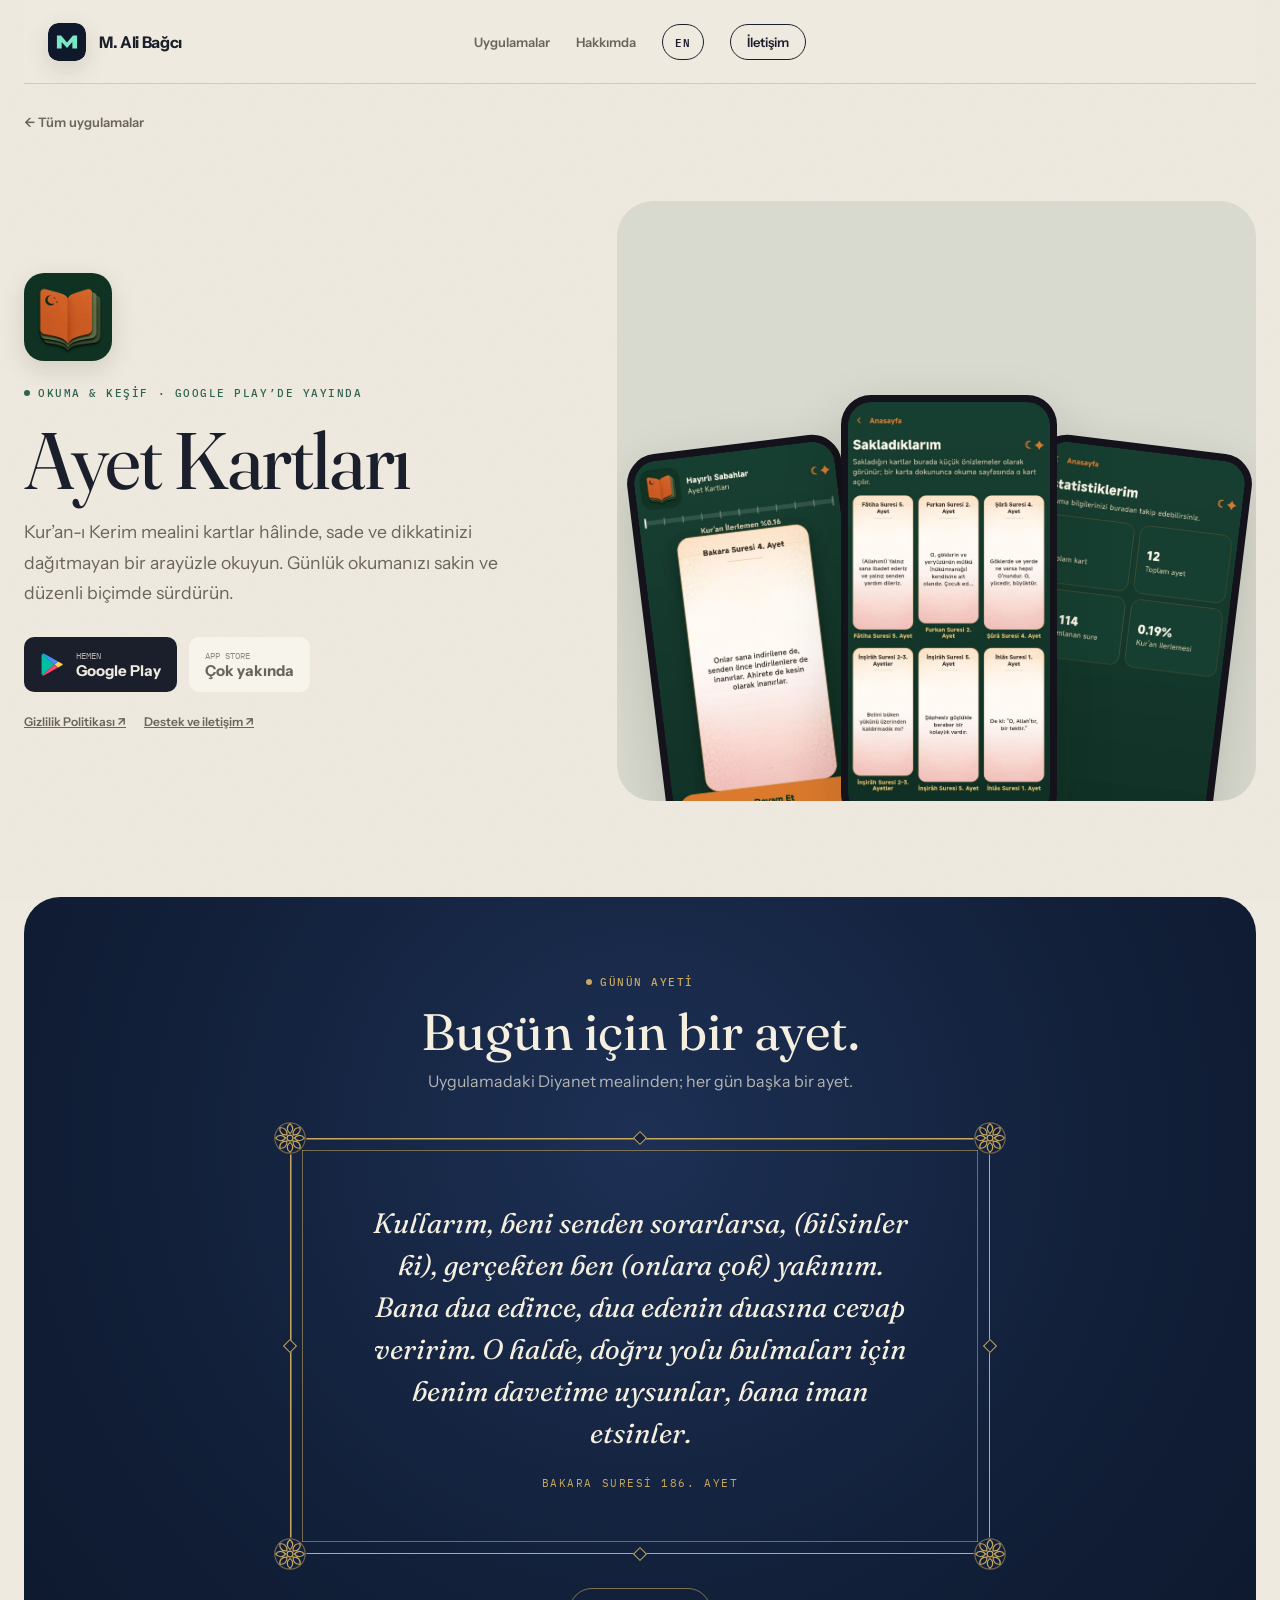
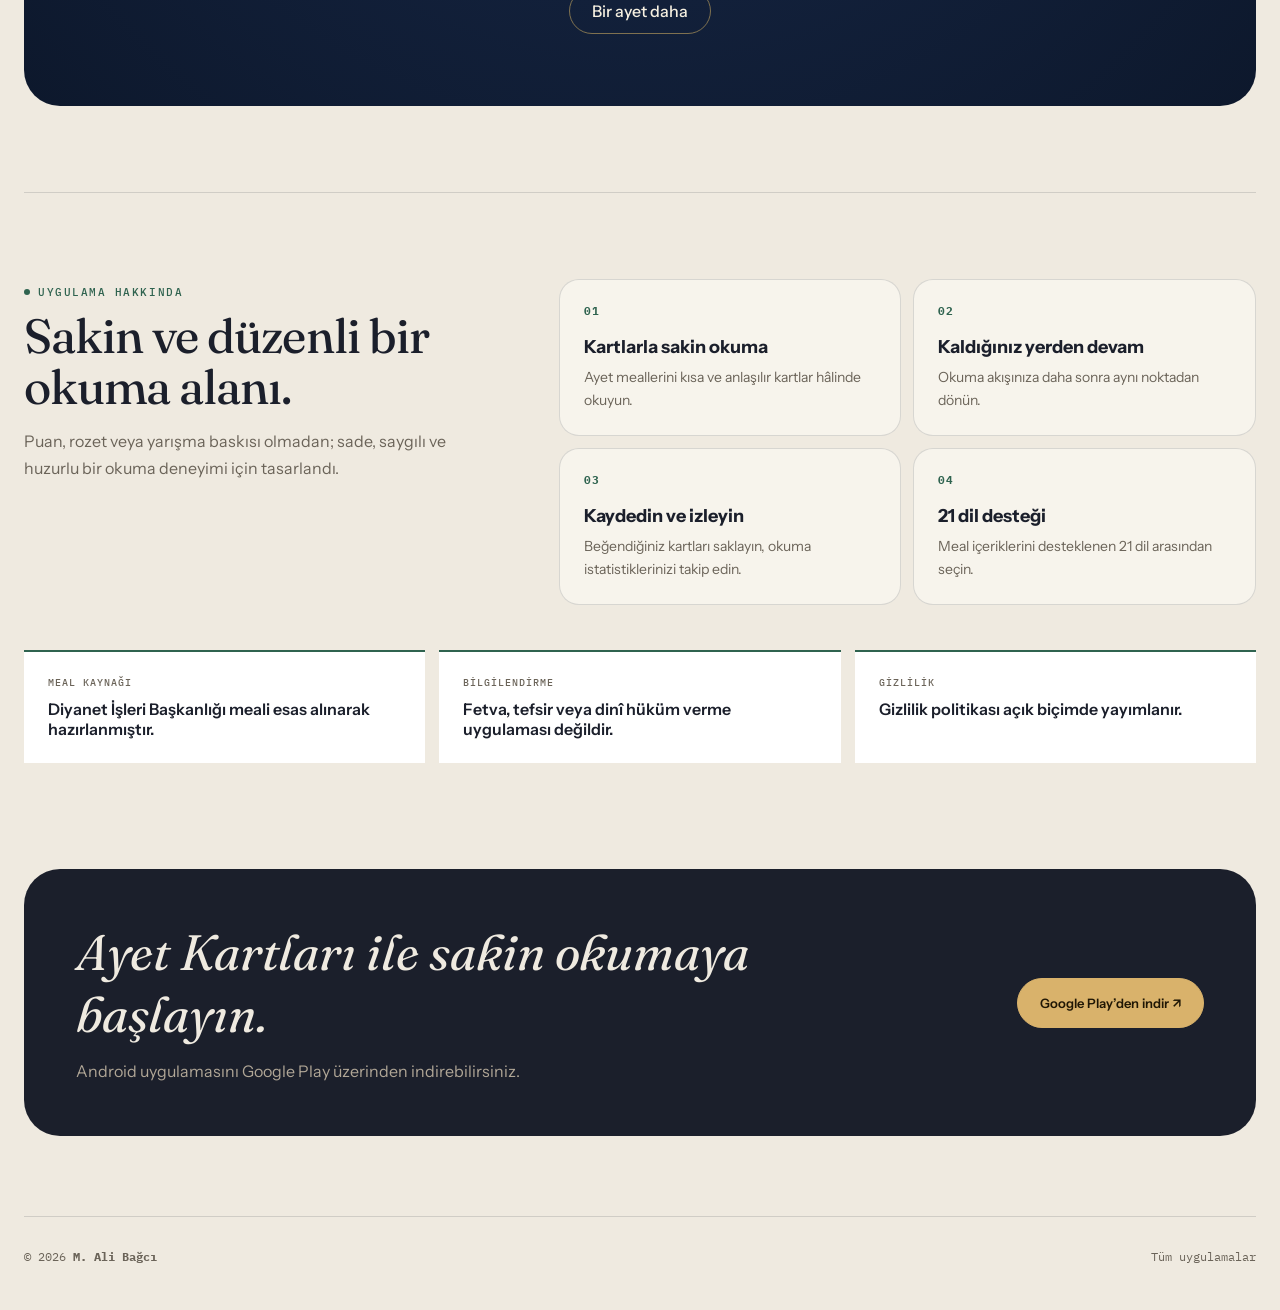
<file: ayet-kartlari/index.html>
<!doctype html>
<html lang="tr">
<head>
  <meta charset="utf-8">
  <meta name="viewport" content="width=device-width,initial-scale=1">
  <title>Ayet Kartları — M. Ali Bağcı</title>
  <meta name="description" content="Kur’an-ı Kerim mealini sade kartlarla okuyun; kaldığınız yerden devam edin, kartları kaydedin ve okuma istatistiklerinizi takip edin.">
  <meta name="theme-color" content="#efeae0">
  <link rel="canonical" href="https://malibag.github.io/ayet-kartlari/">
  <meta property="og:type" content="website"><meta property="og:locale" content="tr_TR">
  <meta property="og:title" content="Ayet Kartları — M. Ali Bağcı"><meta property="og:description" content="Kur’an-ı Kerim mealini sade kartlarla okuyun; kaldığınız yerden devam edin, kartları kaydedin ve okuma istatistiklerinizi takip edin.">
  <meta property="og:url" content="https://malibag.github.io/ayet-kartlari/"><meta property="og:image" content="https://malibag.github.io/assets/social/ayet-kartlari.jpg">
  <meta name="twitter:card" content="summary_large_image"><meta name="twitter:title" content="Ayet Kartları — M. Ali Bağcı">
  <meta name="twitter:description" content="Kur’an-ı Kerim mealini sade kartlarla okuyun; kaldığınız yerden devam edin, kartları kaydedin ve okuma istatistiklerinizi takip edin."><meta name="twitter:image" content="https://malibag.github.io/assets/social/ayet-kartlari.jpg">
  <link rel="icon" href="../assets/mark.svg" type="image/svg+xml">
  <link rel="preconnect" href="https://fonts.googleapis.com"><link rel="preconnect" href="https://fonts.gstatic.com" crossorigin>
  <link href="https://fonts.googleapis.com/css2?family=Fraunces:ital,opsz,wght@0,9..144,340;0,9..144,400;0,9..144,440;0,9..144,500;1,9..144,380;1,9..144,400&family=Instrument+Sans:wght@400;500;600;700&family=IBM+Plex+Mono:wght@400;500&display=swap" rel="stylesheet"><link rel="stylesheet" href="../style.css?v=10">
  <link rel="stylesheet" href="ayet.css?v=1">
  <script type="application/ld+json">{"@context":"https://schema.org","@type":"SoftwareApplication","name":"Ayet Kartları","description":"Kur’an-ı Kerim mealini sade kartlarla okuyun; kaldığınız yerden devam edin, kartları kaydedin ve okuma istatistiklerinizi takip edin.","applicationCategory":"MobileApplication","operatingSystem":"Android","url":"https://malibag.github.io/ayet-kartlari/","image":"https://malibag.github.io/assets/social/ayet-kartlari.jpg","author":{"@type":"Person","name":"M. Ali Bağcı","email":"bagcimuhammetali@gmail.com"}}</script>
</head>
<body>
  <div class="shell">
    <header class="site-header"><a class="brand" href="../"><img src="../assets/mark.svg" alt="" width="42" height="42"><span>M. Ali Bağcı</span></a><nav class="site-nav" aria-label="Ana menü"><a href="../#uygulamalar">Uygulamalar</a><a href="../#hakkimda">Hakkımda</a><a class="nav-contact" href="mailto:bagcimuhammetali@gmail.com">İletişim</a></nav></header>
    <main class="detail-main">
      <a class="back-link" href="../">← Tüm uygulamalar</a>
      <section class="detail-hero" style="--accent:#2f634f">
        <div class="detail-copy-block">
          <img class="detail-icon" src="../assets/icons/ayet-kartlari.png" alt="Ayet Kartları uygulama simgesi" width="92" height="92">
          <span class="eyebrow" style="margin-top:25px">Okuma &amp; keşif · Google Play’de yayında</span>
          <h1>Ayet Kartları</h1><p class="detail-lead">Kur’an-ı Kerim mealini kartlar hâlinde, sade ve dikkatinizi dağıtmayan bir arayüzle okuyun. Günlük okumanızı sakin ve düzenli biçimde sürdürün.</p>
          <div class="store-row"><a class="store-badge" href="https://play.google.com/store/apps/details?id=com.ayetkartlari.app" target="_blank" rel="noopener" aria-label="Ayet Kartları uygulamasını Google Play’den indirin"><svg viewBox="0 0 32 32" aria-hidden="true"><path fill="#00bfa5" d="M3 2.7 18.7 16 3 29.3c-.6-.5-1-1.3-1-2.2V4.9c0-.9.4-1.7 1-2.2Z"/><path fill="#ffd44b" d="m18.7 16 4.5-3.8 5.1 2.9c1 .6 1 1.3 0 1.8l-5.1 2.9-4.5-3.8Z"/><path fill="#ff4867" d="M3 29.3 18.7 16l4.5 3.8L5.4 29.9c-.8.5-1.7.2-2.4-.6Z"/><path fill="#4e8cff" d="M3 2.7c.7-.8 1.6-1.1 2.4-.6l17.8 10.1-4.5 3.8L3 2.7Z"/></svg><span><small>HEMEN</small><strong>Google Play</strong></span></a><span class="store-badge disabled"><span><small>APP STORE</small><strong>Çok yakında</strong></span></span></div>
          <div class="detail-links"><a href="https://malibag.github.io/ayet-kartlari-gizlilik/">Gizlilik Politikası ↗</a><a href="mailto:bagcimuhammetali@gmail.com?subject=Ayet Kartları">Destek ve iletişim ↗</a></div>
        </div>
        <div class="detail-gallery" aria-label="Ayet Kartları uygulama ekranları"><figure class="phone"><img src="../assets/screenshots/ayet-kartlari/ana-sayfa.webp" alt="Ayet kartlarını keşfedin" width="610" height="1210" loading="eager"></figure><figure class="phone"><img src="../assets/screenshots/ayet-kartlari/sakladiklarim.webp" alt="Önemli kartları saklayın" width="610" height="1210" loading="lazy"></figure><figure class="phone"><img src="../assets/screenshots/ayet-kartlari/istatistiklerim.webp" alt="Okuma ilerlemenizi görün" width="610" height="1210" loading="lazy"></figure></div>
      </section>
      <section class="tezhip" aria-labelledby="ayet-baslik">
        <svg width="0" height="0" style="position:absolute" aria-hidden="true"><symbol id="tz-gul" viewBox="-14 -14 28 28"><circle r="13.5" fill="#12203a"/><g fill="none" stroke="currentColor" stroke-width="1"><circle r="12.5" stroke-opacity=".5"/><circle r="2.4"/><path id="tz-yaprak" d="M0-3.6C3-6 3-9.6 0-11.8C-3-9.6-3-6 0-3.6Z"/><use href="#tz-yaprak" transform="rotate(45)"/><use href="#tz-yaprak" transform="rotate(90)"/><use href="#tz-yaprak" transform="rotate(135)"/><use href="#tz-yaprak" transform="rotate(180)"/><use href="#tz-yaprak" transform="rotate(225)"/><use href="#tz-yaprak" transform="rotate(270)"/><use href="#tz-yaprak" transform="rotate(315)"/></g></symbol></svg>
        <span class="eyebrow">Günün ayeti</span>
        <h2 id="ayet-baslik">Bugün için bir ayet.</h2>
        <p class="tz-sub">Uygulamadaki Diyanet mealinden; her gün başka bir ayet.</p>
        <div class="tz-frame">
          <span class="tz-ring" aria-hidden="true"></span><span class="tz-ring inner" aria-hidden="true"></span>
          <svg class="tz-rose tl" aria-hidden="true"><use href="#tz-gul"/></svg><svg class="tz-rose tr" aria-hidden="true"><use href="#tz-gul"/></svg><svg class="tz-rose bl" aria-hidden="true"><use href="#tz-gul"/></svg><svg class="tz-rose br" aria-hidden="true"><use href="#tz-gul"/></svg>
          <span class="tz-gem t" aria-hidden="true"></span><span class="tz-gem b" aria-hidden="true"></span><span class="tz-gem l" aria-hidden="true"></span><span class="tz-gem r" aria-hidden="true"></span>
          <div class="tz-card" aria-live="polite">
            <figure class="tz-face front"><blockquote class="tz-meal"></blockquote><figcaption class="tz-ref"></figcaption></figure>
            <figure class="tz-face back"><blockquote class="tz-meal"></blockquote><figcaption class="tz-ref"></figcaption></figure>
          </div>
        </div>
        <button class="tz-more" type="button">Bir ayet daha</button>
      </section>
      <section class="detail-section" style="--accent:#2f634f">
        <div class="detail-intro"><div><span class="eyebrow">Uygulama hakkında</span><h2>Sakin ve düzenli bir okuma alanı.</h2><p>Puan, rozet veya yarışma baskısı olmadan; sade, saygılı ve huzurlu bir okuma deneyimi için tasarlandı.</p></div><div class="feature-list"><article class="feature-item"><b>01</b><strong>Kartlarla sakin okuma</strong><p>Ayet meallerini kısa ve anlaşılır kartlar hâlinde okuyun.</p></article><article class="feature-item"><b>02</b><strong>Kaldığınız yerden devam</strong><p>Okuma akışınıza daha sonra aynı noktadan dönün.</p></article><article class="feature-item"><b>03</b><strong>Kaydedin ve izleyin</strong><p>Beğendiğiniz kartları saklayın, okuma istatistiklerinizi takip edin.</p></article><article class="feature-item"><b>04</b><strong>21 dil desteği</strong><p>Meal içeriklerini desteklenen 21 dil arasından seçin.</p></article></div></div>
        <div class="trust-grid"><article class="trust-card"><span>Meal kaynağı</span><strong>Diyanet İşleri Başkanlığı meali esas alınarak hazırlanmıştır.</strong></article><article class="trust-card"><span>Bilgilendirme</span><strong>Fetva, tefsir veya dinî hüküm verme uygulaması değildir.</strong></article><article class="trust-card"><span>Gizlilik</span><strong>Gizlilik politikası açık biçimde yayımlanır.</strong></article></div>
      </section>
      <section class="final-cta"><div><h2>Ayet Kartları ile sakin okumaya başlayın.</h2><p>Android uygulamasını Google Play üzerinden indirebilirsiniz.</p></div><a class="button light" href="https://play.google.com/store/apps/details?id=com.ayetkartlari.app" target="_blank" rel="noopener">Google Play’den indir ↗</a></section>
    </main>
    <footer class="footer"><span>© 2026 <strong>M. Ali Bağcı</strong></span><a href="../">Tüm uygulamalar</a></footer>
  </div>
  <script src="../i18n.js?v=13" defer></script>
  <script src="ayet.js?v=1" defer></script>
</body>
</html>
</file>
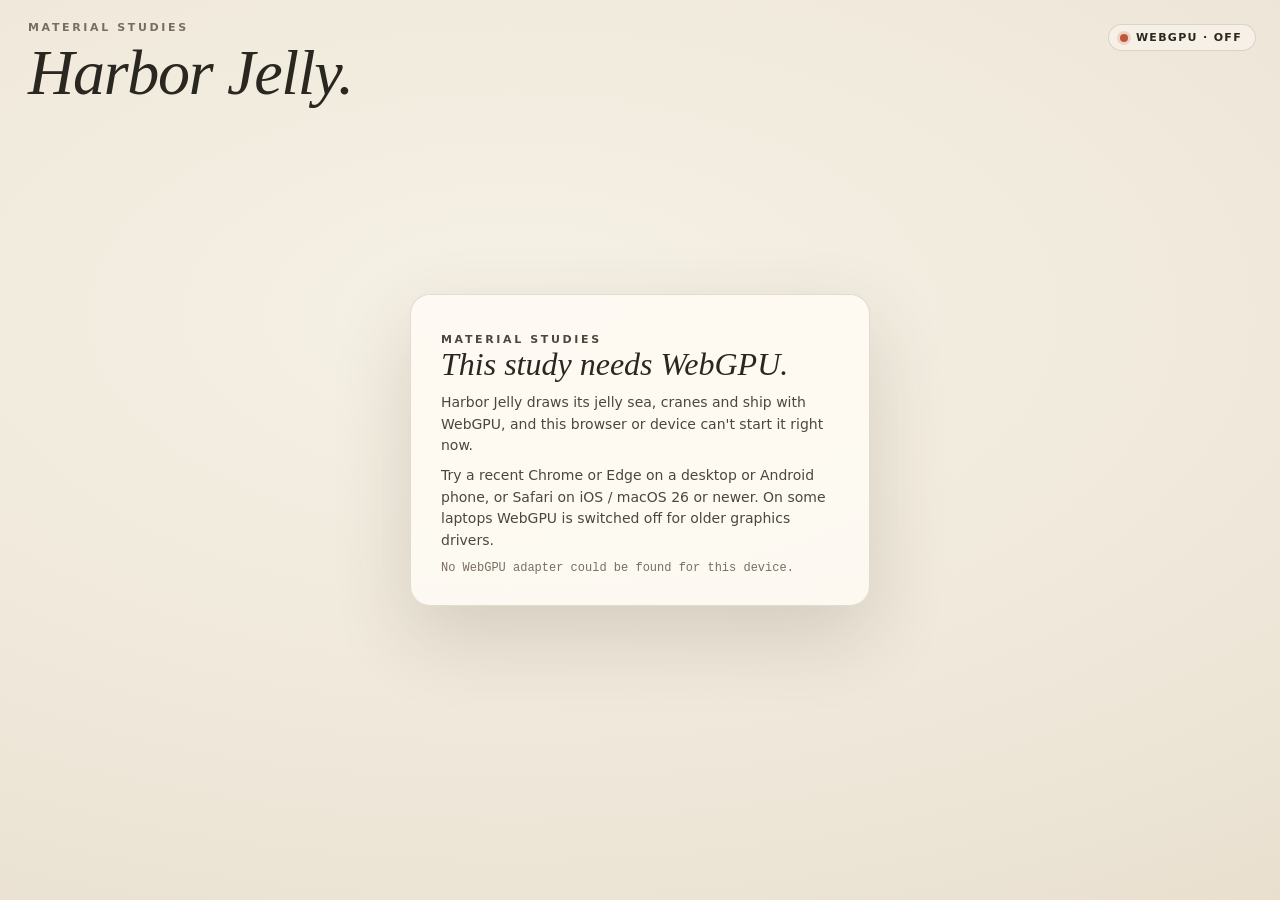
<file: deneme1/index.html>
<!doctype html>
<html lang="en">
<head>
<meta charset="utf-8">
<meta name="viewport" content="width=device-width,initial-scale=1,viewport-fit=cover">
<title>Harbor Jelly — Material Studies</title>
<meta name="description" content="Material Studies: a small working container harbour set inside a wobbly block of translucent jelly sea. Interactive WebGPU diorama.">
<meta name="robots" content="noindex, nofollow">
<meta name="color-scheme" content="light">
<meta name="theme-color" content="#efe8da">
<link rel="icon" href="data:,">
<style>
  :root {
    --paper: #efe8da; --paper-2: #e6dccb; --ink: #2a2620; --muted: #776d60; --line: rgba(42, 38, 32, .14);
    --accent: #1f7a6c; --glass: rgba(250, 246, 238, .62);
    --serif: "Iowan Old Style", "Palatino Linotype", Palatino, "Book Antiqua", Georgia, "Times New Roman", serif;
    --sans: ui-sans-serif, system-ui, -apple-system, "Segoe UI", Roboto, "Helvetica Neue", Arial, sans-serif;
    --mono: ui-monospace, "SF Mono", Menlo, Consolas, "Liberation Mono", monospace;
    color-scheme: light;
  }
  * { box-sizing: border-box; }
  html, body { height: 100%; margin: 0; overflow: hidden; overscroll-behavior: none; }
  body {
    background: radial-gradient(120% 90% at 40% 35%, #f6f1e6 0, var(--paper) 55%, var(--paper-2) 100%);
    color: var(--ink); font: 14px/1.45 var(--sans); -webkit-font-smoothing: antialiased;
  }
  canvas#view { position: fixed; inset: 0; width: 100%; height: 100%; display: block; touch-action: none; outline: none; cursor: grab; }
  canvas#view.dragging { cursor: grabbing; }
  canvas#view.over-water { cursor: crosshair; }
  canvas#view.over-buoy { cursor: pointer; }
  canvas#view.over-side { cursor: ns-resize; }

  .masthead { position: fixed; top: max(22px, env(safe-area-inset-top)); left: 28px; pointer-events: none; }
  .eyebrow { margin: 0; font: 600 11px/1 var(--sans); letter-spacing: .24em; text-transform: uppercase; color: var(--muted); }
  h1 { margin: 10px 0 0; font: italic 400 clamp(2.4rem, 1.6rem + 3vw, 4.2rem)/.95 var(--serif); letter-spacing: -.02em; }

  .pill {
    position: fixed; top: max(24px, env(safe-area-inset-top)); right: 24px; z-index: 3;
    display: inline-flex; align-items: center; gap: 8px; padding: 7px 13px 7px 11px;
    border: 1px solid var(--line); border-radius: 99px; background: var(--glass);
    -webkit-backdrop-filter: blur(10px); backdrop-filter: blur(10px);
    font: 600 11px/1 var(--sans); letter-spacing: .12em; text-transform: uppercase;
  }
  .pill i { width: 8px; height: 8px; border-radius: 50%; background: #2fae6b; box-shadow: 0 0 0 3px rgba(47, 174, 107, .18); }
  .pill.off i { background: #c0563b; box-shadow: 0 0 0 3px rgba(192, 86, 59, .18); }
  .pill.wait i { background: #c8a23a; }

  .panel {
    position: fixed; top: 76px; right: 24px; z-index: 2; width: 292px; max-height: calc(100% - 140px); overflow: auto;
    padding: 18px 18px 16px; border: 1px solid var(--line); border-radius: 18px; background: var(--glass);
    -webkit-backdrop-filter: blur(18px) saturate(1.2); backdrop-filter: blur(18px) saturate(1.2);
    box-shadow: 0 18px 50px rgba(60, 45, 25, .12);
  }
  .panel section + section, .panel .tally, .panel .row.small { margin-top: 16px; }
  .label { margin: 0 0 8px; font: 600 10.5px/1 var(--sans); letter-spacing: .2em; text-transform: uppercase; color: var(--muted); }
  .status { margin: 0; font: italic 400 1.35rem/1.15 var(--serif); }
  .meter { height: 4px; margin: 10px 0 12px; border-radius: 4px; background: rgba(42, 38, 32, .1); overflow: hidden; }
  .meter i { display: block; height: 100%; width: 0; border-radius: 4px; background: linear-gradient(90deg, #6fb7a8, #1f7a6c); transition: width .25s linear; }
  .row { display: flex; flex-wrap: wrap; gap: 6px; }
  button {
    font: 600 12.5px/1 var(--sans); color: var(--ink); padding: 9px 12px; border-radius: 10px;
    border: 1px solid var(--line); background: rgba(255, 255, 255, .7); cursor: pointer;
    transition: background .15s ease, border-color .15s ease, opacity .15s ease;
  }
  button:hover:not(:disabled) { background: #fff; border-color: rgba(42, 38, 32, .3); }
  button:focus-visible { outline: 2px solid var(--accent); outline-offset: 2px; }
  button:disabled { opacity: .45; cursor: default; }
  button.primary { background: var(--ink); color: #f6f0e4; border-color: var(--ink); }
  button.primary:hover:not(:disabled) { background: #3b352c; }
  button[aria-pressed="true"] { background: rgba(31, 122, 108, .12); border-color: rgba(31, 122, 108, .4); }
  .row.small button { padding: 7px 9px; font-size: 11.5px; }
  .tally { display: grid; grid-template-columns: repeat(3, 1fr); gap: 6px; margin: 0; }
  .tally div { padding: 9px 10px; border-radius: 10px; background: rgba(255, 255, 255, .45); }
  .tally dt { font: 600 9.5px/1.2 var(--sans); letter-spacing: .12em; text-transform: uppercase; color: var(--muted); }
  .tally dd { margin: 4px 0 0; font: 400 1.25rem/1 var(--serif); font-variant-numeric: tabular-nums; }
  .swatches { display: flex; gap: 6px; }
  .swatches button { display: inline-flex; align-items: center; gap: 7px; padding: 7px 9px; font-weight: 500; }
  .swatches i { width: 14px; height: 14px; border-radius: 50%; background: var(--c); box-shadow: inset 0 0 0 1px rgba(0, 0, 0, .12); }
  .swatches button[aria-checked="true"] { border-color: var(--ink); background: #fff; }
  .sliders label { display: grid; grid-template-columns: 1fr auto; align-items: center; gap: 2px 8px; margin-top: 8px; font-size: 12.5px; }
  .sliders input { grid-column: 1 / -1; width: 100%; accent-color: var(--accent); }
  .sliders output { font: 11px/1 var(--mono); color: var(--muted); }
  .sheet-handle { display: none; }

  .howto { position: fixed; left: 28px; bottom: max(20px, env(safe-area-inset-bottom)); max-width: min(620px, calc(100% - 360px)); margin: 0; color: var(--muted); font-size: 12.5px; pointer-events: none; }
  .howto b { color: var(--ink); font: 600 10.5px/1 var(--sans); letter-spacing: .2em; text-transform: uppercase; margin-right: 8px; }

  .fallback { position: fixed; inset: 0; z-index: 5; display: grid; place-items: center; padding: 24px; }
  .fallback[hidden] { display: none; }
  .fallback .card { max-width: 460px; padding: 28px 30px; border: 1px solid var(--line); border-radius: 20px; background: rgba(255, 252, 245, .86); box-shadow: 0 30px 80px rgba(60, 45, 25, .16); }
  .fallback h2 { margin: 0 0 10px; font: italic 400 2rem/1.05 var(--serif); }
  .fallback p { margin: 8px 0 0; color: #4d463c; line-height: 1.55; }
  .fallback .why { font: 12px/1.4 var(--mono); color: var(--muted); }
  body.no-gpu .panel, body.no-gpu .howto, body.no-gpu canvas#view { display: none; }

  @media (max-width: 760px) {
    .masthead { left: 18px; top: max(16px, env(safe-area-inset-top)); }
    h1 { font-size: 2.3rem; }
    .pill { top: max(18px, env(safe-area-inset-top)); right: 14px; padding: 6px 10px; font-size: 10px; }
    .howto { display: none; }
    .panel {
      top: auto; right: 0; left: 0; bottom: 0; width: auto; max-height: 72%; border-radius: 20px 20px 0 0;
      padding: 8px 16px calc(14px + env(safe-area-inset-bottom)); transform: translateY(calc(100% - var(--peek, 172px)));
      transition: transform .35s cubic-bezier(.2, .8, .2, 1);
    }
    .panel.open { transform: none; }
    .sheet-handle { display: block; width: 100%; margin: 0 0 6px; padding: 8px 0 6px; border: 0; background: none; font: 600 10.5px/1 var(--sans); letter-spacing: .18em; text-transform: uppercase; color: var(--muted); }
    .sheet-handle::before { content: ""; display: block; width: 38px; height: 4px; margin: 0 auto 7px; border-radius: 4px; background: rgba(42, 38, 32, .25); }
    .status { font-size: 1.15rem; }
  }
  @media (prefers-reduced-motion: reduce) { .panel, .meter i { transition: none; } }
</style>
</head>
<body>
<canvas id="view" tabindex="0" role="img" aria-label="Harbor Jelly: a container harbour, fishing quay and hillside town inside a translucent block of jelly sea. A feeder ship is worked by two cranes, sails a lap of the harbour and is pushed back alongside by a tug."></canvas>

<header class="masthead">
  <p class="eyebrow">Material Studies</p>
  <h1>Harbor Jelly.</h1>
</header>
<div class="pill wait" id="pill" role="status"><i aria-hidden="true"></i><span id="pillText">WebGPU · Starting</span></div>

<aside class="panel" id="panel" aria-label="Controls">
  <button class="sheet-handle" id="sheetHandle" type="button" aria-expanded="false" aria-controls="panel">Controls</button>
  <section aria-labelledby="shipLabel">
    <p class="label" id="shipLabel">The ship</p>
    <p class="status" id="status" aria-live="polite">Unloading 0 / 8</p>
    <div class="meter" role="meter" aria-label="Harbour activity" aria-valuemin="0" aria-valuemax="100" aria-valuenow="0" id="meterBox"><i id="meter"></i></div>
    <div class="row">
      <button class="primary" id="castBtn" type="button">Cast off</button>
      <button id="hornBtn" type="button" aria-keyshortcuts="Space">Horn</button>
      <button id="feedBtn" type="button">Feed the fish</button>
    </div>
  </section>
  <dl class="tally">
    <div><dt>Boxes moved</dt><dd id="tMoved">0</dd></div>
    <div><dt>Voyages</dt><dd id="tVoy">0</dd></div>
    <div><dt>Fed</dt><dd id="tFed">0</dd></div>
  </dl>
  <section>
    <p class="label" id="flavLabel">Flavour</p>
    <div class="swatches" role="radiogroup" aria-labelledby="flavLabel">
      <button type="button" role="radio" aria-checked="true" data-flavour="seaglass"><i style="--c:#76cdb9"></i>Sea glass</button>
      <button type="button" role="radio" aria-checked="false" data-flavour="blueberry"><i style="--c:#3447a6"></i>Blueberry</button>
      <button type="button" role="radio" aria-checked="false" data-flavour="lime"><i style="--c:#a3cf45"></i>Lime</button>
    </div>
  </section>
  <section class="sliders">
    <label>Firmness <output id="firmOut">50%</output><input type="range" id="firm" min="0" max="100" step="1" value="50"></label>
    <label>Wave damping <output id="dampOut">35%</output><input type="range" id="damp" min="0" max="100" step="1" value="35"></label>
    <label>Tide <output id="tideOut">0 cm</output><input type="range" id="tide" min="-10" max="10" step="1" value="0"></label>
  </section>
  <div class="row small">
    <button id="resetBtn" type="button">Reset</button>
    <button id="pauseBtn" type="button" aria-pressed="false">Pause</button>
    <button id="soundBtn" type="button" aria-pressed="true">Sound on</button>
    <button id="viewBtn" type="button">Reset view</button>
  </div>
</aside>

<p class="howto"><b>How to play</b>Drag the water to make waves · drag the block's side to tip it · pick up a lifebuoy and throw it · drag empty space (or right-drag) to orbit, scroll or pinch to zoom · Space sounds the horn.</p>

<div class="fallback" id="fallback" hidden>
  <div class="card" role="alert">
    <p class="eyebrow">Material Studies</p>
    <h2>This study needs WebGPU.</h2>
    <p>Harbor Jelly draws its jelly sea, cranes and ship with WebGPU, and this browser or device can't start it right now.</p>
    <p>Try a recent Chrome or Edge on a desktop or Android phone, or Safari on iOS / macOS 26 or newer. On some laptops WebGPU is switched off for older graphics drivers.</p>
    <p class="why" id="whyText"></p>
  </div>
</div>

<script id="harbor-core">
// ===== Harbor Jelly core: layout, terrain, shallow-water sim, choreography, collision geometry =====
// Pure JS (no DOM, no GPU) so the node test can run it headless.
(function (G) {
  "use strict";
  const B = 2.6;                 // block half size (5.2 × 5.2)
  const QUAY_Z = -0.55;          // quay wall face (water for z > QUAY_Z)
  const LAND_Y = 0.12;           // quay / yard level
  const BOTTOM_Y = -1.0;         // block bottom
  const HILL_Z0 = -1.78;         // hill starts climbing here
  const BW = { x0: 1.02, x1: 2.6, z: 0.8 };       // breakwater axis
  const LH = { x: 1.02, z: 0.8 };                 // lighthouse head
  const PIER = { x0: 1.83, x1: 1.97, z0: QUAY_Z, z1: 0.36 };
  const FISH_SPLIT_X = 0.62;     // terminal (left) | fishing quay (right)

  const clamp = (v, a, b) => (v < a ? a : v > b ? b : v);
  const lerp = (a, b, t) => a + (b - a) * t;
  const sstep = (a, b, x) => { const t = clamp((x - a) / (b - a), 0, 1); return t * t * (3 - 2 * t); };
  const ease = (t) => { t = clamp(t, 0, 1); return t * t * t * (t * (t * 6 - 15) + 10); };
  const angWrap = (a) => { while (a > Math.PI) a -= 2 * Math.PI; while (a < -Math.PI) a += 2 * Math.PI; return a; };

  function rng(seed) { let s = seed >>> 0; return () => { s = (s + 0x6d2b79f5) >>> 0; let t = s; t = Math.imul(t ^ (t >>> 15), t | 1); t ^= t + Math.imul(t ^ (t >>> 7), t | 61); return ((t ^ (t >>> 14)) >>> 0) / 4294967296; }; }
  function hash2(x, z) { const s = Math.sin(x * 127.1 + z * 311.7) * 43758.5453; return s - Math.floor(s); }
  function noise2(x, z) {
    const xi = Math.floor(x), zi = Math.floor(z), xf = x - xi, zf = z - zi;
    const u = xf * xf * (3 - 2 * xf), v = zf * zf * (3 - 2 * zf);
    const a = hash2(xi, zi), b = hash2(xi + 1, zi), c = hash2(xi, zi + 1), d = hash2(xi + 1, zi + 1);
    return lerp(lerp(a, b, u), lerp(c, d, u), v) * 2 - 1;
  }
  function distSeg(px, pz, ax, az, bx, bz) {
    const vx = bx - ax, vz = bz - az; const t = clamp(((px - ax) * vx + (pz - az) * vz) / (vx * vx + vz * vz), 0, 1);
    const dx = px - (ax + vx * t), dz = pz - (az + vz * t); return Math.hypot(dx, dz);
  }
  function breakwaterDist(x, z) { return Math.min(distSeg(x, z, BW.x0, BW.z, BW.x1 + 0.2, BW.z), Math.hypot(x - LH.x, z - LH.z) - 0.05); }

  // Ground height (seabed under water, land above). Land is flat at LAND_Y and climbs a hill at the back.
  function terrainH(x, z) {
    if (z < QUAY_Z) {
      const t = sstep(HILL_Z0, -B, z);
      return LAND_Y + 0.42 * t + 0.025 * t * noise2(x * 2.2, z * 2.2);
    }
    let h = -0.5 + 0.035 * noise2(x * 1.4 + 3, z * 1.4) + 0.02 * noise2(x * 4.1, z * 3.7);
    if (x > BW.x0 && z < BW.z) h = lerp(h, -0.38, sstep(BW.x0, BW.x0 + 0.5, x) * 0.8); // fishing harbour shallower
    const d = breakwaterDist(x, z);
    h = Math.max(h, 0.17 - 1.6 * Math.max(0, d - 0.07) + 0.02 * noise2(x * 9, z * 9));
    return h;
  }
  const isWet = (x, z) => terrainH(x, z) < -0.03;

  // ---------------- shallow water (staggered, linear) ----------------
  class WaterSim {
    constructor(n = 100) {
      this.n = n; this.dx = (2 * B) / n;
      this.eta = new Float32Array(n * n); this.foam = new Float32Array(n * n);
      this.u = new Float32Array((n + 1) * n); this.v = new Float32Array(n * (n + 1));
      this.H = new Float32Array(n * n); this.wet = new Uint8Array(n * n); this.lap = new Float32Array(n * n);
      this.depth = new Float32Array(n * n);
      for (let j = 0; j < n; j++) for (let i = 0; i < n; i++) {
        const x = -B + (i + 0.5) * this.dx, z = -B + (j + 0.5) * this.dx; const h = terrainH(x, z);
        this.depth[j * n + i] = Math.max(0, -h);
        this.wet[j * n + i] = h < -0.03 ? 1 : 0; this.H[j * n + i] = clamp(-h, 0, 0.26);
      }
    }
    reset() { this.eta.fill(0); this.u.fill(0); this.v.fill(0); this.foam.fill(0); }
    // P: { g, damp, tension, fx, fz }  (fx, fz: tangential gravity from tipping)
    step(dt, P) {
      const { n, dx, eta, u, v, H, wet, lap } = this; const g = P.g, t = P.tension, k = Math.exp(-P.damp * dt);
      if (t > 0) {
        for (let j = 0; j < n; j++) for (let i = 0; i < n; i++) {
          const c = j * n + i; if (!wet[c]) { lap[c] = 0; continue; }
          const e = eta[c];
          const l = i > 0 && wet[c - 1] ? eta[c - 1] : e, r = i < n - 1 && wet[c + 1] ? eta[c + 1] : e;
          const d = j > 0 && wet[c - n] ? eta[c - n] : e, w = j < n - 1 && wet[c + n] ? eta[c + n] : e;
          lap[c] = (l + r + d + w - 4 * e) / (dx * dx);
        }
      }
      const n1 = n + 1;
      for (let j = 0; j < n; j++) {
        for (let i = 1; i < n; i++) {
          const a = j * n + i - 1, b = a + 1, f = j * n1 + i;
          if (wet[a] && wet[b]) {
            const acc = -g * (eta[b] - eta[a]) / dx + t * (lap[b] - lap[a]) / dx + P.fx;
            u[f] = (u[f] + dt * acc) * k;
          } else u[f] = 0;
        }
        u[j * n1] = 0; u[j * n1 + n] = 0;
      }
      for (let j = 1; j < n; j++) for (let i = 0; i < n; i++) {
        const a = (j - 1) * n + i, b = j * n + i, f = j * n + i;
        if (wet[a] && wet[b]) {
          const acc = -g * (eta[b] - eta[a]) / dx + t * (lap[b] - lap[a]) / dx + P.fz;
          v[f] = (v[f] + dt * acc) * k;
        } else v[f] = 0;
      }
      for (let i = 0; i < n; i++) { v[i] = 0; v[n * n + i] = 0; }
      for (let j = 0; j < n; j++) for (let i = 0; i < n; i++) {
        const c = j * n + i; if (!wet[c]) { eta[c] = 0; continue; }
        const hl = i > 0 ? 0.5 * (H[c] + H[c - 1]) : 0, hr = i < n - 1 ? 0.5 * (H[c] + H[c + 1]) : 0;
        const hd = j > 0 ? 0.5 * (H[c] + H[c - n]) : 0, hu = j < n - 1 ? 0.5 * (H[c] + H[c + n]) : 0;
        const div = (hr * u[j * n1 + i + 1] - hl * u[j * n1 + i] + hu * v[(j + 1) * n + i] - hd * v[j * n + i]) / dx;
        eta[c] = clamp(eta[c] - dt * div, -0.12, 0.12);
      }
    }
    decayFoam(dt) { const f = this.foam, k = Math.exp(-0.55 * dt); for (let i = 0; i < f.length; i++) f[i] *= k; }
    idx(x, z) { return [(x + B) / this.dx - 0.5, (z + B) / this.dx - 0.5]; }
    sample(arr, x, z) {
      const n = this.n; let [fx, fz] = this.idx(x, z); fx = clamp(fx, 0, n - 1.001); fz = clamp(fz, 0, n - 1.001);
      const i = Math.floor(fx), j = Math.floor(fz), a = fx - i, b = fz - j, c = j * n + i;
      return lerp(lerp(arr[c], arr[c + 1], a), lerp(arr[c + n], arr[c + n + 1], a), b);
    }
    height(x, z) { return this.sample(this.eta, x, z); }
    vel(x, z) {
      const n = this.n; let [fx, fz] = this.idx(x, z); const i = clamp(Math.round(fx), 0, n - 1), j = clamp(Math.round(fz), 0, n - 1);
      return [0.5 * (this.u[j * (n + 1) + i] + this.u[j * (n + 1) + i + 1]), 0.5 * (this.v[j * n + i] + this.v[(j + 1) * n + i])];
    }
    // Gaussian bump (amt in metres at the centre); also adds foam when foamAmt > 0.
    disturb(x, z, r, amt, foamAmt = 0) {
      const n = this.n, dx = this.dx; const [ci, cj] = this.idx(x, z); const R = Math.ceil(r * 2 / dx);
      for (let j = Math.max(0, Math.floor(cj) - R); j <= Math.min(n - 1, Math.ceil(cj) + R); j++)
        for (let i = Math.max(0, Math.floor(ci) - R); i <= Math.min(n - 1, Math.ceil(ci) + R); i++) {
          const c = j * n + i; if (!this.wet[c]) continue;
          const d2 = ((i - ci) * (i - ci) + (j - cj) * (j - cj)) * dx * dx; const w = Math.exp(-d2 / (r * r));
          this.eta[c] += amt * w; if (foamAmt) this.foam[c] = Math.min(1.5, this.foam[c] + foamAmt * w);
        }
    }
    // Hull footprint coupling: water is pushed where the hull arrives and fills in where it leaves.
    couple(fp, prev, strength, foamGain) {
      for (let c = 0; c < fp.length; c++) {
        const d = fp[c] - prev[c]; if (d === 0 || !this.wet[c]) continue;
        this.eta[c] -= d * strength;
        if (foamGain) this.foam[c] = Math.min(1.5, this.foam[c] + Math.abs(d) * foamGain);
      }
    }
  }

  // ---------------- poses and geometry helpers ----------------
  // pose { x, z, yaw }: local +x is forward (bow); world = c + R(yaw)·(lx, lz)
  function toWorld(p, lx, lz) { const c = Math.cos(p.yaw), s = Math.sin(p.yaw); return [p.x + lx * c - lz * s, p.z + lx * s + lz * c]; }
  function obbCorners(p, L, W) { return [toWorld(p, L / 2, W / 2), toWorld(p, L / 2, -W / 2), toWorld(p, -L / 2, -W / 2), toWorld(p, -L / 2, W / 2)]; }
  // Signed distance from a point to an oriented box (negative inside).
  function obbSD(p, L, W, x, z) {
    const c = Math.cos(p.yaw), s = Math.sin(p.yaw); const dx = x - p.x, dz = z - p.z;
    const lx = dx * c + dz * s, lz = -dx * s + dz * c; const qx = Math.abs(lx) - L / 2, qz = Math.abs(lz) - W / 2;
    return Math.hypot(Math.max(qx, 0), Math.max(qz, 0)) + Math.min(Math.max(qx, qz), 0);
  }
  // Overlap depth of two oriented boxes (> 0 overlapping, ≤ 0 = gap along the best separating axis).
  function obbOverlap(a, aL, aW, b, bL, bW) {
    const ca = obbCorners(a, aL, aW), cb = obbCorners(b, bL, bW);
    const axes = [a.yaw, a.yaw + Math.PI / 2, b.yaw, b.yaw + Math.PI / 2];
    let minPen = Infinity;
    for (const ang of axes) {
      const ax = Math.cos(ang), az = Math.sin(ang);
      let a0 = Infinity, a1 = -Infinity, b0 = Infinity, b1 = -Infinity;
      for (const [x, z] of ca) { const d = x * ax + z * az; a0 = Math.min(a0, d); a1 = Math.max(a1, d); }
      for (const [x, z] of cb) { const d = x * ax + z * az; b0 = Math.min(b0, d); b1 = Math.max(b1, d); }
      const pen = Math.min(a1, b1) - Math.max(a0, b0);
      if (pen <= 0) return pen;
      minPen = Math.min(minPen, pen);
    }
    return minPen;
  }

  // ---------------- ship, berth, path ----------------
  const SHIP = {
    L: 1.3, W: 0.28, draft: 0.1, deckY: 0.07, bays: 6, rows: 4, tiers: 2,
    bayX0: -0.33, bayDX: 0.158, rowDZ: 0.064, tierDY: 0.062, boxL: 0.148, boxW: 0.058, boxH: 0.058,
  };
  const TUG = { L: 0.32, W: 0.13, draft: 0.06 };
  const BERTH = { x: -1.05, z: QUAY_Z + 0.04 + SHIP.W / 2, yaw: 0 };
  const UNDOCK = { x: -1.06, z: -0.07, yaw: 0.36 };
  const APPROACH = { x: -1.05, z: 0.14, yaw: 0 };
  const TUG_HOME = { x: 1.3, z: 0.12, yaw: Math.PI };
  const TUG_STANDBY = { x: -0.25, z: 0.86, yaw: Math.PI };
  const LAP = [[UNDOCK.x, UNDOCK.z], [-0.25, 0.3], [0.22, 0.98], [0.6, 1.55], [0.28, 2.06], [-0.5, 2.2], [-1.45, 2.02], [-1.9, 1.4], [-1.85, 0.68], [-1.48, 0.26], [APPROACH.x, APPROACH.z]];
  const YACHTS = [{ x: -0.62, z: 1.2, stripe: 0, r: 0.24 }, { x: -0.04, z: 1.72, stripe: 1, r: 0.24 }];
  const BUOYS = [ // yellow moorings (yachts hang off the first two) + a spare + the green channel buoy
    { x: -0.62, z: 1.06, kind: 0 }, { x: -0.04, z: 1.58, kind: 0 }, { x: -1.0, z: 1.25, kind: 0 }, { x: 1.62, z: 1.22, kind: 1 },
  ];
  const BOATS = [{ x: 1.7, z: -0.1, yaw: Math.PI / 2 }, { x: 2.1, z: 0.05, yaw: -Math.PI / 2 }]; // moored along the pier

  function buildPath(pts, startYaw, endYaw) {
    const P = pts.map((p) => p.slice());
    const first = [P[0][0] - Math.cos(startYaw) * 0.5, P[0][1] - Math.sin(startYaw) * 0.5];
    const last = [P[P.length - 1][0] + Math.cos(endYaw) * 0.5, P[P.length - 1][1] + Math.sin(endYaw) * 0.5];
    const C = [first, ...P, last];
    const out = [];
    for (let i = 1; i < C.length - 2; i++) {
      const p0 = C[i - 1], p1 = C[i], p2 = C[i + 1], p3 = C[i + 2];
      for (let k = 0; k < 60; k++) {
        const t = k / 60, t2 = t * t, t3 = t2 * t;
        const f = (a, b, c, d) => 0.5 * (2 * b + (-a + c) * t + (2 * a - 5 * b + 4 * c - d) * t2 + (-a + 3 * b - 3 * c + d) * t3);
        out.push([f(p0[0], p1[0], p2[0], p3[0]), f(p0[1], p1[1], p2[1], p3[1])]);
      }
    }
    out.push(P[P.length - 1]);
    const s = [0]; for (let i = 1; i < out.length; i++) s.push(s[i - 1] + Math.hypot(out[i][0] - out[i - 1][0], out[i][1] - out[i - 1][1]));
    return { pts: out, s, length: s[s.length - 1] };
  }
  const LAP_PATH = buildPath(LAP, UNDOCK.yaw, APPROACH.yaw);
  function pathPose(path, dist) {
    const { pts, s } = path; dist = clamp(dist, 0, path.length);
    let lo = 0, hi = s.length - 1; while (hi - lo > 1) { const m = (lo + hi) >> 1; if (s[m] <= dist) lo = m; else hi = m; }
    const t = (dist - s[lo]) / Math.max(1e-6, s[hi] - s[lo]);
    const x = lerp(pts[lo][0], pts[hi][0], t), z = lerp(pts[lo][1], pts[hi][1], t);
    const a = pts[Math.max(0, lo - 2)], b = pts[Math.min(pts.length - 1, hi + 2)];
    return { x, z, yaw: Math.atan2(b[1] - a[1], b[0] - a[0]) };
  }

  // ---------------- containers, slots ----------------
  const LIVERIES = [
    [0.13, 0.36, 0.62], [0.74, 0.16, 0.14], [0.16, 0.5, 0.33], [0.9, 0.48, 0.12], [0.55, 0.57, 0.6],
    [0.12, 0.55, 0.58], [0.93, 0.76, 0.18], [0.5, 0.29, 0.18], [0.9, 0.9, 0.88], [0.16, 0.2, 0.38],
  ];
  const RAIL_Z = [-0.62, -1.0];
  const CRANE = { legW: 0.34, sep: 0.44, railY: LAND_Y, girderY: 0.53, safeY: 0.4, parkTZ: -0.98, minTZ: -1.3, maxTZ: -0.12 };
  const TRANSFER = {
    A: { xs: [-2.24, -2.08, -1.92, -1.76], rows: [-1.1, -1.17] },
    B: { xs: [-0.36, -0.2, -0.04, 0.12], rows: [-1.1, -1.17] },
  };
  const BAYS = { A: [0, 1], B: [5, 4] };
  const PARK_X = { A: -1.98, B: 0.02 };

  // ---------------- choreography ----------------
  class Harbor {
    constructor(opts = {}) {
      this.seed = opts.seed ?? 7;
      this.events = []; this.tally = { moved: 0, voyages: 0 };
      this.bob = { heave: 0, pitch: 0, roll: 0 }; // set by the renderer from the water (0 in tests)
      this.reset();
    }
    reset() {
      this.rand = rng(this.seed);
      this.t = 0; this.events.length = 0; this.tally.moved = 0; this.tally.voyages = 0; this.cycle = 0;
      this.ship = { x: BERTH.x, z: BERTH.z, yaw: BERTH.yaw, speed: 0 };
      this.tug = { x: TUG_HOME.x, z: TUG_HOME.z, yaw: TUG_HOME.yaw, speed: 0, wash: 0, queue: [], act: null };
      this.towOn = false; this.lapS = 0; this.hurry = 1; this.castRequested = false; this.standbySent = false;
      this.phase = "unload"; this.phaseT = 0; this.moves = { done: 0, total: 8 };
      this.containers = []; this.slots = new Map();
      const r = this.rand;
      const add = (key) => { const id = this.containers.length; this.containers.push({ id, livery: Math.floor(r() * LIVERIES.length), slot: key, held: null }); this.slots.set(key, id); };
      for (let b = 0; b < SHIP.bays; b++) for (let w = 0; w < SHIP.rows; w++) for (let t = 0; t < SHIP.tiers; t++) add(`S:${b}:${w}:${t}`);
      for (const side of ["A", "B"]) for (let xi = 0; xi < 4; xi++) add(`T:${side}:${xi}:1:0`);
      this.cranes = ["A", "B"].map((side) => ({
        side, x: PARK_X[side], tz: CRANE.parkTZ, hy: CRANE.safeY, boom: 0, task: null, step: -1, tw: null, hold: null, done: 0, busy: 0, wait: 0,
      }));
      this.inRow = 0; // which transfer row receives imports this cycle
    }

    // world position of a slot: [x, bottomY, z]
    slotPos(key) {
      const p = key.split(":");
      if (p[0] === "S") {
        const b = +p[1], w = +p[2], t = +p[3];
        return this.shipPoint(SHIP.bayX0 + b * SHIP.bayDX, SHIP.deckY + t * SHIP.tierDY, (w - 1.5) * SHIP.rowDZ);
      }
      const side = p[1], xi = +p[2], row = +p[3], tier = +p[4];
      return [TRANSFER[side].xs[xi], LAND_Y + tier * SHIP.tierDY, TRANSFER[side].rows[row]];
    }
    shipPoint(lx, ly, lz) {
      const s = this.ship, b = this.bob;
      const cp = Math.cos(b.pitch), sp = Math.sin(b.pitch), cr = Math.cos(b.roll), sr = Math.sin(b.roll);
      let x = lx * cp - ly * sp, y = lx * sp + ly * cp, z = lz;
      const y2 = y * cr - z * sr, z2 = y * sr + z * cr; y = y2; z = z2;
      const [wx, wz] = toWorld(s, x, z);
      return [wx, y + b.heave, wz];
    }
    lapFrac() { return this.lapS / LAP_PATH.length; }
    statusText() {
      const m = this.moves;
      switch (this.phase) {
        case "unload": return `Unloading ${m.done} / ${m.total}`;
        case "load": return `Loading ${m.done} / ${m.total}`;
        case "boomsUp": return "Booms up";
        case "tugComing": return "Tug coming";
        case "castOff": return "Casting off";
        case "atSea": return this.lapFrac() > 0.82 ? "Coming in" : `At sea ${Math.round(100 * this.lapFrac())}%`;
        case "berthing": return "Berthing";
        case "boomsDown": return "Booms down";
      }
      return "";
    }
    buttonState() {
      if (this.phase === "unload" || this.phase === "load") return { label: "Cast off", enabled: !this.castRequested };
      if (this.phase === "atSea") return { label: "Call her in", enabled: this.hurry === 1 && this.lapFrac() < 0.82 };
      return { label: this.phase === "boomsDown" || this.phase === "berthing" ? "Cast off" : "Call her in", enabled: false };
    }
    castOff() { if ((this.phase === "unload" || this.phase === "load") && !this.castRequested) { this.castRequested = true; return true; } return false; }
    callIn() { if (this.phase === "atSea" && this.hurry === 1 && this.lapFrac() < 0.82) { this.hurry = 2.4; return true; } return false; }
    activity() {
      let a = 0; for (const c of this.cranes) a += c.busy; a += Math.min(1, this.ship.speed * 2.5) + Math.min(1, this.tug.speed * 3);
      return clamp(a / 2.4, 0, 1);
    }
    emit(type, extra) { this.events.push({ type, t: this.t, ...extra }); }
    setPhase(p) { this.phase = p; this.phaseT = 0; this.emit("phase", { phase: p }); }

    // ----- cranes -----
    craneTasks(c) {
      const side = c.side; const unloading = this.phase === "unload";
      if (this.castRequested || c.done >= 4) return null;
      if (unloading) {
        for (const b of BAYS[side]) for (let w = 0; w < SHIP.rows; w++) {
          const key = `S:${b}:${w}:1`; if (!this.slots.has(key) || this.reserved(key)) continue;
          for (let xi = 0; xi < 4; xi++) for (let tier = 0; tier < 2; tier++) {
            const dst = `T:${side}:${xi}:${this.inRow}:${tier}`;
            if (this.slots.has(dst) || this.reserved(dst)) continue;
            if (tier === 1 && !this.slots.has(`T:${side}:${xi}:${this.inRow}:0`)) continue;
            return { src: key, dst };
          }
        }
      } else {
        const outRow = 1 - this.inRow;
        for (const b of BAYS[side]) for (let w = 0; w < SHIP.rows; w++) for (let t = 0; t < SHIP.tiers; t++) {
          const dst = `S:${b}:${w}:${t}`; if (this.slots.has(dst) || this.reserved(dst)) continue;
          if (t === 1 && !this.slots.has(`S:${b}:${w}:0`)) continue;
          for (let xi = 0; xi < 4; xi++) for (let tier = 1; tier >= 0; tier--) {
            const src = `T:${side}:${xi}:${outRow}:${tier}`;
            if (!this.slots.has(src) || this.reserved(src)) continue;
            if (tier === 0 && this.slots.has(`T:${side}:${xi}:${outRow}:1`)) continue;
            return { src, dst };
          }
        }
      }
      return null;
    }
    reserved(key) { return this.cranes.some((c) => c.task && (c.task.src === key || c.task.dst === key)); }
    other(c) { return this.cranes[c.side === "A" ? 1 : 0]; }
    targetX(c) { return c.tw && c.tw.targets.x !== undefined ? (typeof c.tw.targets.x === "function" ? c.tw.targets.x() : c.tw.targets.x) : c.x; }
    tween(c, targets, speed) {
      const from = { x: c.x, tz: c.tz, hy: c.hy };
      let dur = 0.35;
      for (const k of ["x", "tz", "hy"]) if (targets[k] !== undefined) dur = Math.max(dur, Math.abs((typeof targets[k] === "function" ? targets[k]() : targets[k]) - from[k]) / speed[k]);
      c.tw = { from, targets, t: 0, dur };
    }
    craneUpdate(c, dt) {
      const SP = { x: 0.62, tz: 0.75, hy: 0.5 };
      if (this.phase === "boomsUp") c.boom = Math.min(1, c.boom + dt / 3);
      else if (this.phase === "boomsDown") c.boom = Math.max(0, c.boom - dt / 3);
      if (c.tw) {
        c.tw.t += dt; const k = ease(c.tw.t / c.tw.dur);
        for (const key of ["x", "tz", "hy"]) { const tg = c.tw.targets[key]; if (tg === undefined) continue; const to = typeof tg === "function" ? tg() : tg; c[key] = lerp(c.tw.from[key], to, k); }
        c.busy = 1;
        if (c.tw.t < c.tw.dur) return;
        c.tw = null;
      }
      const working = this.phase === "unload" || this.phase === "load";
      if (!c.task) {
        c.busy = 0;
        if (working) { const task = this.craneTasks(c); if (task) { c.task = task; c.step = 0; } }
        if (!c.task) { // park out of the other crane's way
          const px = PARK_X[c.side];
          if (Math.abs(c.x - px) > 0.002 || Math.abs(c.tz - CRANE.parkTZ) > 0.002 || Math.abs(c.hy - CRANE.safeY) > 0.002) this.tween(c, { x: px, tz: CRANE.parkTZ, hy: CRANE.safeY }, SP);
          return;
        }
      }
      const t = c.task; const H = SHIP.boxH;
      const srcP = () => this.slotPos(t.src), dstP = () => this.slotPos(t.dst);
      const clear = (tx) => { const o = this.other(c); return Math.abs(tx - o.x) >= CRANE.sep && Math.abs(tx - this.targetX(o)) >= CRANE.sep; };
      switch (c.step) {
        case 0: if (!clear(srcP()[0])) { c.wait += dt; return; } this.tween(c, { x: () => srcP()[0], tz: () => srcP()[2] }, SP); c.step = 1; return;
        case 1: this.tween(c, { x: () => srcP()[0], tz: () => srcP()[2], hy: () => srcP()[1] + H }, SP); c.step = 2; return;
        case 2: c.tw = { from: { x: c.x, tz: c.tz, hy: c.hy }, targets: { x: () => srcP()[0], tz: () => srcP()[2], hy: () => srcP()[1] + H }, t: 0, dur: 0.35 }; c.step = 3; return;
        case 3: { // latch
          const id = this.slots.get(t.src); this.slots.delete(t.src); this.containers[id].slot = null; this.containers[id].held = c.side; c.hold = id;
          this.emit("latch", { crane: c.side }); this.tween(c, { hy: CRANE.safeY }, SP); c.step = 4; return;
        }
        case 4: if (!clear(dstP()[0])) { c.wait += dt; return; } this.tween(c, { x: () => dstP()[0], tz: () => dstP()[2] }, SP); c.step = 5; return;
        case 5: this.tween(c, { x: () => dstP()[0], tz: () => dstP()[2], hy: () => dstP()[1] + H }, SP); c.step = 6; return;
        case 6: c.tw = { from: { x: c.x, tz: c.tz, hy: c.hy }, targets: { x: () => dstP()[0], tz: () => dstP()[2], hy: () => dstP()[1] + H }, t: 0, dur: 0.35 }; c.step = 7; return;
        case 7: { // unlatch
          const id = c.hold; this.slots.set(t.dst, id); this.containers[id].slot = t.dst; this.containers[id].held = null; c.hold = null;
          this.emit("unlatch", { crane: c.side }); this.tally.moved++; this.moves.done++; c.done++;
          this.tween(c, { hy: CRANE.safeY }, SP); c.step = 8; return;
        }
        case 8: c.task = null; c.step = -1; return;
      }
    }

    // ----- tug -----
    tugGo(x, z, yaw, opts = {}) { this.tug.queue.push({ x, z, yaw, speed: opts.speed ?? 0.32, reverse: !!opts.reverse }); }
    tugUpdate(dt) {
      const g = this.tug;
      if (!g.act && g.queue.length) {
        const a = g.queue.shift();
        const dx = a.x - g.x, dz = a.z - g.z, dist = Math.hypot(dx, dz);
        let travelYaw = dist > 0.01 ? Math.atan2(dz, dx) : g.yaw; if (a.reverse) travelYaw = angWrap(travelYaw + Math.PI);
        g.act = { stage: 0, a, travelYaw, from: { x: g.x, z: g.z, yaw: g.yaw }, t: 0, dist };
      }
      const A = g.act; g.speed = 0;
      if (!A) return;
      A.t += dt;
      if (A.stage === 0) { // pivot on the spot to the travel heading
        const d = angWrap(A.travelYaw - A.from.yaw), dur = Math.max(0.3, Math.abs(d) / 1.1);
        g.yaw = A.from.yaw + d * ease(A.t / dur); g.speed = 0.05;
        if (A.t >= dur || A.dist < 0.01) { A.stage = 1; A.t = 0; A.from = { x: g.x, z: g.z, yaw: g.yaw }; }
      } else if (A.stage === 1) { // drive
        const dur = Math.max(0.4, A.dist / A.a.speed + 0.8), k = ease(A.t / dur);
        const px = g.x, pz = g.z;
        g.x = lerp(A.from.x, A.a.x, k); g.z = lerp(A.from.z, A.a.z, k); g.speed = Math.hypot(g.x - px, g.z - pz) / Math.max(dt, 1e-4);
        if (A.t >= dur) { A.stage = 2; A.t = 0; A.from = { x: g.x, z: g.z, yaw: g.yaw }; }
      } else { // pivot to the final heading
        const d = angWrap(A.a.yaw - A.from.yaw), dur = Math.max(0.3, Math.abs(d) / 1.1);
        g.yaw = A.from.yaw + d * ease(A.t / dur); g.speed = 0.05;
        if (A.t >= dur) g.act = null;
      }
    }
    tugIdle() { return !this.tug.act && this.tug.queue.length === 0; }

    // ----- main update -----
    update(dt) {
      this.t += dt; this.phaseT += dt;
      for (const c of this.cranes) this.craneUpdate(c, dt);
      this.tugUpdate(dt);
      const s = this.ship; const prev = { x: s.x, z: s.z };
      switch (this.phase) {
        case "unload":
        case "load": {
          const idle = this.cranes.every((c) => !c.task);
          const finished = this.cranes.every((c) => c.done >= 4 || !this.craneTasks(c)) || this.castRequested;
          if (idle && finished) {
            if (this.phase === "unload" && !this.castRequested) { this.cranes.forEach((c) => (c.done = 0)); this.moves = { done: 0, total: 8 }; this.setPhase("load"); }
            else this.setPhase("boomsUp");
          }
          break;
        }
        case "boomsUp":
          if (this.cranes.every((c) => c.boom >= 1 && !c.tw && !c.task)) { this.setPhase("tugComing"); this.tugGo(0.08, -0.27, Math.PI); }
          break;
        case "tugComing":
          if (this.tugIdle() && this.phaseT > 1) { this.towOn = true; this.emit("towOn"); this.castFrom = { ...s }; this.setPhase("castOff"); }
          break;
        case "castOff": {
          if (this.towOn) { // the tug backs away holding the line taut off the bow
            const k = ease(this.phaseT / 8);
            s.x = lerp(this.castFrom.x, UNDOCK.x, k); s.z = lerp(this.castFrom.z, UNDOCK.z, k); s.yaw = lerp(this.castFrom.yaw, UNDOCK.yaw, k);
            const bow = toWorld(s, SHIP.L / 2, 0); const dir = 0.62 + 0.55 * k; // line swings out to sea
            this.tug.x = bow[0] + Math.cos(dir) * 0.5; this.tug.z = bow[1] + Math.sin(dir) * 0.5; this.tug.yaw = angWrap(dir + Math.PI); this.tug.wash = 1; this.tug.speed = 0.15;
            if (this.phaseT >= 8.4) { // line off; the tug pivots on the spot and heads home
              this.towOn = false; this.emit("towOff"); this.tug.wash = 0;
              this.tugGo(TUG_HOME.x, TUG_HOME.z, TUG_HOME.yaw);
            }
          } else if (Math.hypot(this.tug.x - LAP[1][0], this.tug.z - LAP[1][1]) > 0.85) { // clear ahead: horn and away
            this.emit("horn", { who: "ship" }); this.lapS = 0; this.hurry = 1; this.setPhase("atSea");
          }
          break;
        }
        case "atSea": {
          const S = LAP_PATH.length;
          const vmax = 0.36 * this.hurry;
          const v = Math.max(0.035, vmax * Math.min(1, Math.sqrt(this.lapS / 0.35 + 0.06), Math.sqrt(Math.max(0, S - this.lapS) / (0.55 * this.hurry))));
          this.lapS = Math.min(S, this.lapS + v * dt);
          const p = pathPose(LAP_PATH, this.lapS); s.x = p.x; s.z = p.z; s.yaw = p.yaw;
          if (this.lapFrac() > 0.42 && !this.standbySent) { this.standbySent = true; this.tugGo(TUG_STANDBY.x, TUG_STANDBY.z, TUG_STANDBY.yaw); }
          if (this.lapS >= S - 1e-4 && this.tugIdle()) {
            this.standbySent = false; s.yaw = APPROACH.yaw; this.berth = { stage: 0 }; this.setPhase("berthing");
            this.tugGo(-1.05, 0.78, -Math.PI / 2); this.tugGo(-1.05, APPROACH.z + SHIP.W / 2 + TUG.L / 2 + 0.012, -Math.PI / 2, { speed: 0.12 });
          }
          break;
        }
        case "berthing": {
          const b = this.berth;
          if (b.stage === 0 && this.tugIdle()) { b.stage = 1; b.t = 0; b.from = s.z; }
          if (b.stage === 1) {
            b.t += dt; const k = ease(b.t / 6.5); s.z = lerp(b.from, BERTH.z, k); s.yaw = 0;
            this.tug.z = s.z + SHIP.W / 2 + TUG.L / 2 + 0.012; this.tug.wash = 1; this.tug.speed = 0.08;
            if (b.t >= 6.5) { b.stage = 2; this.tug.wash = 0; this.tugGo(-1.05, 0.8, -Math.PI / 2, { reverse: true, speed: 0.2 }); }
          }
          if (b.stage === 2 && this.tugIdle()) { this.tugGo(TUG_HOME.x, TUG_HOME.z, TUG_HOME.yaw); this.setPhase("boomsDown"); }
          break;
        }
        case "boomsDown":
          if (this.cranes.every((c) => c.boom <= 0)) {
            this.tally.voyages++; this.cycle++; this.castRequested = false; this.hurry = 1;
            this.inRow = 1 - this.inRow; this.cranes.forEach((c) => (c.done = 0)); this.moves = { done: 0, total: 8 };
            this.setPhase("unload");
          }
          break;
      }
      s.speed = Math.hypot(s.x - prev.x, s.z - prev.z) / Math.max(dt, 1e-4);
    }
  }

  // Static obstacles in plan view: circles [x, z, r] and rectangles [x0, x1, z0, z1].
  function staticObstacles() {
    const list = [];
    list.push({ kind: "pier", rect: [PIER.x0 - 0.02, PIER.x1 + 0.02, PIER.z0, PIER.z1 + 0.02] });
    for (const b of BOATS) list.push({ kind: "boat", circle: [b.x, b.z, 0.17] });
    for (const y of YACHTS) list.push({ kind: "yacht", circle: [y.x, y.z, y.r] });
    for (const b of BUOYS) list.push({ kind: "buoy", circle: [b.x, b.z, 0.06] });
    return list;
  }
  // Clearance of an oriented box against everything static (negative = collision).
  function clearance(pose, L, W) {
    let best = Infinity; const hit = [];
    for (const [x, z] of obbCorners(pose, L, W)) best = Math.min(best, z - QUAY_Z, B - 0.04 - Math.abs(x), B - 0.04 - Math.abs(z));
    if (best < 0) hit.push("quay/edge");
    for (let k = 0; k <= 40; k++) {
      const d = obbSD(pose, L, W, lerp(BW.x0, BW.x1, k / 40), BW.z) - 0.26; // rocks reach ~0.22 from the axis at the waterline
      if (d < best) best = d; if (d < 0) { hit.push("breakwater"); break; }
    }
    for (const o of staticObstacles()) {
      let d;
      if (o.circle) d = obbSD(pose, L, W, o.circle[0], o.circle[1]) - o.circle[2];
      else { const [x0, x1, z0, z1] = o.rect; d = -obbOverlap(pose, L, W, { x: (x0 + x1) / 2, z: (z0 + z1) / 2, yaw: 0 }, x1 - x0, z1 - z0); }
      if (d < best) best = d; if (d < 0) hit.push(o.kind);
    }
    return { clearance: best, hit };
  }
  // Water depth under a hull (min over sample points); grounding if < draft.
  function minDepthUnder(pose, L, W) {
    let m = Infinity;
    for (let i = -2; i <= 2; i++) for (const sw of [-0.4, 0, 0.4]) { const [x, z] = toWorld(pose, (i / 2) * L * 0.48, sw * W); m = Math.min(m, -terrainH(x, z)); }
    return m;
  }

  G.HarborCore = {
    B, QUAY_Z, LAND_Y, BOTTOM_Y, HILL_Z0, BW, LH, PIER, FISH_SPLIT_X, SHIP, TUG, BERTH, UNDOCK, APPROACH, TUG_HOME, TUG_STANDBY,
    LAP_PATH, YACHTS, BUOYS, BOATS, LIVERIES, RAIL_Z, CRANE, TRANSFER, BAYS, PARK_X,
    clamp, lerp, sstep, ease, angWrap, rng, noise2, hash2, terrainH, isWet, breakwaterDist, toWorld, obbCorners, obbSD, obbOverlap, pathPose,
    WaterSim, Harbor, staticObstacles, clearance, minDepthUnder,
  };
})(typeof globalThis !== "undefined" ? globalThis : window);
</script>
<script id="harbor-app" type="module">
// ===== Harbor Jelly app: WebGPU renderer, life, input, UI =====
const WGSL = "// ===== Harbor Jelly shaders =====\nconst K_PAINT = 0u; const K_GLASS = 1u; const K_STEEL = 2u; const K_TILE = 3u; const K_TIMBER = 4u; const K_CORR = 5u;\nconst K_MASON = 6u; const K_RUBBER = 7u; const K_ROCK = 8u; const K_LAMP = 9u; const K_WEED = 10u; const K_HULL = 11u;\nconst K_TERRAIN = 12u; const K_STRATA = 15u; const K_BANDS = 16u; const K_MUSSEL = 17u; const K_PAPER = 18u;\nconst K_CONCRETE = 19u; const K_LENS = 20u;\nconst F_NOWARP = 1u; const F_TOW = 2u;\nconst HB = 2.6;\n\nstruct Frame {\n  viewProj: mat4x4f,\n  lightVP: mat4x4f,\n  cam: vec4f,      // xyz eye, w time\n  sun: vec4f,      // xyz direction to the sun, w sea level\n  wob: vec4f,      // shear x, shear z, squash, block bottom\n  tilt: vec4f,     // tilt about x, tilt about z, tow line on, lamp angle\n  tint: vec4f,     // water colour, w firmness\n  absorb: vec4f,   // absorption, w caustic strength\n  strata0: vec4f, strata1: vec4f, strata2: vec4f, strata3: vec4f,\n  grid: vec4f,     // sim n, half block, cell size, reduced motion\n  screen: vec4f,   // width, height, 1/width, 1/height\n  camR: vec4f,\n  camU: vec4f,\n  objPos: array<vec4f, 32>,\n  objRot: array<vec4f, 32>,\n};\n@group(0) @binding(0) var<uniform> F: Frame;\n@group(0) @binding(1) var hTex: texture_2d<f32>;\n@group(0) @binding(2) var cTex: texture_2d<f32>;\n@group(0) @binding(3) var linSamp: sampler;\n@group(0) @binding(4) var shadowMap: texture_depth_2d;\n@group(0) @binding(5) var shadowSamp: sampler_comparison;\n@group(0) @binding(6) var postTex: texture_2d<f32>;\n@group(1) @binding(0) var sceneCopy: texture_2d<f32>;\n@group(1) @binding(1) var distTex: texture_2d<f32>;\n@group(1) @binding(2) var backTex: texture_2d<f32>;\n\nfn hash21(p: vec2f) -> f32 { // sine-free hash (stable at large coordinates)\n  var p3 = fract(vec3f(p.x, p.y, p.x) * 0.1031);\n  p3 += dot(p3, p3.yzx + 33.33);\n  return fract((p3.x + p3.y) * p3.z);\n}\nfn vnoise(p: vec2f) -> f32 {\n  let i = floor(p); let f = fract(p); let u = f * f * (3.0 - 2.0 * f);\n  return mix(mix(hash21(i), hash21(i + vec2f(1.0, 0.0)), u.x), mix(hash21(i + vec2f(0.0, 1.0)), hash21(i + vec2f(1.0, 1.0)), u.x), u.y);\n}\nfn fbm(p: vec2f) -> f32 {\n  var a = 0.5; var s = 0.0; var q = p;\n  for (var i = 0; i < 4; i++) { s += a * vnoise(q); q = q * 2.03 + vec2f(1.7, 9.2); a *= 0.5; }\n  return s;\n}\nfn qrot(q: vec4f, v: vec3f) -> vec3f { let t = 2.0 * cross(q.xyz, v); return v + q.w * t + cross(q.xyz, t); }\nfn lin(c: vec3f) -> vec3f { return pow(max(c, vec3f(0.0)), vec3f(2.2)); }\n\n// ---- the jelly: shear, squash and tipping of everything inside the block ----\nfn tiltRot(v: vec3f) -> vec3f {\n  let cx = cos(F.tilt.x); let sx = sin(F.tilt.x);\n  let r = vec3f(v.x, v.y * cx - v.z * sx, v.y * sx + v.z * cx);\n  let cz = cos(F.tilt.y); let sz = sin(F.tilt.y);\n  return vec3f(r.x * cz - r.y * sz, r.x * sz + r.y * cz, r.z);\n}\nfn warp(p: vec3f) -> vec3f {\n  let b = F.wob.w; let h = p.y - b;\n  let q = vec3f(p.x + F.wob.x * h, b + h * (1.0 + F.wob.z), p.z + F.wob.y * h);\n  let piv = vec3f(select(-HB, HB, F.tilt.y < 0.0), b, select(-HB, HB, F.tilt.x > 0.0));\n  return tiltRot(q - piv) + piv;\n}\nfn warpN(n: vec3f) -> vec3f { return normalize(tiltRot(n)); }\n\n// ---- water height field (rgba32float: eta, foam, speed, depth), manual bilinear ----\nfn hLoad(i: vec2i) -> vec4f { let n = i32(F.grid.x); return textureLoad(hTex, clamp(i, vec2i(0), vec2i(n - 1)), 0); }\nfn hSample(xz: vec2f) -> vec4f {\n  let f = (xz + vec2f(F.grid.y)) / F.grid.z - 0.5;\n  let i = vec2i(floor(f)); let t = f - floor(f);\n  let a = hLoad(i); let b = hLoad(i + vec2i(1, 0)); let c = hLoad(i + vec2i(0, 1)); let d = hLoad(i + vec2i(1, 1));\n  return mix(mix(a, b, t.x), mix(c, d, t.x), t.y);\n}\nfn caustic(xz: vec2f) -> f32 { return textureSampleLevel(cTex, linSamp, (xz + HB) / (2.0 * HB), 0.0).r; }\n\nfn shadowAt(world: vec3f) -> f32 {\n  let lp = F.lightVP * vec4f(world, 1.0);\n  let uv = lp.xy * vec2f(0.5, -0.5) + 0.5;\n  if (uv.x < 0.0 || uv.y < 0.0 || uv.x > 1.0 || uv.y > 1.0 || lp.z > 1.0) { return 1.0; }\n  let d = lp.z - 0.0012;\n  let ts = 1.0 / 2048.0;\n  var s = 0.0;\n  for (var k = 0; k < 4; k++) {\n    let o = vec2f(f32(k % 2) - 0.5, f32(k / 2) - 0.5) * ts * 1.6;\n    s += textureSampleCompareLevel(shadowMap, shadowSamp, uv + o, d);\n  }\n  return s * 0.25;\n}\n// strictly inside (the cut faces themselves sit exactly on |x| = HB and are lit as outside surfaces)\nfn insideBlock(p: vec3f) -> bool { return abs(p.x) < HB - 0.002 && abs(p.z) < HB - 0.002 && p.y > F.wob.w; }\n\nfn env(d: vec3f) -> vec3f {\n  let paper = vec3f(0.92, 0.86, 0.76);\n  var c = mix(paper * 0.42, paper * 1.05, smoothstep(-0.35, 0.65, d.y));\n  let s1 = normalize(vec3f(-0.55, 0.7, 0.45)); let s2 = normalize(vec3f(0.75, 0.55, 0.2));\n  c += vec3f(2.4) * smoothstep(0.93, 0.985, dot(d, s1));\n  c += vec3f(1.3) * smoothstep(0.95, 0.99, dot(d, s2));\n  return c;\n}\n\n// world: jelly-warped position (shadows, view); plan: block-space position (water depth, caustics)\nfn lightIt(base: vec3f, n: vec3f, world: vec3f, plan: vec3f, rough: f32, spec: f32) -> vec3f {\n  let L = F.sun.xyz;\n  let V = normalize(F.cam.xyz - world);\n  let ndl = max(dot(n, L), 0.0);\n  let sh = shadowAt(world);\n  var sunC = vec3f(1.0, 0.95, 0.86) * 2.3;\n  var amb = mix(vec3f(0.36, 0.33, 0.30), vec3f(0.56, 0.6, 0.68), n.y * 0.5 + 0.5) * 0.64;\n  let under = F.sun.w - plan.y;\n  if (under > 0.0 && insideBlock(plan)) {\n    let k = exp(-F.absorb.rgb * under * 2.0);\n    let c = caustic(plan.xz + L.xz * under * 0.6);\n    sunC = sunC * k * (0.3 + c * F.absorb.w);\n    amb = amb * mix(vec3f(1.0), F.tint.rgb * 3.0, 0.3) * (0.4 + 0.6 * k);\n  }\n  let H = normalize(L + V);\n  let sp = pow(max(dot(n, H), 0.0), mix(12.0, 140.0, 1.0 - rough)) * spec;\n  return base * (amb + sunC * ndl * sh) + sunC * sp * sh;\n}\n\nfn bwDist(p: vec2f) -> f32 {\n  let a = vec2f(1.02, 0.8); let b = vec2f(2.8, 0.8);\n  let pa = p - a; let ba = b - a; let h = clamp(dot(pa, ba) / dot(ba, ba), 0.0, 1.0);\n  return min(length(pa - ba * h), length(p - a) - 0.05);\n}\nfn terrainColor(p: vec3f, n: vec3f) -> vec3f {\n  let nz = fbm(p.xz * 6.0);\n  if (bwDist(p.xz) < 0.3 && p.z > -0.4) { return lin(vec3f(0.62, 0.6, 0.56)) * (0.55 + 0.6 * fbm(p.xz * 22.0)); }\n  if (p.y < 0.0) {\n    var sand = lin(vec3f(0.88, 0.8, 0.62));\n    let silt = lin(vec3f(0.6, 0.6, 0.45));\n    sand = mix(sand, silt, smoothstep(0.42, 0.72, fbm(p.xz * 2.1 + vec2f(3.0, 1.0))));\n    let rip = sin(p.x * 70.0 + p.z * 25.0 + nz * 8.0) * 0.5 + 0.5;\n    return sand * (0.86 + 0.14 * rip);\n  }\n  if (n.y < 0.55) { return lin(vec3f(0.55, 0.46, 0.36)) * (0.8 + 0.3 * nz); }\n  if (p.z < -1.76) { return mix(lin(vec3f(0.47, 0.64, 0.32)), lin(vec3f(0.62, 0.72, 0.38)), nz); }\n  if (p.x < 0.62) {\n    if (p.z > -1.06) { return lin(vec3f(0.76, 0.75, 0.72)) * (0.9 + 0.1 * nz); }\n    return lin(vec3f(0.33, 0.34, 0.36)) * (0.85 + 0.25 * nz);\n  }\n  if (p.z > -1.32) {\n    let q = p.xz * 70.0; let c = fract(q) - 0.5; let d = length(c);\n    let stone = lin(vec3f(0.66, 0.61, 0.54)) * (0.8 + 0.35 * hash21(floor(q)));\n    return mix(stone, stone * 0.5, smoothstep(0.33, 0.5, d));\n  }\n  return lin(vec3f(0.5, 0.65, 0.34)) * (0.85 + 0.2 * nz);\n}\nfn strataColor(p: vec3f) -> vec3f {\n  let s = vec2f(p.x + p.z, p.y);\n  let y = p.y + (fbm(s * 4.0) - 0.5) * 0.09;\n  var c = F.strata0.rgb;\n  if (y < -0.1) { c = F.strata1.rgb; }\n  if (y < -0.4) { c = F.strata2.rgb; }\n  if (y < -0.7) { c = F.strata3.rgb; }\n  let peb = smoothstep(0.74, 0.86, vnoise(s * 24.0));\n  return c * (0.93 + 0.08 * vnoise(s * 11.0)) * (1.0 - 0.12 * peb);\n}\n\n// ================= props (static meshes and moving rigs) =================\nstruct PropIn {\n  @location(0) pos: vec3f,\n  @location(1) nrm: vec3f,\n  @location(2) col: vec4f,\n  @location(3) info: vec4u,\n};\nstruct VOut {\n  @builtin(position) pos: vec4f,\n  @location(0) world: vec3f,\n  @location(1) plan: vec3f,\n  @location(2) n: vec3f,\n  @location(3) col: vec3f,\n  @location(4) local: vec3f,\n  @location(5) @interpolate(flat) info: vec4u,\n};\nstruct FOut { @location(0) color: vec4f, @location(1) dist: vec4f, };\n\nfn objXf(obj: u32, p: vec3f) -> vec3f { if (obj == 0u) { return p; } return qrot(F.objRot[obj], p) + F.objPos[obj].xyz; }\nfn objN(obj: u32, n: vec3f) -> vec3f { if (obj == 0u) { return n; } return qrot(F.objRot[obj], n); }\nfn propPlan(v: PropIn) -> vec3f {\n  var p = v.pos;\n  if (v.info.x == K_WEED) {\n    let a = f32(v.info.w) / 255.0; let t = F.cam.w;\n    p.x += sin(t * 1.7 + p.x * 11.0 + p.z * 7.0) * 0.014 * a;\n    p.z += cos(t * 1.3 + p.x * 5.0 - p.z * 9.0) * 0.012 * a;\n  }\n  return objXf(v.info.y, p);\n}\nfn towHidden(info: vec4u) -> bool { return (info.z & F_TOW) != 0u && F.tilt.z < 0.5; }\n\n@vertex fn vs_prop(v: PropIn) -> VOut {\n  var o: VOut;\n  let plan = propPlan(v);\n  var world = plan;\n  var n = objN(v.info.y, v.nrm);\n  if ((v.info.z & F_NOWARP) == 0u) { world = warp(plan); n = warpN(n); }\n  o.pos = F.viewProj * vec4f(world, 1.0);\n  if (towHidden(v.info)) { o.pos = vec4f(0.0, 0.0, -2.0, 1.0); }\n  o.world = world; o.plan = plan; o.n = n; o.col = lin(v.col.rgb); o.local = v.pos; o.info = v.info;\n  return o;\n}\n@vertex fn vs_shadow(v: PropIn) -> @builtin(position) vec4f {\n  if (towHidden(v.info) || v.info.x == K_PAPER) { return vec4f(0.0, 0.0, -2.0, 1.0); }\n  let plan = propPlan(v);\n  var world = plan;\n  if ((v.info.z & F_NOWARP) == 0u) { world = warp(plan); }\n  return F.lightVP * vec4f(world, 1.0);\n}\n\nfn surface(kind: u32, base0: vec3f, n0: vec3f, world: vec3f, p: vec3f, lp: vec3f) -> vec3f {\n  var base = base0; var n = n0; var rough = 0.8; var spec = 0.05; var emit = vec3f(0.0);\n  if (kind == K_GLASS) {\n    base = base * 0.3; rough = 0.05; spec = 1.4;\n    let V = normalize(F.cam.xyz - world);\n    emit = env(reflect(-V, n)) * 0.22;\n  } else if (kind == K_STEEL) { rough = 0.3; spec = 0.6; }\n  else if (kind == K_TILE) {\n    let r = fract(p.y * 52.0);\n    base = base * (0.78 + 0.22 * smoothstep(0.0, 0.28, r)) * (0.9 + 0.2 * hash21(floor(vec2f((p.x + p.z) * 26.0, p.y * 52.0))));\n  } else if (kind == K_TIMBER) {\n    let g = sin((lp.x + lp.z) * 150.0 + vnoise(lp.xy * 40.0) * 6.0);\n    let seam = smoothstep(0.9, 1.0, abs(sin((lp.x + lp.z) * 90.0)));\n    base = base * (0.86 + 0.1 * g) * (1.0 - 0.35 * seam);\n  } else if (kind == K_CORR) {\n    let rib = sin((lp.x + lp.z) * 260.0);\n    var t = cross(n, vec3f(0.0, 1.0, 0.0));\n    if (length(t) < 0.2) { t = cross(n, vec3f(1.0, 0.0, 0.0)); }\n    n = normalize(n + normalize(t) * rib * 0.45);\n    base = base * (0.9 + 0.1 * rib); spec = 0.25; rough = 0.45;\n  } else if (kind == K_MASON) {\n    let row = floor(p.y * 32.0);\n    let s = (p.x + p.z) * 15.0 + row * 0.5;\n    let m = min(fract(p.y * 32.0), fract(s));\n    base = base * (0.84 + 0.3 * hash21(vec2f(floor(s), row)));\n    if (m < 0.09) { base = base * 0.55; }\n  } else if (kind == K_RUBBER) { rough = 0.55; spec = 0.12; }\n  else if (kind == K_ROCK) { base = base * (0.75 + 0.6 * fbm(p.xz * 18.0 + vec2f(p.y * 7.0))); }\n  else if (kind == K_LAMP) { emit = base * 2.6; }\n  else if (kind == K_WEED) { base = base * (0.8 + 0.3 * vnoise(p.xz * 30.0)); }\n  else if (kind == K_HULL) {\n    if (lp.y < -0.002) { base = lin(vec3f(0.62, 0.16, 0.11)); }\n    else if (lp.y < 0.011) { base = vec3f(0.015); }\n    spec = 0.3; rough = 0.4;\n  } else if (kind == K_TERRAIN) { base = terrainColor(p, n); }\n  else if (kind == K_STRATA) { base = strataColor(p); }\n  else if (kind == K_BANDS) { if (fract(p.y * 9.0) < 0.5) { base = lin(vec3f(0.78, 0.13, 0.12)); } else { base = lin(vec3f(0.95, 0.94, 0.9)); } }\n  else if (kind == K_MUSSEL) { base = base * (0.7 + 0.5 * vnoise(p.xz * 90.0 + vec2f(p.y * 40.0))); spec = 0.5; rough = 0.35; }\n  else if (kind == K_PAPER) {\n    let d = max(abs(p.x), abs(p.z)) - HB;\n    let ao = 1.0 - 0.42 * (1.0 - smoothstep(0.0, 1.1, max(d, 0.0)));\n    base = base * ao * (0.97 + 0.03 * vnoise(p.xz * 40.0));\n  } else if (kind == K_CONCRETE) { base = base * (0.88 + 0.14 * fbm(p.xz * 20.0 + vec2f(p.y * 9.0))); }\n  else if (kind == K_LENS) { emit = vec3f(3.5, 3.0, 1.9) * (0.5 + 0.5 * max(dot(n, normalize(F.cam.xyz - world)), 0.0)); }\n  return lightIt(base, n, world, p, rough, spec) + emit;\n}\n\n@fragment fn fs_prop(i: VOut, @builtin(front_facing) ff: bool) -> FOut {\n  var n = normalize(i.n); if (dot(n, F.cam.xyz - i.world) < 0.0) { n = -n; }\n  var o: FOut;\n  o.color = vec4f(surface(i.info.x, i.col, n, i.world, i.plan, i.local), 1.0);\n  o.dist = vec4f(length(i.world - F.cam.xyz));\n  return o;\n}\n\n// ================= containers (instanced) =================\nstruct ContIn {\n  @location(0) pos: vec3f,\n  @location(1) nrm: vec3f,\n  @location(4) ipos: vec4f,\n  @location(5) irot: vec4f,\n  @location(6) icol: vec4f,\n};\nconst BOX = vec3f(0.148, 0.058, 0.058);\nfn contPlan(v: ContIn) -> vec3f { return qrot(v.irot, v.pos * BOX + vec3f(0.0, BOX.y * 0.5, 0.0)) + v.ipos.xyz; }\n@vertex fn vs_cont(v: ContIn) -> VOut {\n  var o: VOut;\n  let plan = contPlan(v);\n  let world = warp(plan);\n  o.pos = F.viewProj * vec4f(world, 1.0);\n  o.world = world; o.plan = plan; o.n = warpN(qrot(v.irot, v.nrm)); o.col = v.icol.rgb; o.local = v.pos; o.info = vec4u(0u);\n  return o;\n}\n@vertex fn vs_shadow_cont(v: ContIn) -> @builtin(position) vec4f { return F.lightVP * vec4f(warp(contPlan(v)), 1.0); }\n@fragment fn fs_cont(i: VOut, @builtin(front_facing) ff: bool) -> FOut {\n  let lp = i.local; var n = normalize(i.n); if (dot(n, F.cam.xyz - i.world) < 0.0) { n = -n; }\n  var base = i.col; let ax = abs(lp);\n  if (ax.z > 0.49) {\n    let rib = sin(lp.x * 3.14159 * 30.0);\n    var t = cross(n, vec3f(0.0, 1.0, 0.0)); if (length(t) < 0.2) { t = vec3f(1.0, 0.0, 0.0); }\n    n = normalize(n + normalize(t) * rib * 0.5);\n    base = base * (0.9 + 0.1 * rib);\n  } else if (ax.x > 0.49) {\n    let bar = smoothstep(0.85, 1.0, abs(sin(lp.z * 3.14159 * 4.0)));\n    base = base * (0.86 - 0.3 * bar);\n    if (abs(lp.z) < 0.025) { base = base * 0.45; }\n  } else if (lp.y > 0.49) { base = base * (0.9 + 0.1 * sin(lp.z * 70.0)); }\n  var e = 0.0; if (ax.x > 0.46) { e += 1.0; } if (ax.y > 0.43) { e += 1.0; } if (ax.z > 0.43) { e += 1.0; }\n  if (e >= 2.0) { base = base * 0.42; }\n  var o: FOut;\n  o.color = vec4f(lightIt(base, n, i.world, i.plan, 0.55, 0.18), 1.0);\n  o.dist = vec4f(length(i.world - F.cam.xyz));\n  return o;\n}\n\n// ================= fish (instanced boids) =================\n@vertex fn vs_fish(v: ContIn) -> VOut {\n  var o: VOut;\n  var p = v.pos;\n  let ph = v.irot.w;\n  p.z += sin(ph + p.x * 7.0) * 0.12 * (0.55 - p.x);\n  let f = normalize(v.irot.xyz);\n  var r = cross(f, vec3f(0.0, 1.0, 0.0)); if (length(r) < 0.01) { r = vec3f(1.0, 0.0, 0.0); }\n  r = normalize(r); let u = cross(r, f);\n  let plan = v.ipos.xyz + (f * p.x + u * p.y + r * p.z) * v.ipos.w;\n  let world = warp(plan);\n  o.pos = F.viewProj * vec4f(world, 1.0);\n  o.world = world; o.plan = plan; o.n = warpN(normalize(f * v.nrm.x + u * v.nrm.y + r * v.nrm.z)); o.col = v.icol.rgb; o.local = v.pos;\n  o.info = vec4u(u32(v.icol.w), 0u, 0u, 0u);\n  return o;\n}\n@fragment fn fs_fish(i: VOut, @builtin(front_facing) ff: bool) -> FOut {\n  var n = normalize(i.n); if (dot(n, F.cam.xyz - i.world) < 0.0) { n = -n; }\n  let lp = i.local; let kind = i.info.x;\n  var base = vec3f(0.0); var spec = 0.7;\n  let belly = lin(vec3f(0.86, 0.88, 0.9));\n  if (kind == 0u) {\n    let back = lin(vec3f(0.12, 0.34, 0.36));\n    let stripe = smoothstep(0.3, 0.6, sin(lp.x * 40.0 + lp.y * 70.0));\n    base = mix(belly, mix(back, back * 0.25, stripe), smoothstep(-0.01, 0.03, lp.y));\n  } else if (kind == 1u) {\n    base = mix(belly, lin(vec3f(0.3, 0.4, 0.52)), smoothstep(-0.005, 0.03, lp.y));\n  } else {\n    base = lin(vec3f(0.95, 0.5, 0.16));\n    base = mix(base, lin(vec3f(0.2, 0.45, 0.8)), smoothstep(0.75, 0.95, sin(lp.x * 55.0 + sin(lp.y * 90.0) * 2.0)));\n    spec = 0.3;\n  }\n  var o: FOut;\n  o.color = vec4f(lightIt(base, n, i.world, i.plan, 0.25, spec), 1.0);\n  o.dist = vec4f(length(i.world - F.cam.xyz));\n  return o;\n}\n\n// ================= gulls (instanced; wings flap in the vertex shader) =================\nstruct GullIn {\n  @location(0) pos: vec3f, @location(1) nrm: vec3f, @location(2) col: vec4f, @location(3) info: vec4u,\n  @location(4) ipos: vec4f, @location(5) ist: vec4f,\n};\n@vertex fn vs_gull(v: GullIn) -> VOut {\n  var o: VOut;\n  var p = v.pos; var n = v.nrm;\n  if (v.info.z != 0u) {\n    let span = abs(p.z);\n    let s = select(-1.0, 1.0, p.z > 0.0);\n    let ang = v.ist.y * (1.0 + 0.7 * smoothstep(0.03, 0.12, span));\n    let c = cos(ang); let sn = sin(ang);\n    let y = p.y; let z = abs(p.z);\n    p = vec3f(p.x, y * c + z * sn, s * (z * c - y * sn));\n    p.z = p.z * mix(1.0, 0.28, v.ist.z); p.y = p.y * mix(1.0, 0.4, v.ist.z) + v.ist.z * 0.006;\n    p.x = p.x - v.ist.z * span * 0.25;\n  }\n  let cb = cos(v.ist.x); let sb = sin(v.ist.x);\n  p = vec3f(p.x, p.y * cb - p.z * sb, p.y * sb + p.z * cb);\n  n = vec3f(n.x, n.y * cb - n.z * sb, n.y * sb + n.z * cb);\n  let cy = cos(v.ipos.w); let sy = sin(v.ipos.w);\n  p = vec3f(p.x * cy - p.z * sy, p.y, p.x * sy + p.z * cy);\n  n = vec3f(n.x * cy - n.z * sy, n.y, n.x * sy + n.z * cy);\n  let plan = v.ipos.xyz + p * v.ist.w;\n  let world = warp(plan);\n  o.pos = F.viewProj * vec4f(world, 1.0);\n  o.world = world; o.plan = plan; o.n = warpN(n); o.col = lin(v.col.rgb); o.local = v.pos; o.info = vec4u(v.info.x, 0u, 0u, 0u);\n  return o;\n}\n\n// ================= moon jellyfish (instanced, translucent) =================\n@vertex fn vs_jelly(v: GullIn) -> VOut {\n  var o: VOut;\n  var p = v.pos;\n  let ph = v.ist.x; let pulse = sin(ph); let t = F.cam.w;\n  let part = v.info.x; let k = f32(v.info.w) / 255.0;\n  if (part == 40u) {\n    let rim = smoothstep(0.6, 0.0, p.y);\n    p = vec3f(p.x * (1.0 + 0.16 * pulse * rim), p.y * (1.0 - 0.14 * pulse), p.z * (1.0 + 0.16 * pulse * rim));\n  } else {\n    let att = 1.0 + 0.16 * pulse * (1.0 - k);\n    p = vec3f(p.x * att, p.y, p.z * att);\n    p.x += sin(t * 1.3 + ph * 0.5 + k * 4.0 + v.ipos.x * 3.0) * 0.22 * k;\n    p.z += cos(t * 1.1 + ph * 0.4 + k * 3.0 + v.ipos.z * 3.0) * 0.22 * k;\n  }\n  let plan = v.ipos.xyz + p * v.ipos.w;\n  let world = warp(plan);\n  o.pos = F.viewProj * vec4f(world, 1.0);\n  o.world = world; o.plan = plan; o.n = warpN(v.nrm); o.col = v.col.rgb; o.local = v.pos; o.info = vec4u(part, 0u, 0u, v.info.w);\n  return o;\n}\n@fragment fn fs_jelly(i: VOut, @builtin(front_facing) ff: bool) -> FOut {\n  var n = normalize(i.n); if (dot(n, F.cam.xyz - i.world) < 0.0) { n = -n; }\n  let V = normalize(F.cam.xyz - i.world);\n  let fr = pow(1.0 - abs(dot(n, V)), 2.0);\n  var col = vec3f(0.82, 0.88, 1.0); var a = 0.14 + 0.5 * fr;\n  if (i.info.x == 40u) {\n    let lp = i.local; var ring = 0.0;\n    for (var k = 0; k < 4; k++) {\n      let ang = f32(k) * 1.5708 + 0.785;\n      let c = vec2f(cos(ang), sin(ang)) * 0.3;\n      ring = max(ring, 1.0 - smoothstep(0.015, 0.05, abs(length(lp.xz - c) - 0.13)));\n    }\n    ring = ring * smoothstep(0.15, 0.4, lp.y);\n    col = mix(col, vec3f(1.0, 0.42, 0.68), ring); a = max(a, ring * 0.85);\n  } else if (i.info.x == 41u) { col = vec3f(1.0, 0.72, 0.84); a = 0.3 + 0.3 * fr; }\n  else { col = vec3f(0.96, 0.86, 0.92); a = 0.26; }\n  let lit = col * (0.45 + 0.7 * max(dot(n, F.sun.xyz), 0.0)) + vec3f(0.18) * fr;\n  var o: FOut;\n  o.color = vec4f(lit * a, a);\n  o.dist = vec4f(1e4);\n  return o;\n}\n\n// ================= particles (billboards) =================\nstruct PartIn { @builtin(vertex_index) vi: u32, @location(4) ipos: vec4f, @location(5) icol: vec4f, };\nstruct POut { @builtin(position) pos: vec4f, @location(0) uv: vec2f, @location(1) col: vec4f, };\n@vertex fn vs_part(v: PartIn) -> POut {\n  var c = array<vec2f, 4>(vec2f(-1.0, -1.0), vec2f(1.0, -1.0), vec2f(-1.0, 1.0), vec2f(1.0, 1.0));\n  let q = c[v.vi];\n  let world = warp(v.ipos.xyz) + (F.camR.xyz * q.x + F.camU.xyz * q.y) * v.ipos.w;\n  var o: POut;\n  o.pos = F.viewProj * vec4f(world, 1.0);\n  o.uv = q; o.col = v.icol;\n  return o;\n}\nfn partColor(i: POut) -> vec4f {\n  let d = length(i.uv);\n  let a = i.col.a * (1.0 - smoothstep(0.45, 1.0, d));\n  return vec4f(i.col.rgb * a, a);\n}\n@fragment fn fs_part2(i: POut) -> FOut { var o: FOut; o.color = partColor(i); o.dist = vec4f(1e4); return o; }\n@fragment fn fs_part1(i: POut) -> @location(0) vec4f { return partColor(i); }\n\n// ================= fullscreen helpers =================\nstruct FullOut { @builtin(position) pos: vec4f, @location(0) uv: vec2f, };\n@vertex fn vs_full(@builtin(vertex_index) i: u32) -> FullOut {\n  var p = array<vec2f, 3>(vec2f(-1.0, -1.0), vec2f(3.0, -1.0), vec2f(-1.0, 3.0));\n  var o: FullOut;\n  o.pos = vec4f(p[i], 0.0, 1.0);\n  o.uv = p[i] * vec2f(0.5, -0.5) + vec2f(0.5);\n  return o;\n}\n\n// caustics: focusing from the surface curvature plus a slowly crawling light web\n@fragment fn fs_caustic(i: FullOut) -> @location(0) vec4f {\n  let xz = i.uv * (2.0 * HB) - vec2f(HB);\n  let e = 0.045;\n  let c = hSample(xz).x;\n  let lap = (hSample(xz + vec2f(e, 0.0)).x + hSample(xz - vec2f(e, 0.0)).x + hSample(xz + vec2f(0.0, e)).x + hSample(xz - vec2f(0.0, e)).x - 4.0 * c) / (e * e);\n  let t = F.cam.w * select(1.0, 0.4, F.grid.w > 0.5);\n  var p = xz * 8.5; var w = 0.0;\n  for (var k = 0; k < 3; k++) {\n    p += vec2f(sin(p.y * 1.3 + t * 0.8 + f32(k)), cos(p.x * 1.1 - t * 0.7 + f32(k) * 1.7)) * 0.55;\n    w += abs(sin(p.x) * sin(p.y));\n  }\n  let web = pow(1.0 - clamp(w / 3.0, 0.0, 1.0), 5.0) * 3.2;\n  let v = clamp(0.55 + web - lap * 0.05, 0.0, 4.5);\n  return vec4f(v, 0.0, 0.0, 1.0);\n}\n\n// ================= water =================\nstruct WaterIn { @location(0) xz: vec2f, @location(1) attr: vec4f, };\nstruct WOut {\n  @builtin(position) pos: vec4f,\n  @location(0) world: vec3f,\n  @location(1) plan: vec3f,\n  @location(2) wn: vec3f,\n  @location(3) h: vec4f,\n  @location(4) kind: f32,\n};\n@vertex fn vs_water(v: WaterIn) -> WOut {\n  var o: WOut;\n  let hs = hSample(v.xz);\n  var y = F.sun.w + hs.x;\n  if (v.attr.x > 1.5) { y = v.attr.y; }\n  let plan = vec3f(v.xz.x, y, v.xz.y);\n  let world = warp(plan);\n  o.pos = F.viewProj * vec4f(world, 1.0);\n  o.world = world; o.plan = plan; o.h = hs; o.kind = v.attr.x;\n  if (v.attr.x < 0.5) { o.wn = warpN(vec3f(0.0, 1.0, 0.0)); } else { o.wn = warpN(vec3f(v.attr.z, 0.0, v.attr.w)); }\n  return o;\n}\n@fragment fn fs_water_back(i: WOut) -> @location(0) vec4f {\n  if (i.kind < 0.5 && i.h.w < 0.012) { discard; }\n  return vec4f(length(i.world - F.cam.xyz));\n}\n@fragment fn fs_water(i: WOut) -> @location(0) vec4f {\n  let isSurf = i.kind < 0.5;\n  if (isSurf && i.h.w < 0.012) { discard; }\n  let pix = vec2i(i.pos.xy);\n  let V = normalize(F.cam.xyz - i.world);\n  let t = F.cam.w;\n  var n: vec3f;\n  if (isSurf) {\n    let e = 0.035; let p = i.plan.xz;\n    let hx = hSample(p + vec2f(e, 0.0)).x - hSample(p - vec2f(e, 0.0)).x;\n    let hz = hSample(p + vec2f(0.0, e)).x - hSample(p - vec2f(0.0, e)).x;\n    let rx = (vnoise(p * 13.0 + vec2f(t * 0.6, t * 0.3)) - 0.5) * 0.07;\n    let rz = (vnoise(p * 13.0 + vec2f(-t * 0.4, t * 0.5) + vec2f(7.0)) - 0.5) * 0.07;\n    n = warpN(normalize(vec3f(-hx / (2.0 * e) * 1.7 + rx, 1.0, -hz / (2.0 * e) * 1.7 + rz)));\n  } else { n = normalize(i.wn); }\n  let dFront = length(i.world - F.cam.xyz);\n  let dScene = textureLoad(distTex, pix, 0).r;\n  let dBack = textureLoad(backTex, pix, 0).r;\n  let thick = clamp(min(dScene, dBack) - dFront, 0.0, 4.0);\n  let res = F.screen.xy;\n  let base = i.pos.xy / res;\n  var uv = base + n.xz * 0.04 * min(thick, 0.6) * select(0.45, 1.0, isSurf);\n  let pixR = vec2i(clamp(uv * res, vec2f(0.0), res - vec2f(1.0)));\n  if (textureLoad(distTex, pixR, 0).r < dFront) { uv = base; }\n  let refr = textureSampleLevel(sceneCopy, linSamp, uv, 0.0).rgb;\n  let trans = exp(-F.absorb.rgb * thick * 2.4);\n  var col = refr * trans + F.tint.rgb * (1.0 - exp(-thick * 1.5)) * 0.78;\n  var shaft = 0.0; let dir = -V;\n  for (var k = 1; k <= 6; k++) {\n    let s = min(thick, 1.4) * f32(k) / 6.0;\n    let q = i.plan + dir * s;\n    let below = max(F.sun.w - q.y, 0.0);\n    shaft += caustic(q.xz + F.sun.xz * below * 0.6) * exp(-below * 3.2);\n  }\n  col += F.tint.rgb * shaft * 0.07 * F.absorb.w;\n  let cosT = max(dot(n, V), 0.0);\n  let fres = 0.02 + 0.98 * pow(1.0 - cosT, 5.0);\n  col = mix(col, env(reflect(-V, n)), fres * select(0.55, 1.0, isSurf));\n  let H = normalize(F.sun.xyz + V);\n  col += vec3f(pow(max(dot(n, H), 0.0), 240.0) * 7.0) * shadowAt(i.world);\n  var foam = 0.0;\n  if (isSurf) {\n    foam = clamp(i.h.y, 0.0, 1.0) * smoothstep(0.25, 0.7, vnoise(i.plan.xz * 42.0 + vec2f(t * 0.3, 0.0)) * 0.6 + clamp(i.h.y, 0.0, 1.0) * 0.6);\n    let shore = 1.0 - smoothstep(0.0, 0.07, i.h.w);\n    let lace = smoothstep(0.5, 0.8, vnoise(i.plan.xz * 55.0 + vec2f(t * 0.2, 0.0)) * 0.7 + 0.3 * sin(i.h.w * 130.0 - t * 2.2));\n    foam = max(foam, shore * lace * 0.85);\n    let edge = HB - max(abs(i.plan.x), abs(i.plan.z));\n    foam = max(foam, (1.0 - smoothstep(0.0, 0.03, edge)) * 0.75);\n  } else {\n    let top = F.sun.w + hSample(i.plan.xz).x;\n    col += vec3f(0.9, 0.96, 1.0) * (1.0 - smoothstep(0.0, 0.022, top - i.plan.y)) * 0.9;\n  }\n  let foamCol = vec3f(0.95, 0.96, 0.94) * (0.75 + 0.9 * max(dot(n, F.sun.xyz), 0.0));\n  col = mix(col, foamCol, clamp(foam, 0.0, 1.0));\n  return vec4f(col, 1.0);\n}\n\n// ================= tone map + dither =================\n@fragment fn fs_post(i: FullOut) -> @location(0) vec4f {\n  var c = textureSampleLevel(postTex, linSamp, i.uv, 0.0).rgb;\n  let a = c * (2.51 * c + 0.03); let b = c * (2.43 * c + 0.59) + 0.14;\n  c = clamp(a / b, vec3f(0.0), vec3f(1.0));\n  c = pow(c, vec3f(1.0 / 2.2));\n  let d = (hash21(i.pos.xy + vec2f(fract(F.cam.w) * 17.0)) - 0.5) / 255.0;\n  return vec4f(c + vec3f(d), 1.0);\n}\n";
const HC = globalThis.HarborCore;
const { B, QUAY_Z, LAND_Y, BOTTOM_Y, SHIP, TUG, TRANSFER, LIVERIES, PIER, BW, LH, YACHTS, BUOYS, BOATS, terrainH, clamp, lerp, rng } = HC;
const $ = (s) => document.querySelector(s);
const reducedMotion = matchMedia("(prefers-reduced-motion: reduce)").matches;

// ---------------- UI refs & fallback ----------------
const ui = {
  pill: $("#pill"), pillText: $("#pillText"), status: $("#status"), meter: $("#meter"), meterBox: $("#meterBox"),
  cast: $("#castBtn"), horn: $("#hornBtn"), feed: $("#feedBtn"), moved: $("#tMoved"), voy: $("#tVoy"), fed: $("#tFed"),
  firm: $("#firm"), damp: $("#damp"), tide: $("#tide"), firmOut: $("#firmOut"), dampOut: $("#dampOut"), tideOut: $("#tideOut"),
  reset: $("#resetBtn"), pause: $("#pauseBtn"), sound: $("#soundBtn"), view: $("#viewBtn"), panel: $("#panel"), handle: $("#sheetHandle"),
  fallback: $("#fallback"), why: $("#whyText"), canvas: $("#view"),
};
const hook = (globalThis.__harbor = { ready: false, fallback: false, frames: 0 });
function fail(reason) {
  document.body.classList.add("no-gpu");
  ui.fallback.hidden = false; ui.why.textContent = reason;
  ui.pill.classList.remove("wait"); ui.pill.classList.add("off"); ui.pillText.textContent = "WebGPU · Off";
  hook.fallback = true; hook.reason = reason;
}

async function start() {
  if (!navigator.gpu) return fail("navigator.gpu is not available in this browser.");
  let adapter = null;
  try { adapter = await navigator.gpu.requestAdapter(); } catch (e) { /* handled below */ }
  if (!adapter) return fail("No WebGPU adapter could be found for this device.");
  let device;
  try { device = await adapter.requestDevice(); } catch (e) { return fail("The WebGPU device could not be created: " + e.message); }
  device.lost.then((info) => { if (info.reason !== "destroyed") fail("The GPU device was lost: " + info.message); });
  const module = device.createShaderModule({ code: WGSL });
  const ci = await module.getCompilationInfo();
  const err = ci.messages.find((m) => m.type === "error");
  if (err) { console.error("WGSL", err.lineNum + ":" + err.linePos, err.message); return fail("Shader compilation failed."); }
  device.addEventListener("uncapturederror", (e) => console.error("WebGPU:", e.error.message));
  run(device, module);
}

// ---------------- small math ----------------
const sub = (a, b) => [a[0] - b[0], a[1] - b[1], a[2] - b[2]];
const add = (a, b) => [a[0] + b[0], a[1] + b[1], a[2] + b[2]];
const scl = (a, s) => [a[0] * s, a[1] * s, a[2] * s];
const dot = (a, b) => a[0] * b[0] + a[1] * b[1] + a[2] * b[2];
const cross = (a, b) => [a[1] * b[2] - a[2] * b[1], a[2] * b[0] - a[0] * b[2], a[0] * b[1] - a[1] * b[0]];
const len = (a) => Math.hypot(a[0], a[1], a[2]);
const nrm = (a) => { const l = len(a) || 1; return [a[0] / l, a[1] / l, a[2] / l]; };
function mul4(a, b) {
  const o = new Float32Array(16);
  for (let c = 0; c < 4; c++) for (let r = 0; r < 4; r++) { let s = 0; for (let k = 0; k < 4; k++) s += a[k * 4 + r] * b[c * 4 + k]; o[c * 4 + r] = s; }
  return o;
}
function perspective(fovy, aspect, near, far) {
  const f = 1 / Math.tan(fovy / 2), o = new Float32Array(16);
  o[0] = f / aspect; o[5] = f; o[10] = far / (near - far); o[11] = -1; o[14] = (far * near) / (near - far); return o;
}
function ortho(l, r, b, t, n, f) {
  const o = new Float32Array(16);
  o[0] = 2 / (r - l); o[5] = 2 / (t - b); o[10] = 1 / (n - f); o[12] = -(r + l) / (r - l); o[13] = -(t + b) / (t - b); o[14] = n / (n - f); o[15] = 1; return o;
}
function lookAt(eye, at, up) {
  const z = nrm(sub(eye, at)), x = nrm(cross(up, z)), y = cross(z, x), o = new Float32Array(16);
  o[0] = x[0]; o[4] = x[1]; o[8] = x[2]; o[1] = y[0]; o[5] = y[1]; o[9] = y[2]; o[2] = z[0]; o[6] = z[1]; o[10] = z[2];
  o[12] = -dot(x, eye); o[13] = -dot(y, eye); o[14] = -dot(z, eye); o[15] = 1; return o;
}
function invert4(a) {
  const o = new Float32Array(16);
  const b00 = a[0] * a[5] - a[1] * a[4], b01 = a[0] * a[6] - a[2] * a[4], b02 = a[0] * a[7] - a[3] * a[4], b03 = a[1] * a[6] - a[2] * a[5];
  const b04 = a[1] * a[7] - a[3] * a[5], b05 = a[2] * a[7] - a[3] * a[6], b06 = a[8] * a[13] - a[9] * a[12], b07 = a[8] * a[14] - a[10] * a[12];
  const b08 = a[8] * a[15] - a[11] * a[12], b09 = a[9] * a[14] - a[10] * a[13], b10 = a[9] * a[15] - a[11] * a[13], b11 = a[10] * a[15] - a[11] * a[14];
  const det = 1 / (b00 * b11 - b01 * b10 + b02 * b09 + b03 * b08 - b04 * b07 + b05 * b06);
  o[0] = (a[5] * b11 - a[6] * b10 + a[7] * b09) * det; o[1] = (a[2] * b10 - a[1] * b11 - a[3] * b09) * det;
  o[2] = (a[13] * b05 - a[14] * b04 + a[15] * b03) * det; o[3] = (a[10] * b04 - a[9] * b05 - a[11] * b03) * det;
  o[4] = (a[6] * b08 - a[4] * b11 - a[7] * b07) * det; o[5] = (a[0] * b11 - a[2] * b08 + a[3] * b07) * det;
  o[6] = (a[14] * b02 - a[12] * b05 - a[15] * b01) * det; o[7] = (a[8] * b05 - a[10] * b02 + a[11] * b01) * det;
  o[8] = (a[4] * b10 - a[5] * b08 + a[7] * b06) * det; o[9] = (a[1] * b08 - a[0] * b10 - a[3] * b06) * det;
  o[10] = (a[12] * b04 - a[13] * b02 + a[15] * b00) * det; o[11] = (a[9] * b02 - a[8] * b04 - a[11] * b00) * det;
  o[12] = (a[5] * b07 - a[4] * b09 - a[6] * b06) * det; o[13] = (a[0] * b09 - a[1] * b07 + a[2] * b06) * det;
  o[14] = (a[13] * b01 - a[12] * b03 - a[14] * b00) * det; o[15] = (a[8] * b03 - a[9] * b01 + a[10] * b00) * det;
  return o;
}
function xform(m, p) { const w = m[3] * p[0] + m[7] * p[1] + m[11] * p[2] + m[15]; return [(m[0] * p[0] + m[4] * p[1] + m[8] * p[2] + m[12]) / w, (m[1] * p[0] + m[5] * p[1] + m[9] * p[2] + m[13]) / w, (m[2] * p[0] + m[6] * p[1] + m[10] * p[2] + m[14]) / w]; }
const qMul = (a, b) => [a[3] * b[0] + a[0] * b[3] + a[1] * b[2] - a[2] * b[1], a[3] * b[1] - a[0] * b[2] + a[1] * b[3] + a[2] * b[0], a[3] * b[2] + a[0] * b[1] - a[1] * b[0] + a[2] * b[3], a[3] * b[3] - a[0] * b[0] - a[1] * b[1] - a[2] * b[2]];
const qAxis = (ax, ang) => { const s = Math.sin(ang / 2); return [ax[0] * s, ax[1] * s, ax[2] * s, Math.cos(ang / 2)]; };
const qShip = (yaw, pitch = 0, roll = 0) => qMul(qAxis([0, 1, 0], -yaw), qMul(qAxis([1, 0, 0], roll), qAxis([0, 0, 1], pitch)));
function qRot(q, v) { const t = scl(cross(q, v), 2); return add(add(v, scl(t, q[3])), cross(q, t)); }
const Q0 = [0, 0, 0, 1];

// ---------------- geometry builder ----------------
const K = { PAINT: 0, GLASS: 1, STEEL: 2, TILE: 3, TIMBER: 4, CORR: 5, MASON: 6, RUBBER: 7, ROCK: 8, LAMP: 9, WEED: 10, HULL: 11, TERRAIN: 12, STRATA: 15, BANDS: 16, MUSSEL: 17, PAPER: 18, CONCRETE: 19, LENS: 20 };
const FL = { NOWARP: 1, TOW: 2 };
const O = { SHIP: 1, RADAR: 2, PROP: 3, TUG: 4, LAMP: 5, CA: 6, BA: 7, TA: 8, SA: 9, CB: 10, BB: 11, TB: 12, SB: 13, Y0: 14, BU0: 16, BOAT0: 20, LB0: 22 };
const hexRGB = (h) => { const v = parseInt(h.slice(1), 16); return [(v >> 16) & 255, (v >> 8) & 255, v & 255]; };
const packCol = (h) => { const [r, g, b] = hexRGB(h); return (r | (g << 8) | (b << 16) | (255 << 24)) >>> 0; };
const M = (hex, kind, obj = 0, flags = 0, extra = 0) => ({ col: packCol(hex), info: (kind | (obj << 8) | (flags << 16) | (extra << 24)) >>> 0 });
const toLin = (h) => hexRGB(h).map((c) => Math.pow(c / 255, 2.2));

class Geo {
  constructor() { this.f = []; }
  get count() { return this.f.length / 8; }
  v(p, n, m) { this.f.push(p[0], p[1], p[2], n[0], n[1], n[2], m.col, m.info); }
  tri(a, b, c, m, n) { const N = n || nrm(cross(sub(b, a), sub(c, a))); this.v(a, N, m); this.v(b, N, m); this.v(c, N, m); }
  quad(a, b, c, d, m, n) { this.tri(a, b, c, m, n); this.tri(a, c, d, m, n); }
  pack() {
    const n = this.count, buf = new ArrayBuffer(n * 32), f = new Float32Array(buf), u = new Uint32Array(buf);
    for (let i = 0; i < n; i++) { const s = i * 8; for (let k = 0; k < 6; k++) f[s + k] = this.f[s + k]; u[s + 6] = this.f[s + 6]; u[s + 7] = this.f[s + 7]; }
    return buf;
  }
}
// transform for static placement: yaw about +y, then offset
const XF = (ox = 0, oy = 0, oz = 0, yaw = 0) => {
  const c = Math.cos(yaw), s = Math.sin(yaw);
  return { p: (v) => [ox + v[0] * c + v[2] * s, oy + v[1], oz - v[0] * s + v[2] * c], n: (v) => [v[0] * c + v[2] * s, v[1], -v[0] * s + v[2] * c] };
};
const ID = XF();
const XRX = (ang, o = [0, 0, 0]) => { const c = Math.cos(ang), s = Math.sin(ang); const r = (v) => [v[0], v[1] * c - v[2] * s, v[1] * s + v[2] * c]; return { p: (v) => add(r(v), o), n: r }; };

function box(g, xf, c, s, m) {
  const h = [s[0] / 2, s[1] / 2, s[2] / 2];
  for (let ax = 0; ax < 3; ax++) for (const sg of [-1, 1]) {
    const u = (ax + 1) % 3, v = (ax + 2) % 3;
    const corner = (a, b) => { const q = [0, 0, 0]; q[ax] = sg * h[ax]; q[u] = a * h[u]; q[v] = b * h[v]; return xf.p([c[0] + q[0], c[1] + q[1], c[2] + q[2]]); };
    const nn = [0, 0, 0]; nn[ax] = sg;
    g.quad(corner(-1, -1), corner(1, -1), corner(1, 1), corner(-1, 1), m, xf.n(nn));
  }
}
function basis(d) { const t = Math.abs(d[1]) < 0.9 ? [0, 1, 0] : [1, 0, 0]; const u = nrm(cross(d, t)); return [u, cross(d, u)]; }
function cyl(g, xf, a, b, r0, r1, seg, m, caps = true, mB = null) {
  const d = nrm(sub(b, a)); const [u, v] = basis(d); const mb = mB || m;
  const ring = (c, r, k) => { const t = (k / seg) * Math.PI * 2, ca = Math.cos(t), sa = Math.sin(t); const n = [u[0] * ca + v[0] * sa, u[1] * ca + v[1] * sa, u[2] * ca + v[2] * sa]; return [add(c, scl(n, r)), n]; };
  const P = xf.p, N = xf.n;
  for (let k = 0; k < seg; k++) {
    const [p0, n0] = ring(a, r0, k), [p1, n1] = ring(a, r0, k + 1), [q0] = ring(b, r1, k), [q1] = ring(b, r1, k + 1);
    g.v(P(p0), N(n0), m); g.v(P(p1), N(n1), m); g.v(P(q1), N(n1), mb);
    g.v(P(p0), N(n0), m); g.v(P(q1), N(n1), mb); g.v(P(q0), N(n0), mb);
    if (caps) { if (r0 > 0) g.tri(P(a), P(p1), P(p0), m, N(scl(d, -1))); if (r1 > 0) g.tri(P(b), P(q0), P(q1), mb, N(d)); }
  }
}
// a thin line whose two ends live in different object frames (it stretches as they move)
function cable(g, a, mA, b, mB, r, dirHint) {
  const d = nrm(dirHint); const [u, v] = basis(d);
  for (let k = 0; k < 4; k++) {
    const t0 = (k / 4) * Math.PI * 2, t1 = ((k + 1) / 4) * Math.PI * 2;
    const o0 = add(scl(u, Math.cos(t0) * r), scl(v, Math.sin(t0) * r)), o1 = add(scl(u, Math.cos(t1) * r), scl(v, Math.sin(t1) * r));
    const n0 = nrm(o0), n1 = nrm(o1);
    g.v(add(a, o0), n0, mA); g.v(add(a, o1), n1, mA); g.v(add(b, o1), n1, mB);
    g.v(add(a, o0), n0, mA); g.v(add(b, o1), n1, mB); g.v(add(b, o0), n0, mB);
  }
}
function sphere(g, xf, c, r, m, seg = 10, rings = 6, s = [1, 1, 1], jitter = 0, seed = 1) {
  const R = rng(seed); const J = [];
  for (let i = 0; i <= rings; i++) { const row = []; for (let k = 0; k <= seg; k++) row.push(i === 0 || i === rings || k === seg ? 1 : 1 + (R() - 0.5) * jitter); J.push(row); }
  for (let i = 1; i < rings; i++) J[i][seg] = J[i][0];
  const P = (i, k) => {
    const th = (i / rings) * Math.PI, ph = (k / seg) * Math.PI * 2; const n = [Math.sin(th) * Math.cos(ph), Math.cos(th), Math.sin(th) * Math.sin(ph)];
    const j = J[i][k]; return [[c[0] + n[0] * r * s[0] * j, c[1] + n[1] * r * s[1] * j, c[2] + n[2] * r * s[2] * j], nrm([n[0] / s[0], n[1] / s[1], n[2] / s[2]])];
  };
  for (let i = 0; i < rings; i++) for (let k = 0; k < seg; k++) {
    const [a, na] = P(i, k), [b, nb] = P(i + 1, k), [cc, nc] = P(i + 1, k + 1), [d, nd] = P(i, k + 1);
    g.v(xf.p(a), xf.n(na), m); g.v(xf.p(b), xf.n(nb), m); g.v(xf.p(cc), xf.n(nc), m);
    g.v(xf.p(a), xf.n(na), m); g.v(xf.p(cc), xf.n(nc), m); g.v(xf.p(d), xf.n(nd), m);
  }
}
function torus(g, xf, c, R0, r, seg, side, mFn, axis = "y") {
  const P = (i, k) => {
    const u = (i / seg) * Math.PI * 2, v = (k / side) * Math.PI * 2;
    const dir = [Math.cos(u), 0, Math.sin(u)]; const n = [dir[0] * Math.cos(v), Math.sin(v), dir[2] * Math.cos(v)];
    let p = [dir[0] * (R0 + r * Math.cos(v)), r * Math.sin(v), dir[2] * (R0 + r * Math.cos(v))], nn = n;
    if (axis === "z") { p = [p[0], p[2], p[1]]; nn = [n[0], n[2], n[1]]; }
    if (axis === "x") { p = [p[1], p[0], p[2]]; nn = [n[1], n[0], n[2]]; }
    return [add(c, p), nn];
  };
  for (let i = 0; i < seg; i++) for (let k = 0; k < side; k++) {
    const m = mFn(i); const [a, na] = P(i, k), [b, nb] = P(i + 1, k), [cc, nc] = P(i + 1, k + 1), [d, nd] = P(i, k + 1);
    g.v(xf.p(a), xf.n(na), m); g.v(xf.p(b), xf.n(nb), m); g.v(xf.p(cc), xf.n(nc), m);
    g.v(xf.p(a), xf.n(na), m); g.v(xf.p(cc), xf.n(nc), m); g.v(xf.p(d), xf.n(nd), m);
  }
}
// gabled roof: ridge along local x, eaves at c.y
function roof(g, xf, c, w, d, h, ov, mRoof, mGable) {
  const x0 = c[0] - w / 2 - ov, x1 = c[0] + w / 2 + ov, y0 = c[1], y1 = c[1] + h, zf = c[2] + d / 2 + ov, zb = c[2] - d / 2 - ov, zc = c[2];
  const P = xf.p;
  g.quad(P([x0, y0, zf]), P([x1, y0, zf]), P([x1, y1, zc]), P([x0, y1, zc]), mRoof);
  g.quad(P([x1, y0, zb]), P([x0, y0, zb]), P([x0, y1, zc]), P([x1, y1, zc]), mRoof);
  const gw = w / 2;
  g.tri(P([c[0] - gw, y0, c[2] + d / 2]), P([c[0] - gw, y0, c[2] - d / 2]), P([c[0] - gw, y1 - ov * 0.5, zc]), mGable);
  g.tri(P([c[0] + gw, y0, c[2] - d / 2]), P([c[0] + gw, y0, c[2] + d / 2]), P([c[0] + gw, y1 - ov * 0.5, zc]), mGable);
}
// lofted hull from stations [x, halfBeam, bottomY, deckY]
function hull(g, xf, st, mHull, mDeck) {
  const P = xf.p;
  for (let i = 0; i < st.length - 1; i++) {
    const [x0, b0, k0, d0] = st[i], [x1, b1, k1, d1] = st[i + 1];
    for (const s of [1, -1]) g.quad(P([x0, d0, s * b0]), P([x1, d1, s * b1]), P([x1, k1, s * b1 * 0.82]), P([x0, k0, s * b0 * 0.82]), mHull, xf.n(nrm([0, 0.15, s])));
    g.quad(P([x0, k0, b0 * 0.82]), P([x1, k1, b1 * 0.82]), P([x1, k1, -b1 * 0.82]), P([x0, k0, -b0 * 0.82]), mHull, xf.n([0, -1, 0]));
    g.quad(P([x0, d0, -b0]), P([x1, d1, -b1]), P([x1, d1, b1]), P([x0, d0, b0]), mDeck, xf.n([0, 1, 0]));
  }
  const [x, b, k, d] = st[0]; g.quad(P([x, d, b]), P([x, k, b * 0.82]), P([x, k, -b * 0.82]), P([x, d, -b]), mHull, xf.n([-1, 0, 0]));
}
function weedTuft(g, base, h, w, seed) {
  const r = rng(seed); const n = 3 + Math.floor(r() * 3);
  for (let i = 0; i < n; i++) {
    const ang = r() * Math.PI, hh = h * (0.6 + r() * 0.6), lean = [(r() - 0.5) * 0.03, 0, (r() - 0.5) * 0.03];
    const d = [Math.cos(ang) * w, 0, Math.sin(ang) * w];
    const col = ["#4d6b2b", "#6b7a2e", "#3e5a33", "#7a6a2a"][Math.floor(r() * 4)];
    const mB = M(col, K.WEED, 0, 0, 0), mM = M(col, K.WEED, 0, 0, 140), mT = M(col, K.WEED, 0, 0, 255);
    const b0 = add(base, d), b1 = sub(base, d), m0 = add(add(base, [0, hh * 0.5, 0]), scl(lean, 0.5)), t = add(add(base, [0, hh, 0]), lean);
    const N = nrm(cross(sub(b1, b0), [0, 1, 0]));
    g.v(b0, N, mB); g.v(b1, N, mB); g.v(add(m0, scl(d, 0.7)), N, mM);
    g.v(b1, N, mB); g.v(sub(m0, scl(d, 0.7)), N, mM); g.v(add(m0, scl(d, 0.7)), N, mM);
    g.v(add(m0, scl(d, 0.7)), N, mM); g.v(sub(m0, scl(d, 0.7)), N, mM); g.v(t, N, mT);
  }
}

// ---------------- the world ----------------
const perches = [];       // { obj, p: [x,y,z] in that object's frame (world when obj 0) }
const colliders = [];     // plan-space boxes for lifebuoys: [x0, x1, y0, y1, z0, z1]
function buildWorld() {
  const g = new Geo(); const R = rng(1234);
  const paper = M("#b9af9d", K.PAPER, 0, FL.NOWARP);
  g.quad([-16, BOTTOM_Y - 0.002, 16], [16, BOTTOM_Y - 0.002, 16], [16, BOTTOM_Y - 0.002, -16], [-16, BOTTOM_Y - 0.002, -16], paper, [0, 1, 0]);

  // terrain top
  const N = 160, st = (2 * B) / N; const H = [], Nn = [];
  for (let j = 0; j <= N; j++) for (let i = 0; i <= N; i++) H.push(terrainH(-B + i * st, -B + j * st));
  const h = (i, j) => H[clamp(j, 0, N) * (N + 1) + clamp(i, 0, N)];
  for (let j = 0; j <= N; j++) for (let i = 0; i <= N; i++) Nn.push(nrm([-(h(i + 1, j) - h(i - 1, j)) / (2 * st), 1, -(h(i, j + 1) - h(i, j - 1)) / (2 * st)]));
  const mT = M("#ffffff", K.TERRAIN);
  const TP = (i, j) => [-B + i * st, h(i, j), -B + j * st], TN = (i, j) => Nn[j * (N + 1) + i];
  for (let j = 0; j < N; j++) for (let i = 0; i < N; i++) {
    const a = [i, j], b = [i, j + 1], c = [i + 1, j + 1], d = [i + 1, j];
    for (const [p, q, r] of [[a, b, c], [a, c, d]]) { g.v(TP(...p), TN(...p), mT); g.v(TP(...q), TN(...q), mT); g.v(TP(...r), TN(...r), mT); }
  }
  // cut faces of the block: candy strata
  const mS = M("#ffffff", K.STRATA);
  for (let i = 0; i < N; i++) {
    const x0 = -B + i * st, x1 = x0 + st;
    g.quad([x0, BOTTOM_Y, B], [x1, BOTTOM_Y, B], [x1, h(i + 1, N), B], [x0, h(i, N), B], mS, [0, 0, 1]);
    g.quad([x1, BOTTOM_Y, -B], [x0, BOTTOM_Y, -B], [x0, h(i, 0), -B], [x1, h(i + 1, 0), -B], mS, [0, 0, -1]);
    g.quad([B, BOTTOM_Y, x1], [B, BOTTOM_Y, x0], [B, h(N, i), x0], [B, h(N, i + 1), x1], mS, [1, 0, 0]);
    g.quad([-B, BOTTOM_Y, x0], [-B, BOTTOM_Y, x1], [-B, h(0, i + 1), x1], [-B, h(0, i), x0], mS, [-1, 0, 0]);
  }
  g.quad([-B, BOTTOM_Y, -B], [B, BOTTOM_Y, -B], [B, BOTTOM_Y, B], [-B, BOTTOM_Y, B], mS, [0, -1, 0]);

  // ---- quay wall: concrete along the terminal, dressed stone along the fishing quay ----
  const split = HC.FISH_SPLIT_X;
  box(g, ID, [(-B + split) / 2, -0.24, QUAY_Z - 0.035], [split + B, 0.73, 0.07], M("#c4c0b6", K.CONCRETE));
  box(g, ID, [(split + B) / 2, -0.24, QUAY_Z - 0.035], [B - split, 0.73, 0.07], M("#b7aa96", K.MASON));
  box(g, ID, [(split + B) / 2, LAND_Y + 0.006, QUAY_Z - 0.03], [B - split, 0.014, 0.075], M("#d5cbb8", K.MASON));
  colliders.push([-B, B, -1, LAND_Y + 0.01, -B, QUAY_Z]);
  for (let x = -2.42; x < split - 0.05; x += 0.27) box(g, ID, [x, -0.01, QUAY_Z + 0.012], [0.05, 0.13, 0.024], M("#1f1f20", K.RUBBER));
  for (let x = split + 0.15; x < B - 0.1; x += 0.42) torus(g, ID, [x, 0.0, QUAY_Z + 0.014], 0.03, 0.012, 12, 5, () => M("#1c1c1c", K.RUBBER), "z");
  for (let x = -2.5; x < B; x += 0.34) {
    if (Math.abs(x - 1.9) < 0.1) continue;
    cyl(g, ID, [x, LAND_Y, QUAY_Z - 0.028], [x, LAND_Y + 0.022, QUAY_Z - 0.028], 0.01, 0.009, 8, M("#2a2b2d", K.STEEL));
    cyl(g, ID, [x, LAND_Y + 0.022, QUAY_Z - 0.028], [x, LAND_Y + 0.027, QUAY_Z - 0.028], 0.014, 0.014, 8, M("#2a2b2d", K.STEEL));
  }
  for (const x of [-2.28, -0.2, 0.95, 2.4]) {
    const mL = M("#c9c4b8", K.STEEL);
    for (const dx of [-0.018, 0.018]) cyl(g, ID, [x + dx, -0.4, QUAY_Z + 0.008], [x + dx, LAND_Y + 0.03, QUAY_Z + 0.008], 0.0035, 0.0035, 5, mL);
    for (let y = -0.38; y < LAND_Y; y += 0.04) cyl(g, ID, [x - 0.018, y, QUAY_Z + 0.008], [x + 0.018, y, QUAY_Z + 0.008], 0.0028, 0.0028, 4, mL, false);
  }
  // mussels and weed crusting the wall below the waterline
  for (let i = 0; i < 320; i++) {
    const x = -B + 0.05 + R() * (2 * B - 0.1), y = -0.42 + R() * 0.39;
    if (Math.abs(x - 1.9) < 0.08) continue;
    sphere(g, ID, [x, y, QUAY_Z + 0.004], 0.006 + R() * 0.008, M(R() < 0.8 ? "#1d2633" : "#2b3a2c", K.MUSSEL), 5, 3, [1.3, 0.7, 0.6]);
  }
  for (let i = 0; i < 70; i++) weedTuft(g, [-B + 0.1 + R() * (2 * B - 0.2), -0.12 - R() * 0.3, QUAY_Z + 0.008], 0.04 + R() * 0.05, 0.006, i + 50);

  // ---- terminal: rails, markings, light towers, office ----
  for (const rz of HC.RAIL_Z) box(g, ID, [(-B + split) / 2, LAND_Y + 0.003, rz], [split + B, 0.006, 0.012], M("#55595f", K.STEEL));
  const white = M("#f1efe8", K.PAINT), yellow = M("#e8c13a", K.PAINT);
  for (let k = 0; k <= 6; k++) box(g, ID, [-1.15, LAND_Y + 0.0015, -1.338 - k * 0.065], [2.75, 0.002, 0.004], white);
  box(g, ID, [-1.0, LAND_Y + 0.0015, -1.29], [3.2, 0.002, 0.008], yellow);
  for (const side of ["A", "B"]) for (const x of TRANSFER[side].xs) for (const rz of TRANSFER[side].rows) {
    box(g, ID, [x, LAND_Y + 0.0015, rz - 0.032], [0.16, 0.002, 0.004], white); box(g, ID, [x, LAND_Y + 0.0015, rz + 0.032], [0.16, 0.002, 0.004], white);
  }
  for (const [x, z] of [[-2.53, -1.3], [-0.98, -1.3], [0.52, -1.27]]) {
    cyl(g, ID, [x, LAND_Y, z], [x, 0.94, z], 0.011, 0.008, 6, M("#9aa0a6", K.STEEL));
    box(g, ID, [x, 0.95, z], [0.09, 0.022, 0.035], M("#3c4046", K.STEEL));
    box(g, ID, [x, 0.938, z + 0.006], [0.08, 0.008, 0.026], M("#fff1c8", K.LAMP));
    perches.push({ obj: 0, p: [x, 0.965, z] });
  }
  box(g, ID, [0.43, LAND_Y + 0.06, -1.5], [0.22, 0.12, 0.13], M("#e9e4da", K.PAINT));
  box(g, ID, [0.43, LAND_Y + 0.124, -1.5], [0.235, 0.008, 0.145], M("#6f7479", K.CONCRETE));
  box(g, ID, [0.43, LAND_Y + 0.082, -1.4345], [0.2, 0.026, 0.002], M("#2a3442", K.GLASS));
  box(g, ID, [0.43, LAND_Y + 0.105, -1.4345], [0.22, 0.01, 0.002], M("#2f5f9e", K.PAINT));
  box(g, ID, [0.36, LAND_Y + 0.025, -1.4345], [0.03, 0.05, 0.003], M("#4b5560", K.PAINT));
  colliders.push([0.32, 0.54, LAND_Y, LAND_Y + 0.13, -1.57, -1.43]);

  buildCrane(g, "A", "#b8382c"); buildCrane(g, "B", "#2f5f9e");

  // ---- fishing quay: shed, lamps, pier ----
  const sx = 1.2, sz = -1.0;
  box(g, ID, [sx, LAND_Y + 0.065, sz], [0.44, 0.13, 0.24], M("#5e8c8a", K.CORR));
  roof(g, ID, [sx, LAND_Y + 0.13, sz], 0.44, 0.24, 0.07, 0.016, M("#9a4a3a", K.CORR), M("#5e8c8a", K.CORR));
  for (const dx of [-0.13, 0, 0.13]) box(g, ID, [sx + dx, LAND_Y + 0.046, sz + 0.1205], [0.1, 0.09, 0.002], M("#3a4747", K.CORR));
  box(g, ID, [sx, LAND_Y + 0.112, sz + 0.122], [0.3, 0.02, 0.002], M("#f1efe8", K.PAINT));
  colliders.push([sx - 0.23, sx + 0.23, LAND_Y, LAND_Y + 0.2, sz - 0.13, sz + 0.13]);
  for (let i = 0; i < 6; i++) box(g, ID, [sx - 0.16 + i * 0.05, LAND_Y + 0.012, sz + 0.17], [0.04, 0.024, 0.03], M(["#3a6fb0", "#e0ddd2", "#d9a33a"][i % 3], K.PAINT));
  for (const [x, z] of [[0.78, -0.64], [1.5, -0.64], [2.28, -0.64], [2.5, -1.12]]) {
    cyl(g, ID, [x, LAND_Y, z], [x, 0.37, z], 0.006, 0.005, 6, M("#2e4a3c", K.STEEL));
    cyl(g, ID, [x, 0.37, z], [x, 0.395, z], 0.016, 0.006, 6, M("#2e4a3c", K.STEEL));
    sphere(g, ID, [x, 0.362, z], 0.011, M("#ffe7a8", K.LAMP), 6, 4);
    perches.push({ obj: 0, p: [x, 0.4, z] });
  }
  const pc = (PIER.x0 + PIER.x1) / 2;
  box(g, ID, [pc, 0.09, (PIER.z0 + PIER.z1) / 2], [PIER.x1 - PIER.x0, 0.014, PIER.z1 - PIER.z0], M("#9b7a55", K.TIMBER));
  for (const x of [PIER.x0 + 0.012, PIER.x1 - 0.012]) box(g, ID, [x, 0.075, (PIER.z0 + PIER.z1) / 2], [0.012, 0.018, PIER.z1 - PIER.z0], M("#6b5038", K.TIMBER));
  const mPile = M("#6b5038", K.TIMBER), mBrace = M("#7a5e42", K.TIMBER);
  let prevZ = null;
  for (let z = PIER.z0 + 0.06; z <= PIER.z1 + 0.001; z += 0.135) {
    for (const x of [PIER.x0 + 0.015, PIER.x1 - 0.015]) {
      cyl(g, ID, [x, terrainH(x, z) - 0.02, z], [x, 0.084, z], 0.011, 0.011, 7, mPile);
      for (let k = 0; k < 9; k++) sphere(g, ID, [x + (R() - 0.5) * 0.02, -0.03 - R() * 0.28, z + (R() - 0.5) * 0.02], 0.006 + R() * 0.004, M("#1d2633", K.MUSSEL), 5, 3, [1, 0.8, 1]);
      if (prevZ !== null) cyl(g, ID, [x, -0.28, prevZ], [x, 0.06, z], 0.004, 0.004, 4, mBrace, false);
    }
    cyl(g, ID, [PIER.x0 + 0.015, -0.24, z], [PIER.x1 - 0.015, 0.05, z], 0.004, 0.004, 4, mBrace, false);
    cyl(g, ID, [PIER.x1 - 0.015, -0.24, z], [PIER.x0 + 0.015, 0.05, z], 0.004, 0.004, 4, mBrace, false);
    prevZ = z;
  }
  for (const z of [-0.2, 0.1, 0.33]) cyl(g, ID, [PIER.x1 - 0.015, 0.097, z], [PIER.x1 - 0.015, 0.115, z], 0.007, 0.006, 6, M("#2a2b2d", K.STEEL));
  cyl(g, ID, [pc, 0.097, PIER.z1 - 0.02], [pc, 0.27, PIER.z1 - 0.02], 0.005, 0.004, 6, M("#2e4a3c", K.STEEL));
  sphere(g, ID, [pc, 0.272, PIER.z1 - 0.02], 0.01, M("#ffe7a8", K.LAMP), 6, 4);
  perches.push({ obj: 0, p: [pc, 0.285, PIER.z1 - 0.02] });

  // ---- breakwater: crown wall, big rocks on the crest, weedy rocks below ----
  box(g, ID, [(1.16 + B) / 2, 0.2, BW.z + 0.04], [B - 1.16, 0.11, 0.06], M("#c9c5bb", K.CONCRETE));
  colliders.push([1.13, B, -1, 0.26, BW.z - 0.24, BW.z + 0.24]);
  const rockCols = ["#8f8a82", "#a19b91", "#7b766e", "#99928a"];
  for (let x = BW.x0 + 0.02; x < B - 0.03; x += 0.06) for (const s of [-1, 1]) {
    const d = 0.06 + R() * 0.12, z = BW.z + s * d, r = 0.03 + R() * 0.03;
    sphere(g, ID, [x + (R() - 0.5) * 0.03, terrainH(x, z) + r * 0.25, z], r, M(rockCols[Math.floor(R() * 4)], K.ROCK), 7, 5, [1.2, 0.8, 1], 0.35, Math.floor(R() * 1e6));
  }
  for (let i = 0; i < 90; i++) {
    const x = BW.x0 - 0.15 + R() * (B - BW.x0 + 0.1), s = R() < 0.5 ? -1 : 1, d = 0.18 + R() * 0.2, z = BW.z + s * d;
    if (x > B - 0.03) continue;
    const r = 0.015 + R() * 0.022, y = terrainH(x, z);
    sphere(g, ID, [x, y + r * 0.2, z], r, M(rockCols[Math.floor(R() * 4)], K.ROCK), 6, 4, [1.2, 0.7, 1], 0.4, Math.floor(R() * 1e6));
    if (y < -0.05 && R() < 0.5) weedTuft(g, [x, y + r * 0.6, z], 0.04 + R() * 0.04, 0.005, i + 900);
  }
  // lighthouse (the lamp itself turns: object LAMP)
  const lx = LH.x, lz = LH.z;
  cyl(g, ID, [lx, 0.1, lz], [lx, 0.2, lz], 0.12, 0.115, 16, M("#cdc8bd", K.CONCRETE));
  cyl(g, ID, [lx, 0.2, lz], [lx, 0.6, lz], 0.064, 0.048, 16, M("#ffffff", K.BANDS));
  cyl(g, ID, [lx, 0.6, lz], [lx, 0.614, lz], 0.078, 0.078, 16, M("#eeeeea", K.PAINT));
  for (let k = 0; k < 12; k++) { const a = (k / 12) * Math.PI * 2; const px = lx + Math.cos(a) * 0.073, pz = lz + Math.sin(a) * 0.073; cyl(g, ID, [px, 0.614, pz], [px, 0.64, pz], 0.0018, 0.0018, 4, M("#2a2b2d", K.STEEL), false); }
  torus(g, ID, [lx, 0.64, lz], 0.073, 0.0022, 24, 4, () => M("#2a2b2d", K.STEEL));
  cyl(g, ID, [lx, 0.614, lz], [lx, 0.69, lz], 0.042, 0.042, 16, M("#9fb3b8", K.GLASS), false);
  cyl(g, ID, [lx, 0.69, lz], [lx, 0.725, lz], 0.048, 0.016, 16, M("#b3261e", K.PAINT));
  sphere(g, ID, [lx, 0.73, lz], 0.01, M("#2a2b2d", K.STEEL), 6, 4);
  box(g, ID, [0, 0, 0.012], [0.05, 0.035, 0.012], M("#ffffff", K.LENS, O.LAMP));
  box(g, ID, [0, 0, -0.008], [0.04, 0.04, 0.012], M("#3a3a3a", K.STEEL, O.LAMP));
  perches.push({ obj: 0, p: [lx + 0.06, 0.645, lz + 0.03] });
  colliders.push([lx - 0.12, lx + 0.12, -1, 0.75, lz - 0.12, lz + 0.12]);

  // ---- the town on the hill ----
  const walls = ["#8d2b1f", "#d19a3c", "#efece4", "#a9c3d8", "#a7d3b8", "#e8b4b0", "#efece4", "#8d2b1f"];
  const roofs = [["#9b3b2a", K.TILE], ["#a8523a", K.TILE], ["#4a5058", K.TILE], ["#5b4a45", K.TILE]];
  const doors = ["#2f5f9e", "#3d5a3a", "#6b2a20", "#2a2b2d"];
  const rows = [-1.98, -2.22, -2.46];
  rows.forEach((rz, ri) => {
    let x = -2.42 + R() * 0.06;
    while (x < 2.36) {
      const w = 0.15 + R() * 0.08, d = 0.12 + R() * 0.03, hw = 0.085 + R() * 0.06 + ri * 0.006;
      const cx = x + w / 2;
      if (ri === 1 && cx > 1.22 && cx < 1.95) { x = 1.97; continue; }
      if (cx + w / 2 > 2.48) break;
      const cz = rz + (R() - 0.5) * 0.04;
      const yb = Math.min(terrainH(cx - w / 2, cz - d / 2), terrainH(cx + w / 2, cz - d / 2), terrainH(cx - w / 2, cz + d / 2), terrainH(cx + w / 2, cz + d / 2)) - 0.012;
      house(g, cx, yb, cz, w, d, hw + 0.012, walls[Math.floor(R() * walls.length)], roofs[Math.floor(R() * roofs.length)], doors[Math.floor(R() * doors.length)], R);
      x += w + 0.035 + R() * 0.06;
    }
  });
  const chx = 1.6, chz = -2.22, chy = terrainH(chx, chz) - 0.015;
  box(g, ID, [chx + 0.06, chy + 0.09, chz], [0.3, 0.18, 0.16], M("#f2efe6", K.PAINT));
  roof(g, ID, [chx + 0.06, chy + 0.18, chz], 0.3, 0.16, 0.08, 0.012, M("#4a5058", K.TILE), M("#f2efe6", K.PAINT));
  box(g, ID, [chx - 0.14, chy + 0.16, chz], [0.1, 0.32, 0.1], M("#f2efe6", K.PAINT));
  cyl(g, ID, [chx - 0.14, chy + 0.32, chz], [chx - 0.14, chy + 0.57, chz], 0.075, 0.002, 4, M("#5aa58a", K.PAINT));
  for (const wx of [-0.02, 0.06, 0.14]) box(g, ID, [chx + wx, chy + 0.1, chz + 0.0805], [0.022, 0.06, 0.002], M("#2a3442", K.GLASS));
  box(g, ID, [chx - 0.14, chy + 0.25, chz + 0.0505], [0.03, 0.04, 0.002], M("#2a3442", K.GLASS));
  perches.push({ obj: 0, p: [chx - 0.14, chy + 0.58, chz] });
  colliders.push([chx - 0.2, chx + 0.22, chy, chy + 0.6, chz - 0.09, chz + 0.09]);
  for (let i = 0; i < 46; i++) {
    const x = -2.45 + R() * 4.9, z = -1.86 - R() * 0.7;
    if (Math.abs(z - rows[0]) < 0.08 || Math.abs(z - rows[1]) < 0.08 || Math.abs(z - rows[2]) < 0.08) continue;
    if (Math.abs(x - chx) < 0.3 && Math.abs(z - chz) < 0.15) continue;
    const y = terrainH(x, z), r = 0.04 + R() * 0.035;
    cyl(g, ID, [x, y - 0.01, z], [x, y + 0.05, z], 0.008, 0.006, 5, M("#6b4f35", K.TIMBER));
    sphere(g, ID, [x, y + 0.05 + r * 0.8, z], r, M(["#5d8c3e", "#77a14c", "#4c7a3a", "#6c9a46"][Math.floor(R() * 4)], K.PAINT), 8, 6, [1, 1.05, 1], 0.3, i + 7);
  }

  // ---- the sea floor ----
  for (let i = 0; i < 170; i++) {
    const x = -B + 0.08 + R() * (2 * B - 0.16), z = QUAY_Z + 0.05 + R() * (B - QUAY_Z - 0.1); const y = terrainH(x, z);
    if (y > -0.12) continue;
    if (R() < 0.62) weedTuft(g, [x, y - 0.004, z], 0.06 + R() * 0.09, 0.007, i + 3000);
    else sphere(g, ID, [x, y, z], 0.01 + R() * 0.022, M(rockCols[Math.floor(R() * 4)], K.ROCK), 6, 4, [1.3, 0.6, 1.1], 0.4, i + 77);
  }
  for (let i = 0; i < 9; i++) {
    const x = -2.2 + R() * 3.8, z = 0.1 + R() * 2.2, y = terrainH(x, z) + 0.003; if (y > -0.1) continue;
    starfish(g, [x, y, z], 0.03 + R() * 0.015, R() * 6, ["#e2793a", "#d9573a", "#c9692e"][i % 3]);
  }
  anchor(g, -0.25, 2.05);
  const ty = terrainH(1.42, 1.98);
  torus(g, ID, [1.42, ty + 0.016, 1.98], 0.04, 0.016, 18, 8, () => M("#151515", K.RUBBER));

  // ---- floating and moving things, each in its own frame ----
  buildShip(g); buildTug(g);
  YACHTS.forEach((y, i) => buildYacht(g, O.Y0 + i, ["#2b4f7a", "#b8382c"][y.stripe]));
  BUOYS.forEach((b, i) => {
    const o = O.BU0 + i;
    if (b.kind === 0) {
      sphere(g, ID, [0, 0.008, 0], 0.026, M("#f2c230", K.PAINT, o), 10, 7, [1, 0.85, 1]);
      cyl(g, ID, [0, 0.03, 0], [0, 0.05, 0], 0.003, 0.003, 4, M("#2a2b2d", K.STEEL, o));
      torus(g, ID, [0, 0.052, 0], 0.006, 0.0018, 8, 4, () => M("#2a2b2d", K.STEEL, o), "z");
    } else {
      cyl(g, ID, [0, -0.03, 0], [0, 0.05, 0], 0.03, 0.03, 12, M("#2f7d4a", K.PAINT, o));
      cyl(g, ID, [0, 0.05, 0], [0, 0.1, 0], 0.03, 0.004, 12, M("#2f7d4a", K.PAINT, o));
      sphere(g, ID, [0, 0.104, 0], 0.008, M("#7bf0a0", K.LAMP, o), 6, 4);
    }
  });
  BOATS.forEach((b, i) => buildBoat(g, O.BOAT0 + i, ["#2c5b8a", "#a8362a"][i]));
  for (let i = 0; i < 3; i++) torus(g, ID, [0, 0, 0], 0.042, 0.013, 20, 7, (k) => M(Math.floor(k / 5) % 2 ? "#f7f3ea" : "#e8582a", K.PAINT, O.LB0 + i));
  perches.push({ obj: O.CA, p: [0, 0.71, -0.03] }, { obj: O.CB, p: [0, 0.71, -0.03] }, { obj: O.SHIP, p: [0.58, 0.255, 0] }, { obj: O.TUG, p: [0.04, 0.13, 0] }, { obj: O.Y0, p: [0.03, 0.39, 0] }, { obj: O.Y0 + 1, p: [0.03, 0.39, 0] });
  return g;
}

function house(g, cx, yb, cz, w, d, hw, wall, [roofCol, roofKind], door, R) {
  const mW = M(wall, K.PAINT);
  box(g, ID, [cx, yb + hw / 2, cz], [w, hw, d], mW);
  const rh = d * 0.45;
  roof(g, ID, [cx, yb + hw, cz], w, d, rh, 0.012, M(roofCol, roofKind), mW);
  const frame = M("#fbfaf6", K.PAINT), glass = M("#2a3442", K.GLASS);
  const floors = hw > 0.115 ? 2 : 1, cols = Math.max(2, Math.floor(w / 0.055));
  for (let f = 0; f < floors; f++) for (let k = 0; k < cols; k++) {
    const wx = cx - w / 2 + (k + 0.5) * (w / cols), wy = yb + 0.035 + f * 0.05 + (floors === 1 ? 0.012 : 0);
    if (f === 0 && k === Math.floor(cols / 2)) { box(g, ID, [wx, yb + 0.03, cz + d / 2 + 0.002], [0.028, 0.05, 0.004], M(door, K.PAINT)); continue; }
    box(g, ID, [wx, wy, cz + d / 2 + 0.0015], [0.025, 0.031, 0.003], frame);
    box(g, ID, [wx, wy, cz + d / 2 + 0.0032], [0.016, 0.021, 0.002], glass);
  }
  const chx = cx + w * (R() < 0.5 ? 0.25 : -0.25);
  box(g, ID, [chx, yb + hw + rh * 0.55, cz - d * 0.12], [0.022, 0.06, 0.022], M("#8a4a3a", K.PAINT));
  if (R() < 0.4) perches.push({ obj: 0, p: [cx + (R() - 0.5) * w * 0.4, yb + hw + rh + 0.006, cz] });
  colliders.push([cx - w / 2, cx + w / 2, yb, yb + hw + rh, cz - d / 2, cz + d / 2]);
}
function starfish(g, c, r, rot, col) {
  const m = M(col, K.PAINT);
  for (let k = 0; k < 5; k++) {
    const a = rot + (k / 5) * Math.PI * 2, a0 = a - 0.32, a1 = a + 0.32;
    const tip = [c[0] + Math.cos(a) * r, c[1], c[2] + Math.sin(a) * r];
    const s0 = [c[0] + Math.cos(a0) * r * 0.28, c[1] + 0.004, c[2] + Math.sin(a0) * r * 0.28], s1 = [c[0] + Math.cos(a1) * r * 0.28, c[1] + 0.004, c[2] + Math.sin(a1) * r * 0.28];
    g.tri([c[0], c[1] + 0.008, c[2]], s1, tip, m, [0, 1, 0]); g.tri([c[0], c[1] + 0.008, c[2]], tip, s0, m, [0, 1, 0]);
  }
}
function anchor(g, x, z) {
  const y = terrainH(x, z) + 0.012, m = M("#5a4a3e", K.STEEL);
  cyl(g, ID, [x - 0.12, y, z], [x + 0.12, y + 0.004, z + 0.03], 0.009, 0.009, 7, m);
  cyl(g, ID, [x - 0.12, y, z], [x - 0.17, y + 0.012, z - 0.07], 0.008, 0.006, 6, m);
  cyl(g, ID, [x - 0.12, y, z], [x - 0.17, y + 0.012, z + 0.07], 0.008, 0.006, 6, m);
  box(g, ID, [x - 0.17, y + 0.012, z - 0.075], [0.04, 0.008, 0.03], m); box(g, ID, [x - 0.17, y + 0.012, z + 0.075], [0.04, 0.008, 0.03], m);
  cyl(g, ID, [x + 0.08, y - 0.004, z - 0.06], [x + 0.1, y + 0.012, z + 0.1], 0.005, 0.005, 6, m);
  torus(g, ID, [x + 0.14, y + 0.004, z + 0.03], 0.016, 0.004, 10, 4, () => m);
  let px = x + 0.16, pz = z + 0.03;
  for (let k = 0; k < 16; k++) { px += 0.022; pz += Math.sin(k * 0.7) * 0.012; torus(g, ID, [px, terrainH(px, pz) + 0.005, pz], 0.011, 0.003, 8, 4, () => m, k % 2 ? "z" : "x"); }
}

function buildCrane(g, side, col) {
  const base = side === "A" ? O.CA : O.CB, boom = base + 1, trol = base + 2, spr = base + 3;
  const mP = M(col, K.STEEL, base), mD = M("#3a3d42", K.STEEL, base), mWh = M("#ebe5d8", K.PAINT, base);
  for (const sx of [-1, 1]) for (const sz of [-1, 1]) {
    box(g, ID, [sx * 0.17, 0.22, sz * 0.19], [0.026, 0.42, 0.026], mP);
    box(g, ID, [sx * 0.17, 0.012, sz * 0.19], [0.07, 0.024, 0.036], mD);
  }
  for (const sx of [-1, 1]) box(g, ID, [sx * 0.17, 0.42, 0], [0.032, 0.03, 0.41], mP);
  for (const sz of [-1, 1]) box(g, ID, [0, 0.38, sz * 0.19], [0.37, 0.025, 0.025], mP);
  for (const sx of [-1, 1]) for (const sz of [-1, 1]) cyl(g, ID, [sx * 0.17, 0.05, sz * 0.19], [sx * 0.17, 0.36, -sz * 0.19], 0.006, 0.006, 4, mP, false);
  for (const gx of [-0.075, 0.075]) box(g, ID, [gx, 0.405, -0.175], [0.022, 0.035, 0.77], mP);
  for (let z = -0.53; z < 0.2; z += 0.12) box(g, ID, [0, 0.393, z], [0.17, 0.01, 0.012], mP);
  box(g, ID, [0, 0.47, -0.47], [0.2, 0.09, 0.14], mWh);
  box(g, ID, [0, 0.518, -0.47], [0.21, 0.008, 0.15], mD);
  const apex = [0, 0.69, -0.03];
  for (const sx of [-1, 1]) { cyl(g, ID, [sx * 0.1, 0.42, 0.07], apex, 0.01, 0.01, 6, mP); cyl(g, ID, [sx * 0.1, 0.42, -0.2], apex, 0.01, 0.01, 6, mP); }
  box(g, ID, [0, 0.69, -0.03], [0.05, 0.03, 0.04], mP);
  const mB = M(col, K.STEEL, boom);
  for (const gx of [-0.075, 0.075]) box(g, ID, [gx, 0, 0.245], [0.022, 0.03, 0.49], mB);
  for (let z = 0.04; z < 0.49; z += 0.09) box(g, ID, [0, -0.012, z], [0.17, 0.01, 0.012], mB);
  box(g, ID, [0, 0.008, 0.48], [0.17, 0.02, 0.02], mB);
  for (const sx of [-1, 1]) cable(g, [sx * 0.012, apex[1], apex[2]], M("#2a2b2d", K.STEEL, base), [sx * 0.07, 0.012, 0.47], M("#2a2b2d", K.STEEL, boom), 0.0025, [0, -0.3, 1]);
  box(g, ID, [0, 0, 0], [0.11, 0.028, 0.08], M("#d9d4c6", K.PAINT, trol));
  box(g, ID, [0.085, -0.05, 0], [0.045, 0.045, 0.05], M(col, K.PAINT, trol));
  box(g, ID, [0.085, -0.052, 0.0262], [0.038, 0.026, 0.002], M("#2a3442", K.GLASS, trol));
  cyl(g, ID, [0.085, -0.014, 0], [0.085, -0.028, 0], 0.006, 0.006, 4, M("#3a3d42", K.STEEL, trol));
  box(g, ID, [0, 0.006, 0], [0.152, 0.012, 0.06], M("#e8b53a", K.STEEL, spr));
  box(g, ID, [0, 0.02, 0], [0.04, 0.016, 0.03], M("#e8b53a", K.STEEL, spr));
  for (const ex of [-0.07, 0.07]) for (const ez of [-0.026, 0.026]) box(g, ID, [ex, -0.002, ez], [0.01, 0.006, 0.01], M("#3a3d42", K.STEEL, spr));
  for (const ex of [-0.035, 0.035]) for (const ez of [-0.02, 0.02]) cable(g, [ex, -0.014, ez], M("#2a2b2d", K.STEEL, trol), [ex * 0.6, 0.028, ez * 0.6], M("#2a2b2d", K.STEEL, spr), 0.0018, [0, -1, 0]);
}
function buildShip(g) {
  const o = O.SHIP; const st = [];
  for (let x = -0.65; x <= 0.651; x += 0.05) {
    let b = x < -0.6 ? 0.125 + (x + 0.65) * 0.3 : 0.14;
    if (x > 0.35) b = 0.14 * Math.sqrt(Math.max(0.004, 1 - ((x - 0.35) / 0.305) ** 2));
    const k = x > 0.48 ? -0.1 + (x - 0.48) * 0.25 : -0.1, d = 0.07 + Math.max(0, x - 0.45) * 0.15;
    st.push([x, b, k, d]);
  }
  hull(g, ID, st, M("#1d2a4a", K.HULL, o), M("#5d6b5a", K.PAINT, o));
  for (let b = 0; b < SHIP.bays; b++) box(g, ID, [SHIP.bayX0 + b * SHIP.bayDX, 0.0725, 0], [0.152, 0.005, 0.262], M("#6f7f6c", K.PAINT, o));
  box(g, ID, [0.55, 0.095, 0], [0.12, 0.035, 0.17], M("#1d2a4a", K.PAINT, o));
  box(g, ID, [-0.53, 0.18, 0], [0.18, 0.22, 0.24], M("#f1efe8", K.PAINT, o));
  box(g, ID, [-0.47, 0.3, 0], [0.07, 0.025, 0.33], M("#f1efe8", K.PAINT, o));
  box(g, ID, [-0.4345, 0.297, 0], [0.002, 0.014, 0.3], M("#2a3442", K.GLASS, o));
  for (const y of [0.2, 0.24]) box(g, ID, [-0.4395, y, 0], [0.002, 0.012, 0.2], M("#2a3442", K.GLASS, o));
  for (const s of [-1, 1]) for (const y of [0.16, 0.2, 0.24]) box(g, ID, [-0.53, y, s * 0.1205], [0.14, 0.01, 0.002], M("#2a3442", K.GLASS, o));
  box(g, ID, [-0.6, 0.355, 0], [0.06, 0.09, 0.07], M("#1d2a4a", K.PAINT, o));
  box(g, ID, [-0.6, 0.37, 0], [0.062, 0.018, 0.072], M("#e7b82e", K.PAINT, o));
  box(g, ID, [-0.6, 0.403, 0], [0.062, 0.006, 0.072], M("#111111", K.PAINT, o));
  cyl(g, ID, [-0.5, 0.31, 0], [-0.5, 0.41, 0], 0.005, 0.004, 6, M("#e9e6dd", K.PAINT, o));
  cyl(g, ID, [0.58, 0.11, 0], [0.58, 0.245, 0], 0.005, 0.004, 6, M("#e9e6dd", K.PAINT, o));
  sphere(g, ID, [0.58, 0.248, 0], 0.006, M("#ffe7a8", K.LAMP, o), 6, 4);
  box(g, ID, [-0.665, -0.05, 0], [0.03, 0.06, 0.006], M("#7a2a1e", K.PAINT, o));
  box(g, ID, [0, 0, 0], [0.075, 0.008, 0.012], M("#e4e2dc", K.PAINT, O.RADAR));
  cyl(g, ID, [-0.012, 0, 0], [0.012, 0, 0], 0.01, 0.01, 8, M("#b38b3a", K.STEEL, O.PROP));
  for (let k = 0; k < 4; k++) box(g, XRX((k / 4) * Math.PI * 2), [0, 0.022, 0], [0.012, 0.03, 0.003], M("#b38b3a", K.STEEL, O.PROP));
  cable(g, [0.63, 0.08, 0], M("#efe4c8", K.PAINT, o, FL.TOW), [0.17, 0.045, 0], M("#efe4c8", K.PAINT, O.TUG, FL.TOW), 0.003, [1, 0, 0.6]);
}
function buildTug(g) {
  const o = O.TUG; const st = [];
  for (let x = -0.16; x <= 0.161; x += 0.02) {
    const t = (x + 0.16) / 0.32;
    const b = 0.065 * Math.sqrt(Math.max(0.05, 1 - Math.pow(Math.max(0, (t - 0.55) / 0.45), 2))) * (t < 0.08 ? 0.8 + t * 2.5 : 1);
    st.push([x, b, -0.06 + Math.max(0, t - 0.75) * 0.08, 0.035 + Math.max(0, t - 0.7) * 0.03]);
  }
  hull(g, ID, st, M("#1a1a1a", K.HULL, o), M("#7d6f5f", K.TIMBER, o));
  for (let x = -0.14; x <= 0.12; x += 0.032) for (const s of [-1, 1]) torus(g, ID, [x, 0.02, s * 0.066], 0.011, 0.0048, 10, 4, () => M("#121212", K.RUBBER, o), "z");
  box(g, ID, [0.162, 0.02, 0], [0.03, 0.05, 0.075], M("#141414", K.RUBBER, o));
  box(g, ID, [0.015, 0.06, 0], [0.12, 0.05, 0.09], M("#f2f0ea", K.PAINT, o));
  box(g, ID, [0.045, 0.1, 0], [0.07, 0.035, 0.08], M("#c23a2b", K.PAINT, o));
  box(g, ID, [0.0805, 0.101, 0], [0.002, 0.016, 0.07], M("#2a3442", K.GLASS, o));
  for (const s of [-1, 1]) box(g, ID, [0.045, 0.101, s * 0.0405], [0.06, 0.016, 0.002], M("#2a3442", K.GLASS, o));
  box(g, ID, [0.045, 0.12, 0], [0.075, 0.006, 0.085], M("#f2f0ea", K.PAINT, o));
  box(g, ID, [-0.03, 0.105, 0], [0.03, 0.05, 0.035], M("#c23a2b", K.PAINT, o));
  box(g, ID, [-0.03, 0.133, 0], [0.031, 0.008, 0.036], M("#111111", K.PAINT, o));
  cyl(g, ID, [0.06, 0.12, 0], [0.06, 0.17, 0], 0.003, 0.003, 4, M("#e9e6dd", K.PAINT, o));
  box(g, ID, [-0.12, 0.045, 0], [0.02, 0.02, 0.022], M("#3a3d42", K.STEEL, o));
}
function buildYacht(g, o, stripe) {
  const st = [];
  for (let x = -0.13; x <= 0.131; x += 0.02) { const t = (x + 0.13) / 0.26; const b = 0.035 * Math.sqrt(Math.max(0.03, 1 - Math.pow(Math.max(0, (t - 0.45) / 0.55), 2))) * (t < 0.1 ? 0.85 + t * 1.5 : 1); st.push([x, b, -0.012, 0.018 + Math.max(0, t - 0.6) * 0.012]); }
  hull(g, ID, st, M("#f4f4f0", K.HULL, o), M("#cdb894", K.TIMBER, o));
  for (const s of [-1, 1]) box(g, ID, [-0.01, 0.012, s * 0.0345], [0.2, 0.005, 0.0015], M(stripe, K.PAINT, o));
  box(g, ID, [0.01, -0.05, 0], [0.05, 0.075, 0.006], M("#2a2b2d", K.PAINT, o));
  box(g, ID, [0.0, -0.09, 0], [0.065, 0.012, 0.014], M("#2a2b2d", K.PAINT, o));
  box(g, ID, [-0.11, -0.03, 0], [0.022, 0.04, 0.004], M("#2a2b2d", K.PAINT, o));
  box(g, ID, [-0.01, 0.03, 0], [0.09, 0.024, 0.05], M("#f4f4f0", K.PAINT, o));
  for (const s of [-1, 1]) box(g, ID, [-0.01, 0.032, s * 0.0255], [0.06, 0.008, 0.002], M("#2a3442", K.GLASS, o));
  cyl(g, ID, [0.03, 0.018, 0], [0.03, 0.38, 0], 0.003, 0.0022, 5, M("#cfcfcf", K.STEEL, o));
  cyl(g, ID, [0.03, 0.07, 0], [-0.1, 0.07, 0], 0.0025, 0.0025, 4, M("#cfcfcf", K.STEEL, o));
  cyl(g, ID, [0.025, 0.077, 0], [-0.095, 0.077, 0], 0.009, 0.007, 6, M(stripe, K.PAINT, o));
  cyl(g, ID, [0.03, 0.37, 0], [0.128, 0.02, 0], 0.0012, 0.0012, 3, M("#9a9a9a", K.STEEL, o), false);
  cyl(g, ID, [0.03, 0.37, 0], [-0.128, 0.02, 0], 0.0012, 0.0012, 3, M("#9a9a9a", K.STEEL, o), false);
}
function buildBoat(g, o, col) {
  const st = [];
  for (let x = -0.15; x <= 0.151; x += 0.025) { const t = (x + 0.15) / 0.3; const b = 0.05 * Math.sqrt(Math.max(0.04, 1 - Math.pow(Math.max(0, (t - 0.5) / 0.5), 2))); st.push([x, b, -0.04 + Math.max(0, t - 0.7) * 0.05, 0.03 + Math.max(0, t - 0.6) * 0.03]); }
  hull(g, ID, st, M(col, K.HULL, o), M("#a58d6a", K.TIMBER, o));
  box(g, ID, [-0.06, 0.06, 0], [0.07, 0.06, 0.07], M("#f2f0ea", K.PAINT, o));
  box(g, ID, [-0.0245, 0.07, 0], [0.002, 0.02, 0.06], M("#2a3442", K.GLASS, o));
  box(g, ID, [-0.06, 0.093, 0], [0.08, 0.006, 0.08], M(col, K.PAINT, o));
  cyl(g, ID, [0.07, 0.03, 0], [0.07, 0.2, 0], 0.003, 0.0025, 5, M("#e9e6dd", K.PAINT, o));
  cyl(g, ID, [0.07, 0.15, 0], [-0.02, 0.1, 0], 0.002, 0.002, 4, M("#e9e6dd", K.PAINT, o));
  for (let k = 0; k < 3; k++) box(g, ID, [0.02 + k * 0.03, 0.04, 0.015], [0.026, 0.016, 0.022], M(["#3a6fb0", "#e0ddd2", "#d9a33a"][k], K.PAINT, o));
}

// unit cube (containers), fish, gull, jellyfish meshes
function meshFloats(tris) { const f = new Float32Array(tris.length * 6); tris.forEach((v, i) => f.set(v, i * 6)); return f; }
function unitCube() {
  const out = [];
  for (let ax = 0; ax < 3; ax++) for (const sg of [-1, 1]) {
    const u = (ax + 1) % 3, v = (ax + 2) % 3;
    const P = (a, b) => { const q = [0, 0, 0]; q[ax] = sg * 0.5; q[u] = a * 0.5; q[v] = b * 0.5; return q; };
    const n = [0, 0, 0]; n[ax] = sg;
    for (const [a, b] of [[-1, -1], [1, -1], [1, 1], [-1, -1], [1, 1], [-1, 1]]) out.push([...P(a, b), ...n]);
  }
  return meshFloats(out);
}
function fishMesh() {
  const xs = [0.5, 0.36, 0.15, -0.1, -0.3, -0.42], hh = [0.0, 0.085, 0.12, 0.1, 0.05, 0.022], hw = [0.0, 0.05, 0.065, 0.055, 0.03, 0.01];
  const ring = (i) => { const h = hh[i], w = hw[i]; return [[xs[i], h, 0], [xs[i], h * 0.5, w], [xs[i], -h * 0.5, w], [xs[i], -h, 0], [xs[i], -h * 0.5, -w], [xs[i], h * 0.5, -w]]; };
  const out = [];
  const T = (a, b, c) => { const n = nrm(cross(sub(b, a), sub(c, a))); out.push([...a, ...n], [...b, ...n], [...c, ...n]); };
  for (let i = 0; i < xs.length - 1; i++) { const A = ring(i), Bq = ring(i + 1); for (let k = 0; k < 6; k++) { const k1 = (k + 1) % 6; T(A[k], Bq[k], Bq[k1]); T(A[k], Bq[k1], A[k1]); } }
  T([-0.42, 0, 0], [-0.64, 0.14, 0], [-0.56, 0, 0]); T([-0.42, 0, 0], [-0.56, 0, 0], [-0.64, -0.14, 0]);
  T([0.12, 0.11, 0], [-0.12, 0.1, 0], [-0.02, 0.2, 0]);
  return meshFloats(out);
}
function gullMesh() {
  const g = new Geo();
  const white = M("#f6f6f2", K.PAINT);
  sphere(g, ID, [0, 0, 0], 0.16, white, 10, 6, [2.2, 0.8, 0.9]);
  sphere(g, ID, [0.33, 0.07, 0], 0.09, white, 8, 6);
  cyl(g, ID, [0.4, 0.06, 0], [0.53, 0.05, 0], 0.024, 0.006, 6, M("#f0c23a", K.PAINT));
  sphere(g, ID, [0.48, 0.045, 0], 0.012, M("#d23a2a", K.PAINT), 5, 3);
  g.tri([-0.28, 0.03, 0.07], [-0.55, 0.02, 0], [-0.28, 0.03, -0.07], white, [0, 1, 0]);
  for (const s of [1, -1]) {
    const wg = (hex) => M(hex, K.PAINT, 0, 1);
    const root0 = [0.12, 0.05, s * 0.05], root1 = [-0.14, 0.05, s * 0.05], mid0 = [0.08, 0.05, s * 0.42], mid1 = [-0.12, 0.05, s * 0.42];
    const tip0 = [0.0, 0.05, s * 0.86], tip1 = [-0.1, 0.05, s * 0.8], blk0 = [0.04, 0.05, s * 0.66], blk1 = [-0.11, 0.05, s * 0.63];
    g.quad(root0, mid0, mid1, root1, wg("#9aa3ab"), [0, 1, 0]);
    g.quad(mid0, blk0, blk1, mid1, wg("#9aa3ab"), [0, 1, 0]);
    g.quad(blk0, tip0, tip1, blk1, wg("#181818"), [0, 1, 0]);
    g.tri([-0.02, 0.0505, s * 0.76], [0.01, 0.0505, s * 0.79], [-0.03, 0.0505, s * 0.8], wg("#ffffff"), [0, 1, 0]);
  }
  return g.pack();
}
function jellyMesh() {
  const g = new Geo();
  const part = (k, w) => M("#ffffff", k, 0, 0, Math.round(clamp(w, 0, 1) * 255));
  const seg = 18, rings = 6;
  for (let i = 0; i < rings; i++) for (let k = 0; k < seg; k++) {
    const P = (ii, kk) => { const th = (ii / rings) * 1.35, ph = (kk / seg) * Math.PI * 2; return [[Math.sin(th) * Math.cos(ph), Math.cos(th) * 0.55, Math.sin(th) * Math.sin(ph)], nrm([Math.sin(th) * Math.cos(ph), Math.cos(th) / 0.55, Math.sin(th) * Math.sin(ph)])]; };
    const [a, na] = P(i, k), [b, nb] = P(i + 1, k), [c, nc] = P(i + 1, k + 1), [d, nd] = P(i, k + 1); const m = part(40, 0);
    g.v(a, na, m); g.v(b, nb, m); g.v(c, nc, m); g.v(a, na, m); g.v(c, nc, m); g.v(d, nd, m);
  }
  for (let a = 0; a < 4; a++) {
    const ang = (a * Math.PI) / 2 + Math.PI / 4, dir = [Math.cos(ang), 0, Math.sin(ang)], side = [-dir[2], 0, dir[0]];
    for (let s = 0; s < 10; s++) {
      const t0 = s / 10, t1 = (s + 1) / 10;
      const P = (tt) => [add(scl(dir, 0.12), [0, 0.05 - tt * 0.95, 0]), 0.07 + 0.05 * Math.sin(tt * 22)];
      const [p0, w0] = P(t0), [p1, w1] = P(t1);
      const m0 = part(41, t0), m1 = part(41, t1);
      const a0 = add(p0, scl(side, w0)), b0 = sub(p0, scl(side, w0)), a1 = add(p1, scl(side, w1)), b1 = sub(p1, scl(side, w1));
      g.v(a0, dir, m0); g.v(b0, dir, m0); g.v(b1, dir, m1); g.v(a0, dir, m0); g.v(b1, dir, m1); g.v(a1, dir, m1);
    }
  }
  for (let k = 0; k < 28; k++) {
    const ang = (k / 28) * Math.PI * 2, dir = [Math.cos(ang), 0, Math.sin(ang)], side = [-dir[2], 0, dir[0]];
    for (let s = 0; s < 6; s++) {
      const t0 = s / 6, t1 = (s + 1) / 6;
      const p0 = add(scl(dir, 0.97 - t0 * 0.1), [0, 0.12 - t0 * 1.35, 0]), p1 = add(scl(dir, 0.97 - t1 * 0.1), [0, 0.12 - t1 * 1.35, 0]);
      const m0 = part(42, t0), m1 = part(42, t1), w = 0.012;
      g.v(add(p0, scl(side, w)), dir, m0); g.v(sub(p0, scl(side, w)), dir, m0); g.v(sub(p1, scl(side, w)), dir, m1);
      g.v(add(p0, scl(side, w)), dir, m0); g.v(sub(p1, scl(side, w)), dir, m1); g.v(add(p1, scl(side, w)), dir, m1);
    }
  }
  return g.pack();
}
// water surface grid + cut-face walls; attr = (kind 0 surface / 1 wall top / 2 wall bottom, floorY, nx, nz)
function waterMesh() {
  const out = []; const M2 = 120, st = (2 * B) / M2;
  const V = (x, z, k, fy = 0, nx = 0, nz = 0) => out.push(x, z, k, fy, nx, nz);
  for (let j = 0; j < M2; j++) for (let i = 0; i < M2; i++) {
    const x0 = -B + i * st, x1 = x0 + st, z0 = -B + j * st, z1 = z0 + st;
    if (terrainH(x0, z0) > 0.05 && terrainH(x1, z0) > 0.05 && terrainH(x0, z1) > 0.05 && terrainH(x1, z1) > 0.05) continue;
    V(x0, z0, 0); V(x0, z1, 0); V(x1, z1, 0); V(x0, z0, 0); V(x1, z1, 0); V(x1, z0, 0);
  }
  const edges = [[[0, 0, 1], (t) => [t, B]], [[0, 0, -1], (t) => [t, -B]], [[1, 0, 0], (t) => [B, t]], [[-1, 0, 0], (t) => [-B, t]]];
  for (const [n, at] of edges) for (let i = 0; i < M2; i++) {
    const t0 = -B + i * st, t1 = t0 + st; const [xa, za] = at(t0), [xb, zb] = at(t1);
    const fa = terrainH(xa, za), fb = terrainH(xb, zb); if (fa > -0.03 || fb > -0.03) continue;
    const A0 = [xa, fa, za], B0 = [xb, fb, zb], B1 = [xb, 0, zb];
    const ok = dot(cross(sub(B0, A0), sub(B1, A0)), n) > 0;
    const q = ok ? [[xa, za, 2, fa], [xb, zb, 2, fb], [xb, zb, 1, fb], [xa, za, 2, fa], [xb, zb, 1, fb], [xa, za, 1, fa]]
      : [[xa, za, 2, fa], [xb, zb, 1, fb], [xb, zb, 2, fb], [xa, za, 2, fa], [xa, za, 1, fa], [xb, zb, 1, fb]];
    for (const [x, z, k, fy] of q) V(x, z, k, fy, n[0], n[2]);
  }
  return new Float32Array(out);
}

// ---------------- run ----------------
function run(device, module) {
  const canvas = ui.canvas, ctx = canvas.getContext("webgpu"), format = navigator.gpu.getPreferredCanvasFormat();
  ctx.configure({ device, format, alphaMode: "opaque" });
  const world = buildWorld();
  const mk = (data, usage) => { const b = device.createBuffer({ size: Math.max(16, (data.byteLength + 3) & ~3), usage: usage | GPUBufferUsage.COPY_DST }); device.queue.writeBuffer(b, 0, data); return b; };
  const propBuf = mk(world.pack(), GPUBufferUsage.VERTEX); const propCount = world.count;
  const cubeBuf = mk(unitCube(), GPUBufferUsage.VERTEX);
  const fishMeshData = fishMesh(); const fishMeshBuf = mk(fishMeshData, GPUBufferUsage.VERTEX); const fishVerts = fishMeshData.length / 6;
  const gullMeshData = gullMesh(); const gullMeshBuf = mk(gullMeshData, GPUBufferUsage.VERTEX); const gullVerts = gullMeshData.byteLength / 32;
  const jellyMeshData = jellyMesh(); const jellyMeshBuf = mk(jellyMeshData, GPUBufferUsage.VERTEX); const jellyVerts = jellyMeshData.byteLength / 32;
  const waterMeshData = waterMesh(); const waterBuf = mk(waterMeshData, GPUBufferUsage.VERTEX); const waterVerts = waterMeshData.length / 6;
  const MAXC = 640, MAXF = 160, MAXG = 16, MAXJ = 10, MAXP = 900;
  const vbuf = (size) => device.createBuffer({ size, usage: GPUBufferUsage.VERTEX | GPUBufferUsage.COPY_DST });
  const contBuf = vbuf(MAXC * 48), fishBuf = vbuf(MAXF * 48), gullBuf = vbuf(MAXG * 32), jellyBuf = vbuf(MAXJ * 32), partUBuf = vbuf(MAXP * 32), partOBuf = vbuf(MAXP * 32);
  const U = new Float32Array(344); const uniBuf = device.createBuffer({ size: U.byteLength, usage: GPUBufferUsage.UNIFORM | GPUBufferUsage.COPY_DST });

  const sim = new HC.WaterSim(100); const SN = sim.n;
  const hData = new Float32Array(SN * SN * 4);
  const hTex = device.createTexture({ size: [SN, SN], format: "rgba32float", usage: GPUTextureUsage.TEXTURE_BINDING | GPUTextureUsage.COPY_DST });
  const cTex = device.createTexture({ size: [256, 256], format: "r16float", usage: GPUTextureUsage.TEXTURE_BINDING | GPUTextureUsage.RENDER_ATTACHMENT });
  const shadowTex = device.createTexture({ size: [2048, 2048], format: "depth32float", usage: GPUTextureUsage.TEXTURE_BINDING | GPUTextureUsage.RENDER_ATTACHMENT });
  const linSamp = device.createSampler({ magFilter: "linear", minFilter: "linear", addressModeU: "clamp-to-edge", addressModeV: "clamp-to-edge" });
  const cmpSamp = device.createSampler({ compare: "less", magFilter: "linear", minFilter: "linear" });

  const VF = GPUShaderStage.VERTEX | GPUShaderStage.FRAGMENT, FS = GPUShaderStage.FRAGMENT;
  const bglF = device.createBindGroupLayout({ entries: [{ binding: 0, visibility: VF, buffer: {} }, { binding: 1, visibility: VF, texture: { sampleType: "unfilterable-float" } }] });
  const bglScene = device.createBindGroupLayout({ entries: [
    { binding: 0, visibility: VF, buffer: {} }, { binding: 1, visibility: VF, texture: { sampleType: "unfilterable-float" } },
    { binding: 2, visibility: VF, texture: { sampleType: "float" } }, { binding: 3, visibility: VF, sampler: { type: "filtering" } },
    { binding: 4, visibility: VF, texture: { sampleType: "depth" } }, { binding: 5, visibility: VF, sampler: { type: "comparison" } },
  ] });
  const bglWater = device.createBindGroupLayout({ entries: [
    { binding: 0, visibility: FS, texture: { sampleType: "float" } }, { binding: 1, visibility: FS, texture: { sampleType: "unfilterable-float" } },
    { binding: 2, visibility: FS, texture: { sampleType: "unfilterable-float" } },
  ] });
  const bglPost = device.createBindGroupLayout({ entries: [{ binding: 0, visibility: VF, buffer: {} }, { binding: 3, visibility: FS, sampler: { type: "filtering" } }, { binding: 6, visibility: FS, texture: { sampleType: "float" } }] });
  const bgF = device.createBindGroup({ layout: bglF, entries: [{ binding: 0, resource: { buffer: uniBuf } }, { binding: 1, resource: hTex.createView() }] });
  const bgScene = device.createBindGroup({ layout: bglScene, entries: [
    { binding: 0, resource: { buffer: uniBuf } }, { binding: 1, resource: hTex.createView() }, { binding: 2, resource: cTex.createView() },
    { binding: 3, resource: linSamp }, { binding: 4, resource: shadowTex.createView() }, { binding: 5, resource: cmpSamp },
  ] });

  const L_PROP = { arrayStride: 32, attributes: [{ shaderLocation: 0, offset: 0, format: "float32x3" }, { shaderLocation: 1, offset: 12, format: "float32x3" }, { shaderLocation: 2, offset: 24, format: "unorm8x4" }, { shaderLocation: 3, offset: 28, format: "uint8x4" }] };
  const L_MESH = { arrayStride: 24, attributes: [{ shaderLocation: 0, offset: 0, format: "float32x3" }, { shaderLocation: 1, offset: 12, format: "float32x3" }] };
  const L_I48 = { arrayStride: 48, stepMode: "instance", attributes: [{ shaderLocation: 4, offset: 0, format: "float32x4" }, { shaderLocation: 5, offset: 16, format: "float32x4" }, { shaderLocation: 6, offset: 32, format: "float32x4" }] };
  const L_I32 = { arrayStride: 32, stepMode: "instance", attributes: [{ shaderLocation: 4, offset: 0, format: "float32x4" }, { shaderLocation: 5, offset: 16, format: "float32x4" }] };
  const L_WATER = { arrayStride: 24, attributes: [{ shaderLocation: 0, offset: 0, format: "float32x2" }, { shaderLocation: 1, offset: 8, format: "float32x4" }] };
  const BLEND = { color: { srcFactor: "one", dstFactor: "one-minus-src-alpha" }, alpha: { srcFactor: "one", dstFactor: "one-minus-src-alpha" } };
  const T_OPAQUE = [{ format: "rgba16float" }, { format: "r32float" }];
  const T_BLEND = [{ format: "rgba16float", blend: BLEND }, { format: "r32float", writeMask: 0 }];
  const D_SHADOW = { format: "depth32float", depthWriteEnabled: true, depthCompare: "less", depthBias: 3, depthBiasSlopeScale: 2.5 };
  const D_OPAQUE = { format: "depth24plus", depthWriteEnabled: true, depthCompare: "less" };
  const D_READ = { format: "depth24plus", depthWriteEnabled: false, depthCompare: "less" };
  const pipe = (layouts, vs, fs, buffers, targets, depth, cull = "none", topology = "triangle-list") => device.createRenderPipeline({
    layout: device.createPipelineLayout({ bindGroupLayouts: layouts }),
    vertex: { module, entryPoint: vs, buffers },
    fragment: fs ? { module, entryPoint: fs, targets } : undefined,
    primitive: { topology, cullMode: cull }, depthStencil: depth,
  });
  const P = {
    shadowProp: pipe([bglF], "vs_shadow", null, [L_PROP], null, D_SHADOW),
    shadowCont: pipe([bglF], "vs_shadow_cont", null, [L_MESH, L_I48], null, D_SHADOW),
    caustic: pipe([bglF], "vs_full", "fs_caustic", [], [{ format: "r16float" }], undefined),
    prop: pipe([bglScene], "vs_prop", "fs_prop", [L_PROP], T_OPAQUE, D_OPAQUE),
    cont: pipe([bglScene], "vs_cont", "fs_cont", [L_MESH, L_I48], T_OPAQUE, D_OPAQUE),
    fish: pipe([bglScene], "vs_fish", "fs_fish", [L_MESH, L_I48], T_OPAQUE, D_OPAQUE),
    gull: pipe([bglScene], "vs_gull", "fs_prop", [L_PROP, L_I32], T_OPAQUE, D_OPAQUE),
    jelly: pipe([bglScene], "vs_jelly", "fs_jelly", [L_PROP, L_I32], T_BLEND, D_READ),
    partU: pipe([bglScene], "vs_part", "fs_part2", [L_I32], T_BLEND, D_READ, "none", "triangle-strip"),
    waterBack: pipe([bglScene], "vs_water", "fs_water_back", [L_WATER], [{ format: "r32float" }], D_READ, "front"),
    water: pipe([bglScene, bglWater], "vs_water", "fs_water", [L_WATER], [{ format: "rgba16float" }], D_OPAQUE, "back"),
    partO: pipe([bglScene], "vs_part", "fs_part1", [L_I32], [{ format: "rgba16float", blend: BLEND }], D_READ, "none", "triangle-strip"),
    post: pipe([bglPost], "vs_full", "fs_post", [], [{ format }], undefined),
  };

  let T = null;
  function makeTargets(w, h) {
    if (T) for (const k of ["color", "copy", "dist", "back", "depth"]) T[k].destroy();
    const tex = (fmt, usage) => device.createTexture({ size: [w, h], format: fmt, usage });
    const RA = GPUTextureUsage.RENDER_ATTACHMENT, TB = GPUTextureUsage.TEXTURE_BINDING;
    T = { w, h, color: tex("rgba16float", RA | TB | GPUTextureUsage.COPY_SRC), copy: tex("rgba16float", TB | GPUTextureUsage.COPY_DST), dist: tex("r32float", RA | TB), back: tex("r32float", RA | TB), depth: tex("depth24plus", RA) };
    T.bgWater = device.createBindGroup({ layout: bglWater, entries: [{ binding: 0, resource: T.copy.createView() }, { binding: 1, resource: T.dist.createView() }, { binding: 2, resource: T.back.createView() }] });
    T.bgPost = device.createBindGroup({ layout: bglPost, entries: [{ binding: 0, resource: { buffer: uniBuf } }, { binding: 3, resource: linSamp }, { binding: 6, resource: T.color.createView() }] });
  }
  function resize() {
    const dpr = Math.min(2, window.devicePixelRatio || 1);
    const w = Math.max(2, Math.floor(canvas.clientWidth * dpr)), h = Math.max(2, Math.floor(canvas.clientHeight * dpr));
    if (!T || T.w !== w || T.h !== h) { canvas.width = w; canvas.height = h; makeTargets(w, h); }
  }

  // ---------------- state ----------------
  const harbor = new HC.Harbor({ seed: 7 });
  const params = { firm: 0.5, damp: 0.35, tide: 0 };
  let paused = false, flavour = "seaglass", fed = 0;
  const FLAV = {
    seaglass: { tint: [0.03, 0.27, 0.24], absorb: [1.3, 0.34, 0.44], caustic: 1.0, strata: ["#f0b6c3", "#bfe5cf", "#f4d98a", "#c6b3e2"] },
    blueberry: { tint: [0.025, 0.06, 0.32], absorb: [1.7, 0.95, 0.3], caustic: 0.85, strata: ["#e6a2c3", "#a4b8ee", "#f2c07a", "#9282d2"] },
    lime: { tint: [0.11, 0.24, 0.025], absorb: [1.15, 0.32, 1.7], caustic: 1.0, strata: ["#f6df7d", "#bce27c", "#f3b3a0", "#a1d8ba"] },
  };
  const block = { ax: 0, az: 0, vax: 0, vaz: 0, tax: 0, taz: 0, sx: 0, sz: 0, vsx: 0, vsz: 0, sq: 0, vsq: 0 };
  const CAM0 = { yaw: 0.62, pitch: 0.6, dist: window.innerWidth < 760 ? 12.5 : 10.4 };
  const cam = { ...CAM0, target: [0, -0.22, 0.15] };
  let camAnim = null;
  const bobs = new Map();
  const fp = { cur: new Float32Array(SN * SN), prev: new Float32Array(SN * SN) };
  let propAng = 0, radarAng = 0, lampAng = 0, simMs = 0, fps = 60, t = 0;

  const R = rng(99);
  const fishes = [];
  const schools = [{ type: 0, n: 46, size: 0.075, speed: 0.34 }, { type: 1, n: 44, size: 0.062, speed: 0.3 }, { type: 2, n: 18, size: 0.045, speed: 0.18 }];
  const fishCols = [[0.2, 0.4, 0.4], [0.5, 0.55, 0.6], [0.9, 0.45, 0.15]];
  function randomWet(minDepth = 0.18) { for (let k = 0; k < 400; k++) { const x = -2.4 + R() * 4.8, z = QUAY_Z + 0.1 + R() * (B - QUAY_Z - 0.2); const f = terrainH(x, z); if (-f > minDepth) return [x, f, z]; } return [0, -0.5, 1.5]; }
  schools.forEach((s, si) => {
    s.goal = randomWet(); s.goalT = 0;
    for (let i = 0; i < s.n; i++) { const x = s.goal[0] + (R() - 0.5) * 0.3, z = s.goal[2] + (R() - 0.5) * 0.3; fishes.push({ s: si, x, y: Math.max(terrainH(x, z) + 0.08, -0.25) + (R() - 0.5) * 0.05, z, vx: R() - 0.5, vy: 0, vz: R() - 0.5, ph: R() * 6 }); }
  });
  const jellies = Array.from({ length: 7 }, () => { const [x, f, z] = randomWet(0.3); return { x, y: lerp(f + 0.12, -0.1, R()), z, ph: R() * 6, size: 0.05 + R() * 0.025, dvx: (R() - 0.5) * 0.02, dvz: (R() - 0.5) * 0.02 }; });
  const gulls = Array.from({ length: 12 }, () => ({ x: (R() - 0.5) * 3, y: 0.8 + R() * 0.4, z: (R() - 0.5) * 3, vx: 0, vy: 0, vz: 0, yaw: R() * 6, bank: 0, flapPh: R() * 6, flap: 0.3, fold: 0, state: "fly", circle: null, perch: -1, timer: 4 + R() * 10, glide: 0 }));
  const perchTaken = new Array(perches.length).fill(-1);
  function newCircle(gl) { gl.circle = { cx: (R() - 0.5) * 3.2, cz: -0.6 + R() * 2.6, r: 0.4 + R() * 0.6, h: 0.55 + R() * 0.6, w: (R() < 0.5 ? -1 : 1) * (0.35 + R() * 0.3), ang: R() * 6 }; }
  gulls.forEach(newCircle);
  const parts = [], pellets = [], fingers = [], scares = [];
  const lifebuoys = [[1.55, 0.25], [2.28, -0.18], [0.5, -0.32]].map(([x, z], i) => ({ x, y: 0, z, vx: 0, vy: 0, vz: 0, held: false, yaw: i, home: [x, z] }));
  const jellyBubbles = Array.from({ length: 70 }, () => { const [x, f, z] = randomWet(0.15); return { x, y: lerp(f + 0.04, -0.04, R()), z, s: 0.004 + R() * 0.006, ph: R() * 6 }; });

  // ---------------- audio ----------------
  let audio = null, master = null, soundOn = true;
  function ensureAudio() {
    if (!audio) { const AC = window.AudioContext || window.webkitAudioContext; if (!AC) return null; audio = new AC(); master = audio.createGain(); master.gain.value = soundOn ? 0.55 : 0; master.connect(audio.destination); }
    if (audio.state === "suspended") audio.resume();
    return audio;
  }
  function hornSound() {
    if (!audio || !soundOn) return;
    const ac = audio, t0 = ac.currentTime + 0.02, f = 92;
    const lp = ac.createBiquadFilter(); lp.type = "lowpass"; lp.frequency.value = 560; lp.Q.value = 0.8;
    const g = ac.createGain(); g.gain.setValueAtTime(0.0001, t0); g.gain.exponentialRampToValueAtTime(0.42, t0 + 0.22); g.gain.setValueAtTime(0.42, t0 + 1.75); g.gain.exponentialRampToValueAtTime(0.0001, t0 + 2.5);
    for (const [fr, det] of [[f, -7], [f, 6], [f * 1.5, -5], [f * 1.5, 7]]) { const o = ac.createOscillator(); o.type = "sawtooth"; o.frequency.value = fr; o.detune.value = det; o.connect(lp); o.start(t0); o.stop(t0 + 2.6); }
    lp.connect(g); g.connect(master);
  }

  // ---------------- helpers ----------------
  const obj = { pos: Array.from({ length: 32 }, () => [0, 0, 0]), rot: Array.from({ length: 32 }, () => [0, 0, 0, 1]) };
  const objWorld = (o, p) => (o === 0 ? p : add(qRot(obj.rot[o], p), obj.pos[o]));
  const seaY = () => params.tide * 0.006;
  const waterY = (x, z) => seaY() + sim.height(x, z);
  function bob(key, x, z, yaw, L, W, dt, gain = 1) {
    const c = Math.cos(yaw), s = Math.sin(yaw);
    const hb = sim.height(x + c * L * 0.4, z + s * L * 0.4), hs = sim.height(x - c * L * 0.4, z - s * L * 0.4);
    const hp = sim.height(x - s * W * 0.45, z + c * W * 0.45), hq = sim.height(x + s * W * 0.45, z - c * W * 0.45);
    const target = { heave: (hb + hs + hp + hq) / 4 + seaY(), pitch: Math.atan2(hb - hs, 0.8 * L) * gain, roll: -Math.atan2(hp - hq, 0.9 * W) * gain };
    let b = bobs.get(key); if (!b) { b = { ...target }; bobs.set(key, b); }
    const k = Math.min(1, dt * 7);
    b.heave += (target.heave - b.heave) * k; b.pitch += (target.pitch - b.pitch) * k; b.roll += (target.roll - b.roll) * k;
    return b;
  }
  function footprint(arr, pose, L, W, draft) {
    const r = Math.hypot(L, W) / 2 + 0.05; const [ci, cj] = sim.idx(pose.x, pose.z); const Rr = Math.ceil(r / sim.dx);
    for (let j = Math.max(0, Math.floor(cj) - Rr); j <= Math.min(SN - 1, Math.ceil(cj) + Rr); j++) for (let i = Math.max(0, Math.floor(ci) - Rr); i <= Math.min(SN - 1, Math.ceil(ci) + Rr); i++) {
      const x = -B + (i + 0.5) * sim.dx, z = -B + (j + 0.5) * sim.dx; const sd = HC.obbSD(pose, L * 0.96, W * 0.9, x, z);
      if (sd < 0.03) { const v = draft * clamp(-sd / 0.05 + 0.4, 0, 1); const c = j * SN + i; if (v > arr[c]) arr[c] = v; }
    }
  }
  function emit(kind, x, y, z, n = 1, o = {}) {
    for (let i = 0; i < n && parts.length < MAXP * 2 - 4; i++) {
      const p = { kind, x, y, z, vx: 0, vy: 0, vz: 0, life: 0, max: 1, size: 0.02, grow: 0, col: [1, 1, 1, 1] };
      if (kind === "steam") Object.assign(p, { vx: (R() - 0.5) * 0.05, vy: 0.2 + R() * 0.1, vz: (R() - 0.5) * 0.05, max: 1.6 + R() * 0.6, size: 0.014, grow: 0.03, col: [1, 1, 1, 0.55] });
      if (kind === "smoke") Object.assign(p, { vx: (R() - 0.5) * 0.04, vy: 0.1 + R() * 0.05, vz: (R() - 0.5) * 0.04, max: 2.8, size: 0.014, grow: 0.035, col: [0.42, 0.42, 0.44, 0.55] });
      if (kind === "spray") Object.assign(p, { vx: (R() - 0.5) * 0.5, vy: 0.4 + R() * 0.5, vz: (R() - 0.5) * 0.5, max: 0.7, size: 0.008, col: [1, 1, 1, 0.9] });
      if (kind === "bubble") Object.assign(p, { vx: (R() - 0.5) * 0.02, vy: 0.08 + R() * 0.08, vz: (R() - 0.5) * 0.02, max: 3, size: 0.005 + R() * 0.004, col: [0.9, 0.97, 1, 0.7] });
      Object.assign(p, o); parts.push(p);
    }
  }
  const scare = (x, z) => scares.push({ x, z, t });

  // ---------------- actions ----------------
  function releasePerch(gl) { if (gl.perch >= 0) { perchTaken[gl.perch] = -1; gl.perch = -1; } }
  function horn() {
    ensureAudio(); hornSound();
    const f = objWorld(O.SHIP, [-0.6, 0.41, 0]);
    for (let k = 0; k < 26; k++) emit("steam", f[0], f[1], f[2], 1, { life: -k * 0.05 });
    for (const gl of gulls) { if (gl.state !== "fly") { releasePerch(gl); gl.state = "fly"; gl.timer = 6 + R() * 8; newCircle(gl); } gl.vy += 0.6; }
    hook.horns = (hook.horns || 0) + 1;
  }
  function feed() {
    ensureAudio();
    fed++; ui.fed.textContent = fed;
    for (let k = 0; k < 28; k++) pellets.push({ x: (PIER.x0 + PIER.x1) / 2, y: 0.13, z: PIER.z1, vx: (R() - 0.5) * 0.5, vy: 0.5 + R() * 0.4, vz: 0.2 + R() * 0.45, wet: false, life: 0, eaten: false });
    let n = 0; for (const gl of gulls) { if (n >= 4) break; if (gl.state === "fly" || gl.state === "perched") { releasePerch(gl); gl.state = "dive"; gl.timer = 0; n++; } }
  }
  function resetAll() {
    harbor.reset(); sim.reset(); fed = 0; parts.length = 0; pellets.length = 0;
    lifebuoys.forEach((l) => { l.x = l.home[0]; l.z = l.home[1]; l.y = 0; l.vx = l.vy = l.vz = 0; l.held = false; });
    Object.assign(block, { ax: 0, az: 0, vax: 0, vaz: 0, tax: 0, taz: 0, sx: 0, sz: 0, vsx: 0, vsz: 0, sq: 0, vsq: 0 });
    bobs.clear(); fp.prev.fill(0); updateUI();
  }

  // ---------------- update ----------------
  function update(dt) {
    t += dt;
    harbor.update(dt);
    for (const e of harbor.events.splice(0)) {
      if (e.type === "horn") horn();
      if (e.type === "latch" || e.type === "unlatch") { const c = harbor.cranes[e.crane === "A" ? 0 : 1]; if (c.tz > QUAY_Z) scare(c.x, c.tz); }
    }
    const s = harbor.ship, g = harbor.tug;
    const sb = bob("ship", s.x, s.z, s.yaw, SHIP.L, SHIP.W, dt, 1.4); harbor.bob = sb;
    const tb = bob("tug", g.x, g.z, g.yaw, TUG.L, TUG.W, dt, 2);
    // block tipping: spring back to the target; the jelly shears behind the motion and quivers
    const firmK = 26 + params.firm * 60, damp = reducedMotion ? 2 * Math.sqrt(firmK) : 2 * Math.sqrt(firmK) * 0.22;
    const aax = -firmK * (block.ax - block.tax) - damp * block.vax, aaz = -firmK * (block.az - block.taz) - damp * block.vaz;
    block.vax += aax * dt; block.vaz += aaz * dt; block.ax += block.vax * dt; block.az += block.vaz * dt;
    const sk = 90 + params.firm * 160, sdmp = reducedMotion ? 2 * Math.sqrt(sk) : 2 * Math.sqrt(sk) * 0.12;
    block.vsx += (-sk * block.sx - sdmp * block.vsx - aaz * 0.35) * dt; block.vsz += (-sk * block.sz - sdmp * block.vsz + aax * 0.35) * dt;
    block.sx = clamp(block.sx + block.vsx * dt, -0.06, 0.06); block.sz = clamp(block.sz + block.vsz * dt, -0.06, 0.06);
    block.vsq += (-sk * block.sq - sdmp * block.vsq) * dt; block.sq = clamp(block.sq + block.vsq * dt, -0.04, 0.04);
    // water: hull coupling, sub-steps, wakes
    const t0 = performance.now();
    const gEff = 1.8 + params.firm * 2.6;
    const SP = { g: gEff, damp: 0.12 + params.damp * 1.7, tension: 0.0003 + params.firm * 0.0009, fx: -gEff * Math.sin(block.az), fz: gEff * Math.sin(block.ax) };
    [fp.cur, fp.prev] = [fp.prev, fp.cur]; fp.cur.fill(0);
    footprint(fp.cur, s, SHIP.L, SHIP.W, SHIP.draft); footprint(fp.cur, g, TUG.L, TUG.W, TUG.draft);
    sim.couple(fp.cur, fp.prev, 0.55, s.speed > 0.03 || g.speed > 0.03 ? 6 : 0);
    const nSub = Math.max(1, Math.ceil(dt / (1 / 110)));
    for (let k = 0; k < nSub; k++) sim.step(dt / nSub, SP);
    sim.decayFoam(dt);
    if (s.speed > 0.04) {
      const [px, pz] = HC.toWorld(s, -SHIP.L / 2 - 0.03, 0); sim.disturb(px, pz, 0.05, (R() - 0.5) * 0.006, s.speed * 0.9); if (R() < 0.5) emit("bubble", px, -0.07, pz, 2);
      const [bx, bz] = HC.toWorld(s, SHIP.L / 2, 0); sim.disturb(bx, bz, 0.04, 0, s.speed * 0.6);
    }
    if (g.wash || g.speed > 0.06) { const [px, pz] = HC.toWorld(g, -TUG.L / 2 - 0.02, 0); sim.disturb(px, pz, 0.04, (R() - 0.5) * 0.01, 0.6); if (R() < 0.6) emit("bubble", px, -0.05, pz, 2); }
    simMs = simMs * 0.9 + (performance.now() - t0) * 0.1;
    propAng += dt * (s.speed * 60 + 0.3); radarAng += dt * 2.2; lampAng += dt * (reducedMotion ? 0.35 : 0.9);
    updateObjects(dt, sb, tb);
    updateFish(dt); updateJellies(dt); updateGulls(dt); updateParts(dt); updateLifebuoys(dt); updatePellets(dt);
    if (R() < dt * (g.wash ? 9 : 2.5)) { const f = objWorld(O.TUG, [-0.03, 0.14, 0]); emit("smoke", f[0], f[1], f[2], 1); }
    if (s.speed > 0.05 && R() < dt * 3) { const f = objWorld(O.SHIP, [-0.6, 0.41, 0]); emit("smoke", f[0], f[1], f[2], 1, { col: [0.5, 0.5, 0.52, 0.35] }); }
    while (fingers.length && t - fingers[0].t > 0.8) fingers.shift();
    while (scares.length && t - scares[0].t > 1.2) scares.shift();
  }
  function setObj(o, p, q) { obj.pos[o] = p; obj.rot[o] = q; }
  function updateObjects(dt, sb, tb) {
    const s = harbor.ship, g = harbor.tug;
    const qs = qShip(s.yaw, sb.pitch, sb.roll); setObj(O.SHIP, [s.x, sb.heave, s.z], qs);
    setObj(O.RADAR, objWorld(O.SHIP, [-0.5, 0.415, 0]), qMul(qs, qAxis([0, 1, 0], radarAng)));
    setObj(O.PROP, objWorld(O.SHIP, [-0.62, -0.065, 0]), qMul(qs, qAxis([1, 0, 0], propAng)));
    setObj(O.TUG, [g.x, tb.heave, g.z], qShip(g.yaw, tb.pitch, tb.roll));
    setObj(O.LAMP, [LH.x, 0.652, LH.z], qAxis([0, 1, 0], lampAng));
    harbor.cranes.forEach((c, i) => {
      const b = i === 0 ? O.CA : O.CB;
      setObj(b, [c.x, LAND_Y, -0.81], Q0);
      setObj(b + 1, [c.x, LAND_Y + 0.41, -0.6], qAxis([1, 0, 0], -c.boom * 1.32));
      setObj(b + 2, [c.x, 0.558, c.tz], Q0);
      setObj(b + 3, [c.x, c.hy, c.tz], Q0);
    });
    const wind = 0.35 * Math.sin(t * 0.07) - Math.PI / 2;
    YACHTS.forEach((y, i) => {
      const buoy = BUOYS[i]; const yaw = wind + 0.25 * Math.sin(t * 0.21 + i * 2);
      const x = buoy.x - Math.cos(yaw) * 0.17, z = buoy.z - Math.sin(yaw) * 0.17; const b = bob("y" + i, x, z, yaw, 0.26, 0.07, dt, 3);
      setObj(O.Y0 + i, [x, b.heave, z], qShip(yaw, b.pitch, b.roll));
    });
    BUOYS.forEach((bu, i) => { const b = bob("b" + i, bu.x, bu.z, 0, 0.06, 0.06, dt, 4); setObj(O.BU0 + i, [bu.x, b.heave, bu.z], qShip(t * 0.1 + i, b.pitch, b.roll)); });
    BOATS.forEach((bo, i) => { const b = bob("f" + i, bo.x, bo.z, bo.yaw, 0.3, 0.1, dt, 2.5); setObj(O.BOAT0 + i, [bo.x, b.heave, bo.z], qShip(bo.yaw, b.pitch, b.roll)); });
    lifebuoys.forEach((l, i) => { const b = !l.held && l.y < seaY() + 0.03 ? bob("l" + i, l.x, l.z, 0, 0.09, 0.09, dt, 4) : { pitch: 0, roll: 0 }; setObj(O.LB0 + i, [l.x, l.y, l.z], qShip(l.yaw, b.pitch, b.roll)); });
  }
  function updateFish(dt) {
    const s = harbor.ship, g = harbor.tug; const fear = fingers.concat(scares);
    schools.forEach((sc) => { sc.goalT -= dt; if (sc.goalT <= 0) { sc.goal = randomWet(sc.type === 2 ? 0.12 : 0.22); sc.goalT = 6 + R() * 8; if (sc.type === 2 && R() < 0.6) sc.goal = [PIER.x0 - 0.1 + R() * 0.3, -0.2, -0.3 + R() * 0.5]; } });
    for (let i = 0; i < fishes.length; i++) {
      const f = fishes[i], sc = schools[f.s]; let ax = 0, ay = 0, az = 0, cx = 0, cy = 0, cz = 0, avx = 0, avy = 0, avz = 0, n = 0;
      for (let j = 0; j < fishes.length; j++) {
        if (i === j) continue; const o = fishes[j]; const dx = o.x - f.x, dy = o.y - f.y, dz = o.z - f.z, d2 = dx * dx + dy * dy + dz * dz;
        if (d2 < 0.0025) { const d = Math.sqrt(d2) + 1e-4; const k = (0.05 - d) * 30 / d; ax -= dx * k; ay -= dy * k; az -= dz * k; }
        if (o.s === f.s && d2 < 0.06) { cx += o.x; cy += o.y; cz += o.z; avx += o.vx; avy += o.vy; avz += o.vz; n++; }
      }
      if (n) { ax += (cx / n - f.x) * 1.2 + (avx / n - f.vx) * 1.4; ay += (cy / n - f.y) * 1.2 + (avy / n - f.vy) * 1.4; az += (cz / n - f.z) * 1.2 + (avz / n - f.vz) * 1.4; }
      let speed = sc.speed;
      let best = null, bd = 1.8;
      for (const p of pellets) if (p.wet && !p.eaten) { const d = Math.hypot(p.x - f.x, p.y - f.y, p.z - f.z); if (d < bd) { bd = d; best = p; } }
      if (best) { ax += ((best.x - f.x) / bd) * 2.5; ay += ((best.y - f.y) / bd) * 2.5; az += ((best.z - f.z) / bd) * 2.5; speed *= 1.6; if (bd < 0.035) best.eaten = true; }
      else { ax += (sc.goal[0] - f.x) * 0.35; az += (sc.goal[2] - f.z) * 0.35; }
      for (const q of fear) { const dx = f.x - q.x, dz = f.z - q.z, d = Math.hypot(dx, dz) + 1e-3; if (d < 0.5) { ax += (dx / d) * 6 * (0.5 - d); az += (dz / d) * 6 * (0.5 - d); ay -= 1.5 * (0.5 - d); speed = sc.speed * 2.4; } }
      for (const [hullP, L, W, D, sp] of [[s, SHIP.L, SHIP.W, SHIP.draft, s.speed], [g, TUG.L, TUG.W, TUG.draft, g.speed]]) {
        const sdist = HC.obbSD(hullP, L, W, f.x, f.z);
        if (sdist < 0.08 && f.y > -D - 0.06) { ay -= 4; const dx = f.x - hullP.x, dz = f.z - hullP.z, d = Math.hypot(dx, dz) + 1e-3; ax += (dx / d) * 2; az += (dz / d) * 2; }
        if (sp > 0.05 && sdist < 0.35) { const dx = f.x - hullP.x, dz = f.z - hullP.z, d = Math.hypot(dx, dz) + 1e-3; ax += (dx / d) * 3; az += (dz / d) * 3; speed = sc.speed * 2; }
      }
      const floor = terrainH(f.x, f.z), top = waterY(f.x, f.z);
      if (f.y < floor + 0.05) ay += (floor + 0.05 - f.y) * 40;
      if (f.y > top - 0.04) ay -= (f.y - top + 0.04) * 40;
      const lx = f.x + f.vx * 0.25, lz = f.z + f.vz * 0.25;
      if (terrainH(lx, lz) > f.y - 0.04 || Math.abs(lx) > B - 0.07 || Math.abs(lz) > B - 0.07 || lz < QUAY_Z + 0.04) { ax -= f.vx * 6; az -= f.vz * 6; ay += 0.6; }
      if (Math.abs(f.x) > B - 0.06) ax -= Math.sign(f.x) * 4;
      if (Math.abs(f.z) > B - 0.06) az -= Math.sign(f.z) * 4;
      if (f.z < QUAY_Z + 0.03) az += 4;
      f.vx += ax * dt; f.vy += ay * dt; f.vz += az * dt; f.vy *= 0.9;
      const v = Math.hypot(f.vx, f.vy, f.vz) + 1e-5; const vt = clamp(v, speed * 0.5, speed);
      f.vx *= vt / v; f.vy *= vt / v; f.vz *= vt / v;
      f.x += f.vx * dt; f.y += f.vy * dt; f.z += f.vz * dt; f.ph += dt * (6 + vt * 25);
      f.x = clamp(f.x, -B + 0.04, B - 0.04); f.z = clamp(f.z, QUAY_Z + 0.02, B - 0.04);
      const fl = terrainH(f.x, f.z); f.y = clamp(f.y, fl + 0.02, waterY(f.x, f.z) - 0.02);
    }
  }
  function updateJellies(dt) {
    for (const j of jellies) {
      const [u, v] = sim.vel(j.x, j.z);
      j.ph += dt * (reducedMotion ? 1.2 : 2.2);
      j.x += (u * 0.5 + j.dvx) * dt; j.z += (v * 0.5 + j.dvz) * dt; j.y += Math.max(0, Math.sin(j.ph)) * 0.02 * dt - 0.004 * dt;
      const f = terrainH(j.x, j.z), top = waterY(j.x, j.z);
      if (f > -0.2 || Math.abs(j.x) > B - 0.15 || Math.abs(j.z) > B - 0.15 || j.z < QUAY_Z + 0.15) { j.dvx = -j.dvx; j.dvz = -j.dvz; j.x += j.dvx * dt * 4; j.z += j.dvz * dt * 4; }
      j.x = clamp(j.x, -B + 0.1, B - 0.1); j.z = clamp(j.z, QUAY_Z + 0.12, B - 0.1);
      j.y = clamp(j.y, f + 0.1, top - 0.08);
    }
  }
  function updateGulls(dt) {
    const flapRate = reducedMotion ? 5 : 9;
    for (const gl of gulls) {
      let tx = gl.x, ty = gl.y, tz = gl.z, steer = 2.2, maxV = 0.55;
      gl.timer -= dt;
      if (gl.state === "fly") {
        const c = gl.circle; c.ang += c.w * dt;
        tx = c.cx + Math.cos(c.ang) * c.r; tz = c.cz + Math.sin(c.ang) * c.r; ty = c.h + Math.sin(c.ang * 2) * 0.04;
        if (gl.timer <= 0) {
          gl.timer = 5 + R() * 8;
          if (R() < 0.6) { const free = perches.map((_, i) => i).filter((i) => perchTaken[i] < 0); if (free.length) { gl.perch = free[Math.floor(R() * free.length)]; perchTaken[gl.perch] = 1; gl.state = "approach"; } }
          else newCircle(gl);
        }
      } else if (gl.state === "approach" || gl.state === "perched") {
        const pp = perches[gl.perch]; const w = objWorld(pp.obj, pp.p); tx = w[0]; ty = w[1] + 0.012; tz = w[2];
        const d = Math.hypot(tx - gl.x, ty - gl.y, tz - gl.z);
        if (gl.state === "approach") { steer = 3.2; maxV = Math.max(0.12, Math.min(0.6, d * 1.6)); if (d < 0.025) { gl.state = "perched"; gl.timer = 6 + R() * 12; } }
        else { gl.x = tx; gl.y = ty; gl.z = tz; gl.vx = gl.vy = gl.vz = 0; if (gl.timer <= 0) { releasePerch(gl); gl.state = "fly"; gl.vy = 0.5; newCircle(gl); gl.timer = 6 + R() * 8; } }
      } else if (gl.state === "dive") {
        const p = pellets.find((q) => !q.eaten);
        if (!p || gl.timer > 6) { gl.state = "fly"; newCircle(gl); gl.timer = 4 + R() * 6; continue; }
        tx = p.x; tz = p.z; ty = Math.max(p.y, waterY(p.x, p.z)) + 0.02; steer = 3; maxV = 0.8; gl.timer += dt * 2;
        if (Math.hypot(tx - gl.x, ty - gl.y, tz - gl.z) < 0.04) { p.eaten = true; sim.disturb(p.x, p.z, 0.04, -0.012, 0.6); emit("spray", p.x, waterY(p.x, p.z), p.z, 6); scare(p.x, p.z); gl.state = "fly"; gl.vy = 0.8; newCircle(gl); gl.timer = 5 + R() * 6; }
      }
      if (gl.state !== "perched") {
        const dx = tx - gl.x, dy = ty - gl.y, dz = tz - gl.z;
        gl.vx += (dx * steer - gl.vx) * dt * 2; gl.vy += (dy * steer - gl.vy) * dt * 2; gl.vz += (dz * steer - gl.vz) * dt * 2;
        const v = Math.hypot(gl.vx, gl.vy, gl.vz); if (v > maxV) { gl.vx *= maxV / v; gl.vy *= maxV / v; gl.vz *= maxV / v; }
        gl.x += gl.vx * dt; gl.y += gl.vy * dt; gl.z += gl.vz * dt;
        if (Math.hypot(gl.vx, gl.vz) > 0.02) { let dyaw = Math.atan2(gl.vz, gl.vx) - gl.yaw; while (dyaw > Math.PI) dyaw -= 2 * Math.PI; while (dyaw < -Math.PI) dyaw += 2 * Math.PI; gl.yaw += dyaw * Math.min(1, dt * 5); gl.bank += (clamp(-dyaw * 2.5, -0.7, 0.7) - gl.bank) * Math.min(1, dt * 4); }
        const flapping = gl.vy > 0.04 || gl.state === "approach" || gl.glide < 0;
        gl.glide -= dt; if (gl.glide < -2) gl.glide = 1.5 + R() * 3;
        gl.flapPh += dt * (flapping ? flapRate : 0);
        gl.flap = flapping ? Math.sin(gl.flapPh) * 0.65 + 0.1 : 0.14 + Math.sin(t + gl.yaw) * 0.03;
        gl.fold = Math.max(0, gl.fold - dt * 2.5);
      } else { gl.fold = Math.min(1, gl.fold + dt * 2.5); gl.flap = 0.05; gl.bank *= 0.9; }
    }
  }
  function updateParts(dt) {
    for (let i = parts.length - 1; i >= 0; i--) {
      const p = parts[i]; p.life += dt; if (p.life < 0) continue;
      if (p.life > p.max) { parts.splice(i, 1); continue; }
      if (p.kind === "spray") { p.vy -= 2.2 * dt; if (p.y < waterY(p.x, p.z) && p.vy < 0) { parts.splice(i, 1); continue; } }
      if (p.kind === "bubble") { p.vx += (R() - 0.5) * dt * 0.2; if (p.y > waterY(p.x, p.z) - 0.005) { parts.splice(i, 1); continue; } }
      p.x += p.vx * dt; p.y += p.vy * dt; p.z += p.vz * dt; p.size += p.grow * dt;
      if (p.kind === "steam" || p.kind === "smoke") { p.vx *= 0.985; p.vz *= 0.985; p.vy *= 0.992; }
    }
    for (const b of jellyBubbles) { b.ph += dt; b.y += 0.004 * dt; if (b.y > waterY(b.x, b.z) - 0.02) b.y = terrainH(b.x, b.z) + 0.03; }
  }
  function updatePellets(dt) {
    for (let i = pellets.length - 1; i >= 0; i--) {
      const p = pellets[i]; p.life += dt;
      if (p.eaten || p.life > 28) { pellets.splice(i, 1); continue; }
      const top = waterY(p.x, p.z);
      if (!p.wet) { p.vy -= 2.2 * dt; p.x += p.vx * dt; p.y += p.vy * dt; p.z += p.vz * dt; if (p.y < top) { p.wet = true; p.vx *= 0.1; p.vz *= 0.1; p.vy = -0.02; sim.disturb(p.x, p.z, 0.025, -0.004, 0.2); } }
      else { const [u, v] = sim.vel(p.x, p.z); p.x += (u * 0.4 + p.vx) * dt; p.z += (v * 0.4 + p.vz) * dt; p.y = Math.max(terrainH(p.x, p.z) + 0.005, p.y - 0.02 * dt); }
      p.x = clamp(p.x, -B + 0.02, B - 0.02); p.z = clamp(p.z, QUAY_Z + 0.01, B - 0.02);
    }
  }
  function updateLifebuoys(dt) {
    const s = harbor.ship, g = harbor.tug;
    const solids = colliders.concat([[PIER.x0, PIER.x1, -1, 0.1, PIER.z0, PIER.z1]]);
    for (const l of lifebuoys) {
      if (l.held) continue;
      const top = waterY(l.x, l.z), wet = HC.isWet(l.x, l.z);
      l.vy -= 2.4 * dt;
      if (wet && l.y < top + 0.004) {
        const sink = top + 0.004 - l.y; l.vy += sink * 90 * dt; l.vy *= 0.86;
        if (l.vy < -0.5) { sim.disturb(l.x, l.z, 0.05, -0.02, 0.8); emit("spray", l.x, top, l.z, 10); scare(l.x, l.z); }
        const [u, v] = sim.vel(l.x, l.z); l.vx += (u * 0.6 - l.vx) * dt * 1.5; l.vz += (v * 0.6 - l.vz) * dt * 1.5;
      }
      const gy = terrainH(l.x, l.z) + 0.014;
      if (!wet && l.y < gy) { l.y = gy; if (l.vy < 0) l.vy = -l.vy * 0.35; l.vx *= 0.8; l.vz *= 0.8; }
      for (const c of solids) {
        const r = 0.05;
        if (l.x > c[0] - r && l.x < c[1] + r && l.z > c[4] - r && l.z < c[5] + r && l.y < c[3] + 0.01 && l.y > c[2] - 0.05) {
          if (l.y > c[3] - 0.02 && l.vy <= 0) { l.y = c[3] + 0.012; l.vy = -l.vy * 0.3; l.vx *= 0.85; l.vz *= 0.85; continue; }
          const dl = l.x - (c[0] - r), dr = c[1] + r - l.x, dn = l.z - (c[4] - r), df = c[5] + r - l.z, m = Math.min(dl, dr, dn, df);
          if (m === dl) { l.x = c[0] - r; l.vx = -Math.abs(l.vx) * 0.6; } else if (m === dr) { l.x = c[1] + r; l.vx = Math.abs(l.vx) * 0.6; }
          else if (m === dn) { l.z = c[4] - r; l.vz = -Math.abs(l.vz) * 0.6; } else { l.z = c[5] + r; l.vz = Math.abs(l.vz) * 0.6; }
        }
      }
      for (const [p, L, W] of [[s, SHIP.L, SHIP.W], [g, TUG.L, TUG.W]]) {
        const sd = HC.obbSD(p, L, W, l.x, l.z) - 0.045;
        if (sd < 0 && l.y < 0.2) { const e = 0.004; const gx = (HC.obbSD(p, L, W, l.x + e, l.z) - HC.obbSD(p, L, W, l.x - e, l.z)) / (2 * e), gz = (HC.obbSD(p, L, W, l.x, l.z + e) - HC.obbSD(p, L, W, l.x, l.z - e)) / (2 * e); l.x -= gx * sd; l.z -= gz * sd; l.vx += gx * 0.4; l.vz += gz * 0.4; }
      }
      l.vx *= 1 - dt * 0.6; l.vz *= 1 - dt * 0.6;
      l.x += l.vx * dt; l.y += l.vy * dt; l.z += l.vz * dt; l.yaw += (Math.abs(l.vx) + Math.abs(l.vz)) * dt * 3;
      if (Math.abs(l.x) > B - 0.05) { l.x = Math.sign(l.x) * (B - 0.05); l.vx = -l.vx * 0.5; }
      if (Math.abs(l.z) > B - 0.05) { l.z = Math.sign(l.z) * (B - 0.05); l.vz = -l.vz * 0.5; }
      if (l.y < -0.6) { l.x = l.home[0]; l.z = l.home[1]; l.y = 0.3; l.vx = l.vy = l.vz = 0; }
    }
  }

  // ---------------- per-frame GPU data ----------------
  const contLin = LIVERIES.map((c) => c.map((v) => Math.pow(v, 2.2)));
  const staticBoxes = [];
  (function yard() {
    const Ry = rng(31);
    const inZone = (x) => (x > -2.33 && x < -1.67) || (x > -0.45 && x < 0.21);
    for (let b = 0; b < 18; b++) {
      const x = -2.46 + b * 0.158; if (b === 6 || b === 12) continue;
      for (const z of [-1.37, -1.435, -1.5, -1.565, -1.63, -1.695]) { const n = 1 + Math.floor(Ry() * 3.6); for (let k = 0; k < n; k++) staticBoxes.push([x, LAND_Y + k * SHIP.tierDY, z, Math.floor(Ry() * 10)]); }
      if (!inZone(x) && x < 0.25) for (const z of TRANSFER.A.rows) { const n = 1 + Math.floor(Ry() * 2); for (let k = 0; k < n; k++) staticBoxes.push([x, LAND_Y + k * SHIP.tierDY, z, Math.floor(Ry() * 10)]); }
    }
  })();
  const contData = new Float32Array(MAXC * 12);
  staticBoxes.forEach((s, i) => contData.set([s[0], s[1], s[2], 0, 0, 0, 0, 1, ...contLin[s[3]], 0], i * 12));
  let contCount = staticBoxes.length;
  function fillContainers() {
    let n = staticBoxes.length; const qs = obj.rot[O.SHIP];
    for (const c of harbor.containers) {
      let p, q = Q0;
      if (c.held) { const cr = harbor.cranes[c.held === "A" ? 0 : 1]; p = [cr.x, cr.hy - SHIP.boxH, cr.tz]; }
      else if (c.slot) { p = harbor.slotPos(c.slot); if (c.slot[0] === "S") q = qs; }
      else continue;
      contData.set([p[0], p[1], p[2], 0, q[0], q[1], q[2], q[3], ...contLin[c.livery], 0], n * 12); n++;
    }
    contCount = n;
    device.queue.writeBuffer(contBuf, 0, contData.buffer, 0, n * 48);
  }
  const fishInst = new Float32Array(MAXF * 12), gullInst = new Float32Array(MAXG * 8), jellyInst = new Float32Array(MAXJ * 8);
  const partU = new Float32Array(MAXP * 8), partO = new Float32Array(MAXP * 8);
  let nPU = 0, nPO = 0;
  function fillLife() {
    fishes.forEach((f, i) => { const sc = schools[f.s]; const v = Math.hypot(f.vx, f.vy, f.vz) + 1e-5; fishInst.set([f.x, f.y, f.z, sc.size, f.vx / v, f.vy / v, f.vz / v, f.ph, ...fishCols[sc.type], sc.type], i * 12); });
    device.queue.writeBuffer(fishBuf, 0, fishInst.buffer, 0, fishes.length * 48);
    gulls.forEach((g, i) => gullInst.set([g.x, g.y, g.z, g.yaw, g.bank, g.flap, g.fold, 0.075], i * 8));
    device.queue.writeBuffer(gullBuf, 0, gullInst.buffer, 0, gulls.length * 32);
    jellies.forEach((j, i) => jellyInst.set([j.x, j.y, j.z, j.size, j.ph, 0, 0, 0], i * 8));
    device.queue.writeBuffer(jellyBuf, 0, jellyInst.buffer, 0, jellies.length * 32);
    nPU = 0; nPO = 0;
    const put = (x, y, z, s, c) => {
      const under = Math.abs(x) < B && Math.abs(z) < B && z > QUAY_Z && y < waterY(x, z) - 0.003;
      if (under) { if (nPU < MAXP) partU.set([x, y, z, s, c[0], c[1], c[2], c[3]], 8 * nPU++); } else if (nPO < MAXP) partO.set([x, y, z, s, c[0], c[1], c[2], c[3]], 8 * nPO++);
    };
    for (const p of parts) { if (p.life < 0) continue; const k = 1 - p.life / p.max; put(p.x, p.y, p.z, p.size, [p.col[0], p.col[1], p.col[2], p.col[3] * (p.kind === "spray" ? 1 : Math.min(1, k * 1.6))]); }
    for (const b of jellyBubbles) put(b.x + Math.sin(b.ph) * 0.004, b.y, b.z, b.s, [0.9, 0.97, 1, 0.5]);
    for (const p of pellets) put(p.x, p.y, p.z, 0.006, [0.45, 0.28, 0.12, 1]);
    device.queue.writeBuffer(partUBuf, 0, partU.buffer, 0, nPU * 32);
    device.queue.writeBuffer(partOBuf, 0, partO.buffer, 0, nPO * 32);
  }
  function fillHeight() {
    for (let c = 0; c < SN * SN; c++) { hData[c * 4] = sim.eta[c]; hData[c * 4 + 1] = sim.foam[c]; hData[c * 4 + 2] = 0; hData[c * 4 + 3] = sim.wet[c] ? Math.min(1, sim.depth[c]) : 0; }
    device.queue.writeTexture({ texture: hTex }, hData, { bytesPerRow: SN * 16 }, [SN, SN]);
  }
  const sunDir = nrm([-0.48, 0.82, 0.42]);
  const lightVP = mul4(ortho(-4.3, 4.3, -4.3, 4.3, 0.5, 16), lookAt(add([0, -0.3, 0.2], scl(sunDir, 8)), [0, -0.3, 0.2], [0, 1, 0]));
  let viewProj = null, invVP = null;
  const camEye = () => add(cam.target, scl([Math.sin(cam.yaw) * Math.cos(cam.pitch), Math.sin(cam.pitch), Math.cos(cam.yaw) * Math.cos(cam.pitch)], cam.dist));
  function fillUniforms() {
    const eye = camEye(), aspect = T.w / T.h;
    const view = lookAt(eye, cam.target, [0, 1, 0]);
    const proj = perspective(aspect < 0.8 ? 0.72 : 0.5, aspect, 0.1, 60);
    // lens shift: centre the block in the space left of the control panel on wide screens
    const cssW = canvas.clientWidth, panelW = cssW > 760 ? ui.panel.offsetWidth + 24 : 0;
    proj[8] = (panelW / cssW) * 0.5; proj[9] = cssW > 760 ? 0 : -0.14;
    viewProj = mul4(proj, view); invVP = invert4(viewProj);
    U.set(viewProj, 0); U.set(lightVP, 16);
    U.set([eye[0], eye[1], eye[2], t], 32); U.set([sunDir[0], sunDir[1], sunDir[2], seaY()], 36);
    U.set([block.sx, block.sz, block.sq, BOTTOM_Y], 40);
    U.set([block.ax, block.az, harbor.towOn ? 1 : 0, lampAng], 44);
    const fl = FLAV[flavour]; U.set([...fl.tint, params.firm], 48); U.set([...fl.absorb, fl.caustic], 52);
    fl.strata.forEach((h, i) => U.set([...toLin(h), 1], 56 + i * 4));
    U.set([SN, B, sim.dx, reducedMotion ? 1 : 0], 72); U.set([T.w, T.h, 1 / T.w, 1 / T.h], 76);
    U.set([view[0], view[4], view[8], 0], 80); U.set([view[1], view[5], view[9], 0], 84);
    for (let i = 0; i < 32; i++) { U.set([obj.pos[i][0], obj.pos[i][1], obj.pos[i][2], 0], 88 + i * 4); U.set(obj.rot[i], 216 + i * 4); }
    device.queue.writeBuffer(uniBuf, 0, U);
  }

  // ---------------- render ----------------
  const CLEAR = { r: 1.18, g: 1.08, b: 0.92, a: 1 };
  function render() {
    const enc = device.createCommandEncoder();
    let p = enc.beginRenderPass({ colorAttachments: [], depthStencilAttachment: { view: shadowTex.createView(), depthClearValue: 1, depthLoadOp: "clear", depthStoreOp: "store" } });
    p.setBindGroup(0, bgF);
    p.setPipeline(P.shadowProp); p.setVertexBuffer(0, propBuf); p.draw(propCount);
    p.setPipeline(P.shadowCont); p.setVertexBuffer(0, cubeBuf); p.setVertexBuffer(1, contBuf); p.draw(36, contCount);
    p.end();
    p = enc.beginRenderPass({ colorAttachments: [{ view: cTex.createView(), loadOp: "clear", storeOp: "store", clearValue: { r: 0, g: 0, b: 0, a: 1 } }] });
    p.setBindGroup(0, bgF); p.setPipeline(P.caustic); p.draw(3); p.end();
    p = enc.beginRenderPass({
      colorAttachments: [{ view: T.color.createView(), loadOp: "clear", storeOp: "store", clearValue: CLEAR }, { view: T.dist.createView(), loadOp: "clear", storeOp: "store", clearValue: { r: 1e4, g: 0, b: 0, a: 0 } }],
      depthStencilAttachment: { view: T.depth.createView(), depthClearValue: 1, depthLoadOp: "clear", depthStoreOp: "store" },
    });
    p.setBindGroup(0, bgScene);
    p.setPipeline(P.prop); p.setVertexBuffer(0, propBuf); p.draw(propCount);
    p.setPipeline(P.cont); p.setVertexBuffer(0, cubeBuf); p.setVertexBuffer(1, contBuf); p.draw(36, contCount);
    p.setPipeline(P.fish); p.setVertexBuffer(0, fishMeshBuf); p.setVertexBuffer(1, fishBuf); p.draw(fishVerts, fishes.length);
    p.setPipeline(P.gull); p.setVertexBuffer(0, gullMeshBuf); p.setVertexBuffer(1, gullBuf); p.draw(gullVerts, gulls.length);
    p.setPipeline(P.jelly); p.setVertexBuffer(0, jellyMeshBuf); p.setVertexBuffer(1, jellyBuf); p.draw(jellyVerts, jellies.length);
    if (nPU) { p.setPipeline(P.partU); p.setVertexBuffer(0, partUBuf); p.draw(4, nPU); }
    p.end();
    p = enc.beginRenderPass({ colorAttachments: [{ view: T.back.createView(), loadOp: "clear", storeOp: "store", clearValue: { r: 1e4, g: 0, b: 0, a: 0 } }], depthStencilAttachment: { view: T.depth.createView(), depthReadOnly: true } });
    p.setBindGroup(0, bgScene); p.setPipeline(P.waterBack); p.setVertexBuffer(0, waterBuf); p.draw(waterVerts); p.end();
    enc.copyTextureToTexture({ texture: T.color }, { texture: T.copy }, [T.w, T.h]);
    p = enc.beginRenderPass({ colorAttachments: [{ view: T.color.createView(), loadOp: "load", storeOp: "store" }], depthStencilAttachment: { view: T.depth.createView(), depthLoadOp: "load", depthStoreOp: "store" } });
    p.setBindGroup(0, bgScene); p.setBindGroup(1, T.bgWater);
    p.setPipeline(P.water); p.setVertexBuffer(0, waterBuf); p.draw(waterVerts);
    if (nPO) { p.setPipeline(P.partO); p.setVertexBuffer(0, partOBuf); p.draw(4, nPO); }
    p.end();
    p = enc.beginRenderPass({ colorAttachments: [{ view: ctx.getCurrentTexture().createView(), loadOp: "clear", storeOp: "store", clearValue: { r: 0.94, g: 0.91, b: 0.85, a: 1 } }] });
    p.setBindGroup(0, T.bgPost); p.setPipeline(P.post); p.draw(3); p.end();
    device.queue.submit([enc.finish()]);
  }

  // ---------------- input ----------------
  function ray(cx, cy) {
    const r = canvas.getBoundingClientRect(); const x = ((cx - r.left) / r.width) * 2 - 1, y = 1 - ((cy - r.top) / r.height) * 2;
    const a = xform(invVP, [x, y, 0]), b = xform(invVP, [x, y, 1]); return { o: a, d: nrm(sub(b, a)) };
  }
  function pick(cx, cy) {
    if (!invVP) return { kind: "none" };
    const { o, d } = ray(cx, cy);
    for (let i = 0; i < lifebuoys.length; i++) { const l = lifebuoys[i]; const c = sub([l.x, l.y, l.z], o); const tc = dot(c, d); if (tc > 0 && len(sub(c, scl(d, tc))) < 0.075) return { kind: "buoy", i }; }
    let prevP = o, tt = 0;
    for (let k = 0; k < 1400; k++) {
      tt += 0.012; const p = add(o, scl(d, tt));
      const inXZ = Math.abs(p[0]) < B && Math.abs(p[2]) < B;
      if (inXZ && p[1] > BOTTOM_Y) {
        const wet = HC.isWet(p[0], p[2]); const top = wet ? seaY() : terrainH(p[0], p[2]);
        if (p[1] < top) {
          if (Math.abs(prevP[0]) >= B || Math.abs(prevP[2]) >= B) return { kind: "side", face: Math.abs(prevP[0]) >= B ? (prevP[0] > 0 ? "+x" : "-x") : prevP[2] > 0 ? "+z" : "-z" };
          return wet ? { kind: "water", p } : { kind: "land", p };
        }
      }
      prevP = p; if (p[1] < BOTTOM_Y - 0.5) break;
    }
    return { kind: "none" };
  }
  function planeHit(cx, cy, y) { const { o, d } = ray(cx, cy); if (Math.abs(d[1]) < 1e-4) return null; const tt = (y - o[1]) / d[1]; return tt > 0 ? add(o, scl(d, tt)) : null; }
  const pointers = new Map(); let drag = null;
  function splash(p, k) { sim.disturb(p[0], p[2], 0.07, -0.022 * k, 0.5 * k); fingers.push({ x: p[0], z: p[2], t }); if (k > 0.5) emit("spray", p[0], seaY(), p[2], 5); }
  canvas.addEventListener("contextmenu", (e) => e.preventDefault());
  canvas.addEventListener("pointerdown", (e) => {
    ensureAudio(); canvas.focus({ preventScroll: true }); canvas.setPointerCapture(e.pointerId);
    pointers.set(e.pointerId, { x: e.clientX, y: e.clientY });
    if (pointers.size === 2) { const [a, b] = [...pointers.values()]; if (drag && drag.kind === "buoy") drag.l.held = false; drag = { kind: "pinch", d0: Math.hypot(a.x - b.x, a.y - b.y), dist0: cam.dist }; return; }
    const h = e.button === 2 ? { kind: "none" } : pick(e.clientX, e.clientY);
    if (h.kind === "buoy") { const l = lifebuoys[h.i]; l.held = true; drag = { kind: "buoy", l, hist: [] }; }
    else if (h.kind === "side") drag = { kind: "side", face: h.face, x: e.clientX, y: e.clientY, ax: block.tax, az: block.taz };
    else if (h.kind === "water") { drag = { kind: "water", last: h.p }; splash(h.p, 0.6); }
    else drag = { kind: "orbit", x: e.clientX, y: e.clientY };
    canvas.classList.add("dragging");
  });
  canvas.addEventListener("pointermove", (e) => {
    const prev = pointers.get(e.pointerId); if (prev) { prev.x = e.clientX; prev.y = e.clientY; }
    if (!drag) {
      if (e.pointerType === "mouse") { const h = pick(e.clientX, e.clientY); canvas.classList.toggle("over-water", h.kind === "water"); canvas.classList.toggle("over-buoy", h.kind === "buoy"); canvas.classList.toggle("over-side", h.kind === "side"); }
      return;
    }
    if (drag.kind === "pinch") { if (pointers.size === 2) { const [a, b] = [...pointers.values()]; cam.dist = clamp(drag.dist0 * (drag.d0 / Math.max(10, Math.hypot(a.x - b.x, a.y - b.y))), 4.5, 16); } return; }
    if (drag.kind === "orbit") { cam.yaw -= (e.clientX - drag.x) * 0.006; cam.pitch = clamp(cam.pitch + (e.clientY - drag.y) * 0.005, 0.12, 1.35); drag.x = e.clientX; drag.y = e.clientY; }
    else if (drag.kind === "side") {
      const dy = (e.clientY - drag.y) / Math.max(300, canvas.clientHeight), dx = (e.clientX - drag.x) / Math.max(300, canvas.clientWidth);
      const k = 0.55, lim = 0.2;
      if (drag.face === "+z") { block.tax = clamp(drag.ax + dy * k, -lim, lim); block.taz = clamp(drag.az - dx * k * 0.6, -lim, lim); }
      if (drag.face === "-z") { block.tax = clamp(drag.ax - dy * k, -lim, lim); block.taz = clamp(drag.az - dx * k * 0.6, -lim, lim); }
      if (drag.face === "+x") { block.taz = clamp(drag.az - dy * k, -lim, lim); block.tax = clamp(drag.ax + dx * k * 0.6, -lim, lim); }
      if (drag.face === "-x") { block.taz = clamp(drag.az + dy * k, -lim, lim); block.tax = clamp(drag.ax - dx * k * 0.6, -lim, lim); }
    } else if (drag.kind === "water") {
      const p = planeHit(e.clientX, e.clientY, seaY());
      if (p && Math.abs(p[0]) < B && Math.abs(p[2]) < B && HC.isWet(p[0], p[2])) { const sp = drag.last ? Math.hypot(p[0] - drag.last[0], p[2] - drag.last[2]) : 0; if (sp > 0.012) { splash(p, clamp(sp * 14, 0.2, 1.2)); drag.last = p; } }
    } else if (drag.kind === "buoy") {
      const p = planeHit(e.clientX, e.clientY, 0.28);
      if (p) { const l = drag.l; l.x = clamp(p[0], -B + 0.05, B - 0.05); l.z = clamp(p[2], -B + 0.05, B - 0.05); l.y = Math.max(0.28, terrainH(l.x, l.z) + 0.05); drag.hist.push({ x: l.x, z: l.z, t: performance.now() }); if (drag.hist.length > 6) drag.hist.shift(); }
    }
  });
  function endDrag(e) {
    pointers.delete(e.pointerId);
    if (!drag) return;
    if (drag.kind === "side") { block.tax = 0; block.taz = 0; }
    if (drag.kind === "buoy") {
      const l = drag.l, h = drag.hist; l.held = false;
      if (h.length >= 2) { const a = h[0], b = h[h.length - 1], el = Math.max(16, b.t - a.t) / 1000; l.vx = clamp((b.x - a.x) / el, -3, 3); l.vz = clamp((b.z - a.z) / el, -3, 3); l.vy = 0.6; }
    }
    if (drag.kind === "pinch" && pointers.size === 1) { const [q] = [...pointers.values()]; drag = { kind: "orbit", x: q.x, y: q.y }; return; }
    drag = null; canvas.classList.remove("dragging");
  }
  canvas.addEventListener("pointerup", endDrag); canvas.addEventListener("pointercancel", endDrag);
  canvas.addEventListener("wheel", (e) => { e.preventDefault(); cam.dist = clamp(cam.dist * Math.exp(e.deltaY * 0.0012), 4.5, 16); }, { passive: false });
  window.addEventListener("keydown", (e) => {
    if (e.code !== "Space") return;
    const tag = (document.activeElement && document.activeElement.tagName) || "";
    if (tag === "BUTTON" || tag === "INPUT") return;
    e.preventDefault(); horn();
  });

  // ---------------- UI ----------------
  function updateUI() {
    ui.status.textContent = harbor.statusText();
    const bs = harbor.buttonState(); ui.cast.textContent = bs.label; ui.cast.disabled = !bs.enabled;
    ui.moved.textContent = harbor.tally.moved; ui.voy.textContent = harbor.tally.voyages; ui.fed.textContent = fed;
    const a = Math.round(harbor.activity() * 100); ui.meter.style.width = a + "%"; ui.meterBox.setAttribute("aria-valuenow", a);
  }
  ui.cast.addEventListener("click", () => { ensureAudio(); if (harbor.phase === "atSea") harbor.callIn(); else harbor.castOff(); updateUI(); });
  ui.horn.addEventListener("click", horn);
  ui.feed.addEventListener("click", feed);
  document.querySelectorAll("[data-flavour]").forEach((b) => b.addEventListener("click", () => {
    flavour = b.dataset.flavour; document.querySelectorAll("[data-flavour]").forEach((x) => x.setAttribute("aria-checked", x === b ? "true" : "false"));
  }));
  const sliders = () => {
    params.firm = ui.firm.value / 100; params.damp = ui.damp.value / 100; params.tide = +ui.tide.value;
    ui.firmOut.textContent = ui.firm.value + "%"; ui.dampOut.textContent = ui.damp.value + "%"; ui.tideOut.textContent = (params.tide > 0 ? "+" : "") + params.tide + " cm";
  };
  for (const el of [ui.firm, ui.damp, ui.tide]) el.addEventListener("input", sliders);
  ui.reset.addEventListener("click", resetAll);
  ui.pause.addEventListener("click", () => { paused = !paused; ui.pause.setAttribute("aria-pressed", String(paused)); ui.pause.textContent = paused ? "Resume" : "Pause"; ui.pillText.textContent = paused ? "WebGPU · Paused" : "WebGPU · Live"; });
  ui.sound.addEventListener("click", () => { soundOn = !soundOn; ui.sound.setAttribute("aria-pressed", String(soundOn)); ui.sound.textContent = soundOn ? "Sound on" : "Sound off"; if (master) master.gain.value = soundOn ? 0.55 : 0; });
  ui.view.addEventListener("click", () => { camAnim = { from: { yaw: cam.yaw, pitch: cam.pitch, dist: cam.dist }, t: 0 }; });
  ui.handle.addEventListener("click", () => { const open = !ui.panel.classList.contains("open"); ui.panel.classList.toggle("open", open); ui.handle.setAttribute("aria-expanded", String(open)); });

  // ---------------- loop ----------------
  let last = performance.now(), uiT = 0;
  function frame(now) {
    const dt = Math.min(0.05, Math.max(0.001, (now - last) / 1000)); last = now;
    fps = fps * 0.95 + (1 / dt) * 0.05;
    resize();
    if (camAnim) { camAnim.t = Math.min(1, camAnim.t + dt / 0.9); const k = HC.ease(camAnim.t); cam.yaw = lerp(camAnim.from.yaw, CAM0.yaw, k); cam.pitch = lerp(camAnim.from.pitch, CAM0.pitch, k); cam.dist = lerp(camAnim.from.dist, CAM0.dist, k); if (camAnim.t >= 1) camAnim = null; }
    if (!paused) update(dt); else updateObjects(0, harbor.bob, bobs.get("tug") || { heave: 0, pitch: 0, roll: 0 });
    fillUniforms(); fillHeight(); fillContainers(); fillLife();
    render();
    uiT -= dt; if (uiT <= 0) { updateUI(); uiT = 0.2; }
    hook.frames++;
    requestAnimationFrame(frame);
  }
  Object.assign(hook, {
    ready: true, harbor, sim,
    stats: () => ({ fps, simMs, paused, flavour, block: { ...block }, cam: { ...cam }, horns: hook.horns || 0 }),
    horn, feed, castOff: () => harbor.castOff(),
    advance: (sec) => { for (let i = 0; i < Math.round(sec * 30); i++) update(1 / 30); return harbor.statusText(); },
    counts: () => ({ props: propCount, containers: contCount, fish: fishes.length, gulls: gulls.length, jellies: jellies.length, parts: parts.length, perches: perches.length, pellets: pellets.length }),
    gullStates: () => gulls.map((g) => g.state), lifebuoys: () => lifebuoys.map((l) => [l.x, l.y, l.z]),
    pick: (x, y) => pick(x, y).kind,
    project: (p) => { const q = xform(viewProj, p); const r = canvas.getBoundingClientRect(); return [r.left + (q[0] * 0.5 + 0.5) * r.width, r.top + (0.5 - q[1] * 0.5) * r.height]; },
  });
  ui.pill.classList.remove("wait"); ui.pillText.textContent = "WebGPU · Live";
  updateObjects(0.016, { heave: 0, pitch: 0, roll: 0 }, { heave: 0, pitch: 0, roll: 0 });
  sliders(); updateUI();
  requestAnimationFrame(frame);
}

start().catch((e) => { console.error(e); fail("Something went wrong while starting WebGPU: " + e.message); });
</script>
</body>
</html>
</file>
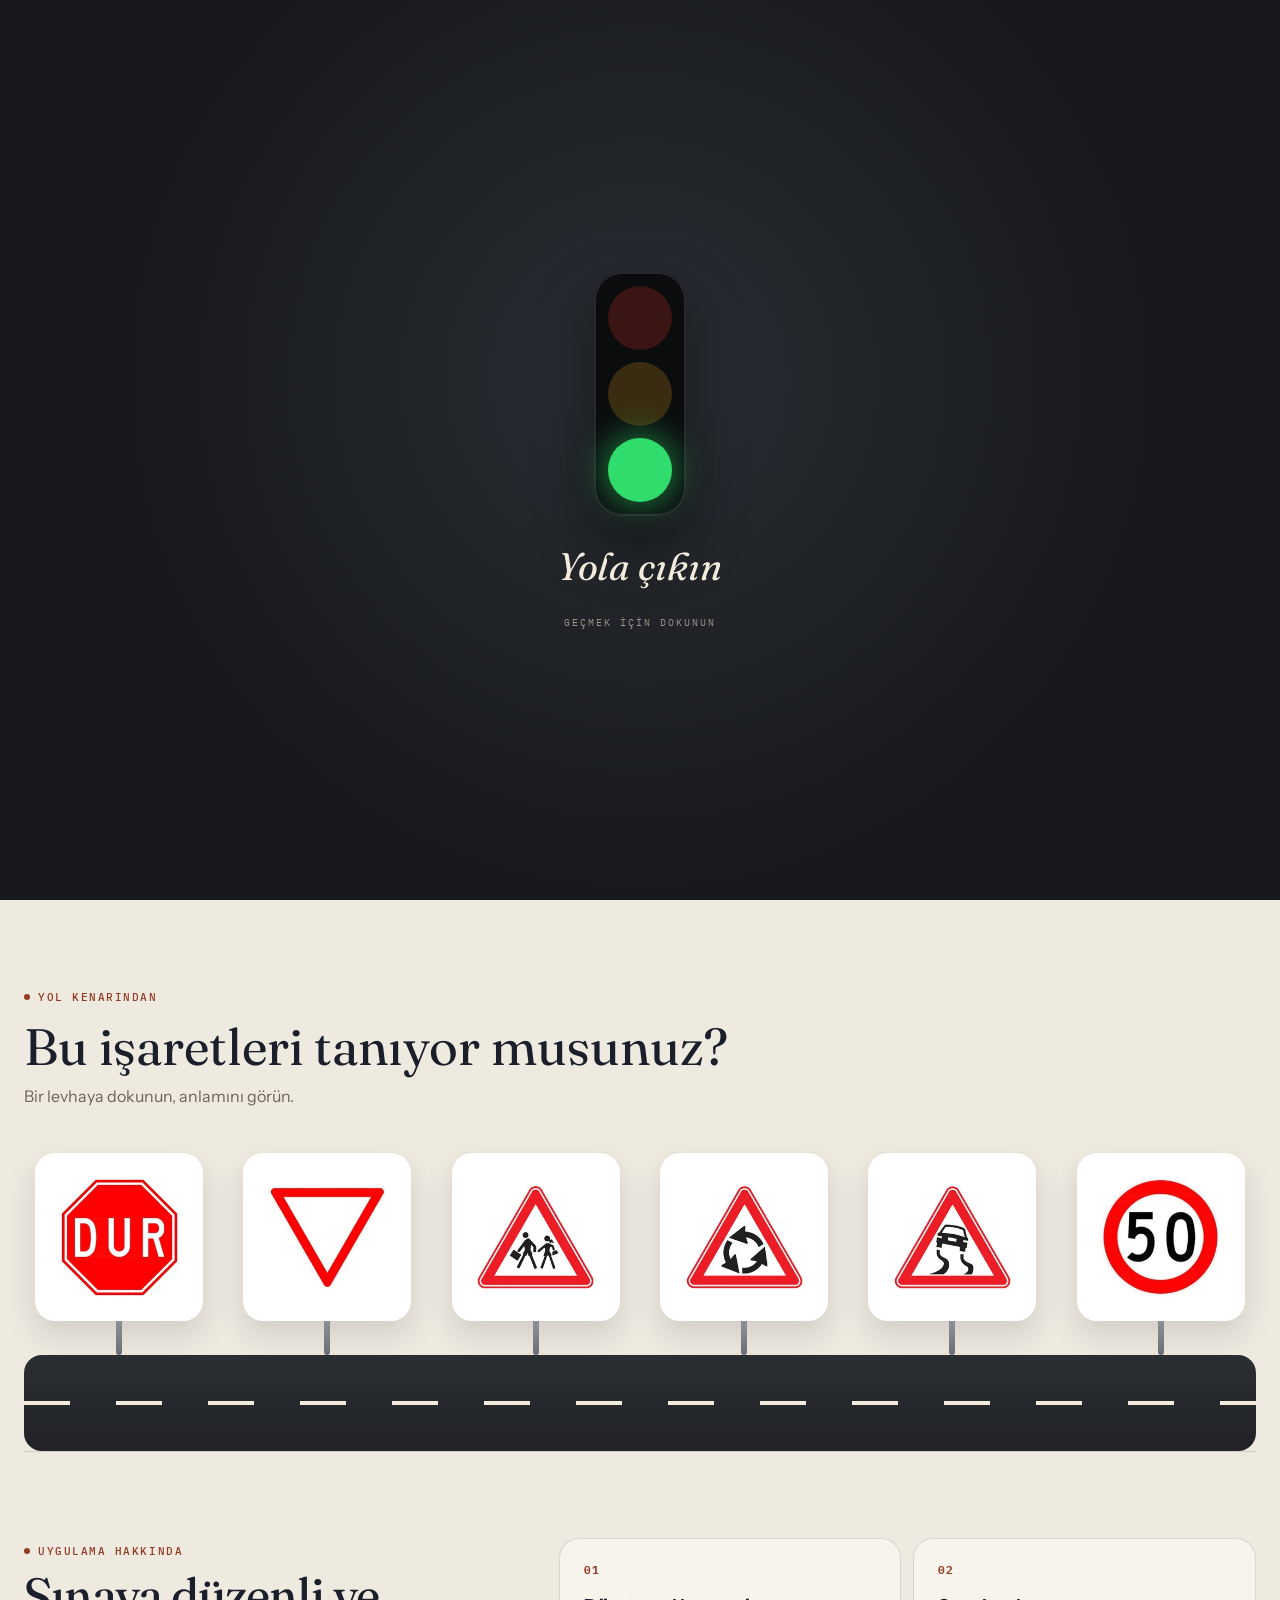
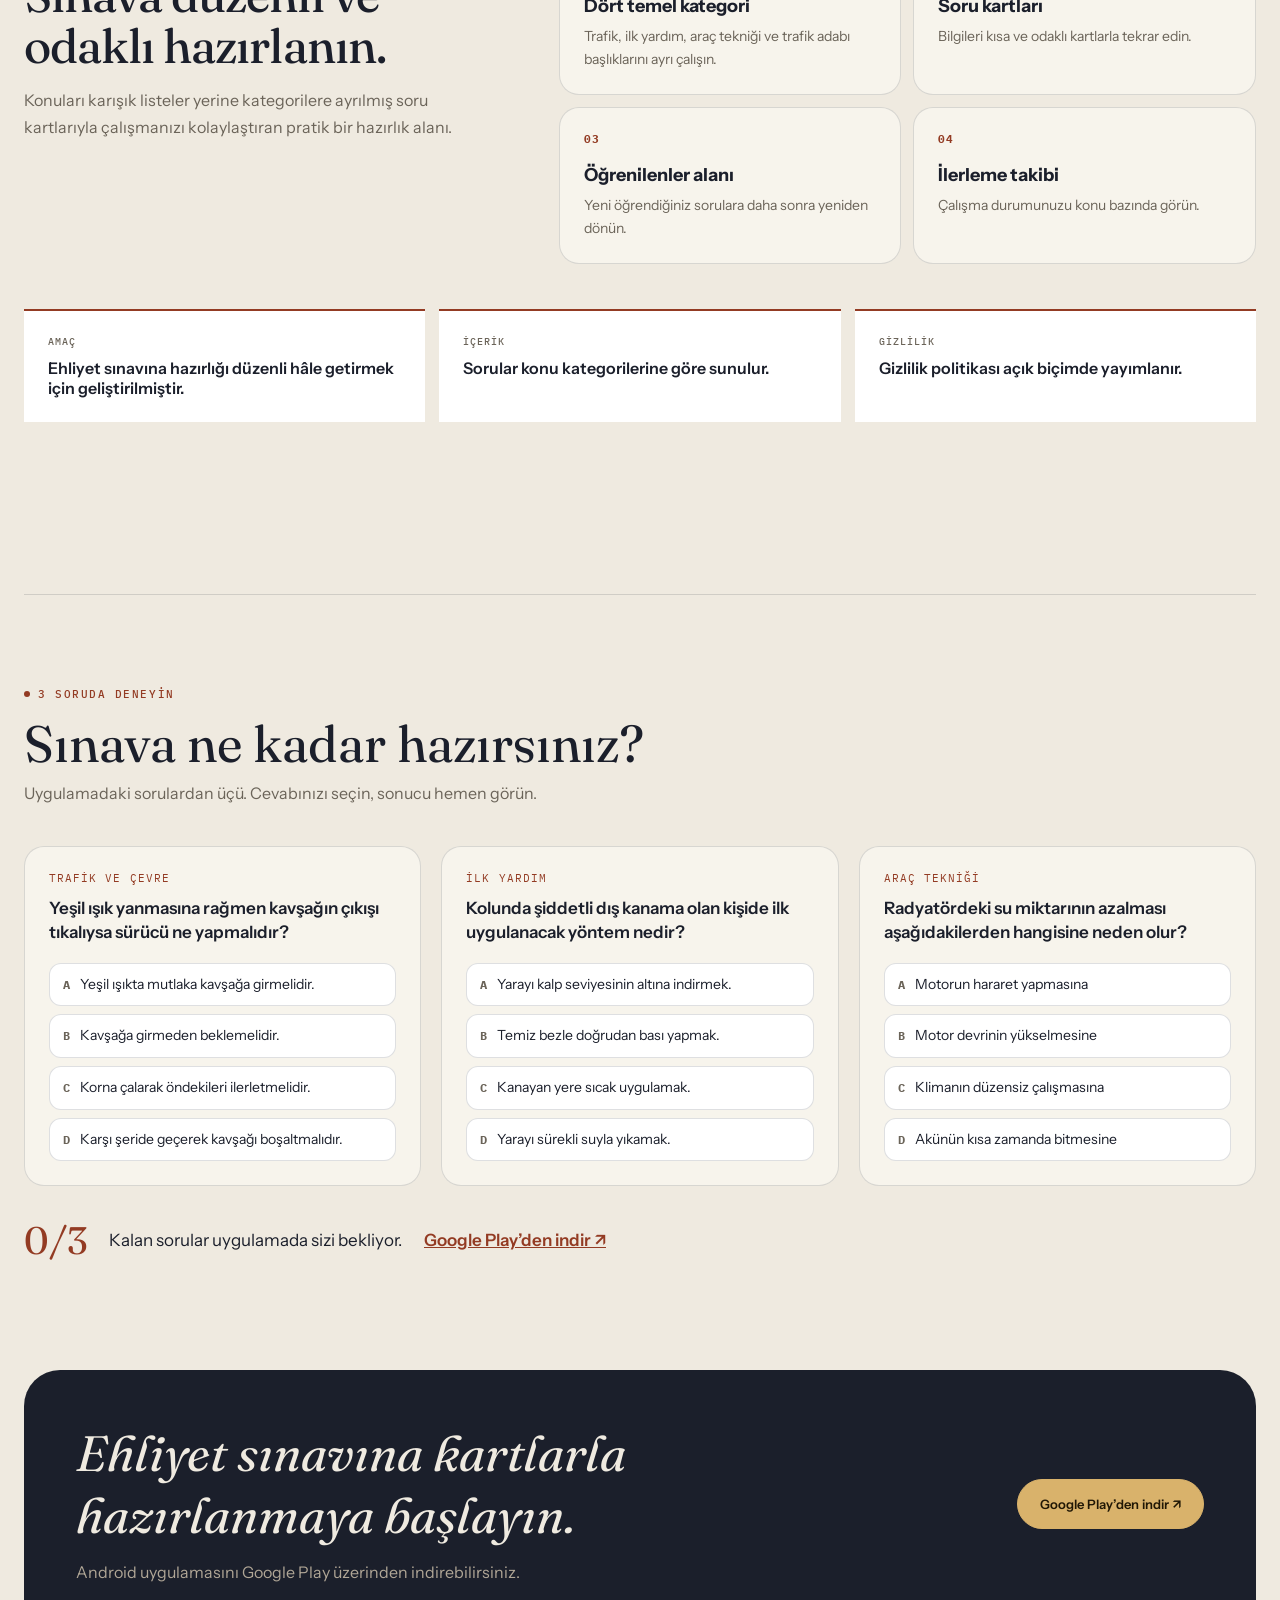
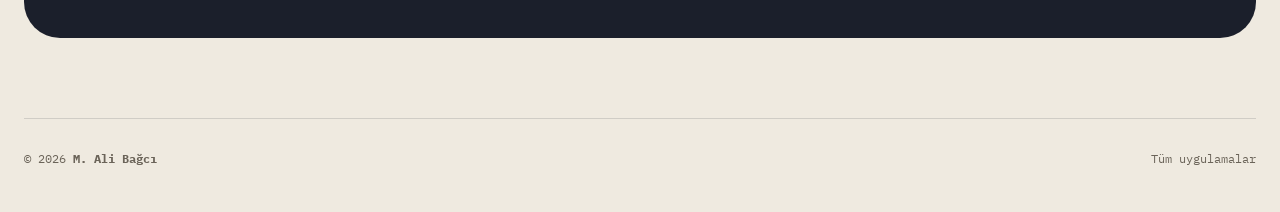
<file: ehliyet-sinavi-2026/index.html>
<!doctype html>
<html lang="tr">
<head>
  <meta charset="utf-8">
  <meta name="viewport" content="width=device-width,initial-scale=1">
  <title>Ehliyet Sınavı 2026 — M. Ali Bağcı</title>
  <meta name="description" content="Ehliyet sınavına trafik, ilk yardım, araç tekniği ve trafik adabı konularındaki kategorili soru kartlarıyla hazırlanın.">
  <meta name="theme-color" content="#efeae0">
  <link rel="canonical" href="https://malibag.github.io/ehliyet-sinavi-2026/">
  <meta property="og:type" content="website"><meta property="og:locale" content="tr_TR">
  <meta property="og:title" content="Ehliyet Sınavı 2026 — M. Ali Bağcı"><meta property="og:description" content="Ehliyet sınavına trafik, ilk yardım, araç tekniği ve trafik adabı konularındaki kategorili soru kartlarıyla hazırlanın.">
  <meta property="og:url" content="https://malibag.github.io/ehliyet-sinavi-2026/"><meta property="og:image" content="https://malibag.github.io/assets/social/ehliyet-sinavi-2026.jpg">
  <meta name="twitter:card" content="summary_large_image"><meta name="twitter:title" content="Ehliyet Sınavı 2026 — M. Ali Bağcı">
  <meta name="twitter:description" content="Ehliyet sınavına trafik, ilk yardım, araç tekniği ve trafik adabı konularındaki kategorili soru kartlarıyla hazırlanın."><meta name="twitter:image" content="https://malibag.github.io/assets/social/ehliyet-sinavi-2026.jpg">
  <link rel="icon" href="../assets/mark.svg" type="image/svg+xml">
  <link rel="preconnect" href="https://fonts.googleapis.com"><link rel="preconnect" href="https://fonts.gstatic.com" crossorigin>
  <link href="https://fonts.googleapis.com/css2?family=Fraunces:ital,opsz,wght@0,9..144,340;0,9..144,400;0,9..144,440;0,9..144,500;1,9..144,380;1,9..144,400&family=Instrument+Sans:wght@400;500;600;700&family=IBM+Plex+Mono:wght@400;500&display=swap" rel="stylesheet"><link rel="stylesheet" href="../style.css?v=10">
  <link rel="stylesheet" href="ehliyet.css?v=1">
  <!-- Trafik lambası girişi: JavaScript açıksa ve azaltılmış hareket istenmiyorsa gösterilir. -->
  <script>if (!matchMedia("(prefers-reduced-motion: reduce)").matches) document.documentElement.classList.add("signal-on");</script>
  <script type="application/ld+json">{"@context":"https://schema.org","@type":"SoftwareApplication","name":"Ehliyet Sınavı 2026","description":"Ehliyet sınavına trafik, ilk yardım, araç tekniği ve trafik adabı konularındaki kategorili soru kartlarıyla hazırlanın.","applicationCategory":"MobileApplication","operatingSystem":"Android","url":"https://malibag.github.io/ehliyet-sinavi-2026/","image":"https://malibag.github.io/assets/social/ehliyet-sinavi-2026.jpg","author":{"@type":"Person","name":"M. Ali Bağcı","email":"bagcimuhammetali@gmail.com"}}</script>
</head>
<body>
  <div class="signal-intro" data-phase="red" aria-hidden="true">
    <div class="signal-light"><i class="lamp red"></i><i class="lamp amber"></i><i class="lamp green"></i></div>
    <p class="signal-text"><span class="wait">Hazır mısınız?</span><span class="go">Yola çıkın</span></p>
    <p class="signal-skip">Geçmek için dokunun</p>
  </div>
  <div class="shell">
    <header class="site-header"><a class="brand" href="../"><img src="../assets/mark.svg" alt="" width="42" height="42"><span>M. Ali Bağcı</span></a><nav class="site-nav" aria-label="Ana menü"><a href="../#uygulamalar">Uygulamalar</a><a href="../#hakkimda">Hakkımda</a><a class="nav-contact" href="mailto:bagcimuhammetali@gmail.com">İletişim</a></nav></header>
    <main class="detail-main">
      <a class="back-link" href="../">← Tüm uygulamalar</a>
      <section class="detail-hero" style="--accent:#933b23">
        <div class="detail-copy-block">
          <img class="detail-icon" src="../assets/icons/ehliyet-sinavi-2026.png" alt="Ehliyet Sınavı 2026 uygulama simgesi" width="92" height="92">
          <span class="eyebrow" style="margin-top:25px">Sınav hazırlığı · Google Play’de yayında</span>
          <h1>Ehliyet Sınavı 2026</h1><p class="detail-lead">Trafik, ilk yardım, araç tekniği ve trafik adabı konularını soru kartlarıyla çalışın; öğrendiklerinizi ve ilerlemenizi tek yerde görün.</p>
          <div class="store-row"><a class="store-badge" href="https://play.google.com/store/apps/details?id=com.ehliyetsinavi2026.sorukartlari" target="_blank" rel="noopener" aria-label="Ehliyet Sınavı 2026 uygulamasını Google Play’den indirin"><svg viewBox="0 0 32 32" aria-hidden="true"><path fill="#00bfa5" d="M3 2.7 18.7 16 3 29.3c-.6-.5-1-1.3-1-2.2V4.9c0-.9.4-1.7 1-2.2Z"/><path fill="#ffd44b" d="m18.7 16 4.5-3.8 5.1 2.9c1 .6 1 1.3 0 1.8l-5.1 2.9-4.5-3.8Z"/><path fill="#ff4867" d="M3 29.3 18.7 16l4.5 3.8L5.4 29.9c-.8.5-1.7.2-2.4-.6Z"/><path fill="#4e8cff" d="M3 2.7c.7-.8 1.6-1.1 2.4-.6l17.8 10.1-4.5 3.8L3 2.7Z"/></svg><span><small>HEMEN</small><strong>Google Play</strong></span></a><span class="store-badge disabled"><span><small>APP STORE</small><strong>Çok yakında</strong></span></span></div>
          <div class="detail-links"><a href="https://malibag.github.io/ehliyet-sinavi-2026-gizlilik/">Gizlilik Politikası ↗</a><a href="mailto:bagcimuhammetali@gmail.com?subject=Ehliyet Sınavı 2026">Destek ve iletişim ↗</a></div>
        </div>
        <div class="detail-gallery" aria-label="Ehliyet Sınavı 2026 uygulama ekranları"><figure class="phone"><img src="../assets/screenshots/ehliyet-sinavi-2026/ana-sayfa.webp" alt="Çalışma kategorinizi seçin" width="610" height="1210" loading="eager"></figure><figure class="phone"><img src="../assets/screenshots/ehliyet-sinavi-2026/yeni-ogrendiklerim.webp" alt="Yeni öğrendiklerinizi görün" width="610" height="1210" loading="lazy"></figure><figure class="phone"><img src="../assets/screenshots/ehliyet-sinavi-2026/istatistikler.webp" alt="Çalışma istatistiklerinizi takip edin" width="610" height="1210" loading="lazy"></figure></div>
      </section>
      <section class="road-signs" style="--accent:#933b23" aria-labelledby="isaretler-baslik">
        <div class="road-head"><span class="eyebrow">Yol kenarından</span><h2 id="isaretler-baslik">Bu işaretleri tanıyor musunuz?</h2><p>Bir levhaya dokunun, anlamını görün.</p></div>
        <div class="road">
          <ul class="sign-row">
            <li><button class="sign" type="button" aria-pressed="false"><span class="sign-face"><img src="img/dur.webp" alt="" width="240" height="240" loading="lazy"></span><span class="sign-back"><strong>Dur</strong><span>Kavşağa girmeden tam durun; yoldaki araçlara yol verin.</span></span></button></li>
            <li><button class="sign" type="button" aria-pressed="false"><span class="sign-face"><img src="img/yol-ver.webp" alt="" width="240" height="240" loading="lazy"></span><span class="sign-back"><strong>Yol ver</strong><span>Ana yoldaki araçlara yol verin; gerekirse durun.</span></span></button></li>
            <li><button class="sign" type="button" aria-pressed="false"><span class="sign-face"><img src="img/okul-gecidi.webp" alt="" width="240" height="240" loading="lazy"></span><span class="sign-back"><strong>Okul geçidi</strong><span>İleride okul geçidi var; yavaşlayın, çocuklara dikkat edin.</span></span></button></li>
            <li><button class="sign" type="button" aria-pressed="false"><span class="sign-face"><img src="img/donel-kavsak.webp" alt="" width="240" height="240" loading="lazy"></span><span class="sign-back"><strong>Dönel kavşak</strong><span>İleride dönel kavşak var; kavşak içindeki araçlara yol verin.</span></span></button></li>
            <li><button class="sign" type="button" aria-pressed="false"><span class="sign-face"><img src="img/kaygan-yol.webp" alt="" width="240" height="240" loading="lazy"></span><span class="sign-back"><strong>Kaygan yol</strong><span>Yol kaygandır; yavaşlayın, ani fren ve manevradan kaçının.</span></span></button></li>
            <li><button class="sign" type="button" aria-pressed="false"><span class="sign-face"><img src="img/hiz-siniri.webp" alt="" width="240" height="240" loading="lazy"></span><span class="sign-back"><strong>Azami hız sınırı</strong><span>Levhadan sonra 50 km/sa hızı aşmayın.</span></span></button></li>
          </ul>
        </div>
      </section>
      <section class="detail-section" style="--accent:#933b23">
        <div class="detail-intro"><div><span class="eyebrow">Uygulama hakkında</span><h2>Sınava düzenli ve odaklı hazırlanın.</h2><p>Konuları karışık listeler yerine kategorilere ayrılmış soru kartlarıyla çalışmanızı kolaylaştıran pratik bir hazırlık alanı.</p></div><div class="feature-list"><article class="feature-item"><b>01</b><strong>Dört temel kategori</strong><p>Trafik, ilk yardım, araç tekniği ve trafik adabı başlıklarını ayrı çalışın.</p></article><article class="feature-item"><b>02</b><strong>Soru kartları</strong><p>Bilgileri kısa ve odaklı kartlarla tekrar edin.</p></article><article class="feature-item"><b>03</b><strong>Öğrenilenler alanı</strong><p>Yeni öğrendiğiniz sorulara daha sonra yeniden dönün.</p></article><article class="feature-item"><b>04</b><strong>İlerleme takibi</strong><p>Çalışma durumunuzu konu bazında görün.</p></article></div></div>
        <div class="trust-grid"><article class="trust-card"><span>Amaç</span><strong>Ehliyet sınavına hazırlığı düzenli hâle getirmek için geliştirilmiştir.</strong></article><article class="trust-card"><span>İçerik</span><strong>Sorular konu kategorilerine göre sunulur.</strong></article><article class="trust-card"><span>Gizlilik</span><strong>Gizlilik politikası açık biçimde yayımlanır.</strong></article></div>
      </section>
      <section class="mini-quiz" style="--accent:#933b23" aria-labelledby="test-baslik">
        <div class="quiz-head"><span class="eyebrow">3 soruda deneyin</span><h2 id="test-baslik">Sınava ne kadar hazırsınız?</h2><p>Uygulamadaki sorulardan üçü. Cevabınızı seçin, sonucu hemen görün.</p></div>
        <ol class="quiz-list">
          <li class="q" data-answer="B">
            <span class="q-cat">Trafik ve Çevre</span>
            <p class="q-text">Yeşil ışık yanmasına rağmen kavşağın çıkışı tıkalıysa sürücü ne yapmalıdır?</p>
            <div class="q-options">
              <button type="button" data-key="A"><b>A</b><span>Yeşil ışıkta mutlaka kavşağa girmelidir.</span></button>
              <button type="button" data-key="B"><b>B</b><span>Kavşağa girmeden beklemelidir.</span></button>
              <button type="button" data-key="C"><b>C</b><span>Korna çalarak öndekileri ilerletmelidir.</span></button>
              <button type="button" data-key="D"><b>D</b><span>Karşı şeride geçerek kavşağı boşaltmalıdır.</span></button>
            </div>
            <p class="q-note" hidden><strong class="ok">Doğru!</strong><strong class="no">Doğru cevap B.</strong> <span>Çıkış yoksa yeşilde de beklenir.</span></p>
          </li>
          <li class="q" data-answer="B">
            <span class="q-cat">İlk Yardım</span>
            <p class="q-text">Kolunda şiddetli dış kanama olan kişide ilk uygulanacak yöntem nedir?</p>
            <div class="q-options">
              <button type="button" data-key="A"><b>A</b><span>Yarayı kalp seviyesinin altına indirmek.</span></button>
              <button type="button" data-key="B"><b>B</b><span>Temiz bezle doğrudan bası yapmak.</span></button>
              <button type="button" data-key="C"><b>C</b><span>Kanayan yere sıcak uygulamak.</span></button>
              <button type="button" data-key="D"><b>D</b><span>Yarayı sürekli suyla yıkamak.</span></button>
            </div>
            <p class="q-note" hidden><strong class="ok">Doğru!</strong><strong class="no">Doğru cevap B.</strong> <span>Kanamada ilk adım doğrudan basıdır.</span></p>
          </li>
          <li class="q" data-answer="A">
            <span class="q-cat">Araç Tekniği</span>
            <p class="q-text">Radyatördeki su miktarının azalması aşağıdakilerden hangisine neden olur?</p>
            <div class="q-options">
              <button type="button" data-key="A"><b>A</b><span>Motorun hararet yapmasına</span></button>
              <button type="button" data-key="B"><b>B</b><span>Motor devrinin yükselmesine</span></button>
              <button type="button" data-key="C"><b>C</b><span>Klimanın düzensiz çalışmasına</span></button>
              <button type="button" data-key="D"><b>D</b><span>Akünün kısa zamanda bitmesine</span></button>
            </div>
            <p class="q-note" hidden><strong class="ok">Doğru!</strong><strong class="no">Doğru cevap A.</strong> <span>Soğutma sıvısı eksikliği hararete ve ciddi motor hasarına yol açar; sıcak motorda radyatör kapağı açılmaz.</span></p>
          </li>
        </ol>
        <p class="quiz-score" hidden><b><span class="score-n">0</span>/3</b><span>Kalan sorular uygulamada sizi bekliyor.</span><a href="https://play.google.com/store/apps/details?id=com.ehliyetsinavi2026.sorukartlari" target="_blank" rel="noopener">Google Play’den indir ↗</a></p>
      </section>
      <section class="final-cta"><div><h2>Ehliyet sınavına kartlarla hazırlanmaya başlayın.</h2><p>Android uygulamasını Google Play üzerinden indirebilirsiniz.</p></div><a class="button light" href="https://play.google.com/store/apps/details?id=com.ehliyetsinavi2026.sorukartlari" target="_blank" rel="noopener">Google Play’den indir ↗</a></section>
    </main>
    <footer class="footer"><span>© 2026 <strong>M. Ali Bağcı</strong></span><a href="../">Tüm uygulamalar</a></footer>
  </div>
  <script src="../i18n.js?v=10" defer></script>
  <script src="ehliyet.js?v=1" defer></script>
</body>
</html>
</file>
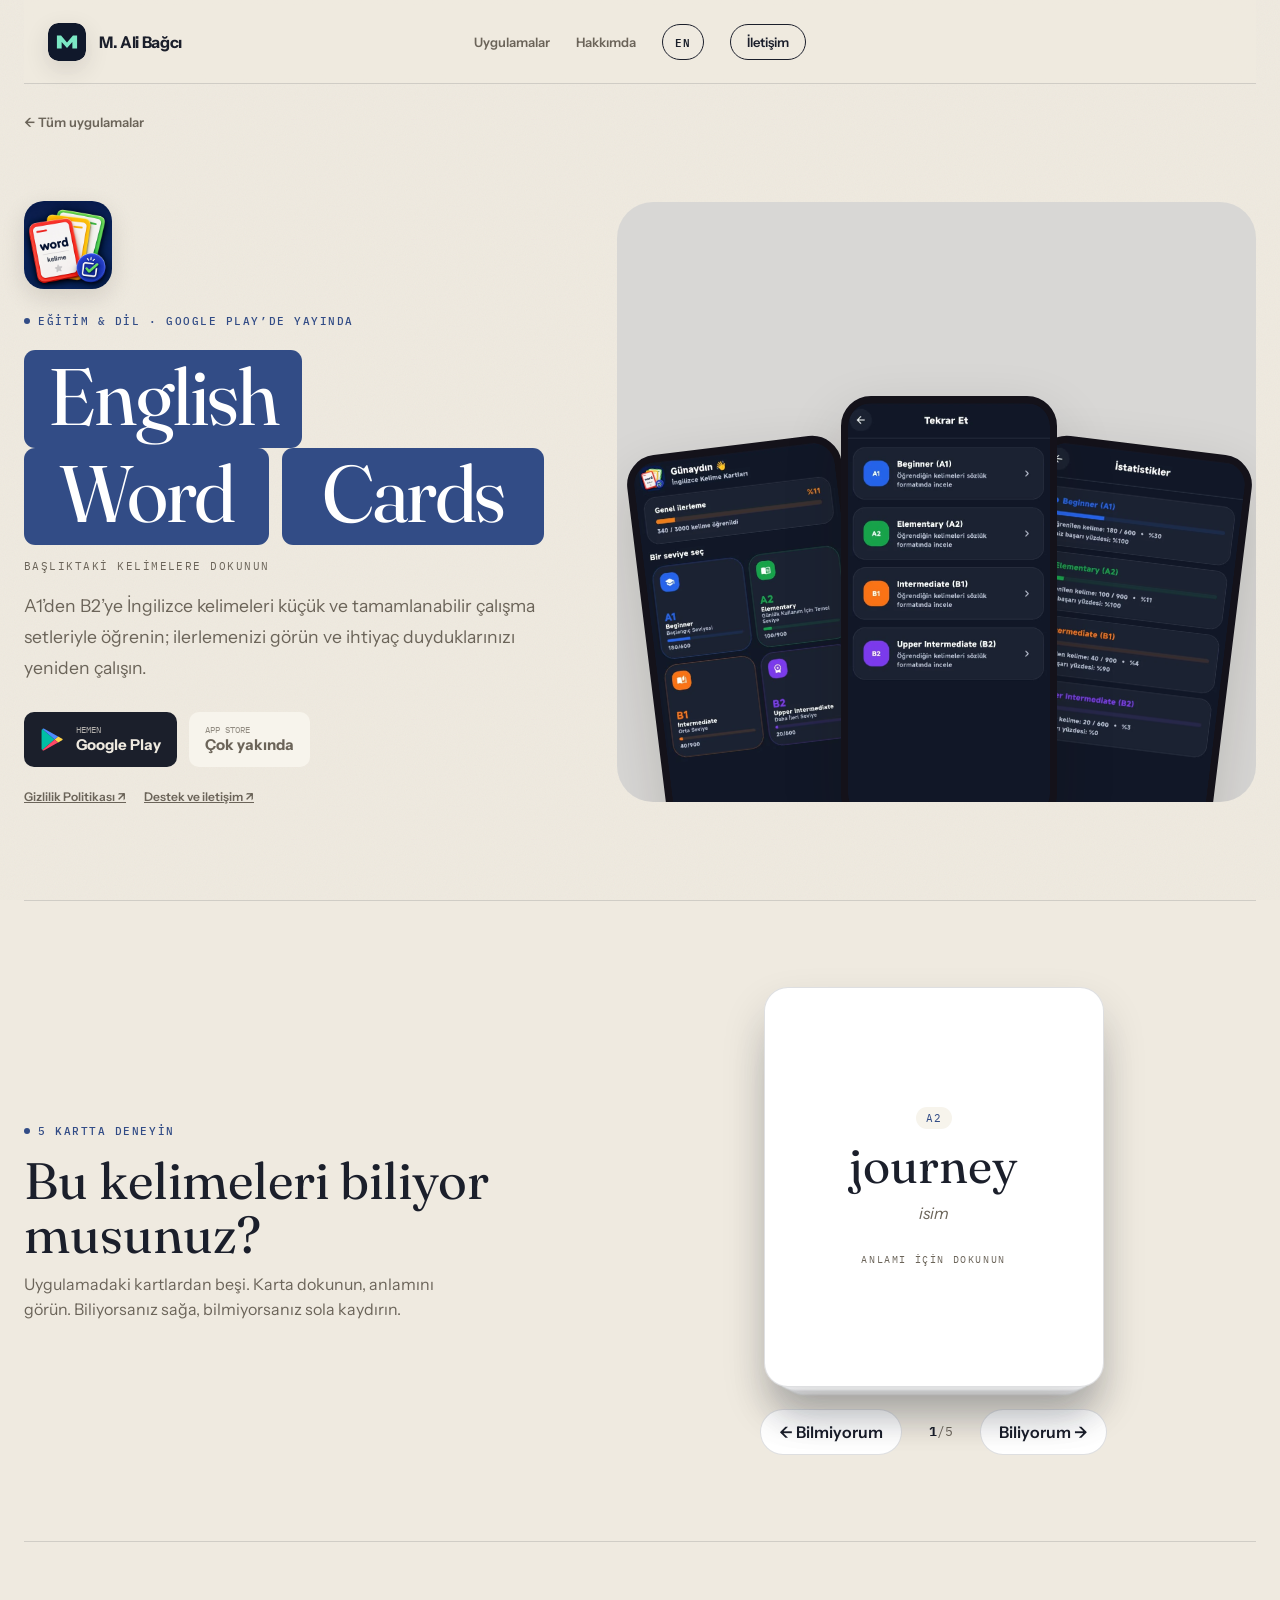
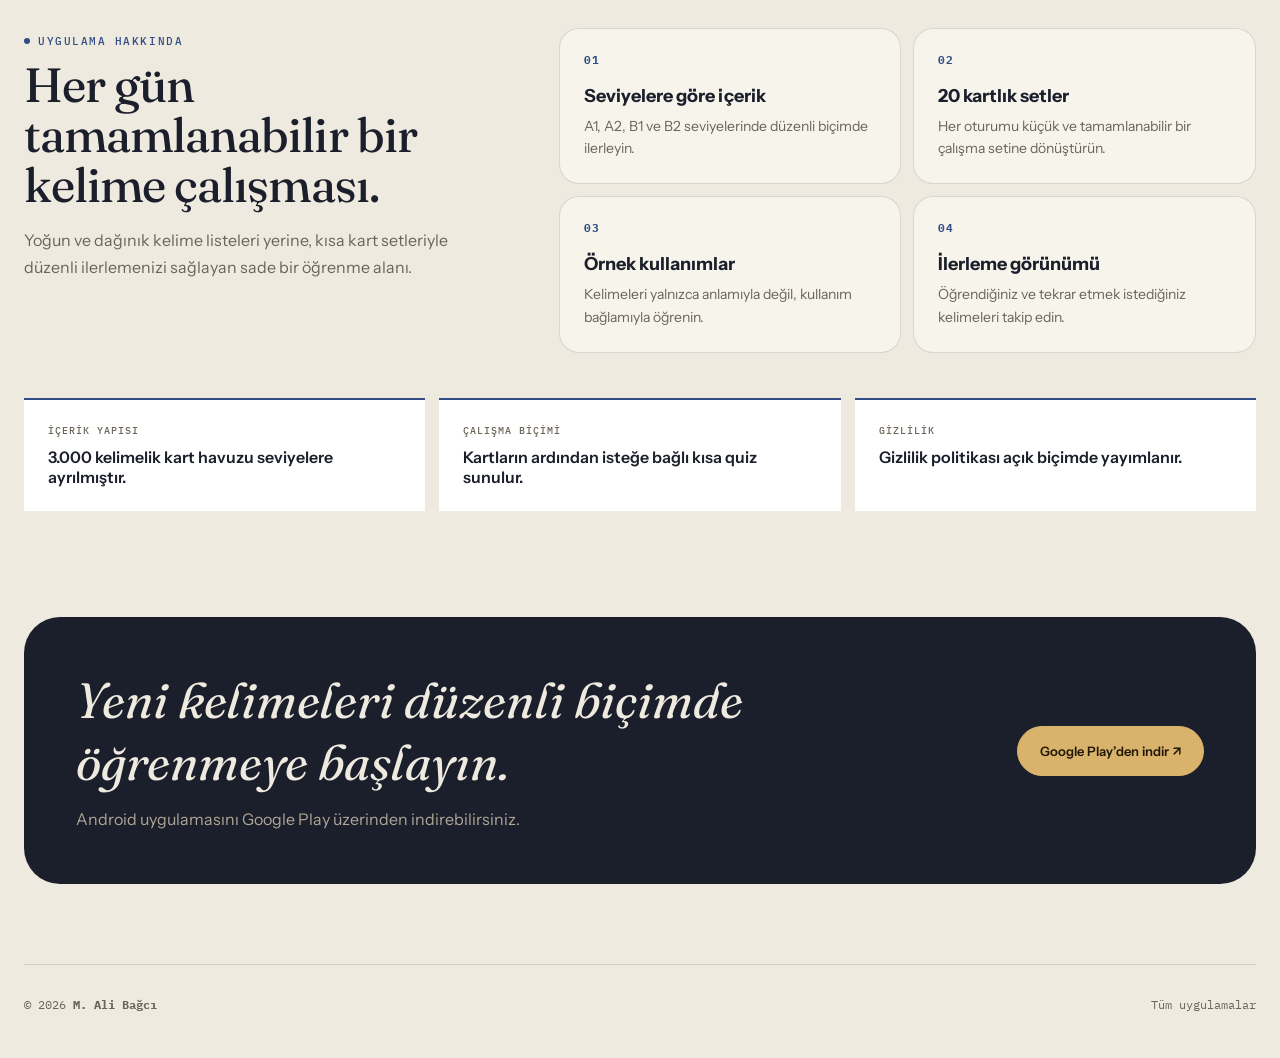
<file: ingilizce-kelime-kartlari/index.html>
<!doctype html>
<html lang="tr">
<head>
  <meta charset="utf-8">
  <meta name="viewport" content="width=device-width,initial-scale=1">
  <title>İngilizce Kelime Kartları — M. Ali Bağcı</title>
  <meta name="description" content="A1’den B2’ye İngilizce kelimeleri 20 kartlık setler, örnek kullanımlar ve isteğe bağlı 5 soruluk quizlerle öğrenin.">
  <meta name="theme-color" content="#efeae0">
  <link rel="canonical" href="https://malibag.github.io/ingilizce-kelime-kartlari/">
  <meta property="og:type" content="website"><meta property="og:locale" content="tr_TR">
  <meta property="og:title" content="İngilizce Kelime Kartları — M. Ali Bağcı"><meta property="og:description" content="A1’den B2’ye İngilizce kelimeleri 20 kartlık setler, örnek kullanımlar ve isteğe bağlı 5 soruluk quizlerle öğrenin.">
  <meta property="og:url" content="https://malibag.github.io/ingilizce-kelime-kartlari/"><meta property="og:image" content="https://malibag.github.io/assets/social/ingilizce-kelime-kartlari.jpg">
  <meta name="twitter:card" content="summary_large_image"><meta name="twitter:title" content="İngilizce Kelime Kartları — M. Ali Bağcı">
  <meta name="twitter:description" content="A1’den B2’ye İngilizce kelimeleri 20 kartlık setler, örnek kullanımlar ve isteğe bağlı 5 soruluk quizlerle öğrenin."><meta name="twitter:image" content="https://malibag.github.io/assets/social/ingilizce-kelime-kartlari.jpg">
  <link rel="icon" href="../assets/mark.svg" type="image/svg+xml">
  <link rel="preconnect" href="https://fonts.googleapis.com"><link rel="preconnect" href="https://fonts.gstatic.com" crossorigin>
  <link href="https://fonts.googleapis.com/css2?family=Fraunces:ital,opsz,wght@0,9..144,340;0,9..144,400;0,9..144,440;0,9..144,500;1,9..144,380;1,9..144,400&family=Instrument+Sans:wght@400;500;600;700&family=IBM+Plex+Mono:wght@400;500&display=swap" rel="stylesheet"><link rel="stylesheet" href="../style.css?v=10">
  <link rel="stylesheet" href="kelime.css?v=1">
  <script type="application/ld+json">{"@context":"https://schema.org","@type":"SoftwareApplication","name":"İngilizce Kelime Kartları","description":"A1’den B2’ye İngilizce kelimeleri 20 kartlık setler, örnek kullanımlar ve isteğe bağlı 5 soruluk quizlerle öğrenin.","applicationCategory":"MobileApplication","operatingSystem":"Android","url":"https://malibag.github.io/ingilizce-kelime-kartlari/","image":"https://malibag.github.io/assets/social/ingilizce-kelime-kartlari.jpg","author":{"@type":"Person","name":"M. Ali Bağcı","email":"bagcimuhammetali@gmail.com"}}</script>
</head>
<body>
  <div class="shell">
    <header class="site-header"><a class="brand" href="../"><img src="../assets/mark.svg" alt="" width="42" height="42"><span>M. Ali Bağcı</span></a><nav class="site-nav" aria-label="Ana menü"><a href="../#uygulamalar">Uygulamalar</a><a href="../#hakkimda">Hakkımda</a><a class="nav-contact" href="mailto:bagcimuhammetali@gmail.com">İletişim</a></nav></header>
    <main class="detail-main">
      <a class="back-link" href="../">← Tüm uygulamalar</a>
      <section class="detail-hero" style="--accent:#324c86">
        <div class="detail-copy-block">
          <img class="detail-icon" src="../assets/icons/ingilizce-kelime-kartlari.png" alt="İngilizce Kelime Kartları uygulama simgesi" width="92" height="92">
          <span class="eyebrow" style="margin-top:25px">Eğitim &amp; dil · Google Play’de yayında</span>
          <h1><span class="flip-word"><span class="fw-front">İngilizce</span><span class="fw-back" aria-hidden="true">English</span></span> <span class="flip-word"><span class="fw-front">Kelime</span><span class="fw-back" aria-hidden="true">Word</span></span> <span class="flip-word"><span class="fw-front">Kartları</span><span class="fw-back" aria-hidden="true">Cards</span></span></h1><span class="flip-hint">Başlıktaki kelimelere dokunun</span><p class="detail-lead">A1’den B2’ye İngilizce kelimeleri küçük ve tamamlanabilir çalışma setleriyle öğrenin; ilerlemenizi görün ve ihtiyaç duyduklarınızı yeniden çalışın.</p>
          <div class="store-row"><a class="store-badge" href="https://play.google.com/store/apps/details?id=com.ingilizcekelimekartlari.app&pcampaignid=web_share" target="_blank" rel="noopener" aria-label="İngilizce Kelime Kartları uygulamasını Google Play’den indirin"><svg viewBox="0 0 32 32" aria-hidden="true"><path fill="#00bfa5" d="M3 2.7 18.7 16 3 29.3c-.6-.5-1-1.3-1-2.2V4.9c0-.9.4-1.7 1-2.2Z"/><path fill="#ffd44b" d="m18.7 16 4.5-3.8 5.1 2.9c1 .6 1 1.3 0 1.8l-5.1 2.9-4.5-3.8Z"/><path fill="#ff4867" d="M3 29.3 18.7 16l4.5 3.8L5.4 29.9c-.8.5-1.7.2-2.4-.6Z"/><path fill="#4e8cff" d="M3 2.7c.7-.8 1.6-1.1 2.4-.6l17.8 10.1-4.5 3.8L3 2.7Z"/></svg><span><small>HEMEN</small><strong>Google Play</strong></span></a><span class="store-badge disabled"><span><small>APP STORE</small><strong>Çok yakında</strong></span></span></div>
          <div class="detail-links"><a href="https://malibag.github.io/ingilizce-kelime-kartlari-gizlilik/">Gizlilik Politikası ↗</a><a href="mailto:bagcimuhammetali@gmail.com?subject=İngilizce Kelime Kartları">Destek ve iletişim ↗</a></div>
        </div>
        <div class="detail-gallery" aria-label="İngilizce Kelime Kartları uygulama ekranları"><figure class="phone"><img src="../assets/screenshots/ingilizce-kelime-kartlari/ana-sayfa.webp" alt="Seviyenizi ve çalışma setinizi seçin" width="610" height="1210" loading="eager"></figure><figure class="phone"><img src="../assets/screenshots/ingilizce-kelime-kartlari/tekrar-et.webp" alt="Kelimeleri tekrar edin" width="610" height="1210" loading="lazy"></figure><figure class="phone"><img src="../assets/screenshots/ingilizce-kelime-kartlari/istatistikler.webp" alt="Öğrenme ilerlemenizi takip edin" width="610" height="1210" loading="lazy"></figure></div>
      </section>
      <section class="word-game" style="--accent:#324c86" aria-labelledby="oyun-baslik">
        <div class="game-head"><span class="eyebrow">5 kartta deneyin</span><h2 id="oyun-baslik">Bu kelimeleri biliyor musunuz?</h2><p>Uygulamadaki kartlardan beşi. Karta dokunun, anlamını görün. Biliyorsanız sağa, bilmiyorsanız sola kaydırın.</p></div>
        <div class="game">
          <div class="deck"></div>
          <div class="game-actions"><button class="g-btn no" type="button">← Bilmiyorum</button><span class="g-count"><b class="g-i">1</b>/5</span><button class="g-btn yes" type="button">Biliyorum →</button></div>
          <div class="game-result" hidden aria-live="polite">
            <p class="g-score"><b class="g-known">0</b>/5</p>
            <p>Uygulamada A1’den B2’ye 3.000 kelime sizi bekliyor.</p>
            <div class="g-links"><button class="g-again" type="button">Yeniden deneyin</button><a href="https://play.google.com/store/apps/details?id=com.ingilizcekelimekartlari.app&pcampaignid=web_share" target="_blank" rel="noopener">Google Play’den indir ↗</a></div>
          </div>
        </div>
      </section>
      <section class="detail-section" style="--accent:#324c86">
        <div class="detail-intro"><div><span class="eyebrow">Uygulama hakkında</span><h2>Her gün tamamlanabilir bir kelime çalışması.</h2><p>Yoğun ve dağınık kelime listeleri yerine, kısa kart setleriyle düzenli ilerlemenizi sağlayan sade bir öğrenme alanı.</p></div><div class="feature-list"><article class="feature-item"><b>01</b><strong>Seviyelere göre içerik</strong><p>A1, A2, B1 ve B2 seviyelerinde düzenli biçimde ilerleyin.</p></article><article class="feature-item"><b>02</b><strong>20 kartlık setler</strong><p>Her oturumu küçük ve tamamlanabilir bir çalışma setine dönüştürün.</p></article><article class="feature-item"><b>03</b><strong>Örnek kullanımlar</strong><p>Kelimeleri yalnızca anlamıyla değil, kullanım bağlamıyla öğrenin.</p></article><article class="feature-item"><b>04</b><strong>İlerleme görünümü</strong><p>Öğrendiğiniz ve tekrar etmek istediğiniz kelimeleri takip edin.</p></article></div></div>
        <div class="trust-grid"><article class="trust-card"><span>İçerik yapısı</span><strong>3.000 kelimelik kart havuzu seviyelere ayrılmıştır.</strong></article><article class="trust-card"><span>Çalışma biçimi</span><strong>Kartların ardından isteğe bağlı kısa quiz sunulur.</strong></article><article class="trust-card"><span>Gizlilik</span><strong>Gizlilik politikası açık biçimde yayımlanır.</strong></article></div>
      </section>
      <section class="final-cta"><div><h2>Yeni kelimeleri düzenli biçimde öğrenmeye başlayın.</h2><p>Android uygulamasını Google Play üzerinden indirebilirsiniz.</p></div><a class="button light" href="https://play.google.com/store/apps/details?id=com.ingilizcekelimekartlari.app&pcampaignid=web_share" target="_blank" rel="noopener">Google Play’den indir ↗</a></section>
    </main>
    <footer class="footer"><span>© 2026 <strong>M. Ali Bağcı</strong></span><a href="../">Tüm uygulamalar</a></footer>
  </div>
  <script src="../i18n.js?v=11" defer></script>
  <script src="kelime.js?v=1" defer></script>
</body>
</html>
</file>
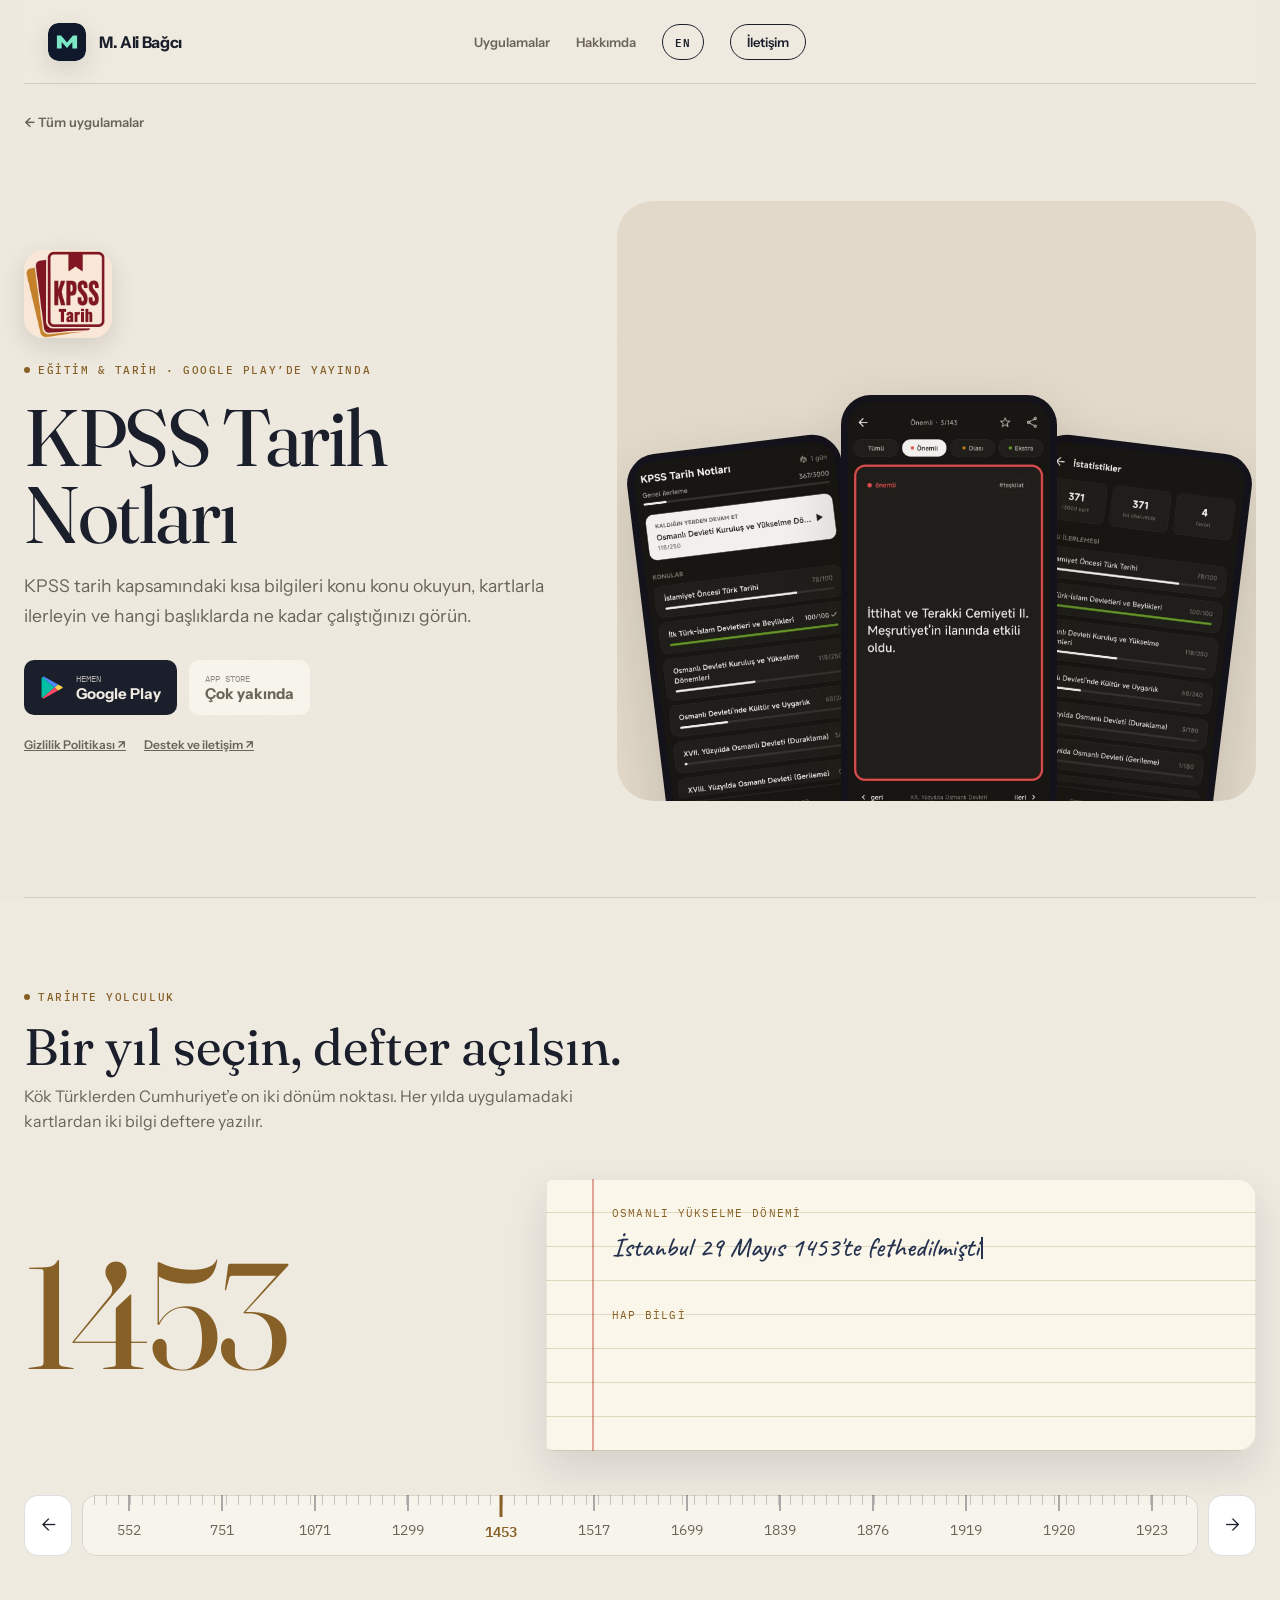
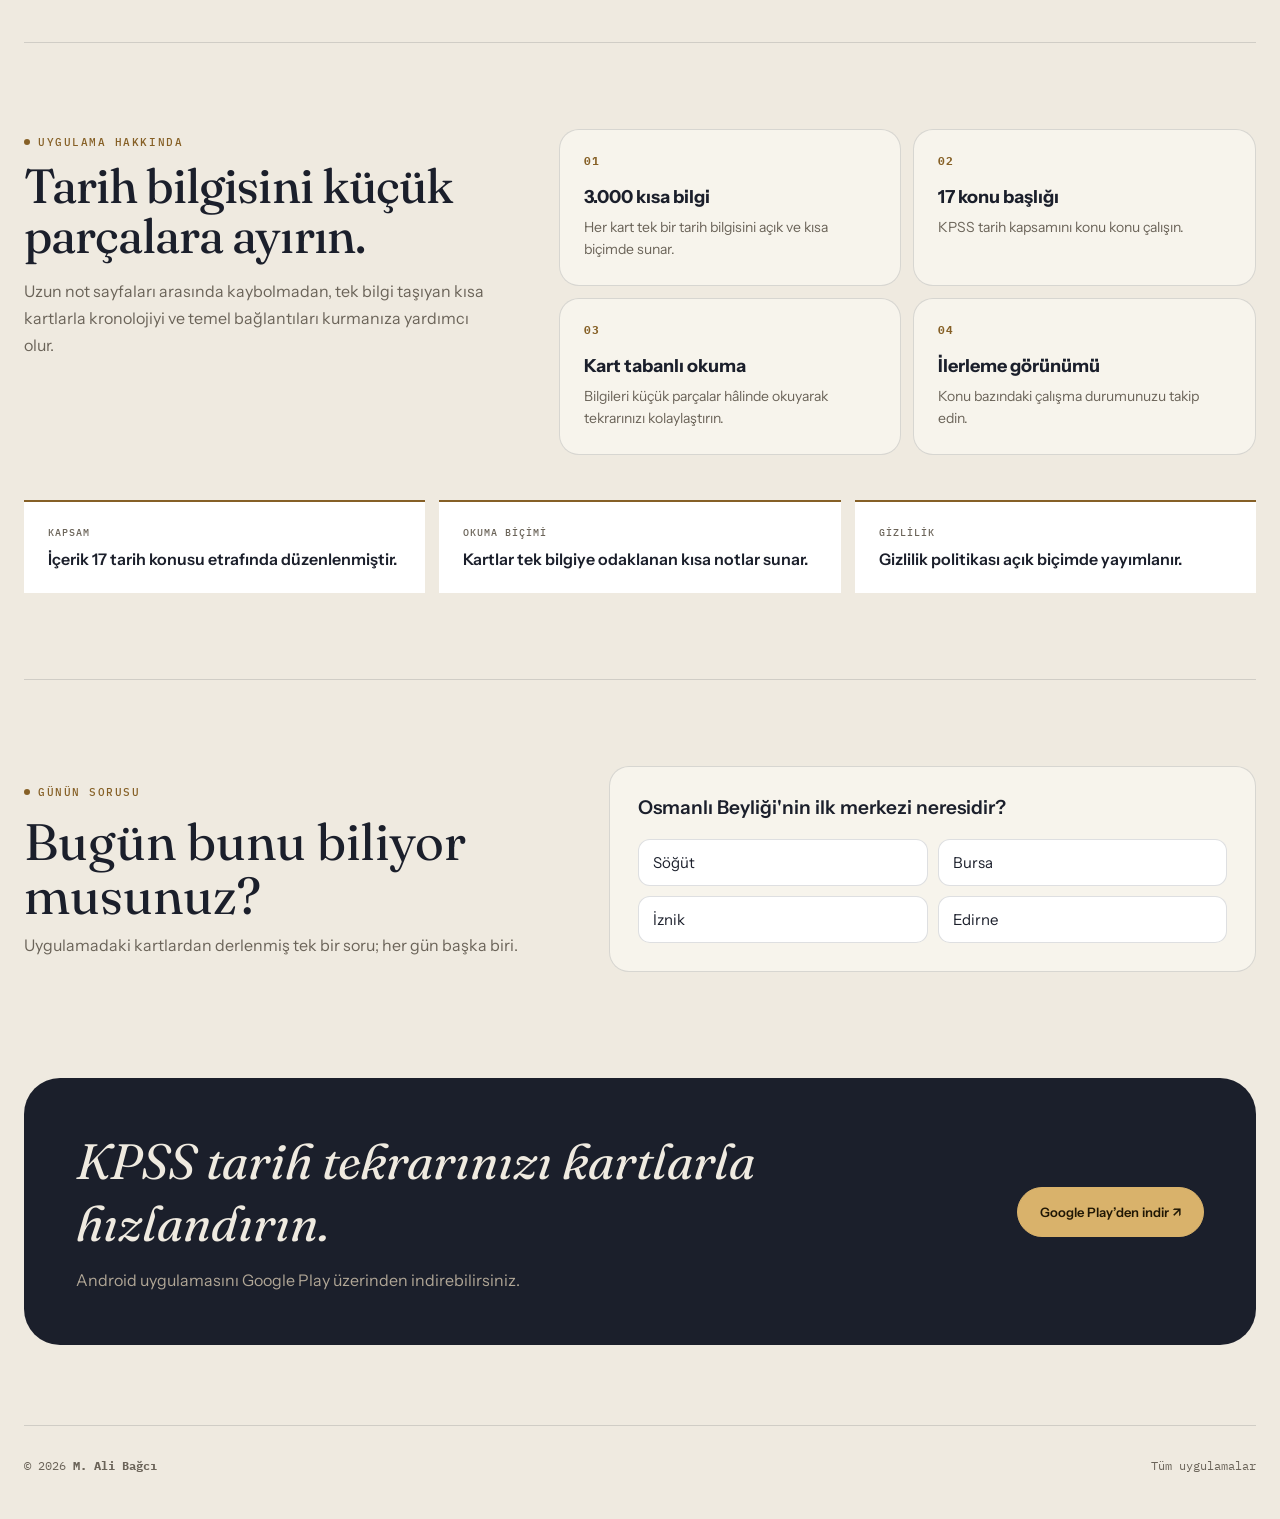
<file: kpss-tarih-notlari/index.html>
<!doctype html>
<html lang="tr">
<head>
  <meta charset="utf-8">
  <meta name="viewport" content="width=device-width,initial-scale=1">
  <title>KPSS Tarih Notları — M. Ali Bağcı</title>
  <meta name="description" content="KPSS tarih için 17 konudaki 3.000 kısa bilgiyi kartlarla çalışın; kronolojiyi kurun ve tekrarınızı hızlandırın.">
  <meta name="theme-color" content="#efeae0">
  <link rel="canonical" href="https://malibag.github.io/kpss-tarih-notlari/">
  <meta property="og:type" content="website"><meta property="og:locale" content="tr_TR">
  <meta property="og:title" content="KPSS Tarih Notları — M. Ali Bağcı"><meta property="og:description" content="KPSS tarih için 17 konudaki 3.000 kısa bilgiyi kartlarla çalışın; kronolojiyi kurun ve tekrarınızı hızlandırın.">
  <meta property="og:url" content="https://malibag.github.io/kpss-tarih-notlari/"><meta property="og:image" content="https://malibag.github.io/assets/social/kpss-tarih-notlari.jpg">
  <meta name="twitter:card" content="summary_large_image"><meta name="twitter:title" content="KPSS Tarih Notları — M. Ali Bağcı">
  <meta name="twitter:description" content="KPSS tarih için 17 konudaki 3.000 kısa bilgiyi kartlarla çalışın; kronolojiyi kurun ve tekrarınızı hızlandırın."><meta name="twitter:image" content="https://malibag.github.io/assets/social/kpss-tarih-notlari.jpg">
  <link rel="icon" href="../assets/mark.svg" type="image/svg+xml">
  <link rel="preconnect" href="https://fonts.googleapis.com"><link rel="preconnect" href="https://fonts.gstatic.com" crossorigin>
  <link href="https://fonts.googleapis.com/css2?family=Fraunces:ital,opsz,wght@0,9..144,340;0,9..144,400;0,9..144,440;0,9..144,500;1,9..144,380;1,9..144,400&family=Instrument+Sans:wght@400;500;600;700&family=IBM+Plex+Mono:wght@400;500&display=swap" rel="stylesheet"><link rel="stylesheet" href="../style.css?v=10">
  <link href="https://fonts.googleapis.com/css2?family=Caveat:wght@500&display=swap" rel="stylesheet">
  <link rel="stylesheet" href="kpss.css?v=1">
  <script type="application/ld+json">{"@context":"https://schema.org","@type":"SoftwareApplication","name":"KPSS Tarih Notları","description":"KPSS tarih için 17 konudaki 3.000 kısa bilgiyi kartlarla çalışın; kronolojiyi kurun ve tekrarınızı hızlandırın.","applicationCategory":"MobileApplication","operatingSystem":"Android","url":"https://malibag.github.io/kpss-tarih-notlari/","image":"https://malibag.github.io/assets/social/kpss-tarih-notlari.jpg","author":{"@type":"Person","name":"M. Ali Bağcı","email":"bagcimuhammetali@gmail.com"}}</script>
</head>
<body>
  <div class="shell">
    <header class="site-header"><a class="brand" href="../"><img src="../assets/mark.svg" alt="" width="42" height="42"><span>M. Ali Bağcı</span></a><nav class="site-nav" aria-label="Ana menü"><a href="../#uygulamalar">Uygulamalar</a><a href="../#hakkimda">Hakkımda</a><a class="nav-contact" href="mailto:bagcimuhammetali@gmail.com">İletişim</a></nav></header>
    <main class="detail-main">
      <a class="back-link" href="../">← Tüm uygulamalar</a>
      <section class="detail-hero" style="--accent:#866026">
        <div class="detail-copy-block">
          <img class="detail-icon" src="../assets/icons/kpss-tarih-notlari.png" alt="KPSS Tarih Notları uygulama simgesi" width="92" height="92">
          <span class="eyebrow" style="margin-top:25px">Eğitim &amp; tarih · Google Play’de yayında</span>
          <h1>KPSS Tarih Notları</h1><p class="detail-lead">KPSS tarih kapsamındaki kısa bilgileri konu konu okuyun, kartlarla ilerleyin ve hangi başlıklarda ne kadar çalıştığınızı görün.</p>
          <div class="store-row"><a class="store-badge" href="https://play.google.com/store/apps/details?id=com.kpsstarihnotlari.app" target="_blank" rel="noopener" aria-label="KPSS Tarih Notları uygulamasını Google Play’den indirin"><svg viewBox="0 0 32 32" aria-hidden="true"><path fill="#00bfa5" d="M3 2.7 18.7 16 3 29.3c-.6-.5-1-1.3-1-2.2V4.9c0-.9.4-1.7 1-2.2Z"/><path fill="#ffd44b" d="m18.7 16 4.5-3.8 5.1 2.9c1 .6 1 1.3 0 1.8l-5.1 2.9-4.5-3.8Z"/><path fill="#ff4867" d="M3 29.3 18.7 16l4.5 3.8L5.4 29.9c-.8.5-1.7.2-2.4-.6Z"/><path fill="#4e8cff" d="M3 2.7c.7-.8 1.6-1.1 2.4-.6l17.8 10.1-4.5 3.8L3 2.7Z"/></svg><span><small>HEMEN</small><strong>Google Play</strong></span></a><span class="store-badge disabled"><span><small>APP STORE</small><strong>Çok yakında</strong></span></span></div>
          <div class="detail-links"><a href="https://malibag.github.io/kpss-tarih-notlari-gizlilik/">Gizlilik Politikası ↗</a><a href="mailto:bagcimuhammetali@gmail.com?subject=KPSS Tarih Notları">Destek ve iletişim ↗</a></div>
        </div>
        <div class="detail-gallery" aria-label="KPSS Tarih Notları uygulama ekranları"><figure class="phone"><img src="../assets/screenshots/kpss-tarih-notlari/ana-sayfa.webp" alt="17 tarih konusuna erişin" width="610" height="1210" loading="eager"></figure><figure class="phone"><img src="../assets/screenshots/kpss-tarih-notlari/bilgi-karti.webp" alt="Kısa bilgi kartlarını okuyun" width="610" height="1210" loading="lazy"></figure><figure class="phone"><img src="../assets/screenshots/kpss-tarih-notlari/istatistikler.webp" alt="Konu ilerlemenizi görün" width="610" height="1210" loading="lazy"></figure></div>
      </section>
      <section class="year-wheel" style="--accent:#866026" aria-labelledby="yil-baslik">
        <div class="yw-head"><span class="eyebrow">Tarihte yolculuk</span><h2 id="yil-baslik">Bir yıl seçin, defter açılsın.</h2><p>Kök Türklerden Cumhuriyet’e on iki dönüm noktası. Her yılda uygulamadaki kartlardan iki bilgi deftere yazılır.</p></div>
        <div class="yw-body">
          <div class="yw-year" aria-hidden="true">1453</div>
          <div class="notebook" aria-hidden="true"><span class="nb-topic"></span><p class="nb-main"></p><span class="nb-label">Hap bilgi</span><p class="nb-hap"></p></div>
          <p class="yw-sr" aria-live="polite"></p>
        </div>
        <div class="tuner"><button class="tn-step prev" type="button" aria-label="Önceki yıl">←</button><div class="tn-strip" role="group" aria-label="Yıllar"></div><button class="tn-step next" type="button" aria-label="Sonraki yıl">→</button></div>
      </section>
      <section class="detail-section" style="--accent:#866026">
        <div class="detail-intro"><div><span class="eyebrow">Uygulama hakkında</span><h2>Tarih bilgisini küçük parçalara ayırın.</h2><p>Uzun not sayfaları arasında kaybolmadan, tek bilgi taşıyan kısa kartlarla kronolojiyi ve temel bağlantıları kurmanıza yardımcı olur.</p></div><div class="feature-list"><article class="feature-item"><b>01</b><strong>3.000 kısa bilgi</strong><p>Her kart tek bir tarih bilgisini açık ve kısa biçimde sunar.</p></article><article class="feature-item"><b>02</b><strong>17 konu başlığı</strong><p>KPSS tarih kapsamını konu konu çalışın.</p></article><article class="feature-item"><b>03</b><strong>Kart tabanlı okuma</strong><p>Bilgileri küçük parçalar hâlinde okuyarak tekrarınızı kolaylaştırın.</p></article><article class="feature-item"><b>04</b><strong>İlerleme görünümü</strong><p>Konu bazındaki çalışma durumunuzu takip edin.</p></article></div></div>
        <div class="trust-grid"><article class="trust-card"><span>Kapsam</span><strong>İçerik 17 tarih konusu etrafında düzenlenmiştir.</strong></article><article class="trust-card"><span>Okuma biçimi</span><strong>Kartlar tek bilgiye odaklanan kısa notlar sunar.</strong></article><article class="trust-card"><span>Gizlilik</span><strong>Gizlilik politikası açık biçimde yayımlanır.</strong></article></div>
      </section>
      <section class="daily-q" style="--accent:#866026" aria-labelledby="soru-baslik">
        <div class="dq-head"><span class="eyebrow">Günün sorusu</span><h2 id="soru-baslik">Bugün bunu biliyor musunuz?</h2><p>Uygulamadaki kartlardan derlenmiş tek bir soru; her gün başka biri.</p></div>
        <div class="dq-card"><p class="dq-text"></p><div class="dq-options"></div><p class="dq-note" hidden><strong class="ok">Doğru!</strong><strong class="no">Doğru cevap: <span class="dq-right"></span>.</strong> <span class="dq-exp"></span></p></div>
      </section>
      <section class="final-cta"><div><h2>KPSS tarih tekrarınızı kartlarla hızlandırın.</h2><p>Android uygulamasını Google Play üzerinden indirebilirsiniz.</p></div><a class="button light" href="https://play.google.com/store/apps/details?id=com.kpsstarihnotlari.app" target="_blank" rel="noopener">Google Play’den indir ↗</a></section>
    </main>
    <footer class="footer"><span>© 2026 <strong>M. Ali Bağcı</strong></span><a href="../">Tüm uygulamalar</a></footer>
  </div>
  <script src="../i18n.js?v=12" defer></script>
  <script src="kpss.js?v=1" defer></script>
</body>
</html>
</file>
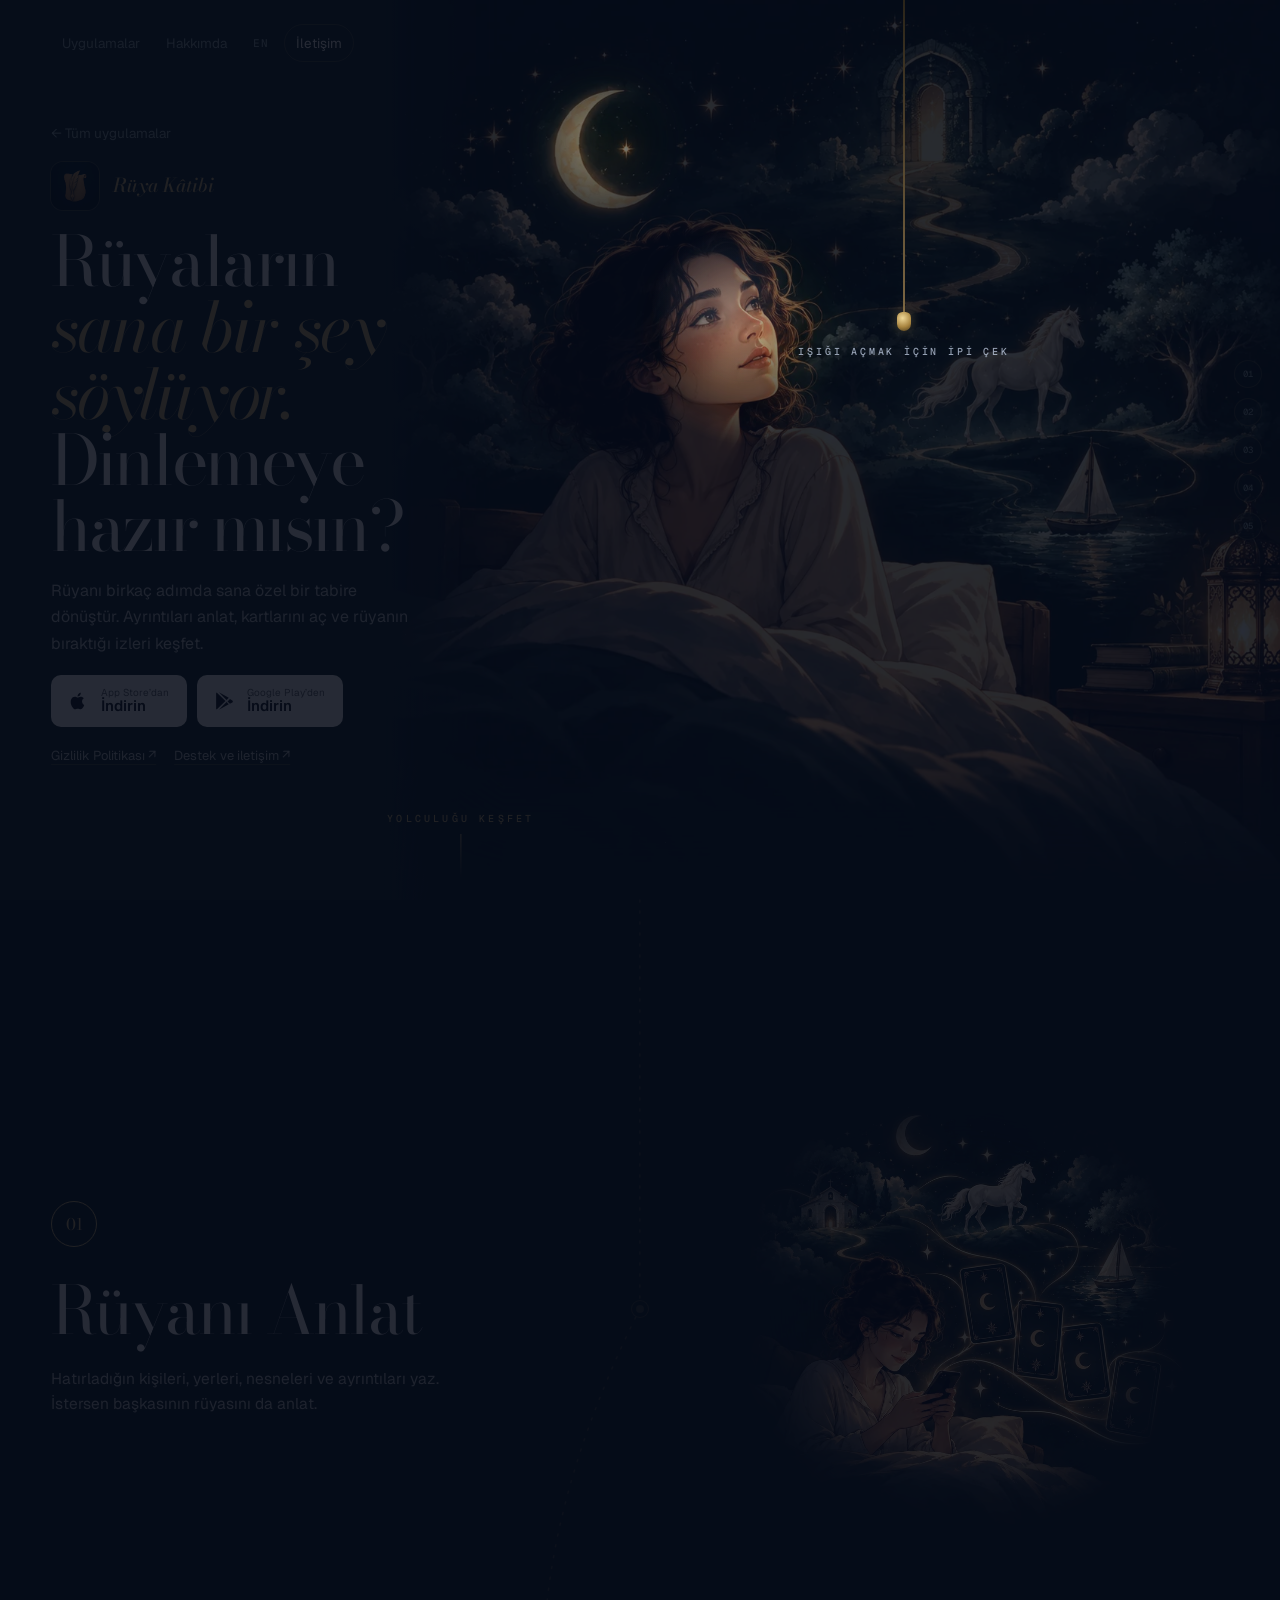
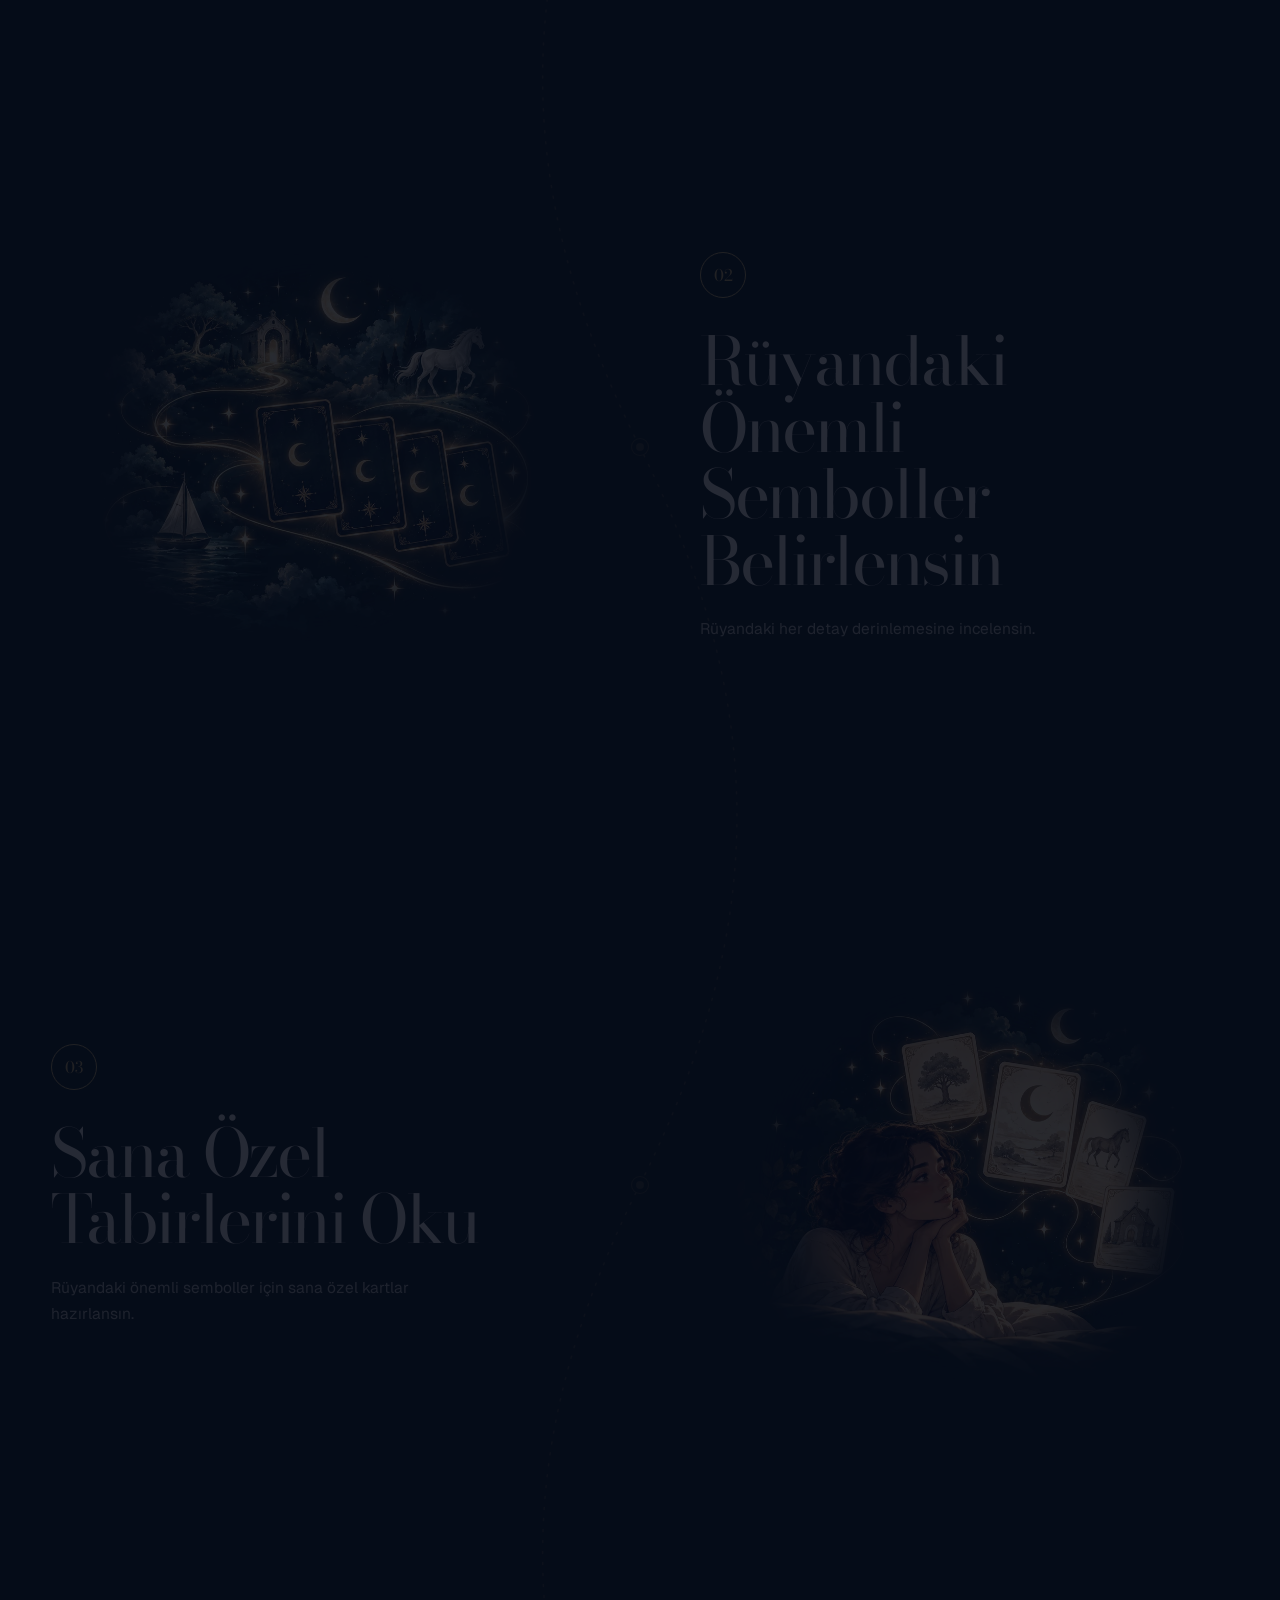
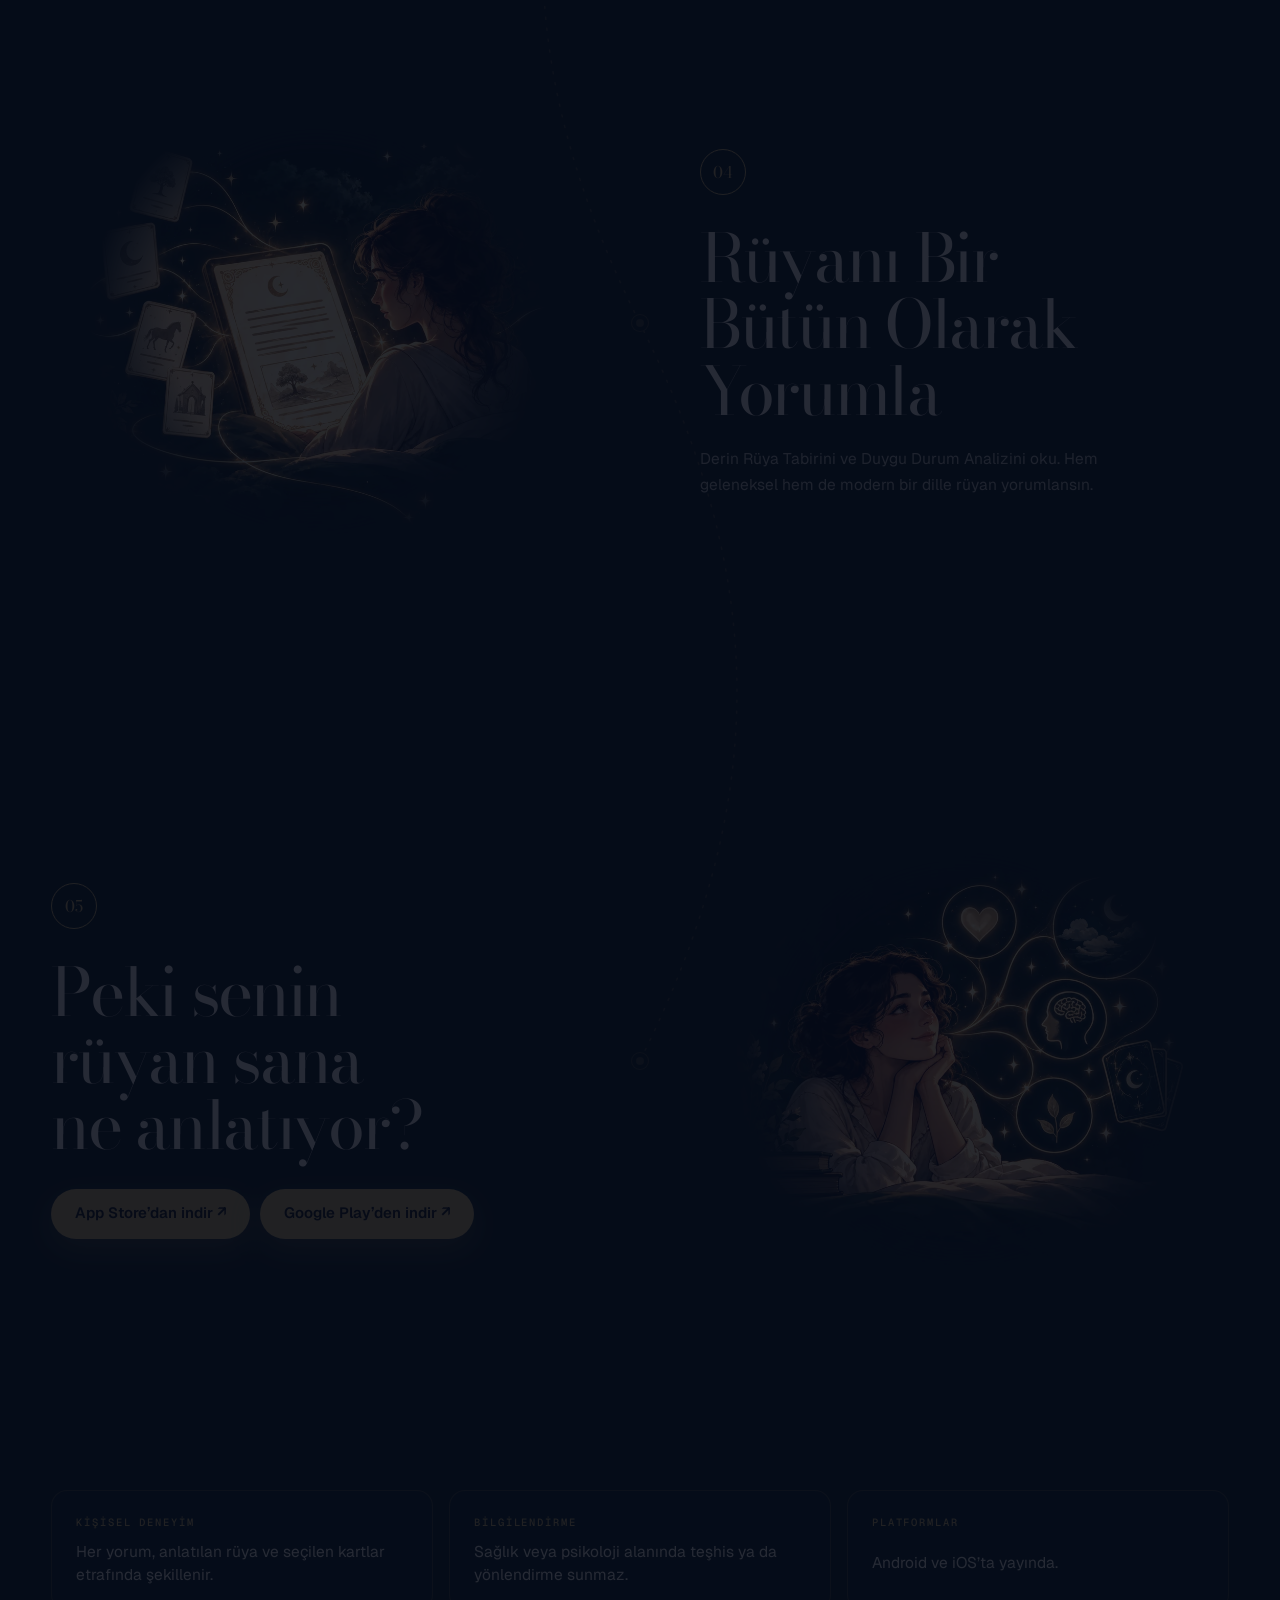
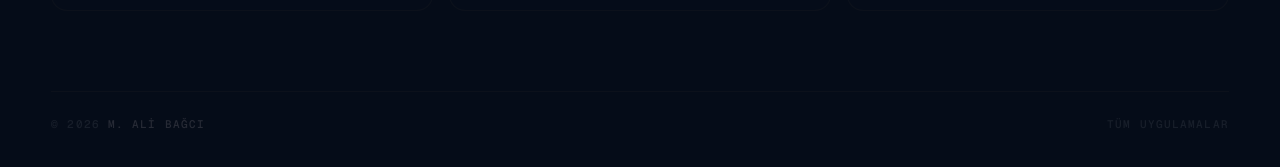
<file: ruya-katibi/index.html>
<!doctype html>
<html lang="tr" class="is-dark">
<head>
  <meta charset="utf-8">
  <meta name="viewport" content="width=device-width,initial-scale=1">
  <title>Rüya Kâtibi: Rüya Tabirleri — M. Ali Bağcı</title>
  <meta name="description" content="Rüyanızı anlatın, size açılan kartları seçin ve kişiselleştirilmiş, gizemli bir rüya tabiri deneyimi yaşayın.">
  <meta name="theme-color" content="#0c1712">
  <link rel="canonical" href="https://malibag.github.io/ruya-katibi/">
  <meta property="og:type" content="website"><meta property="og:locale" content="tr_TR">
  <meta property="og:title" content="Rüya Kâtibi: Rüya Tabirleri — M. Ali Bağcı"><meta property="og:description" content="Rüyanızı anlatın, size açılan kartları seçin ve kişiselleştirilmiş, gizemli bir rüya tabiri deneyimi yaşayın.">
  <meta property="og:url" content="https://malibag.github.io/ruya-katibi/"><meta property="og:image" content="https://malibag.github.io/assets/social/ruya-katibi.jpg?v=3">
  <meta name="twitter:card" content="summary_large_image"><meta name="twitter:title" content="Rüya Kâtibi: Rüya Tabirleri — M. Ali Bağcı">
  <meta name="twitter:description" content="Rüyanızı anlatın, size açılan kartları seçin ve kişiselleştirilmiş, gizemli bir rüya tabiri deneyimi yaşayın."><meta name="twitter:image" content="https://malibag.github.io/assets/social/ruya-katibi.jpg?v=3">
  <link rel="icon" href="../assets/mark.svg" type="image/svg+xml">
  <link rel="preconnect" href="https://fonts.googleapis.com"><link rel="preconnect" href="https://fonts.gstatic.com" crossorigin>
  <link href="https://fonts.googleapis.com/css2?family=Bodoni+Moda:ital,opsz,wght@0,6..96,400;0,6..96,500;1,6..96,400;1,6..96,500&family=Geist:wght@400;500;600&family=Geist+Mono:wght@500&display=swap" rel="stylesheet">
  <link rel="preload" as="image" href="img/giris.webp">
  <link rel="stylesheet" href="ruya.css?v=5">
  <link rel="stylesheet" href="lamba.css?v=1">
  <!-- JavaScript kapalıysa sayfa karanlık kalmasın. -->
  <noscript><style>.darkness,.face-glow,.pull,.pull-hint{display:none!important}</style></noscript>
  <script type="application/ld+json">{"@context":"https://schema.org","@type":"SoftwareApplication","name":"Rüya Kâtibi: Rüya Tabirleri","description":"Rüyanızı anlatın, size açılan kartları seçin ve kişiselleştirilmiş, gizemli bir rüya tabiri deneyimi yaşayın.","applicationCategory":"MobileApplication","operatingSystem":"Android, iOS","url":"https://malibag.github.io/ruya-katibi/","image":"https://malibag.github.io/assets/social/ruya-katibi.jpg?v=3","author":{"@type":"Person","name":"M. Ali Bağcı","email":"bagcimuhammetali@gmail.com"}}</script>
</head>
<body>
  <!-- Lamba girişi: sayfa karanlık, yalnız yüz hafif aydınlık; ip çekilince her yer açılır. -->
  <div class="darkness" aria-hidden="true"></div>
  <div class="face-glow" aria-hidden="true"></div>
  <button id="lamba-ipi" class="pull" type="button" aria-label="Işığı aç" aria-pressed="false">
    <span class="pull-line" aria-hidden="true"></span>
    <span class="pull-bead" aria-hidden="true"></span>
  </button>
  <p class="pull-hint" aria-hidden="true">Işığı açmak için ipi çek</p>
  <div class="sky" aria-hidden="true"></div>

  <section class="hero" aria-labelledby="hero-title">
    <div class="hero-art" aria-hidden="true"><img src="img/giris.webp" alt="" width="1254" height="1254"></div>
    <div class="hero-panel">
      <nav class="site-nav" aria-label="Ana menü">
        <a href="../#uygulamalar">Uygulamalar</a>
        <a href="../#hakkimda">Hakkımda</a>
        <a class="nav-contact" href="mailto:bagcimuhammetali@gmail.com">İletişim</a>
      </nav>
      <a class="back-link" href="../">← Tüm uygulamalar</a>
      <div class="app-badge">
        <img src="../assets/icons/ruya-katibi.jpg" alt="Rüya Kâtibi: Rüya Tabirleri uygulama simgesi" width="48" height="48">
        <span>Rüya Kâtibi</span>
      </div>
      <h1 id="hero-title">Rüyaların <em>sana bir şey söylüyor.</em> Dinlemeye hazır mısın?</h1>
      <p class="lead">Rüyanı birkaç adımda sana özel bir tabire dönüştür. Ayrıntıları anlat, kartlarını aç ve rüyanın bıraktığı izleri keşfet.</p>
      <div class="store-row">
        <a class="store" href="https://apps.apple.com/tr/app/r%C3%BCya-k%C3%A2tibi-r%C3%BCya-tabirleri/id6806270785" rel="noopener">
          <svg viewBox="0 0 24 24" aria-hidden="true"><path d="M16.4 12.6c0-2.3 1.9-3.4 2-3.5-1.1-1.6-2.8-1.8-3.4-1.8-1.4-.1-2.8.9-3.5.9s-1.8-.9-3-.8C7 7.4 5.6 8.3 4.8 9.7c-1.6 2.8-.4 6.9 1.2 9.1.8 1.1 1.7 2.3 2.8 2.3 1.1 0 1.6-.7 3-.7s1.8.7 3 .7 2-1.1 2.8-2.2c.9-1.3 1.2-2.5 1.2-2.6 0 0-2.4-.9-2.4-3.7ZM14.2 5.7c.6-.8 1-1.8.9-2.8-.9 0-2 .6-2.6 1.4-.6.7-1.1 1.7-.9 2.7 1 .1 2-.5 2.6-1.3Z"/></svg>
          <span><small>App Store’dan</small><b>İndirin</b></span>
        </a>
        <a class="store" href="https://play.google.com/store/apps/details?id=com.ruyakatibi.kadimtabirname" rel="noopener">
          <svg viewBox="0 0 24 24" aria-hidden="true"><path d="M4 2.8 13.6 12 4 21.2c-.4-.2-.6-.6-.6-1.1V3.9c0-.5.2-.9.6-1.1Zm10.8 10.4 2.4 2.3-10.8 6.1 8.4-8.4Zm3.7-3.3 2.6 1.5c.8.5.8 1.6 0 2.1l-2.6 1.5-2.6-2.5 2.6-2.6ZM6.4 2.4l10.8 6.1-2.4 2.3-8.4-8.4Z"/></svg>
          <span><small>Google Play’den</small><b>İndirin</b></span>
        </a>
      </div>
      <div class="text-links">
        <a href="https://malibag.github.io/ruya-katibi-gizlilik/">Gizlilik Politikası ↗</a>
        <a href="mailto:bagcimuhammetali@gmail.com?subject=Rüya Kâtibi: Rüya Tabirleri">Destek ve iletişim ↗</a>
      </div>
    </div>
    <a class="scroll-cue" href="#adim-1"><span>Yolculuğu keşfet</span><i aria-hidden="true"></i></a>
  </section>

  <nav class="step-dots" aria-label="Yolculuk adımları">
    <a href="#adim-1">01</a><a href="#adim-2">02</a><a href="#adim-3">03</a><a href="#adim-4">04</a><a href="#adim-5">05</a>
  </nav>

  <main class="journey" id="journey">
    <svg class="journey-path" aria-hidden="true"><path class="track"/><path class="ink"/></svg>

    <section class="step" id="adim-1">
      <div class="step-copy">
        <span class="step-num">01</span>
        <h2>Rüyanı Anlat</h2>
        <p>Hatırladığın kişileri, yerleri, nesneleri ve ayrıntıları yaz. İstersen başkasının rüyasını da anlat.</p>
      </div>
      <span class="node" aria-hidden="true"></span>
      <figure class="step-art"><img src="img/adim-01.webp" alt="" width="900" height="900" loading="lazy"></figure>
    </section>

    <section class="step is-flip" id="adim-2">
      <div class="step-copy">
        <span class="step-num">02</span>
        <h2>Rüyandaki Önemli Semboller Belirlensin</h2>
        <p>Rüyandaki her detay derinlemesine incelensin.</p>
      </div>
      <span class="node" aria-hidden="true"></span>
      <figure class="step-art"><img src="img/adim-02.webp" alt="" width="900" height="900" loading="lazy"></figure>
    </section>

    <section class="step" id="adim-3">
      <div class="step-copy">
        <span class="step-num">03</span>
        <h2>Sana Özel Tabirlerini Oku</h2>
        <p>Rüyandaki önemli semboller için sana özel kartlar hazırlansın.</p>
      </div>
      <span class="node" aria-hidden="true"></span>
      <figure class="step-art"><img src="img/adim-03.webp" alt="" width="900" height="900" loading="lazy"></figure>
    </section>

    <section class="step is-flip" id="adim-4">
      <div class="step-copy">
        <span class="step-num">04</span>
        <h2>Rüyanı Bir Bütün Olarak Yorumla</h2>
        <p>Derin Rüya Tabirini ve Duygu Durum Analizini oku. Hem geleneksel hem de modern bir dille rüyan yorumlansın.</p>
      </div>
      <span class="node" aria-hidden="true"></span>
      <figure class="step-art"><img src="img/adim-04.webp" alt="" width="900" height="900" loading="lazy"></figure>
    </section>

    <section class="step" id="adim-5">
      <div class="step-copy">
        <span class="step-num">05</span>
        <h2>Peki senin rüyan sana ne anlatıyor?</h2>
        <div class="cta-row">
          <a class="cta" href="https://apps.apple.com/tr/app/r%C3%BCya-k%C3%A2tibi-r%C3%BCya-tabirleri/id6806270785" rel="noopener">App Store’dan indir ↗</a>
          <a class="cta" href="https://play.google.com/store/apps/details?id=com.ruyakatibi.kadimtabirname" rel="noopener">Google Play’den indir ↗</a>
        </div>
      </div>
      <span class="node" aria-hidden="true"></span>
      <figure class="step-art"><img src="img/adim-05.webp" alt="" width="900" height="900" loading="lazy"></figure>
    </section>
  </main>

  <section class="facts" aria-label="Uygulama hakkında">
    <article><span>Kişisel deneyim</span><strong>Her yorum, anlatılan rüya ve seçilen kartlar etrafında şekillenir.</strong></article>
    <article><span>Bilgilendirme</span><strong>Sağlık veya psikoloji alanında teşhis ya da yönlendirme sunmaz.</strong></article>
    <article><span>Platformlar</span><strong>Android ve iOS’ta yayında.</strong></article>
  </section>

  <footer class="footer"><span>© 2026 <strong>M. Ali Bağcı</strong></span><a href="../">Tüm uygulamalar</a></footer>
  <script src="../i18n.js?v=9" defer></script>
  <script src="ruya.js?v=6" defer></script>
  <script src="lamba.js?v=1" defer></script>
</body>
</html>
</file>
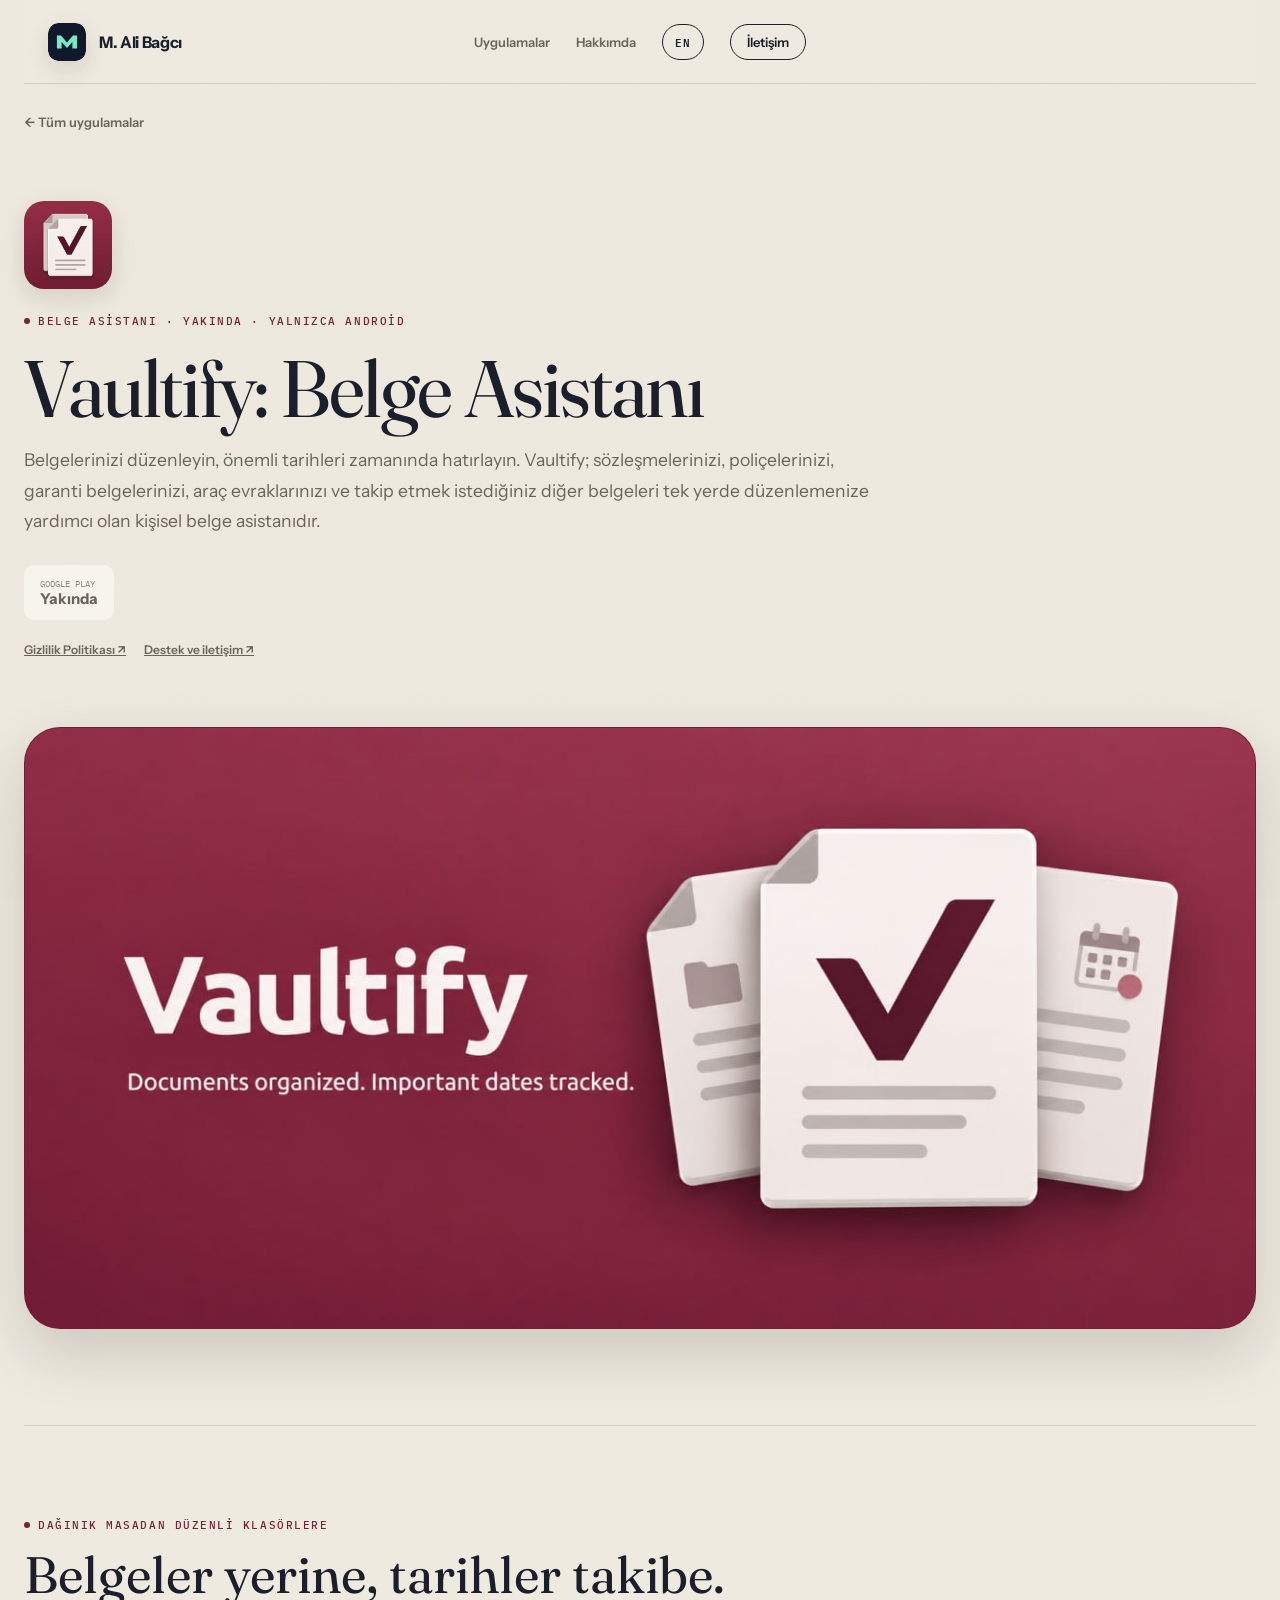
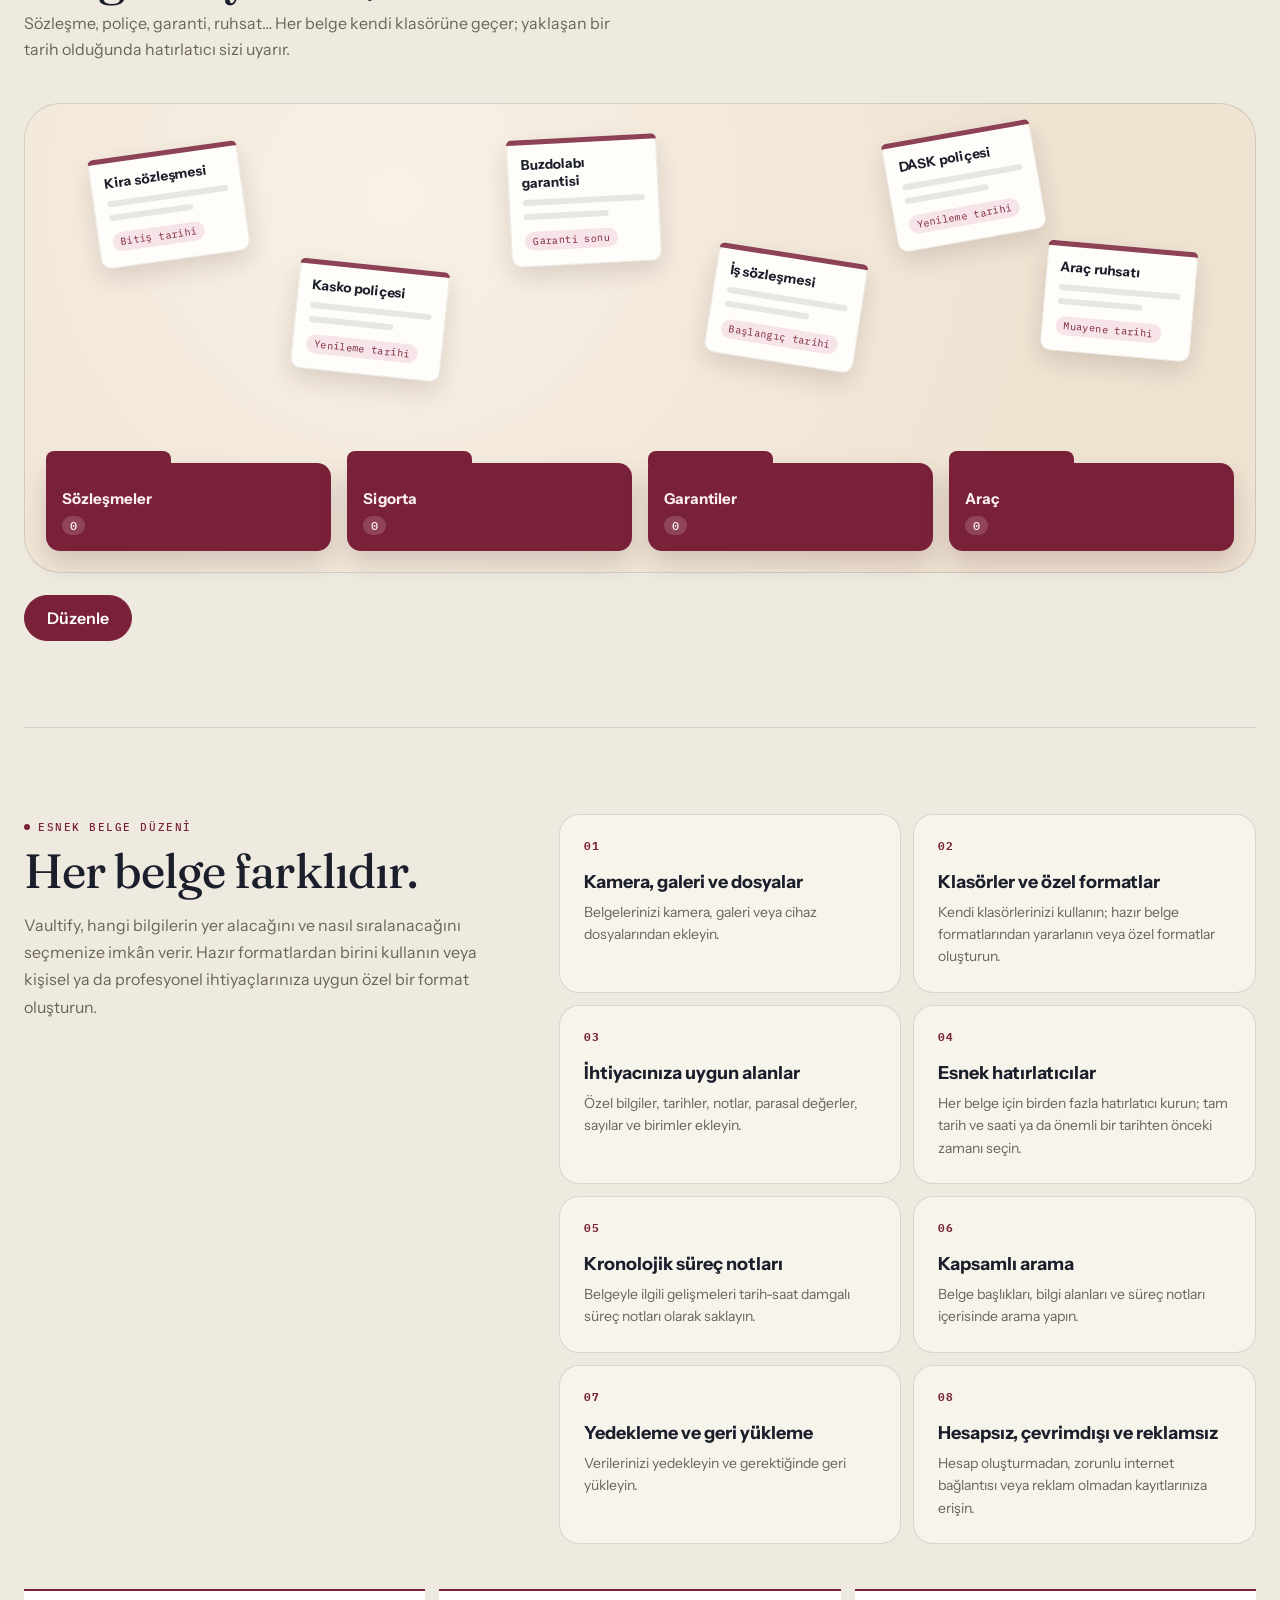
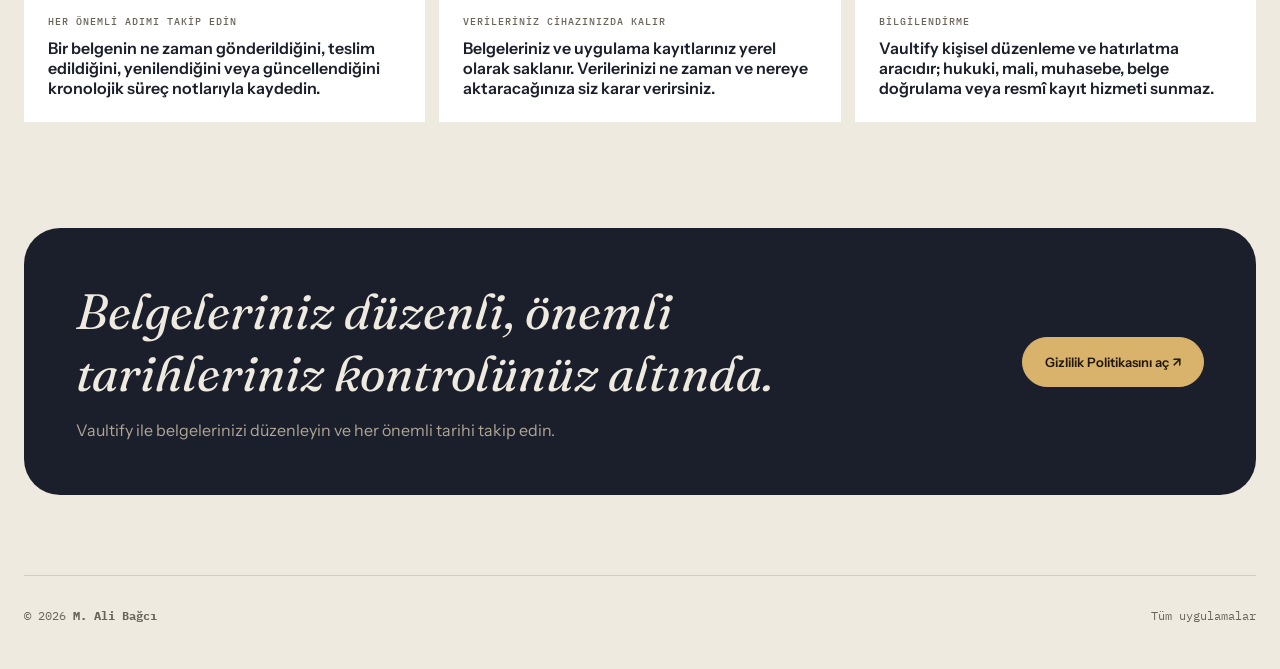
<file: vaultify/index.html>
<!doctype html>
<html lang="tr">
<head>
  <meta charset="utf-8">
  <meta name="viewport" content="width=device-width,initial-scale=1">
  <title>Vaultify: Belge Asistanı — M. Ali Bağcı</title>
  <meta name="description" content="Belgelerinizi düzenleyin, önemli tarihleri takip edin ve esnek hatırlatıcılar oluşturun.">
  <meta name="theme-color" content="#efeae0">
  <link rel="canonical" href="https://malibag.github.io/vaultify/">
  <meta property="og:type" content="website"><meta property="og:locale" content="tr_TR">
  <meta property="og:title" content="Vaultify: Belge Asistanı — M. Ali Bağcı"><meta property="og:description" content="Belgelerinizi düzenleyin, önemli tarihleri takip edin ve esnek hatırlatıcılar oluşturun.">
  <meta property="og:url" content="https://malibag.github.io/vaultify/"><meta property="og:image" content="https://malibag.github.io/assets/social/vaultify.jpg">
  <meta name="twitter:card" content="summary_large_image"><meta name="twitter:title" content="Vaultify: Belge Asistanı — M. Ali Bağcı"><meta name="twitter:description" content="Belgelerinizi düzenleyin, önemli tarihleri takip edin ve esnek hatırlatıcılar oluşturun."><meta name="twitter:image" content="https://malibag.github.io/assets/social/vaultify.jpg">
  <link rel="icon" href="../assets/icons/vaultify.jpg" type="image/jpeg">
  <link rel="preconnect" href="https://fonts.googleapis.com"><link rel="preconnect" href="https://fonts.gstatic.com" crossorigin>
  <link href="https://fonts.googleapis.com/css2?family=Fraunces:ital,opsz,wght@0,9..144,340;0,9..144,400;0,9..144,440;0,9..144,500;1,9..144,380;1,9..144,400&family=Instrument+Sans:wght@400;500;600;700&family=IBM+Plex+Mono:wght@400;500&display=swap" rel="stylesheet"><link rel="stylesheet" href="../style.css?v=10">
  <link rel="stylesheet" href="vaultify.css?v=1">
  <script type="application/ld+json">{"@context":"https://schema.org","@type":"SoftwareApplication","name":"Vaultify: Belge Asistanı","description":"Belgelerinizi düzenlemenize, belge durumlarını takip etmenize ve önemli tarihler için hatırlatıcı oluşturmanıza yardımcı olan Android belge asistanı.","applicationCategory":"MobileApplication","operatingSystem":"Android","url":"https://malibag.github.io/vaultify/","image":"https://malibag.github.io/assets/social/vaultify.jpg","author":{"@type":"Person","name":"M. Ali Bağcı","email":"bagcimuhammetali@gmail.com"}}</script>
</head>
<body class="vault-page">
  <div class="shell">
    <header class="site-header"><a class="brand" href="../"><img src="../assets/mark.svg" alt="" width="42" height="42"><span>M. Ali Bağcı</span></a><nav class="site-nav" aria-label="Ana menü"><a href="../#ayet-kartlari">Uygulamalar</a><a href="../#hakkimda">Hakkımda</a><a class="nav-contact" href="mailto:bagcimuhammetali@gmail.com">İletişim</a></nav></header>
    <main class="detail-main">
      <a class="back-link" href="../">← Tüm uygulamalar</a>
      <section class="detail-hero" style="--accent:#7a213a">
        <div class="detail-copy-block">
          <img class="detail-icon" src="../assets/icons/vaultify.jpg" alt="Vaultify uygulama simgesi" width="92" height="92">
          <span class="eyebrow" style="margin-top:25px">Belge asistanı · Yakında · Yalnızca Android</span>
          <h1>Vaultify: Belge Asistanı</h1><p class="detail-lead">Belgelerinizi düzenleyin, önemli tarihleri zamanında hatırlayın. Vaultify; sözleşmelerinizi, poliçelerinizi, garanti belgelerinizi, araç evraklarınızı ve takip etmek istediğiniz diğer belgeleri tek yerde düzenlemenize yardımcı olan kişisel belge asistanıdır.</p>
          <div class="store-row"><span class="store-badge disabled"><span><small>GOOGLE PLAY</small><strong>Yakında</strong></span></span></div>
          <div class="detail-links"><a href="https://malibag.github.io/vaultify-privacy/">Gizlilik Politikası ↗</a><a href="mailto:bagcimuhammetali@gmail.com?subject=Vaultify">Destek ve iletişim ↗</a></div>
        </div>
        <div class="vault-detail-gallery" aria-label="Vaultify Google Play özellik grafiği">
          <img class="vault-feature-graphic" src="../assets/social/vaultify.jpg" alt="Vaultify — Belgeler düzenli, önemli tarihler takipte" width="1280" height="625">
        </div>
      </section>
      <section class="desk-demo" style="--accent:#7a213a" aria-labelledby="masa-baslik">
        <div class="dd-head"><span class="eyebrow">Dağınık masadan düzenli klasörlere</span><h2 id="masa-baslik">Belgeler yerine, tarihler takibe.</h2><p>Sözleşme, poliçe, garanti, ruhsat… Her belge kendi klasörüne geçer; yaklaşan bir tarih olduğunda hatırlatıcı sizi uyarır.</p></div>
        <div class="dd-stage">
          <div class="dd-desk">
            <article class="dd-doc" data-folder="sozlesme" style="--x:4%;--y:8%;--r:-8deg;--mx:0%;--my:0%"><strong>Kira sözleşmesi</strong><i></i><i></i><span>Bitiş tarihi</span></article>
            <article class="dd-doc" data-folder="sigorta" style="--x:21%;--y:44%;--r:6deg;--mx:58%;--my:3%"><strong>Kasko poliçesi</strong><i></i><i></i><span>Yenileme tarihi</span></article>
            <article class="dd-doc" data-folder="garanti" style="--x:39%;--y:4%;--r:-3deg;--mx:29%;--my:27%"><strong>Buzdolabı garantisi</strong><i></i><i></i><span>Garanti sonu</span></article>
            <article class="dd-doc" data-folder="sozlesme" style="--x:56%;--y:40%;--r:9deg;--mx:1%;--my:52%"><strong>İş sözleşmesi</strong><i></i><i></i><span>Başlangıç tarihi</span></article>
            <article class="dd-doc" data-folder="sigorta" style="--x:71%;--y:2%;--r:-10deg;--mx:59%;--my:53%"><strong>DASK poliçesi</strong><i></i><i></i><span>Yenileme tarihi</span></article>
            <article class="dd-doc" data-folder="arac" style="--x:84%;--y:38%;--r:5deg;--mx:30%;--my:63%"><strong>Araç ruhsatı</strong><i></i><i></i><span>Muayene tarihi</span></article>
          </div>
          <div class="dd-folders">
            <div class="dd-folder" data-folder="sozlesme"><strong>Sözleşmeler</strong><b>0</b></div>
            <div class="dd-folder" data-folder="sigorta"><strong>Sigorta</strong><b>0</b></div>
            <div class="dd-folder" data-folder="garanti"><strong>Garantiler</strong><b>0</b></div>
            <div class="dd-folder" data-folder="arac"><strong>Araç</strong><b>0</b><svg class="dd-bell" viewBox="0 0 24 24" fill="currentColor" aria-hidden="true"><path d="M12 2a1.5 1.5 0 0 1 1.5 1.5v.6A6 6 0 0 1 18 10v4.2l1.7 2.6c.4.6 0 1.2-.7 1.2H5c-.7 0-1.1-.6-.7-1.2L6 14.2V10a6 6 0 0 1 4.5-5.9v-.6A1.5 1.5 0 0 1 12 2Zm-2.5 17h5a2.5 2.5 0 0 1-5 0Z"/></svg></div>
          </div>
          <div class="dd-toast" role="status" hidden><svg viewBox="0 0 24 24" fill="currentColor" aria-hidden="true"><path d="M12 2a1.5 1.5 0 0 1 1.5 1.5v.6A6 6 0 0 1 18 10v4.2l1.7 2.6c.4.6 0 1.2-.7 1.2H5c-.7 0-1.1-.6-.7-1.2L6 14.2V10a6 6 0 0 1 4.5-5.9v-.6A1.5 1.5 0 0 1 12 2Zm-2.5 17h5a2.5 2.5 0 0 1-5 0Z"/></svg><span><strong>Araç muayenesi yaklaşıyor</strong><small>Hatırlatıcı · 12 gün kaldı</small></span></div>
        </div>
        <div class="dd-actions"><button class="dd-btn dd-go" type="button">Düzenle</button><button class="dd-btn ghost dd-reset" type="button" hidden>Yeniden dağıt</button></div>
      </section>
      <section class="detail-section" style="--accent:#7a213a">
        <div class="detail-intro"><div><span class="eyebrow">Esnek belge düzeni</span><h2>Her belge farklıdır.</h2><p>Vaultify, hangi bilgilerin yer alacağını ve nasıl sıralanacağını seçmenize imkân verir. Hazır formatlardan birini kullanın veya kişisel ya da profesyonel ihtiyaçlarınıza uygun özel bir format oluşturun.</p></div><div class="feature-list"><article class="feature-item"><b>01</b><strong>Kamera, galeri ve dosyalar</strong><p>Belgelerinizi kamera, galeri veya cihaz dosyalarından ekleyin.</p></article><article class="feature-item"><b>02</b><strong>Klasörler ve özel formatlar</strong><p>Kendi klasörlerinizi kullanın; hazır belge formatlarından yararlanın veya özel formatlar oluşturun.</p></article><article class="feature-item"><b>03</b><strong>İhtiyacınıza uygun alanlar</strong><p>Özel bilgiler, tarihler, notlar, parasal değerler, sayılar ve birimler ekleyin.</p></article><article class="feature-item"><b>04</b><strong>Esnek hatırlatıcılar</strong><p>Her belge için birden fazla hatırlatıcı kurun; tam tarih ve saati ya da önemli bir tarihten önceki zamanı seçin.</p></article><article class="feature-item"><b>05</b><strong>Kronolojik süreç notları</strong><p>Belgeyle ilgili gelişmeleri tarih-saat damgalı süreç notları olarak saklayın.</p></article><article class="feature-item"><b>06</b><strong>Kapsamlı arama</strong><p>Belge başlıkları, bilgi alanları ve süreç notları içerisinde arama yapın.</p></article><article class="feature-item"><b>07</b><strong>Yedekleme ve geri yükleme</strong><p>Verilerinizi yedekleyin ve gerektiğinde geri yükleyin.</p></article><article class="feature-item"><b>08</b><strong>Hesapsız, çevrimdışı ve reklamsız</strong><p>Hesap oluşturmadan, zorunlu internet bağlantısı veya reklam olmadan kayıtlarınıza erişin.</p></article></div></div>
        <div class="trust-grid"><article class="trust-card"><span>Her önemli adımı takip edin</span><strong>Bir belgenin ne zaman gönderildiğini, teslim edildiğini, yenilendiğini veya güncellendiğini kronolojik süreç notlarıyla kaydedin.</strong></article><article class="trust-card"><span>Verileriniz cihazınızda kalır</span><strong>Belgeleriniz ve uygulama kayıtlarınız yerel olarak saklanır. Verilerinizi ne zaman ve nereye aktaracağınıza siz karar verirsiniz.</strong></article><article class="trust-card"><span>Bilgilendirme</span><strong>Vaultify kişisel düzenleme ve hatırlatma aracıdır; hukuki, mali, muhasebe, belge doğrulama veya resmî kayıt hizmeti sunmaz.</strong></article></div>
      </section>
      <section class="final-cta"><div><h2>Belgeleriniz düzenli, önemli tarihleriniz kontrolünüz altında.</h2><p>Vaultify ile belgelerinizi düzenleyin ve her önemli tarihi takip edin.</p></div><a class="button light" href="https://malibag.github.io/vaultify-privacy/">Gizlilik Politikasını aç ↗</a></section>
    </main>
    <footer class="footer"><span>© 2026 <strong>M. Ali Bağcı</strong></span><a href="../">Tüm uygulamalar</a></footer>
  </div>
  <script src="../i18n.js?v=14" defer></script>
  <script src="vaultify.js?v=1" defer></script>
</body>
</html>
</file>
<file: style.css>
/* ==========================================================================
   Kart Kataloğu — Malibag design system
   Gündüz: kağıt fiş kartı zemini · Gece: yalnızca Rüya Kâtibi sahnesi
   ========================================================================== */

:root {
  color-scheme: light;

  /* — Gündüz palet — */
  --paper: #efeae0;
  --paper-card: #f7f4ec;
  --paper-elevated: #fff;
  --ink: #1b1f2b;
  --muted: #6b6459;
  --line: rgba(27, 31, 43, .14);

  /* — Künye renkleri (her uygulamanın kendi kimliği) — WCAG AA: kağıt zeminde ≥4.5:1 için koyultulmuş */
  --clr-ayet: #2f634f;
  --clr-ingilizce: #324c86;
  --clr-ehliyet: #933b23;
  --clr-kpss: #866026;
  --accent: #933b23;

  /* — Gece (yalnız Rüya Kâtibi) — */
  --night: #12111c;
  --night-card: #1c1a28;
  --night-ink: #f3ecdd;
  --night-muted: #b0a696;
  --gold: #d9b26b;

  /* — Tipografi — */
  --font-display: "Fraunces", Georgia, serif;
  --font-body: "Instrument Sans", "Segoe UI", system-ui, sans-serif;
  --font-mono: "IBM Plex Mono", "Courier New", monospace;

  /* — Şekil / derinlik — */
  --r-s: 10px;
  --r-m: 20px;
  --r-l: 36px;
  --r-pill: 999px;
  --shadow-low: 0 8px 24px rgba(27, 20, 10, .12);
  --shadow-med: 0 24px 60px rgba(27, 20, 10, .16);
  --shadow-high: 0 40px 90px rgba(15, 12, 8, .22);

  --ease-out: cubic-bezier(.16, 1, .3, 1);
}

* { box-sizing: border-box; }
html { scroll-behavior: smooth; }
html.js [data-reveal] { opacity: 0; transform: translateY(28px); clip-path: inset(0 0 12% 0); }
html.js [data-reveal].is-visible {
  opacity: 1; transform: none; clip-path: inset(0 0 0 0);
  transition: opacity .8s var(--ease-out), transform .8s var(--ease-out), clip-path .8s var(--ease-out);
}
body {
  margin: 0; min-height: 100vh; background: var(--scene-bg, var(--paper)); color: var(--ink);
  font-family: var(--font-body); -webkit-font-smoothing: antialiased;
}
/* ince kağıt lifi dokusu, sabit */
body::before {
  content: ""; position: fixed; inset: 0; z-index: -1; pointer-events: none; opacity: .05; mix-blend-mode: multiply;
  background-image: url("data:image/svg+xml,%3Csvg xmlns='http://www.w3.org/2000/svg' width='120' height='120'%3E%3Cfilter id='n'%3E%3CfeTurbulence type='fractalNoise' baseFrequency='.9' numOctaves='2' stitchTiles='stitch'/%3E%3C/filter%3E%3Crect width='100%25' height='100%25' filter='url(%23n)'/%3E%3C/svg%3E");
}
a { color: inherit; }
img { max-width: 100%; display: block; }
.shell { width: min(1240px, calc(100% - 48px)); margin-inline: auto; }
.skip-link {
  position: absolute; left: 16px; top: -60px; z-index: 100; padding: 12px 18px; background: var(--ink); color: var(--paper);
  border-radius: var(--r-s); text-decoration: none; font-weight: 700; transition: top .2s var(--ease-out);
}
.skip-link:focus { top: 16px; }

/* — Başlık — */
.site-header {
  position: sticky; top: 0; z-index: 40; min-height: 84px; display: flex; align-items: center; justify-content: space-between;
  gap: 24px; padding: 0 24px; background: color-mix(in srgb, var(--paper) 88%, transparent); backdrop-filter: blur(14px);
  border-bottom: 1px solid var(--line);
}
.site-nav {
  position: absolute; left: 50%; top: 50%; transform: translate(-50%, -50%);
}
.header-left { display: flex; align-items: center; gap: 22px; }
.site-location {
  display: inline-flex; align-items: center; gap: 6px; color: var(--muted); font-family: var(--font-mono);
  font-size: 11px; font-weight: 500; letter-spacing: .08em; text-transform: uppercase; white-space: nowrap;
}
.site-location svg { width: 13px; height: 13px; flex-shrink: 0; }
.brand { display: inline-flex; align-items: center; gap: 13px; text-decoration: none; font-weight: 700; letter-spacing: -.02em; }
.brand img { width: 38px; height: 38px; border-radius: var(--r-s); box-shadow: var(--shadow-low); }
.brand small { display: block; margin-top: 3px; color: var(--muted); font-family: var(--font-mono); font-size: 10px; font-weight: 500; letter-spacing: .12em; text-transform: uppercase; }
.site-nav { display: flex; align-items: center; gap: 26px; font-size: 13px; font-weight: 600; }
.site-nav a { color: var(--muted); text-decoration: none; transition: color .2s ease; }
.site-nav a:hover, .site-nav a:focus-visible { color: var(--ink); }
.nav-contact { padding: 9px 16px; color: var(--ink) !important; border: 1px solid var(--ink); border-radius: var(--r-pill); }

/* — Fiş kataloğu rayı (imza öğe) — */
.catalog-rail {
  position: fixed; right: 22px; top: 50%; transform: translateY(-50%); z-index: 30;
  display: flex; flex-direction: column; gap: 3px; font-family: var(--font-mono);
  padding: 12px 9px; border-radius: var(--r-pill); border: 1px solid var(--line);
  background: color-mix(in srgb, var(--paper) 84%, transparent); backdrop-filter: blur(12px);
}
.catalog-rail a {
  display: flex; align-items: center; justify-content: flex-end; gap: 8px; padding: 5px 4px; text-decoration: none;
  color: var(--muted); font-size: 10px; letter-spacing: .06em; opacity: .55; transition: opacity .3s ease, color .3s ease;
}
.catalog-rail a span.tab-label { max-width: 0; overflow: hidden; white-space: nowrap; opacity: 0; transition: max-width .3s var(--ease-out), opacity .2s ease; }
.catalog-rail a:hover span.tab-label,
.catalog-rail a.is-active span.tab-label { max-width: 160px; opacity: 1; }
.catalog-rail a::after { content: ""; width: 14px; height: 2px; background: currentColor; border-radius: 2px; }
.catalog-rail a.is-active { opacity: 1; color: var(--rail-accent, var(--accent)); }
.catalog-rail a.is-active::after { width: 26px; }
@media (max-width: 1180px) { .catalog-rail { display: none; } }

/* — Eyebrow / durum damgası — */
.eyebrow {
  display: inline-flex; align-items: center; gap: 8px; color: var(--accent); font-family: var(--font-mono);
  font-size: 11px; font-weight: 500; letter-spacing: .14em; text-transform: uppercase;
}
.eyebrow::before { content: ""; width: 6px; height: 6px; border-radius: 50%; background: currentColor; }
.stamp {
  display: inline-flex; align-items: center; gap: 8px; padding: 8px 13px; border: 1px solid currentColor; border-radius: var(--r-s);
  font-family: var(--font-mono); font-size: 10.5px; font-weight: 500; letter-spacing: .08em; text-transform: uppercase;
  color: var(--muted); transform: rotate(-1.2deg);
}
.stamp b { color: var(--ink); font-weight: 600; }
.stamp.is-live { color: var(--clr-ayet); }
.stamp.is-soon { color: #644f26; }
.promo-line { margin: 0 0 22px; max-width: 460px; color: var(--ink); font-size: .95rem; line-height: 1.6; }
.promo-line strong { color: #644f26; font-weight: 600; }

/* — Butonlar — */
.button {
  display: inline-flex; align-items: center; justify-content: center; gap: 9px; min-height: 50px; padding: 0 22px;
  border: 1px solid var(--ink); border-radius: var(--r-pill); background: var(--ink); color: var(--paper); text-decoration: none;
  font-size: 13px; font-weight: 600; transition: transform .25s var(--ease-out), box-shadow .25s var(--ease-out);
}
.button:hover { transform: translateY(-2px); box-shadow: var(--shadow-med); }
.button.secondary { background: transparent; color: var(--ink); }
.button.light { background: var(--gold); color: #201705; border-color: var(--gold); }
.button.on-dark { border-color: var(--night-ink); }

/* — Hero — */
.hero { padding: 72px 0 128px; }
.hero .kicker { margin-bottom: 22px; }
.hero h1 {
  margin: 0 0 28px; max-width: 900px; font-family: var(--font-display); font-weight: 340;
  font-size: clamp(2.75rem, 2rem + 5vw, 6rem); line-height: .98; letter-spacing: -.03em;
}
.hero h1 .line { display: block; overflow: hidden; }
.hero h1 em { position: relative; display: inline-block; font-style: italic; font-weight: 400; color: var(--accent); }
.hero h1 em .lt { display: inline-block; transition: color .22s ease, transform .22s ease; }
.hero h1 em .lt.is-lit { color: #d97a3f; transform: translateY(-3px); }
.spotlight-dot {
  position: absolute; width: 6px; height: 6px; border-radius: 50%; background: #d97a3f;
  opacity: 0; transition: opacity .2s ease, left .16s ease-out, top .16s ease-out; pointer-events: none;
}
.spotlight-dot.is-active { opacity: 1; }
@media (prefers-reduced-motion: reduce) {
  .hero h1 em .lt.is-lit { color: inherit; transform: none; }
  .spotlight-dot { display: none; }
}
.hero-copy { max-width: 620px; margin: 0 0 40px; color: var(--muted); font-size: clamp(1.05rem, 1rem + .3vw, 1.2rem); line-height: 1.7; }
.hero-actions { display: flex; align-items: center; flex-wrap: wrap; gap: 14px; margin-bottom: 56px; }
.hero-stamp-row { display: flex; flex-wrap: wrap; gap: 12px; }

/* — Paylaşılan kart bileşenleri (hem gündüz hem gece sahnelerinde kullanılır) — */
.kicker { display: flex; align-items: center; gap: 12px; font-family: var(--font-mono); font-size: 11px; letter-spacing: .1em; text-transform: uppercase; }
.kicker .num { padding: 3px 8px; border: 1px solid currentColor; border-radius: 6px; }
.card-foot { display: flex; align-items: center; gap: 20px; flex-wrap: wrap; }
.card-link { font-weight: 600; font-size: 13px; text-decoration: none; color: var(--ink); border-bottom: 1px solid var(--accent); padding-bottom: 2px; }

.phone-stack {
  position: relative; min-height: 460px; perspective: 1200px; z-index: 1;
}
.phone-stack .frame {
  --tiltX: 0deg; --tiltY: 0deg;
  transform: rotate(var(--r, 0deg)) rotateX(var(--tiltX)) rotateY(var(--tiltY));
  transition: transform .4s var(--ease-out);
  transform-style: preserve-3d;
}
.phone {
  position: absolute; margin: 0; width: 208px; aspect-ratio: 610/1210; overflow: hidden; border: 7px solid #14121a;
  border-radius: 30px; background: #14121a; box-shadow: var(--shadow-med);
}
.phone img { width: 100%; height: 100%; object-fit: cover; border-radius: 23px; }
.phone-stack .p1 { left: 6%; top: 6%; transform: rotate(-7deg); z-index: 1; }
.phone-stack .p2 { left: 32%; top: -2%; transform: rotate(2deg); z-index: 3; box-shadow: var(--shadow-high); }
.phone-stack .p3 { left: 56%; top: 12%; transform: rotate(8deg); z-index: 2; }

/* — Yıldızlı gece dokusu: tüm koyu sahnelerde ve aralarındaki geçiş bantlarında
   ortak kullanılan tek bir atmosfer. — */
.starfield {
  position: absolute; inset: 0; pointer-events: none; z-index: 0;
  background-image: url("data:image/svg+xml,%3Csvg xmlns=%27http://www.w3.org/2000/svg%27 width=%27260%27 height=%27260%27%3E%3Cg fill=%27%23fff%27%3E%3Ccircle cx=%276%27 cy=%2710%27 r=%271%27 fill-opacity=%270.6%27/%3E%3Ccircle cx=%2740%27 cy=%2725%27 r=%271.3%27 fill-opacity=%270.9%27/%3E%3Ccircle cx=%2775%27 cy=%278%27 r=%270.8%27 fill-opacity=%270.5%27/%3E%3Ccircle cx=%27110%27 cy=%2722%27 r=%271.1%27 fill-opacity=%270.7%27/%3E%3Ccircle cx=%27150%27 cy=%2710%27 r=%270.9%27 fill-opacity=%270.5%27/%3E%3Ccircle cx=%27190%27 cy=%2728%27 r=%271.4%27 fill-opacity=%271%27/%3E%3Ccircle cx=%27225%27 cy=%278%27 r=%270.8%27 fill-opacity=%270.4%27/%3E%3Ccircle cx=%2720%27 cy=%2755%27 r=%271.2%27 fill-opacity=%270.8%27/%3E%3Ccircle cx=%2760%27 cy=%2770%27 r=%270.9%27 fill-opacity=%270.5%27/%3E%3Ccircle cx=%2795%27 cy=%2752%27 r=%271.5%27 fill-opacity=%271%27/%3E%3Ccircle cx=%27135%27 cy=%2765%27 r=%270.8%27 fill-opacity=%270.4%27/%3E%3Ccircle cx=%27175%27 cy=%2750%27 r=%271.2%27 fill-opacity=%270.8%27/%3E%3Ccircle cx=%27215%27 cy=%2768%27 r=%271%27 fill-opacity=%270.6%27/%3E%3Ccircle cx=%27250%27 cy=%2745%27 r=%270.8%27 fill-opacity=%270.4%27/%3E%3Ccircle cx=%2715%27 cy=%27100%27 r=%271%27 fill-opacity=%270.6%27/%3E%3Ccircle cx=%2750%27 cy=%27115%27 r=%271.3%27 fill-opacity=%270.9%27/%3E%3Ccircle cx=%2790%27 cy=%2795%27 r=%270.9%27 fill-opacity=%270.5%27/%3E%3Ccircle cx=%27125%27 cy=%27118%27 r=%271.1%27 fill-opacity=%270.7%27/%3E%3Ccircle cx=%27160%27 cy=%27100%27 r=%270.8%27 fill-opacity=%270.4%27/%3E%3Ccircle cx=%27200%27 cy=%27120%27 r=%271.4%27 fill-opacity=%271%27/%3E%3Ccircle cx=%27235%27 cy=%2798%27 r=%271%27 fill-opacity=%270.6%27/%3E%3Ccircle cx=%2730%27 cy=%27150%27 r=%271.2%27 fill-opacity=%270.8%27/%3E%3Ccircle cx=%2770%27 cy=%27165%27 r=%270.9%27 fill-opacity=%270.5%27/%3E%3Ccircle cx=%27108%27 cy=%27148%27 r=%271%27 fill-opacity=%270.6%27/%3E%3Ccircle cx=%27145%27 cy=%27170%27 r=%271.3%27 fill-opacity=%270.9%27/%3E%3Ccircle cx=%27185%27 cy=%27155%27 r=%270.8%27 fill-opacity=%270.4%27/%3E%3Ccircle cx=%27220%27 cy=%27172%27 r=%271.1%27 fill-opacity=%270.7%27/%3E%3Ccircle cx=%2725%27 cy=%27200%27 r=%271%27 fill-opacity=%270.6%27/%3E%3Ccircle cx=%27100%27 cy=%27210%27 r=%271.2%27 fill-opacity=%270.8%27/%3E%3Ccircle cx=%27190%27 cy=%27205%27 r=%270.9%27 fill-opacity=%270.5%27/%3E%3C/g%3E%3C/svg%3E");
  background-repeat: repeat; background-size: 260px 260px;
  animation: twinkle 7s ease-in-out infinite;
}
@keyframes twinkle { 0%, 100% { opacity: .35; } 50% { opacity: .68; } }
@media (prefers-reduced-motion: reduce) { .starfield { animation: none; opacity: .5; } }

/* — DENEME: kağıt uçak — iz BIRAKMAZ, sayfa boyunca kıvrılarak iner ve
   metnin bazen önünden bazen arkasından geçer (basit derinlik hissi). En
   sonda "Hakkımda" bölümündeki e-posta satırının üzerine konar ve orada
   sabit kalır. — */
.paper-plane {
  position: absolute; top: 0; left: 0; width: 50px; height: 50px; pointer-events: none;
  z-index: 50; /* JS ile 2 (arkada) / 50 (önde) arasında değiştirilir, sonda 50'de sabitlenir */
  filter: drop-shadow(0 6px 14px rgba(20, 15, 10, .32));
  will-change: transform;
}
.paper-plane svg { width: 100%; height: 100%; display: block; }
@media (max-width: 900px), (prefers-reduced-motion: reduce) { .paper-plane { display: none; } }

/* — DENEME: imleç ışık halesi — koyu sahnelerde daha belirgin, açık
   sahnelerde çok hafif; fareyi takip eder. — */
.cursor-glow {
  position: fixed; top: 0; left: 0; width: 260px; height: 260px; margin: -130px 0 0 -130px;
  border-radius: 50%; pointer-events: none; z-index: 3; opacity: 0;
  background: radial-gradient(circle, rgba(255, 220, 170, .22), transparent 70%);
  transition: opacity .25s ease; will-change: transform;
}
.cursor-glow.is-active { opacity: 1; }
.app-scene .cursor-glow.is-active { opacity: 1; }
@media (hover: none), (max-width: 900px), (prefers-reduced-motion: reduce) { .cursor-glow { display: none; } }

/* — DENEME: Rüya Kâtibi geçişinde kayan yıldız (bir kez oynar) — */
.shooting-star {
  position: absolute; top: 20%; left: 6%; width: 4px; height: 4px; border-radius: 50%; z-index: 2;
  background: #fff; box-shadow: 0 0 10px 2px rgba(255, 255, 255, .9); opacity: 0;
}
.shooting-star::after {
  content: ""; position: absolute; top: 50%; right: 100%; width: 140px; height: 2px;
  background: linear-gradient(90deg, transparent, rgba(255, 255, 255, .9)); transform: translateY(-50%);
}
.scene-transition.is-shooting .shooting-star { animation: shoot 1.8s ease-out .3s 1 both; }
@keyframes shoot {
  0% { opacity: 0; transform: translate(0, 0); }
  10% { opacity: 1; }
  70% { opacity: 1; }
  100% { opacity: 0; transform: translate(480px, 150px); }
}
@media (prefers-reduced-motion: reduce) { .shooting-star { display: none; } }

/* — Geçiş bantları: her uygulama sahnesinin GİRİŞİ. Kendi arka planı yoktur —
   gövde (body) rengi scroll'a bağlı olarak bir önceki sahnenin renginden bu
   sahnenin rengine akar (bkz. script.js). Yıldız dokusu ve şiirsel satır,
   yerel scroll ilerlemesiyle belirir. — */
.scene-transition { height: 100vh; position: relative; overflow: hidden; }
.scene-transition .starfield-wrap { position: absolute; inset: 0; opacity: var(--tw-star-p, 0); transition: opacity .2s linear; }
.scene-transition-inner { position: sticky; top: 0; height: 100vh; display: grid; place-items: center; text-align: center; padding: 0 24px; }
.scene-transition-copy {
  position: relative; max-width: 620px; opacity: var(--tw-text-p, 0); transform: translateY(calc((1 - var(--tw-text-p, 0)) * 18px));
  font-family: var(--font-display); font-style: italic; font-weight: 400; color: var(--night-ink);
  font-size: clamp(1.5rem, 1.2rem + 1.6vw, 2.4rem); line-height: 1.3; letter-spacing: -.01em;
}

/* — Uygulama sahneleri (gece): ortak iskelet, her uygulama kendi rengini taşır — */
.app-scene {
  --scene-muted: color-mix(in oklab, var(--scene-ink) 60%, var(--scene-bg));
  /* Sınırlar (üst/alt) tam olarak --scene-bg ile eşleşir, böylece bir önceki ve
     sonraki geçiş bandıyla renk kaynaşması kesintisiz olur; yalnızca ortada
     hafif bir derinlik dalgası var — düz, "AI işi" tek renkli blok hissi yerine. */
  background: linear-gradient(180deg,
    var(--scene-bg) 0%,
    color-mix(in oklab, var(--scene-bg) 92%, white) 40%,
    color-mix(in oklab, var(--scene-bg) 92%, black) 72%,
    var(--scene-bg) 100%);
  color: var(--scene-ink); padding: 20px 0 110px; position: relative; overflow: hidden;
}
.app-scene::before {
  content: ""; position: absolute; inset: 0; pointer-events: none; z-index: 0;
  background: radial-gradient(circle at 82% 18%, color-mix(in oklab, var(--scene-accent) 20%, transparent), transparent 30rem),
              radial-gradient(circle at 10% 80%, color-mix(in oklab, var(--scene-accent) 12%, transparent), transparent 26rem);
}
.app-scene .starfield { opacity: .5; }
.app-scene .shell { position: relative; z-index: 1; display: grid; grid-template-columns: 1fr .9fr; gap: 64px; align-items: center; padding: 90px 24px; }
.app-scene.is-flip .shell { direction: rtl; }
.app-scene.is-flip .shell > * { direction: ltr; }
.app-scene .kicker { color: var(--scene-accent); margin-bottom: 20px; }
.app-scene h2 { margin: 20px 0 20px; font-family: var(--font-display); font-style: italic; font-weight: 400; font-size: clamp(2.2rem, 1.8rem + 2.6vw, 3.8rem); line-height: .98; letter-spacing: -.02em; }
.app-scene p { max-width: 460px; color: var(--scene-muted); line-height: 1.75; font-size: 1.05rem; margin: 0 0 28px; }
.app-scene .promo-line { color: var(--scene-ink); font-size: .95rem; }
.app-scene .promo-line strong { color: var(--scene-accent); font-weight: 600; }
.app-scene .stamp { color: var(--scene-accent); }
.app-scene .phone { border-color: color-mix(in oklab, var(--scene-bg) 55%, #000); background: color-mix(in oklab, var(--scene-bg) 65%, #000); }
.app-scene .card-link { color: var(--scene-ink); border-color: var(--scene-accent); }
.app-scene .button.light { background: var(--scene-accent); color: var(--scene-bg); border-color: var(--scene-accent); }

/* Rüya Kâtibi dışındaki 4 sahne artık "gece" değil — kendi marka renginin açık/orta
   tonunda, koyu mürekkep metinli birer "renkli gündüz" sahnesi. Tek dramatik
   gündüz→gece anı yalnızca Ehliyet→Rüya Kâtibi geçişinde yaşanıyor. */
.scene-ayet { --scene-bg: #79b494; --scene-ink: #16261e; --scene-accent: #1f4835; }
.scene-ingilizce { --scene-bg: #95a8e6; --scene-ink: #171b30; --scene-accent: #26355e; }
.scene-kpss { --scene-bg: #e3bc76; --scene-ink: #2a2010; --scene-accent: #664912; }
.scene-ehliyet { --scene-bg: #f0a37e; --scene-ink: #2c150d; --scene-accent: #7a301a; }
.scene-ruya { --scene-bg: #12111c; --scene-ink: #f3ecdd; --scene-accent: #d9b26b; }
.scene-vaultify { --scene-bg: #7a213a; --scene-ink: #f7efec; --scene-accent: #f0c8d0; }

/* — Vaultify: bordo sahnede uçan belge destesi — */
.vault-showcase { position:relative; min-height:470px; perspective:1100px; isolation:isolate; }
.flying-document { position:absolute; width:240px; height:310px; padding:88px 34px 30px; border-radius:14px; background:#f7efec; border:1px solid rgba(255,255,255,.62); box-shadow:0 34px 70px rgba(48,8,22,.42); transform-style:preserve-3d; }
.flying-document::after { content:""; position:absolute; inset:10px; border:1px solid rgba(122,33,58,.08); border-radius:9px; pointer-events:none; }
.flying-document .doc-corner { position:absolute; right:0; top:0; width:62px; height:62px; border-radius:0 14px 0 14px; background:#dcc7c9; clip-path:polygon(0 0,100% 100%,0 100%); }
.flying-document i { display:block; width:100%; height:9px; margin:16px 0; border-radius:999px; background:#c8b8b9; }
.flying-document i:nth-of-type(2){width:82%}.flying-document i:nth-of-type(3){width:58%}
.flying-document b { position:absolute; left:34px; top:31px; display:grid; place-items:center; color:#7a213a; }
.doc-folder { width:54px; height:40px; border-radius:6px; background:#b88b95; }
.doc-folder::before { content:""; position:absolute; left:4px; top:-8px; width:24px; height:12px; border-radius:5px 5px 0 0; background:#b88b95; }
.doc-check { width:64px; height:64px; font-family:var(--font-body); font-size:58px; line-height:1; }
.doc-calendar { width:54px; height:47px; border:5px solid #a56f7b; border-radius:7px; }
.doc-calendar::before { content:""; position:absolute; left:-5px; right:-5px; top:9px; height:5px; background:#a56f7b; }
.doc-calendar small { width:11px; height:11px; margin:13px 0 0 21px; border-radius:50%; background:#7a213a; }
.vault-doc-back { left:4%; top:18%; transform:rotate(-11deg) translateZ(-30px); opacity:.82; animation:vault-float 6s ease-in-out infinite; }
.vault-doc-main { left:34%; top:5%; z-index:3; transform:rotate(1.5deg) translateZ(35px); animation:vault-float 5.4s ease-in-out -1.8s infinite; }
.vault-doc-front { right:1%; top:20%; z-index:2; transform:rotate(10deg); opacity:.9; animation:vault-float 6.4s ease-in-out -3.2s infinite; }
@keyframes vault-float { 0%,100%{translate:0 0} 50%{translate:0 -14px} }

/* — Dil seçici — */
.language-switch { display:inline-flex; align-items:center; justify-content:center; min-width:42px; height:36px; padding:0 11px; border:1px solid currentColor; border-radius:999px; color:var(--ink)!important; font-family:var(--font-mono); font-size:11px; font-weight:600; letter-spacing:.08em; text-decoration:none; background:color-mix(in srgb,var(--paper) 84%,transparent); }
.site-nav .language-switch { color:var(--ink)!important; }

/* — Vaultify detay vitrini: site ızgarasına oturan tam genişlikte Play grafiği — */
.vault-page .detail-hero { grid-template-columns:1fr; }
.vault-page .detail-copy-block { max-width:860px; }
.vault-detail-gallery { grid-column:1/-1; width:100%; min-height:0; aspect-ratio:1280/625; overflow:hidden; border-radius:var(--r-l); background:#7a213a; border:1px solid rgba(85,10,35,.18); box-shadow:var(--shadow-med); }
.vault-feature-graphic { display:block; width:100%; height:auto; aspect-ratio:1280/625; object-fit:contain; }

/* — Stüdyo / Hakkımda (gündüze dönüş) — */
.studio { padding: 110px 0; border-top: 1px solid var(--line); display: grid; grid-template-columns: 1.1fr .9fr; gap: 70px; align-items: start; }
.studio h2 { margin: 16px 0 20px; font-family: var(--font-display); font-weight: 440; font-size: clamp(2rem, 1.6rem + 2vw, 3.1rem); line-height: 1.06; letter-spacing: -.02em; }
.studio p { max-width: 480px; color: var(--muted); line-height: 1.75; }
.contact-list { display: grid; gap: 10px; }
.contact-list a { display: flex; justify-content: space-between; align-items: center; padding: 18px 0; border-bottom: 1px solid var(--line); text-decoration: none; font-weight: 600; }
.contact-list a span { color: var(--muted); font-family: var(--font-mono); font-size: 12px; }

/* — Test ekibi (sakin kapanış şeridi) — */
.program {
  display: flex; align-items: center; justify-content: space-between; flex-wrap: wrap; gap: 24px;
  padding: 52px 0; border-top: 1px solid var(--line);
}
.program h2 { margin: 0 0 8px; font-family: var(--font-display); font-weight: 440; font-size: clamp(1.4rem, 1.1rem + 1.2vw, 1.9rem); letter-spacing: -.02em; }
.program p { margin: 0; max-width: 460px; color: var(--muted); line-height: 1.6; font-size: .95rem; }

.footer { display: flex; justify-content: space-between; gap: 24px; padding: 32px 0 46px; border-top: 1px solid var(--line); color: var(--muted); font-family: var(--font-mono); font-size: 11.5px; }
.footer a { text-decoration: none; }

/* ==========================================================================
   Alt sayfalar (uygulama detay + 404) — aynı token sistemi
   ========================================================================== */
.detail-main { padding-bottom: 80px; }
.back-link { display: inline-block; margin-top: 30px; color: var(--muted); text-decoration: none; font-size: 13px; font-weight: 600; }
.detail-hero { --accent: var(--clr-ayet); display: grid; grid-template-columns: .9fr 1.1fr; gap: 70px; align-items: center; padding: 70px 0 96px; }
.detail-icon { width: 88px; height: 88px; border-radius: var(--r-m); object-fit: cover; box-shadow: var(--shadow-low); }
.detail-hero h1 { margin: 22px 0 18px; font-family: var(--font-display); font-weight: 400; font-size: clamp(2.6rem, 2rem + 4vw, 5rem); line-height: .96; letter-spacing: -.03em; }
.detail-lead { margin: 0; color: var(--muted); font-size: 1.1rem; line-height: 1.75; }
.store-row { display: flex; flex-wrap: wrap; gap: 12px; margin-top: 28px; }
.store-badge { display: inline-flex; align-items: center; gap: 11px; min-height: 55px; padding: 8px 16px; border-radius: var(--r-s); background: var(--ink); color: var(--paper); text-decoration: none; }
.store-badge svg { width: 25px; height: 25px; }
.store-badge small { display: block; font-family: var(--font-mono); font-size: 9px; opacity: .72; }
.store-badge strong { display: block; font-size: 15px; }
.store-badge.disabled { color: var(--muted); background: var(--paper-card); }
.detail-links { display: flex; flex-wrap: wrap; gap: 18px; margin-top: 22px; }
.detail-links a { color: var(--muted); font-size: 12px; font-weight: 600; }
.detail-gallery { position: relative; min-height: 600px; overflow: hidden; border-radius: var(--r-l); background: color-mix(in srgb, var(--accent) 12%, var(--paper)); }
.detail-gallery .phone { width: 216px; }
.detail-gallery .phone:nth-child(1) { left: 5%; bottom: -70px; transform: rotate(-7deg); }
.detail-gallery .phone:nth-child(2) { left: 35%; bottom: -22px; z-index: 2; }
.detail-gallery .phone:nth-child(3) { right: 4%; bottom: -70px; transform: rotate(7deg); }
.detail-section { padding: 86px 0; border-top: 1px solid var(--line); }
.detail-intro { display: grid; grid-template-columns: .8fr 1.2fr; gap: 70px; }
.detail-intro h2 { margin: 12px 0 0; font-family: var(--font-display); font-weight: 440; font-size: clamp(1.9rem, 1.5rem + 2vw, 3rem); line-height: 1.05; letter-spacing: -.02em; }
.detail-intro > div > p { color: var(--muted); line-height: 1.7; }
.feature-list { display: grid; grid-template-columns: repeat(2, 1fr); gap: 12px; }
.feature-item { padding: 24px; border: 1px solid var(--line); border-radius: var(--r-m); background: var(--paper-card); }
.feature-item b { display: block; margin-bottom: 18px; color: var(--accent); font-family: var(--font-mono); font-size: 11px; letter-spacing: .1em; }
.feature-item strong { display: block; font-size: 18px; }
.feature-item p { margin: 8px 0 0; color: var(--muted); font-size: 14px; line-height: 1.6; }
.trust-grid { display: grid; grid-template-columns: repeat(3, 1fr); gap: 14px; margin-top: 45px; }
.trust-card { padding: 24px; border-top: 2px solid var(--accent); background: var(--paper-elevated); }
.trust-card span { display: block; color: var(--muted); font-family: var(--font-mono); font-size: 10px; font-weight: 500; letter-spacing: .1em; text-transform: uppercase; }
.trust-card strong { display: block; margin-top: 10px; font-size: 16px; font-weight: 600; }
.trust-card p { margin: 8px 0 0; color: var(--muted); font-size: 13px; line-height: 1.55; }
.final-cta { display: grid; grid-template-columns: 1fr auto; align-items: center; gap: 35px; margin-top: 20px; padding: 52px; border-radius: var(--r-l); background: var(--ink); color: var(--paper); }
.final-cta h2 { margin: 0; max-width: 700px; font-family: var(--font-display); font-style: italic; font-size: clamp(1.9rem, 1.5rem + 2vw, 3.4rem); font-weight: 400; }
.final-cta p { margin: 13px 0 0; max-width: 660px; color: var(--night-muted); line-height: 1.65; }
.ruya-page .detail-gallery { background: radial-gradient(circle at 50% 30%, rgba(217,178,107,.18), transparent 25rem), var(--night); }
.ruya-page .detail-gallery .phone { border-color: #2a2438; }
.not-found { min-height: calc(100vh - 180px); display: grid; place-items: center; text-align: center; padding: 80px 20px; }
.not-found strong { color: var(--accent); font-family: var(--font-display); font-style: italic; font-size: clamp(80px, 18vw, 210px); font-weight: 400; line-height: .8; }
.not-found h1 { margin: 28px 0 12px; font-family: var(--font-display); font-weight: 440; font-size: clamp(2.2rem, 1.8rem + 2vw, 3.6rem); letter-spacing: -.02em; }
.not-found p { color: var(--muted); }

:focus-visible { outline: 3px solid color-mix(in srgb, var(--accent) 55%, white); outline-offset: 4px; }

/* — Duyarlı — */
@media (max-width: 980px) {
  /* Dar ekranda menü ortaya sabitlenmez, sağa yaslanır; yoksa EN düğmesi isimle çakışıyor. */
  .site-nav { position: static; transform: none; gap: 12px; }
  .site-nav a:not(.nav-contact) { display: none; }
  .site-nav .language-switch { display:inline-flex!important; }
  .site-location { display: none; }
  .studio, .detail-hero, .detail-intro { grid-template-columns: 1fr; gap: 40px; }
  .app-scene .shell { grid-template-columns: 1fr; padding: 64px 24px; }
  .app-scene.is-flip .shell { direction: ltr; }
  .phone-stack { min-height: 380px; }
  .program { flex-direction: column; align-items: flex-start; }
}
@media (max-width: 700px) {
  .shell { width: min(100% - 28px, 1240px); }
  .site-header { padding: 0 14px; min-height: 72px; }
  .brand img { width: 34px; height: 34px; }
  .hero { padding: 44px 0 80px; }
  .hero-actions { gap: 10px; }
  .app-scene h2 { max-width: none; }
  .phone-stack .phone { width: 150px; }
  .phone-stack .p2 { left: 26%; }
  .phone-stack .p3 { left: 48%; }
  .vault-showcase { min-height:350px; }
  .flying-document { width:158px; height:215px; padding:64px 23px 20px; }
  .flying-document b { left:23px; top:22px; transform:scale(.75); transform-origin:top left; }
  .flying-document i { height:7px; margin:11px 0; }
  .vault-doc-back { left:0; }.vault-doc-main{left:27%}.vault-doc-front{right:0}
  .vault-detail-gallery,.vault-feature-graphic { border-radius:var(--r-m); }
  .scene-transition { height: 85vh; }
  .footer { flex-direction: column; gap: 8px; }
  .detail-hero { padding: 50px 0 60px; }
  .detail-gallery { min-height: 460px; border-radius: var(--r-m); }
  .detail-gallery .phone { width: 165px; }
  .feature-list, .trust-grid { grid-template-columns: 1fr; }
  .final-cta { grid-template-columns: 1fr; padding: 32px 24px; }
}

@media (prefers-reduced-motion: reduce) {
  html { scroll-behavior: auto; }
  html.js [data-reveal] { opacity: 1; transform: none; clip-path: none; }
  *, *::before, *::after { transition-duration: .01ms !important; animation-duration: .01ms !important; }
  /* Bandın kendi zemini yoktur (gövde geçişi devre dışı, kağıt renginde kalır);
     açık renkli şiirsel satırı orada göstermek okunaksız olacağından gizli
     kalır — dekoratif ve aria-hidden olduğu için içerik kaybı olmaz. */
  .scene-transition .starfield-wrap { opacity: .5; }
}
</file>
<file: ayet-kartlari/ayet.css>
/* Ayet Kartları sayfası: "Günün ayeti". Gece mavisi bant içinde altın tezhip çerçevesi köşelerden kenar
   ortalarına doğru yavaşça çizilir; içindeki kart "Bir ayet daha" ile yavaşça döner. Hareketler bilinçli olarak ağır.
   Çizim .is-drawn sınıfıyla başlar (ayet.js, bölüm görününce ekler). */

@property --p { syntax: "<number>"; inherits: false; initial-value: 0; }

.tezhip {
  margin: 0 0 86px; padding: 72px clamp(20px, 5vw, 64px);
  border-radius: var(--r-l); text-align: center;
  background: radial-gradient(circle at 50% 30%, #1d3054 0, #12203a 55%, #0d182c 100%);
  color: #f5efe0;
}
.tezhip .eyebrow { justify-content: center; color: #c9a860; }
.tezhip h2 { margin: 16px 0 10px; font-family: var(--font-display); font-size: clamp(2rem, 1.6rem + 2vw, 3.2rem); font-weight: 400; line-height: 1.05; }
.tz-sub { margin: 0 auto; max-width: 520px; color: rgba(245, 239, 224, .7); line-height: 1.6; }

/* Çerçeve: iki altın halka; her kenar iki yarımdan oluşur ve köşeden ortaya doğru uzar (--p: 0 → 1). */
.tz-frame { position: relative; width: min(700px, 100%); margin: 44px auto 0; padding: 64px clamp(30px, 7vw, 76px); }
.tz-ring {
  --c: #c9a860; --w: 1.5px;
  position: absolute; inset: 0; pointer-events: none;
  background:
    linear-gradient(var(--c), var(--c)) left top / calc(var(--p) * 50%) var(--w) no-repeat,
    linear-gradient(var(--c), var(--c)) right top / calc(var(--p) * 50%) var(--w) no-repeat,
    linear-gradient(var(--c), var(--c)) left bottom / calc(var(--p) * 50%) var(--w) no-repeat,
    linear-gradient(var(--c), var(--c)) right bottom / calc(var(--p) * 50%) var(--w) no-repeat,
    linear-gradient(var(--c), var(--c)) left top / var(--w) calc(var(--p) * 50%) no-repeat,
    linear-gradient(var(--c), var(--c)) left bottom / var(--w) calc(var(--p) * 50%) no-repeat,
    linear-gradient(var(--c), var(--c)) right top / var(--w) calc(var(--p) * 50%) no-repeat,
    linear-gradient(var(--c), var(--c)) right bottom / var(--w) calc(var(--p) * 50%) no-repeat;
  transition: --p 2.6s cubic-bezier(.45, 0, .2, 1);
}
.tz-ring.inner { inset: 12px; --c: rgba(201, 168, 96, .55); --w: 1px; transition-delay: .5s; }
.tezhip.is-drawn .tz-ring { --p: 1; }

/* Köşe gülleri ve kenar ortalarındaki baklava: önce güller belirir, çizgiler ortada buluşunca baklavalar. */
.tz-rose { position: absolute; width: 34px; height: 34px; color: #c9a860; opacity: 0; transform: scale(.6); transition: opacity 1.2s ease, transform 1.6s cubic-bezier(.3, .7, .2, 1); }
.tz-rose.tl { top: -17px; left: -17px; }
.tz-rose.tr { top: -17px; right: -17px; }
.tz-rose.bl { bottom: -17px; left: -17px; }
.tz-rose.br { bottom: -17px; right: -17px; }
.tz-gem { position: absolute; width: 10px; height: 10px; border: 1.5px solid #c9a860; background: #12203a; transform: rotate(45deg) scale(0); transition: transform .8s ease 2.6s; }
.tz-gem.t { top: -5px; left: calc(50% - 5px); }
.tz-gem.b { bottom: -5px; left: calc(50% - 5px); }
.tz-gem.l { left: -5px; top: calc(50% - 5px); }
.tz-gem.r { right: -5px; top: calc(50% - 5px); }
.tezhip.is-drawn .tz-rose { opacity: 1; transform: none; }
.tezhip.is-drawn .tz-gem { transform: rotate(45deg) scale(1); }

/* Ayet kartı: iki yüz üst üste; dönünce öbür yüzdeki ayet görünür. */
.tz-card { display: grid; perspective: 1400px; opacity: 0; transition: opacity 1.4s ease 1.6s; }
.tezhip.is-drawn .tz-card { opacity: 1; }
.tz-face {
  grid-area: 1 / 1; display: flex; flex-direction: column; justify-content: center; gap: 22px; min-height: 180px; margin: 0;
  backface-visibility: hidden; transition: transform 1.6s cubic-bezier(.45, 0, .2, 1);
}
.tz-face.back { transform: rotateY(180deg); }
.tz-card.is-turned .tz-face.front { transform: rotateY(-180deg); }
.tz-card.is-turned .tz-face.back { transform: rotateY(0); }
.tz-meal { margin: 0; font-family: var(--font-display); font-size: clamp(1.3rem, 1.05rem + 1vw, 1.75rem); font-style: italic; font-weight: 400; line-height: 1.5; }
.tz-ref { color: #c9a860; font-family: var(--font-mono); font-size: 11px; letter-spacing: .14em; text-transform: uppercase; }
.tz-more {
  margin-top: 34px; padding: 12px 22px; border: 1px solid rgba(201, 168, 96, .6); border-radius: 99px;
  background: transparent; color: #f5efe0; font: inherit; font-weight: 500; cursor: pointer;
  transition: border-color .3s ease, background .3s ease;
}
.tz-more:hover:not(:disabled) { border-color: #c9a860; background: rgba(201, 168, 96, .1); }
.tz-more:focus-visible { outline: 2px solid #c9a860; outline-offset: 3px; }
.tz-more:disabled { opacity: .5; cursor: default; }

@media (max-width: 700px) {
  .tz-frame { padding: 52px 26px; }
  .tz-rose { width: 26px; height: 26px; }
  .tz-rose.tl, .tz-rose.tr { top: -13px; }
  .tz-rose.bl, .tz-rose.br { bottom: -13px; }
  .tz-rose.tl, .tz-rose.bl { left: -13px; }
  .tz-rose.tr, .tz-rose.br { right: -13px; }
}
@media (prefers-reduced-motion: reduce) {
  .tz-ring, .tz-rose, .tz-gem, .tz-card, .tz-face { transition: none; }
}
</file>
<file: ehliyet-sinavi-2026/ehliyet.css>
/* Ehliyet Sınavı 2026 sayfası: trafik lambası girişi, yol kenarındaki işaretler ve 3 soruluk mini test.
   style.css'in üstüne yalnız bu sayfanın parçaları eklenir. Giriş, <head>'deki satırın html'e koyduğu
   .signal-on sınıfıyla görünür; lamba evreleri ve geçiş ehliyet.js'ten gelir. */

/* — 1. Giriş: kırmızı → sarı → yeşil, sonra perde yukarı kalkar — */
.signal-intro { display: none; }
html.signal-on .signal-intro {
  position: fixed; inset: 0; z-index: 100;
  display: flex; flex-direction: column; align-items: center; justify-content: center; gap: 26px;
  background: radial-gradient(circle at 50% 42%, #2a2d33 0, #17191d 62%);
  color: #f3ecdd; cursor: pointer;
  transition: transform .7s cubic-bezier(.7, 0, .3, 1);
}
html.signal-go .signal-intro { transform: translateY(-100%); }
.signal-light {
  display: grid; gap: 12px; padding: 14px;
  border-radius: 28px; background: #0b0c0e;
  box-shadow: 0 30px 60px rgba(0, 0, 0, .45), inset 0 0 0 2px #26282d;
}
.lamp {
  width: 64px; height: 64px; border-radius: 50%;
  transition: background .25s ease, box-shadow .25s ease;
}
.lamp.red { background: #3a1513; }
.lamp.amber { background: #3a2c10; }
.lamp.green { background: #11301d; }
.signal-intro[data-phase="red"] .lamp.red { background: #ff4436; box-shadow: 0 0 36px rgba(255, 68, 54, .7); }
.signal-intro[data-phase="amber"] .lamp.amber { background: #ffbe2e; box-shadow: 0 0 36px rgba(255, 190, 46, .7); }
.signal-intro[data-phase="green"] .lamp.green { background: #2fdc6c; box-shadow: 0 0 36px rgba(47, 220, 108, .7); }
.signal-text { margin: 0; font-family: var(--font-display); font-size: clamp(1.6rem, 1.2rem + 1.6vw, 2.4rem); font-style: italic; }
.signal-text .go { display: none; }
.signal-intro[data-phase="green"] .signal-text .wait { display: none; }
.signal-intro[data-phase="green"] .signal-text .go { display: inline; }
.signal-skip { margin: 0; color: #9a948a; font-family: var(--font-mono); font-size: 10px; letter-spacing: .2em; text-transform: uppercase; }

/* Perde kalkarken içerik soldan yola çıkar. */
html.signal-on .detail-hero > * { opacity: 0; transform: translateX(-32px); }
html.signal-go .detail-hero > * {
  opacity: 1; transform: none;
  transition: opacity .7s ease .2s, transform .9s cubic-bezier(.2, .7, .2, 1) .2s;
}
html.signal-go .detail-hero > :nth-child(2) { transition-delay: .35s; }

/* — 2. Yol kenarındaki işaretler — */
.road-signs { padding: 86px 0 0; border-top: 1px solid var(--line); }
.road-head h2, .quiz-head h2 { margin: 16px 0 10px; font-family: var(--font-display); font-size: clamp(2rem, 1.6rem + 2vw, 3.2rem); font-weight: 400; line-height: 1.05; }
.road-head p, .quiz-head p { margin: 0; color: var(--muted); line-height: 1.6; }
.road { position: relative; margin-top: 44px; padding-bottom: 96px; }
/* Asfalt şerit ve akan orta çizgi. */
.road::after {
  content: ""; position: absolute; left: 0; right: 0; bottom: 0; height: 96px;
  border-radius: 18px;
  background:
    repeating-linear-gradient(90deg, #f3ecdd 0 46px, transparent 46px 92px) 0 50% / 100% 4px no-repeat,
    linear-gradient(#2b2e33, #202226);
  animation: road-flow 2.4s linear infinite;
}
@keyframes road-flow { to { background-position: 92px 50%, 0 0; } }
.sign-row {
  position: relative; z-index: 1;
  display: grid; grid-template-columns: repeat(6, 1fr); gap: 18px;
  margin: 0; padding: 0; list-style: none;
}
.sign-row li { display: flex; flex-direction: column; align-items: center; }
/* Levhanın direği asfalta iner. */
.sign-row li::after { content: ""; width: 6px; height: 34px; border-radius: 0 0 3px 3px; background: linear-gradient(#9aa0a6, #6b7076); }
.sign {
  position: relative; width: 100%; max-width: 168px; aspect-ratio: 1;
  margin: 0; padding: 0; border: 0; background: none; cursor: pointer;
  perspective: 800px; font: inherit; color: inherit;
}
.sign-face, .sign-back {
  position: absolute; inset: 0; display: grid; place-items: center;
  border-radius: 20px; backface-visibility: hidden;
  transition: transform .6s cubic-bezier(.3, .7, .2, 1);
  box-shadow: 0 14px 30px rgba(27, 31, 43, .14);
}
.sign-face { background: #fff; }
.sign-face img { width: 78%; height: auto; }
.sign-back {
  align-content: center; gap: 8px; padding: 14px; text-align: center;
  background: var(--accent); color: #fff; transform: rotateY(180deg);
}
.sign-back strong { font-size: 15px; }
.sign-back span { font-size: 12.5px; line-height: 1.45; opacity: .92; }
.sign[aria-pressed="true"] .sign-face { transform: rotateY(-180deg); }
.sign[aria-pressed="true"] .sign-back { transform: rotateY(0); }
.sign:hover .sign-face { box-shadow: 0 18px 36px rgba(27, 31, 43, .2); }
.sign:focus-visible { outline: none; }
.sign:focus-visible .sign-face, .sign:focus-visible .sign-back { outline: 3px solid var(--accent); outline-offset: 4px; }

/* — 3. Mini test — */
.mini-quiz { margin-top: 86px; padding: 86px 0; border-top: 1px solid var(--line); }
.quiz-list { display: grid; grid-template-columns: repeat(3, 1fr); gap: 20px; margin: 40px 0 0; padding: 0; list-style: none; }
.q { display: flex; flex-direction: column; padding: 24px; border: 1px solid var(--line); border-radius: var(--r-m); background: var(--paper-card); }
.q-cat { color: var(--accent); font-family: var(--font-mono); font-size: 10.5px; letter-spacing: .1em; text-transform: uppercase; }
.q-text { margin: 12px 0 18px; font-size: 17px; font-weight: 600; line-height: 1.4; }
.q-options { display: grid; gap: 8px; margin-top: auto; }
.q-options button {
  display: flex; gap: 10px; align-items: baseline; width: 100%;
  padding: 11px 13px; border: 1px solid var(--line); border-radius: 12px;
  background: var(--paper-elevated); color: var(--ink); font: inherit; font-size: 14px; line-height: 1.4; text-align: left; cursor: pointer;
  transition: border-color .2s ease, background .2s ease;
}
.q-options button b { color: var(--muted); font-family: var(--font-mono); font-size: 12px; }
.q-options button:hover:not(:disabled) { border-color: var(--accent); }
.q-options button:focus-visible { outline: 3px solid var(--accent); outline-offset: 2px; }
.q-options button:disabled { cursor: default; }
.q-options button.is-correct { border-color: #1f8a4c; background: #e3f4e9; }
.q-options button.is-wrong { border-color: #b3261e; background: #fbe4e2; }
.q-note { margin: 14px 0 0; font-size: 13.5px; line-height: 1.55; color: var(--muted); }
.q-note strong { margin-right: 4px; }
.q-note .ok { color: #1f8a4c; }
.q-note .no { color: #b3261e; }
.q.is-right .q-note .no, .q.is-missed .q-note .ok { display: none; }
.quiz-score { display: flex; flex-wrap: wrap; align-items: center; gap: 12px 22px; margin: 30px 0 0; font-size: 17px; }
.quiz-score b { font-family: var(--font-display); font-size: 2.4rem; font-weight: 400; color: var(--accent); }
.quiz-score a { color: var(--accent); font-weight: 600; }

@media (max-width: 980px) {
  .quiz-list { grid-template-columns: 1fr; }
  /* İşaretler tek sıra; yana kaydırılarak yol boyunca izlenir. */
  .sign-row { display: flex; overflow-x: auto; scroll-snap-type: x mandatory; padding-top: 6px; scrollbar-width: none; }
  .sign-row::-webkit-scrollbar { display: none; }
  .sign-row li { flex: 0 0 150px; scroll-snap-align: start; }
}
@media (prefers-reduced-motion: reduce) {
  .road::after { animation: none; }
  .sign-face, .sign-back { transition: none; }
}
</file>
<file: ingilizce-kelime-kartlari/kelime.css>
/* İngilizce Kelime Kartları sayfası: başlıkta dönen kelime kartları ve 5 kartlık "biliyor musunuz?" destesi.
   style.css'in üstüne yalnız bu sayfanın parçaları eklenir; kartları ve desteyi kelime.js yönetir. */

/* — 1. Başlıktaki kelimeler: üstüne gelince / dokununca İngilizcesi görünür — */
.detail-hero h1 { line-height: 1.12; }
.flip-word {
  display: inline-grid; perspective: 900px; cursor: pointer;
  vertical-align: baseline; outline: none;
}
.fw-front, .fw-back {
  grid-area: 1 / 1; padding: .02em .16em .08em; border-radius: .14em;
  backface-visibility: hidden;
  transition: transform .7s cubic-bezier(.3, .7, .2, 1);
}
.fw-front { background: var(--paper-card); box-shadow: inset 0 0 0 1px var(--line); }
.fw-back { background: var(--accent); color: #fff; transform: rotateX(180deg); text-align: center; }
.flip-word.is-flipped .fw-front { transform: rotateX(-180deg); }
.flip-word.is-flipped .fw-back { transform: rotateX(0); }
@media (hover: hover) {
  .flip-word:hover .fw-front { transform: rotateX(-180deg); }
  .flip-word:hover .fw-back { transform: rotateX(0); }
}
.flip-word:focus-visible .fw-front, .flip-word:focus-visible .fw-back { outline: 3px solid var(--accent); outline-offset: 3px; }
.flip-hint { display: block; margin: -4px 0 18px; color: var(--muted); font-family: var(--font-mono); font-size: 10.5px; letter-spacing: .14em; text-transform: uppercase; }

/* — 2. 5 kartlık deste — */
.word-game {
  display: grid; grid-template-columns: .9fr 1.1fr; gap: 60px; align-items: center;
  padding: 86px 0; border-top: 1px solid var(--line);
}
.game-head h2 { margin: 16px 0 10px; font-family: var(--font-display); font-size: clamp(2rem, 1.6rem + 2vw, 3.2rem); font-weight: 400; line-height: 1.05; }
.game-head p { margin: 0; max-width: 440px; color: var(--muted); line-height: 1.6; }
.game { display: grid; justify-items: center; gap: 22px; }
.deck { position: relative; width: min(340px, 100%); height: 400px; }
.wcard {
  position: absolute; inset: 0; perspective: 1200px;
  touch-action: pan-y; user-select: none; -webkit-user-select: none; cursor: grab;
  transition: transform .35s ease, opacity .35s ease;
}
.wcard.is-dragging { transition: none; cursor: grabbing; }
.wcard:not(.is-top) { pointer-events: none; }
.wcard.is-next { transform: translateY(14px) scale(.95); }
.wcard.is-after { transform: translateY(28px) scale(.9); opacity: .7; }
.wcard.is-hidden { transform: translateY(28px) scale(.9); opacity: 0; }
.wcard.is-out-right { transform: translateX(130%) rotate(18deg); opacity: 0; }
.wcard.is-out-left { transform: translateX(-130%) rotate(-18deg); opacity: 0; }
.wc-face, .wc-back {
  position: absolute; inset: 0; display: flex; flex-direction: column; justify-content: center; gap: 12px;
  padding: 28px; border-radius: 24px; backface-visibility: hidden;
  box-shadow: 0 22px 44px rgba(27, 31, 43, .16), inset 0 0 0 1px var(--line);
  transition: transform .6s cubic-bezier(.3, .7, .2, 1), box-shadow .2s ease;
}
.wc-face { align-items: center; text-align: center; background: var(--paper-elevated); }
.wc-back { background: var(--accent); color: #fff; transform: rotateY(180deg); }
.wcard.is-flipped .wc-face { transform: rotateY(-180deg); }
.wcard.is-flipped .wc-back { transform: rotateY(0); }
/* Sürüklerken hangi yöne gittiği kenar renginden anlaşılır. */
.wcard.lean-yes .wc-face, .wcard.lean-yes .wc-back { box-shadow: 0 22px 44px rgba(27, 31, 43, .16), inset 0 0 0 3px #1f8a4c; }
.wcard.lean-no .wc-face, .wcard.lean-no .wc-back { box-shadow: 0 22px 44px rgba(27, 31, 43, .16), inset 0 0 0 3px #b3261e; }
.wc-level { padding: 4px 10px; border-radius: 99px; background: var(--paper-card); color: var(--accent); font-family: var(--font-mono); font-size: 11px; letter-spacing: .1em; }
.wc-word { font-family: var(--font-display); font-size: clamp(2.2rem, 1.8rem + 1.5vw, 3rem); line-height: 1.05; overflow-wrap: anywhere; }
.wc-pos { color: var(--muted); font-style: italic; }
.wc-tap { margin-top: 18px; color: var(--muted); font-family: var(--font-mono); font-size: 10px; letter-spacing: .16em; text-transform: uppercase; }
.wc-meaning { font-family: var(--font-display); font-size: 2rem; line-height: 1.1; }
.wc-ex { margin: 0; font-style: italic; line-height: 1.5; }
.wc-ex-tr { margin: 0; font-size: 14px; line-height: 1.5; opacity: .8; }
.game-actions { display: flex; align-items: center; gap: 18px; }
.game [hidden] { display: none; }
.g-btn {
  padding: 12px 18px; border: 1px solid var(--line); border-radius: 99px;
  background: var(--paper-elevated); color: var(--ink); font: inherit; font-weight: 600; cursor: pointer;
  transition: border-color .2s ease, transform .2s ease;
}
.g-btn.no:hover { border-color: #b3261e; }
.g-btn.yes:hover { border-color: #1f8a4c; }
.g-btn:focus-visible { outline: 3px solid var(--accent); outline-offset: 2px; }
.g-count { min-width: 3.2em; text-align: center; color: var(--muted); font-family: var(--font-mono); font-size: 13px; }
.g-count b { color: var(--ink); }
.game-result { width: min(340px, 100%); text-align: center; }
.game-result .g-score { margin: 0; font-family: var(--font-display); font-size: 4rem; line-height: 1; color: var(--accent); }
.game-result p { margin: 10px 0 0; line-height: 1.55; }
.game-result .g-links { display: flex; flex-wrap: wrap; justify-content: center; gap: 12px 20px; margin-top: 20px; }
.game-result a { color: var(--accent); font-weight: 600; }
.g-again { padding: 0; border: 0; background: none; color: var(--ink); font: inherit; font-weight: 600; text-decoration: underline; cursor: pointer; }

@media (max-width: 980px) {
  .word-game { grid-template-columns: 1fr; gap: 36px; }
  .deck { height: 380px; }
}
@media (prefers-reduced-motion: reduce) {
  .fw-front, .fw-back, .wcard, .wc-face, .wc-back { transition: none; }
}
</file>
<file: kpss-tarih-notlari/kpss.css>
/* KPSS Tarih Notları sayfası: yıl çarkı (seçilen yılın bilgileri deftere mürekkeple yazılır) ve günün sorusu.
   style.css'in üstüne yalnız bu sayfanın parçaları eklenir; içerik ve geçişler kpss.js'ten gelir. */

/* — 1. Yıl çarkı — */
.year-wheel { padding: 86px 0; border-top: 1px solid var(--line); }
.yw-head h2, .dq-head h2 { margin: 16px 0 10px; font-family: var(--font-display); font-size: clamp(2rem, 1.6rem + 2vw, 3.2rem); font-weight: 400; line-height: 1.05; }
.yw-head p, .dq-head p { margin: 0; max-width: 560px; color: var(--muted); line-height: 1.6; }
.yw-body { display: grid; grid-template-columns: .8fr 1.2fr; gap: 48px; align-items: center; margin-top: 44px; }
.yw-year {
  font-family: var(--font-display); font-size: clamp(5rem, 3rem + 8vw, 10rem); font-weight: 400; line-height: .9;
  letter-spacing: -.04em; color: var(--accent); font-variant-numeric: tabular-nums;
}
/* Defter sayfası: çizgiler 34 px aralıklı, yazı satırlara oturur; solda kırmızı kenar boşluğu çizgisi. */
.notebook {
  position: relative; min-height: 272px; margin: 0; padding: 17px 28px 17px 66px;
  border-radius: 6px 18px 18px 6px;
  background: repeating-linear-gradient(#fbf6ea 0 33px, #e2d7bf 33px 34px);
  box-shadow: 0 18px 40px rgba(27, 31, 43, .12), inset 0 0 0 1px rgba(27, 31, 43, .08);
}
.notebook::before { content: ""; position: absolute; top: 0; bottom: 0; left: 46px; width: 2px; background: rgba(179, 38, 30, .4); }
.nb-topic, .nb-label {
  display: block; height: 34px; line-height: 34px; color: var(--accent);
  font-family: var(--font-mono); font-size: 10.5px; letter-spacing: .12em; text-transform: uppercase;
  white-space: nowrap; overflow: hidden; text-overflow: ellipsis;
}
.nb-main, .nb-hap {
  min-height: 68px; margin: 0; color: #24324f;
  font-family: "Caveat", "Segoe Print", cursive; font-size: 27px; font-weight: 500; line-height: 34px;
}
/* Ekran okuyucu için tam metin (harf harf yazılan defter onlara gizli). */
.yw-sr { position: absolute; width: 1px; height: 1px; overflow: hidden; clip-path: inset(50%); white-space: nowrap; }
.nb-caret { display: inline-block; width: 2px; height: 22px; margin-left: 2px; vertical-align: -3px; background: #24324f; animation: nb-blink .8s steps(1) infinite; }
@keyframes nb-blink { 50% { opacity: 0; } }

/* Çark: yıllar bir cetvel üzerinde; seçili yılın üstünde ibre. */
.tuner { display: flex; align-items: stretch; gap: 10px; margin-top: 44px; }
.tn-step {
  flex: 0 0 auto; width: 48px; border: 1px solid var(--line); border-radius: 14px;
  background: var(--paper-elevated); color: var(--ink); font: inherit; font-size: 18px; cursor: pointer;
}
.tn-step:hover { border-color: var(--accent); }
.tn-step:disabled { opacity: .35; cursor: default; }
.tn-strip {
  flex: 1; display: flex; min-width: 0; overflow-x: auto; scroll-snap-type: x proximity;
  border-radius: 14px; background:
    repeating-linear-gradient(90deg, rgba(27, 31, 43, .22) 0 1px, transparent 1px 12px) 0 0 / 100% 10px no-repeat,
    var(--paper-card);
  box-shadow: inset 0 0 0 1px var(--line);
  scrollbar-width: none;
}
.tn-strip::-webkit-scrollbar { display: none; }
.tn-year {
  position: relative; flex: 1 0 76px; scroll-snap-align: center;
  padding: 24px 0 14px; border: 0; background: none; color: var(--muted);
  font-family: var(--font-mono); font-size: 14px; cursor: pointer;
}
.tn-year::before { content: ""; position: absolute; top: 0; left: 50%; width: 2px; height: 16px; background: rgba(27, 31, 43, .35); transform: translateX(-50%); }
.tn-year:hover { color: var(--ink); }
.tn-year[aria-pressed="true"] { color: var(--accent); font-weight: 600; }
.tn-year[aria-pressed="true"]::before { height: 22px; width: 3px; background: var(--accent); }
.tn-year:focus-visible, .tn-step:focus-visible { outline: 3px solid var(--accent); outline-offset: -3px; border-radius: 12px; }

/* — 2. Günün sorusu — */
.daily-q { display: grid; grid-template-columns: .9fr 1.1fr; gap: 56px; align-items: center; padding: 86px 0; border-top: 1px solid var(--line); }
.dq-card { padding: 28px; border: 1px solid var(--line); border-radius: var(--r-m); background: var(--paper-card); }
.dq-text { margin: 0 0 18px; font-size: 19px; font-weight: 600; line-height: 1.4; }
.dq-options { display: grid; grid-template-columns: 1fr 1fr; gap: 10px; }
.dq-options button {
  padding: 13px 14px; border: 1px solid var(--line); border-radius: 12px;
  background: var(--paper-elevated); color: var(--ink); font: inherit; font-size: 15px; text-align: left; cursor: pointer;
  transition: border-color .2s ease, background .2s ease;
}
.dq-options button:hover:not(:disabled) { border-color: var(--accent); }
.dq-options button:focus-visible { outline: 3px solid var(--accent); outline-offset: 2px; }
.dq-options button:disabled { cursor: default; }
.dq-options button.is-correct { border-color: #1f8a4c; background: #e3f4e9; }
.dq-options button.is-wrong { border-color: #b3261e; background: #fbe4e2; }
.dq-note { margin: 16px 0 0; color: var(--muted); font-size: 14px; line-height: 1.55; }
.dq-note strong { margin-right: 4px; }
.dq-note .ok { color: #1f8a4c; }
.dq-note .no { color: #b3261e; }
.dq-card.is-right .dq-note .no, .dq-card.is-missed .dq-note .ok { display: none; }

@media (max-width: 980px) {
  .yw-body, .daily-q { grid-template-columns: 1fr; gap: 28px; }
  .notebook { padding-left: 54px; }
  .notebook::before { left: 36px; }
  .nb-main, .nb-hap { font-size: 24px; }
  .dq-options { grid-template-columns: 1fr; }
}
@media (prefers-reduced-motion: reduce) {
  .nb-caret { animation: none; }
}
</file>
<file: ruya-katibi/ruya.css>
/* Rüya Kâtibi sayfası — uygulamanın kendi kimliği: koyu petrol yeşili, altın vurgu, Didone serif. */
:root {
  --bg: #0c1712;
  --panel: #0f1e18;
  --gold: #c9a860;
  --gold-soft: rgba(201, 168, 96, 0.16);
  --line: rgba(201, 168, 96, 0.24);
  --cream: #f2ead9;
  --text: rgba(242, 234, 217, 0.74);
  --mute: #8a978c;
  --serif: "Bodoni Moda", "Didot", Georgia, serif;
  --sans: "Geist", ui-sans-serif, system-ui, -apple-system, "Segoe UI", sans-serif;
  --mono: "Geist Mono", ui-monospace, Menlo, monospace;
  --gutter: clamp(18px, 4vw, 56px);
  color-scheme: dark;
}

*, *::before, *::after { box-sizing: border-box; }
html { scroll-behavior: smooth; }
body { margin: 0; background: var(--bg); color: var(--text); font: 400 16px/1.65 var(--sans); -webkit-font-smoothing: antialiased; overflow-x: hidden; }
img { display: block; max-width: 100%; height: auto; }
a { color: inherit; text-decoration: none; }
h1, h2, p, figure { margin: 0; }
:focus-visible { outline: 2px solid var(--gold); outline-offset: 3px; border-radius: 6px; }

/* İnce yıldız tozu */
.sky {
  position: fixed; inset: 0; z-index: -1; pointer-events: none;
  background-image:
    radial-gradient(1px 1px at 12% 18%, rgba(242,234,217,.35), transparent 60%),
    radial-gradient(1px 1px at 28% 62%, rgba(242,234,217,.25), transparent 60%),
    radial-gradient(1px 1px at 46% 28%, rgba(201,168,96,.4), transparent 60%),
    radial-gradient(1px 1px at 63% 74%, rgba(242,234,217,.25), transparent 60%),
    radial-gradient(1px 1px at 78% 22%, rgba(242,234,217,.3), transparent 60%),
    radial-gradient(1px 1px at 88% 56%, rgba(201,168,96,.35), transparent 60%),
    radial-gradient(1px 1px at 6% 84%, rgba(242,234,217,.2), transparent 60%);
  background-size: 520px 520px;
}

/* İmleç yıldız izi (ruya.js çizer) */
.star-trail { position: fixed; inset: 0; width: 100%; height: 100%; z-index: 60; pointer-events: none; }

/* ───────── Giriş: solda panel, sağda tam boy illüstrasyon ───────── */
.hero { position: relative; min-height: 100svh; display: flex; overflow: hidden; }
.hero-art { position: absolute; top: 0; right: 0; bottom: 0; width: 74%; }
.hero-art img {
  width: 100%; height: 100%; object-fit: cover; object-position: 38% 42%;
  -webkit-mask-image: linear-gradient(90deg, transparent 0, #000 18%), linear-gradient(0deg, transparent 0, #000 16%);
  -webkit-mask-composite: source-in; mask-image: linear-gradient(90deg, transparent 0, #000 18%), linear-gradient(0deg, transparent 0, #000 16%);
  mask-composite: intersect;
}
.hero-panel {
  position: relative; z-index: 2;
  width: min(500px, 36%); min-height: 100svh;
  padding: 84px var(--gutter) 96px;
  display: flex; flex-direction: column; justify-content: center; gap: 18px;
  background: linear-gradient(90deg, var(--panel) 82%, rgba(15,30,24,0));
}
.site-nav { position: absolute; top: 24px; left: var(--gutter); display: flex; align-items: center; gap: 4px; font-size: 13.5px; }
.site-nav a { padding: 7px 11px; border-radius: 999px; color: var(--mute); transition: color .2s; }
.site-nav a:hover { color: var(--cream); }
.site-nav .nav-contact { color: var(--cream); border: 1px solid var(--line); }
.site-nav .language-switch { font: 500 11px/1 var(--mono); letter-spacing: .1em; }
.back-link { font-size: 13.5px; color: var(--mute); transition: color .2s; }
.back-link:hover { color: var(--gold); }
.app-badge { display: flex; align-items: center; gap: 14px; }
.app-badge img { width: 48px; height: 48px; border-radius: 12px; box-shadow: 0 0 0 1px var(--line); }
.app-badge span { font: italic 500 19px/1 var(--serif); color: var(--gold); }
.hero h1 {
  font: 400 clamp(44px, min(5.4vw, 8.2svh), 88px)/0.96 var(--serif); letter-spacing: -0.035em; color: var(--cream);
  text-wrap: balance;
}
.hero h1 em { font-style: italic; color: var(--gold); }
.lead { font-size: 16px; max-width: 42ch; }
.store-row { display: flex; flex-wrap: wrap; gap: 10px; }
.store {
  display: inline-flex; align-items: center; gap: 12px; height: 52px; padding: 0 18px 0 16px; border-radius: 10px;
  background: var(--cream); color: #121412; transition: transform .2s ease, box-shadow .2s ease;
}
a.store:hover { transform: translateY(-1px); box-shadow: 0 10px 28px rgba(242,234,217,.18); }
.store svg { width: 22px; height: 22px; fill: currentColor; flex: none; }
.store span { display: grid; line-height: 1.1; }
.store small { font-size: 10px; opacity: .65; }
.store b { font-size: 15px; font-weight: 600; }
.store.is-soon { background: transparent; color: var(--cream); border: 1px dashed var(--line); }
.text-links { display: flex; flex-wrap: wrap; gap: 18px; font-size: 13px; }
.text-links a { color: var(--text); text-decoration: underline; text-decoration-color: var(--line); text-underline-offset: 4px; transition: color .2s; }
.text-links a:hover { color: var(--gold); }
.scroll-cue {
  position: absolute; z-index: 3; left: 36%; bottom: 22px; transform: translateX(-50%);
  display: grid; justify-items: center; gap: 10px;
  font: 500 10px/1 var(--mono); letter-spacing: .32em; text-transform: uppercase; color: var(--gold);
}
.scroll-cue i { width: 1px; height: 44px; background: linear-gradient(var(--gold), transparent); animation: cue 2.2s ease-in-out infinite; transform-origin: top; }
@keyframes cue { 0% { transform: scaleY(0); } 50% { transform: scaleY(1); } 100% { transform: scaleY(1); opacity: 0; } }

/* Sağ kenarda adım göstergesi */
.step-dots { position: fixed; z-index: 20; right: 18px; top: 50%; transform: translateY(-50%); display: grid; gap: 10px; transition: opacity .4s; }
.step-dots a {
  display: grid; place-items: center; width: 28px; height: 28px; border-radius: 50%;
  border: 1px solid var(--line); background: rgba(12,23,18,.7);
  font: 500 9px/1 var(--mono); color: var(--mute); transition: background .3s, color .3s, border-color .3s;
}
.step-dots a:hover { color: var(--cream); border-color: var(--gold); }
.step-dots a.is-active { background: var(--gold); color: #14100a; border-color: var(--gold); }

/* ───────── Yolculuk: adımlar sırayla bir solda bir sağda; altın çizgi kaydırdıkça çizilir ───────── */
.journey { position: relative; width: min(1180px, 100% - 2 * var(--gutter)); margin: 0 auto; padding: 40px 0 60px; }
.journey-path { position: absolute; left: 0; top: 0; overflow: visible; pointer-events: none; }
.journey-path path { fill: none; stroke-linecap: round; }
.journey-path .track { stroke: var(--line); stroke-width: 1.5; stroke-dasharray: 2 9; }
.journey-path .ink { stroke: var(--gold); stroke-width: 2; filter: drop-shadow(0 0 6px rgba(201,168,96,.7)); }
.step {
  position: relative; min-height: 82vh;
  display: grid; grid-template-columns: 1fr 120px 1fr; align-items: center;
}
.step-copy { grid-column: 1; grid-row: 1; max-width: 460px; }
.node { grid-column: 2; grid-row: 1; justify-self: center; }
.step-art { grid-column: 3; grid-row: 1; justify-self: center; width: min(460px, 100%); }
.step.is-flip .step-copy { grid-column: 3; }
.step.is-flip .step-art { grid-column: 1; }
.step-num {
  display: grid; place-items: center; width: 46px; height: 46px; margin-bottom: 30px;
  border: 1px solid var(--gold); border-radius: 50%;
  font: 400 16px/1 var(--serif); color: var(--gold);
}
.step h2 { font: 400 clamp(44px, 5.2vw, 78px)/1.0 var(--serif); letter-spacing: -0.035em; color: var(--cream); text-wrap: balance; }
.step-copy p { margin-top: 22px; max-width: 42ch; font-size: 15.5px; }
.cta {
  display: inline-flex; align-items: center; height: 50px; padding: 0 24px; margin-top: 30px; border-radius: 999px;
  background: var(--gold); color: #14100a; font-weight: 600; font-size: 15px;
  box-shadow: 0 10px 30px rgba(201,168,96,.25); transition: transform .2s;
}
.cta:hover { transform: translateY(-1px); }
.cta-row { display: flex; flex-wrap: wrap; gap: 10px; margin-top: 30px; }
.cta-row .cta { margin-top: 0; }
.step-art img {
  width: 100%;
  -webkit-mask-image: radial-gradient(closest-side, #000 64%, transparent 100%);
  mask-image: radial-gradient(closest-side, #000 64%, transparent 100%);
}
.node {
  position: relative; width: 18px; height: 18px; border-radius: 50%;
  border: 1px solid var(--line); background: var(--bg); transition: border-color .4s, box-shadow .4s;
}
.node::after { content: ""; position: absolute; inset: 4px; border-radius: 50%; background: var(--line); transition: background .4s; }
.step.is-active .node { border-color: var(--gold); box-shadow: 0 0 0 7px var(--gold-soft), 0 0 22px rgba(201,168,96,.55); }
.step.is-active .node::after { background: var(--gold); }

.journey.is-ready .step .step-copy, .journey.is-ready .step .step-art { transition: opacity .9s ease, transform .9s cubic-bezier(.2,.7,.2,1); }
.journey.is-ready .step:not(.is-in) .step-copy { opacity: 0; transform: translateY(30px); }
.journey.is-ready .step:not(.is-in) .step-art { opacity: 0; transform: scale(.94); }

/* Bilgi kartları */
.facts { width: min(1180px, 100% - 2 * var(--gutter)); margin: 0 auto 80px; display: grid; grid-template-columns: repeat(3, 1fr); gap: 16px; }
.facts article { display: grid; gap: 10px; padding: 24px; border-radius: 16px; border: 1px solid var(--line); background: rgba(15,30,24,.6); }
.facts span { font: 500 10.5px/1.4 var(--mono); letter-spacing: .18em; text-transform: uppercase; color: var(--gold); }
.facts strong { font: 400 15.5px/1.5 var(--sans); color: var(--cream); }

.footer {
  width: min(1180px, 100% - 2 * var(--gutter)); margin: 0 auto;
  display: flex; justify-content: space-between; gap: 16px; flex-wrap: wrap;
  padding: 24px 0 34px; border-top: 1px solid var(--line);
  font: 500 11px/1.5 var(--mono); letter-spacing: .1em; text-transform: uppercase; color: var(--mute);
}
.footer strong { color: var(--cream); font-weight: 500; }
.footer a:hover { color: var(--gold); }

/* ───────── Dar ekran ───────── */
@media (max-width: 900px) {
  .hero { flex-direction: column; min-height: 0; }
  /* Görsel üstte, metin altta; menü .hero'ya göre konumlansın diye panel ve görsel statik. */
  .hero-art { position: static; width: 100%; height: min(96vw, 600px); }
  .hero-art img { -webkit-mask-image: linear-gradient(0deg, transparent 0, #000 30%); mask-image: linear-gradient(0deg, transparent 0, #000 30%); -webkit-mask-composite: source-over; mask-composite: add; }
  .hero-panel { position: static; width: 100%; min-height: 0; margin-top: -8vw; padding: 0 var(--gutter) 70px; background: none; }
  .site-nav { top: 16px; z-index: 3; }
  .scroll-cue, .step-dots, .journey-path, .node { display: none; }
  .step { min-height: 0; grid-template-columns: 1fr; gap: 6px; padding: 30px 0 56px; }
  .step-copy, .step.is-flip .step-copy { grid-column: 1; grid-row: 2; }
  .step-art, .step.is-flip .step-art { grid-column: 1; grid-row: 1; width: min(380px, 100%); }
  .facts { grid-template-columns: 1fr; }
}
@media (max-width: 600px) {
  .site-nav a:not(.nav-contact):not(.language-switch) { display: none; }
}
@media (prefers-reduced-motion: reduce) {
  html { scroll-behavior: auto; }
  .scroll-cue i { animation: none; }
}
</file>
<file: ruya-katibi/lamba.css>
/* Rüya Kâtibi sayfası, lamba girişi. ruya.css'in üstüne yalnız karanlık katman, yüzdeki
   ışık ve ip eklenir. Yüzün sayfadaki yeri (--fx, --fy, --r), ipin yeri (--cx, --len) ve sayfa yüksekliği
   (--doc-h) lamba.js'ten gelir. Katmanlar sayfanın en üstüne bağlıdır: karanlıkta sayfa kaydırılabilir,
   ip ve yüzdeki ışık görselle birlikte yukarı çıkar (kaydırma çubuğu da hep durduğu için yüz kaymaz). */

/* Gece: her yer koyu lacivert; yüz ve ay yumuşakça seçilir (iki ışık deliği, kesişen maske). */
.darkness {
  position: absolute; top: 0; left: 0; z-index: 80;
  width: 100%; height: var(--doc-h, 100vh);
  background: rgba(5, 11, 26, .86);
  -webkit-mask-image:
    radial-gradient(circle var(--r, 140px) at var(--fx, 45%) var(--fy, 40%), rgba(0,0,0,.3) 0, rgba(0,0,0,.66) 50%, #000 100%),
    radial-gradient(circle var(--mr, 90px) at var(--mx, 30%) var(--my, 15%), rgba(0,0,0,.5) 0, #000 100%);
  -webkit-mask-composite: source-in;
  mask-image:
    radial-gradient(circle var(--r, 140px) at var(--fx, 45%) var(--fy, 40%), rgba(0,0,0,.3) 0, rgba(0,0,0,.66) 50%, #000 100%),
    radial-gradient(circle var(--mr, 90px) at var(--mx, 30%) var(--my, 15%), rgba(0,0,0,.5) 0, #000 100%);
  mask-composite: intersect;
  transition: opacity 1.2s ease .2s, visibility 0s linear 1.4s;
}

/* Yüze düşen hafif, soğuk ay ışığı (ay sol üstte; ışık o yandan gelir). */
.face-glow {
  position: absolute; top: 0; left: 0; z-index: 81; pointer-events: none;
  width: 100%; height: var(--doc-h, 100vh);
  background: radial-gradient(circle calc(var(--r, 140px) * .9) at calc(var(--fx, 45%) - var(--r, 140px) * .15) calc(var(--fy, 40%) - var(--r, 140px) * .2),
    rgba(200, 220, 255, .2) 0, rgba(160, 190, 240, .08) 45%, transparent 75%);
  mix-blend-mode: screen;
  transition: opacity 1.2s ease .2s;
}

/* Yukarıdan sarkan ip: gerçek bir düğme (fare, dokunma, Enter, Space). Sayfanın en üstüne bağlı. */
.pull {
  position: absolute; z-index: 90; top: 0; left: var(--cx, 70%);
  width: 44px; height: var(--len, 34vh); margin: 0; padding: 0;
  border: 0; background: none; cursor: pointer;
  transform: translateX(-50%);
  -webkit-tap-highlight-color: transparent;
}
.pull-line {
  position: absolute; top: 0; left: 50%; bottom: 16px; width: 2px;
  transform: translateX(-50%);
  background: linear-gradient(#2a2419, #7d6743);
}
.pull-bead {
  position: absolute; bottom: 0; left: 50%; width: 14px; height: 19px;
  transform: translateX(-50%);
  border-radius: 7px 7px 9px 9px;
  background: radial-gradient(circle at 40% 32%, #f0d898, #a8843f 58%, #4b3a1c);
  box-shadow: 0 0 12px rgba(201, 168, 96, .35);
}
.pull:focus-visible { outline: none; }
.pull:focus-visible .pull-bead { outline: 2px solid var(--gold, #c9a860); outline-offset: 4px; }
.pull-hint {
  position: absolute; z-index: 90; top: calc(var(--len, 34vh) + 16px); left: var(--hx, var(--cx, 70%));
  transform: translateX(-50%);
  font: 500 10px/1 var(--mono, monospace); letter-spacing: .28em; text-transform: uppercase;
  color: rgba(205, 218, 240, .72); white-space: nowrap; pointer-events: none;
  transition: opacity .4s ease;
}

/* Işık açıldı: karanlık kalkar, ip yukarı çekilip kaybolur. */
html.is-lit .darkness { opacity: 0; visibility: hidden; }
html.is-lit .face-glow { opacity: 0; }
html.is-lit .pull-hint { opacity: 0; }
html.is-lit .pull {
  transform: translate(-50%, -100%); pointer-events: none;
  transition: transform .8s cubic-bezier(.5, 0, .3, 1) 1s;
}

@media (prefers-reduced-motion: reduce) {
  .darkness, .face-glow, .pull-hint, html.is-lit .pull { transition: none; }
}
</file>
<file: vaultify/vaultify.css>
/* Vaultify sayfası: "Dağınık masa → düzenli klasörler". Masadaki belgeler "Düzenle" ile (ya da bölüm ekrana
   gelince) kendi klasörlerine uçar; sonra Araç klasörünün zili sallanır ve hatırlatıcı bildirimi düşer.
   Uçuş konumlarını vaultify.js hesaplar. */

.desk-demo { padding: 86px 0; border-top: 1px solid var(--line); }
.dd-head h2 { margin: 16px 0 10px; font-family: var(--font-display); font-size: clamp(2rem, 1.6rem + 2vw, 3.2rem); font-weight: 400; line-height: 1.05; }
.dd-head p { margin: 0; max-width: 620px; color: var(--muted); line-height: 1.6; }
.dd-stage {
  position: relative; margin-top: 40px; padding: 22px; border-radius: var(--r-l);
  background: radial-gradient(circle at 30% 20%, #f8f1e6 0, #efe3d2 70%);
  box-shadow: inset 0 0 0 1px var(--line);
}

/* Masa: belgeler --x/--y (yüzde) ve --r (derece) ile dağınık durur. */
.dd-desk { position: relative; height: 320px; }
.dd-doc {
  position: absolute; left: var(--x); top: var(--y); z-index: 2;
  width: 150px; padding: 14px 14px 16px; border-radius: 10px;
  background: #fffdf9; box-shadow: 0 10px 24px rgba(60, 20, 30, .14), inset 0 0 0 1px rgba(27, 31, 43, .08);
  transform: rotate(var(--r));
  transition: transform .9s cubic-bezier(.6, 0, .25, 1), opacity .35s ease;
}
.dd-doc::before { content: ""; display: block; height: 5px; margin: -14px -14px 12px; border-radius: 10px 10px 0 0; background: var(--accent); opacity: .85; }
.dd-doc strong { display: block; font-size: 13.5px; line-height: 1.3; }
.dd-doc i { display: block; height: 6px; margin-top: 8px; border-radius: 3px; background: rgba(27, 31, 43, .1); }
.dd-doc i:nth-of-type(2) { width: 70%; }
.dd-doc span { display: inline-block; margin-top: 12px; padding: 3px 8px; border-radius: 99px; background: #f6e4e8; color: var(--accent); font-family: var(--font-mono); font-size: 10px; letter-spacing: .04em; }

/* Klasörler */
.dd-folders { display: grid; grid-template-columns: repeat(4, 1fr); gap: 16px; margin-top: 18px; }
.dd-folder {
  position: relative; padding: 26px 16px 16px; border-radius: 4px 14px 14px 14px;
  background: var(--accent); color: #fbeff2;
  box-shadow: 0 12px 26px rgba(60, 20, 30, .18);
  transition: transform .3s ease;
}
.dd-folder::before { content: ""; position: absolute; top: -12px; left: 0; width: 44%; height: 14px; border-radius: 8px 8px 0 0; background: var(--accent); }
.dd-folder strong { display: block; font-size: 15px; }
.dd-folder b { display: inline-block; min-width: 1.8em; margin-top: 8px; padding: 2px 8px; border-radius: 99px; background: rgba(255, 255, 255, .16); font-family: var(--font-mono); font-size: 12px; font-weight: 500; text-align: center; }
.dd-folder.is-pulse { transform: translateY(-4px) scale(1.03); }
.dd-bell { position: absolute; top: 14px; right: 14px; width: 22px; height: 22px; color: #f7d27a; opacity: 0; transform-origin: 50% 2px; }
.dd-folder.is-ringing .dd-bell { opacity: 1; animation: dd-ring 1.1s ease-in-out 3; }
@keyframes dd-ring { 0%, 100% { transform: rotate(0); } 20% { transform: rotate(18deg); } 40% { transform: rotate(-15deg); } 60% { transform: rotate(10deg); } 80% { transform: rotate(-6deg); } }

/* Hatırlatıcı bildirimi: boşalan masanın ortasına yukarıdan düşer. */
.dd-toast {
  position: absolute; top: 120px; left: 50%; z-index: 5; display: flex; gap: 16px; align-items: center;
  width: max-content; max-width: calc(100% - 36px); padding: 18px 24px; border-radius: 18px;
  background: #1b1f2b; color: #f7efec; text-align: left;
  box-shadow: 0 22px 48px rgba(27, 31, 43, .3);
  opacity: 0; transform: translate(-50%, -40px); pointer-events: none;
  transition: opacity .4s ease, transform .7s cubic-bezier(.3, 1.4, .5, 1);
}
.dd-toast[hidden] { display: none; }
.dd-toast.is-in { opacity: 1; transform: translate(-50%, 0); }
.dd-toast svg { flex: 0 0 auto; width: 32px; height: 32px; color: #f7d27a; }
.dd-toast strong { display: block; font-size: 17px; }
.dd-toast small { display: block; margin-top: 4px; color: #c9b8bd; font-size: 14px; }

.dd-actions { display: flex; gap: 14px; margin-top: 22px; }
.dd-btn {
  padding: 12px 22px; border: 1px solid var(--accent); border-radius: 99px;
  background: var(--accent); color: #fff; font: inherit; font-weight: 600; cursor: pointer;
}
.dd-btn.ghost { background: transparent; color: var(--accent); }
.dd-btn:disabled { opacity: .5; cursor: default; }
.dd-btn:focus-visible { outline: 3px solid var(--accent); outline-offset: 3px; }
.dd-actions [hidden] { display: none; }

@media (max-width: 700px) {
  .dd-stage { padding: 14px; }
  .dd-desk { height: 340px; }
  .dd-doc { left: var(--mx); top: var(--my); width: 128px; padding: 10px 10px 12px; }
  .dd-doc::before { margin: -10px -10px 10px; }
  .dd-doc strong { font-size: 12px; }
  .dd-doc span { padding: 3px 6px; font-size: 9px; letter-spacing: 0; white-space: nowrap; }
  .dd-toast { top: 110px; padding: 14px 16px; gap: 12px; }
  .dd-toast svg { width: 26px; height: 26px; }
  .dd-toast strong { font-size: 14.5px; }
  .dd-toast small { font-size: 12.5px; }
  .dd-folders { grid-template-columns: 1fr 1fr; gap: 22px 12px; }
}
@media (prefers-reduced-motion: reduce) {
  .dd-doc, .dd-toast, .dd-folder { transition: none; }
  .dd-folder.is-ringing .dd-bell { animation: none; }
}
</file>
